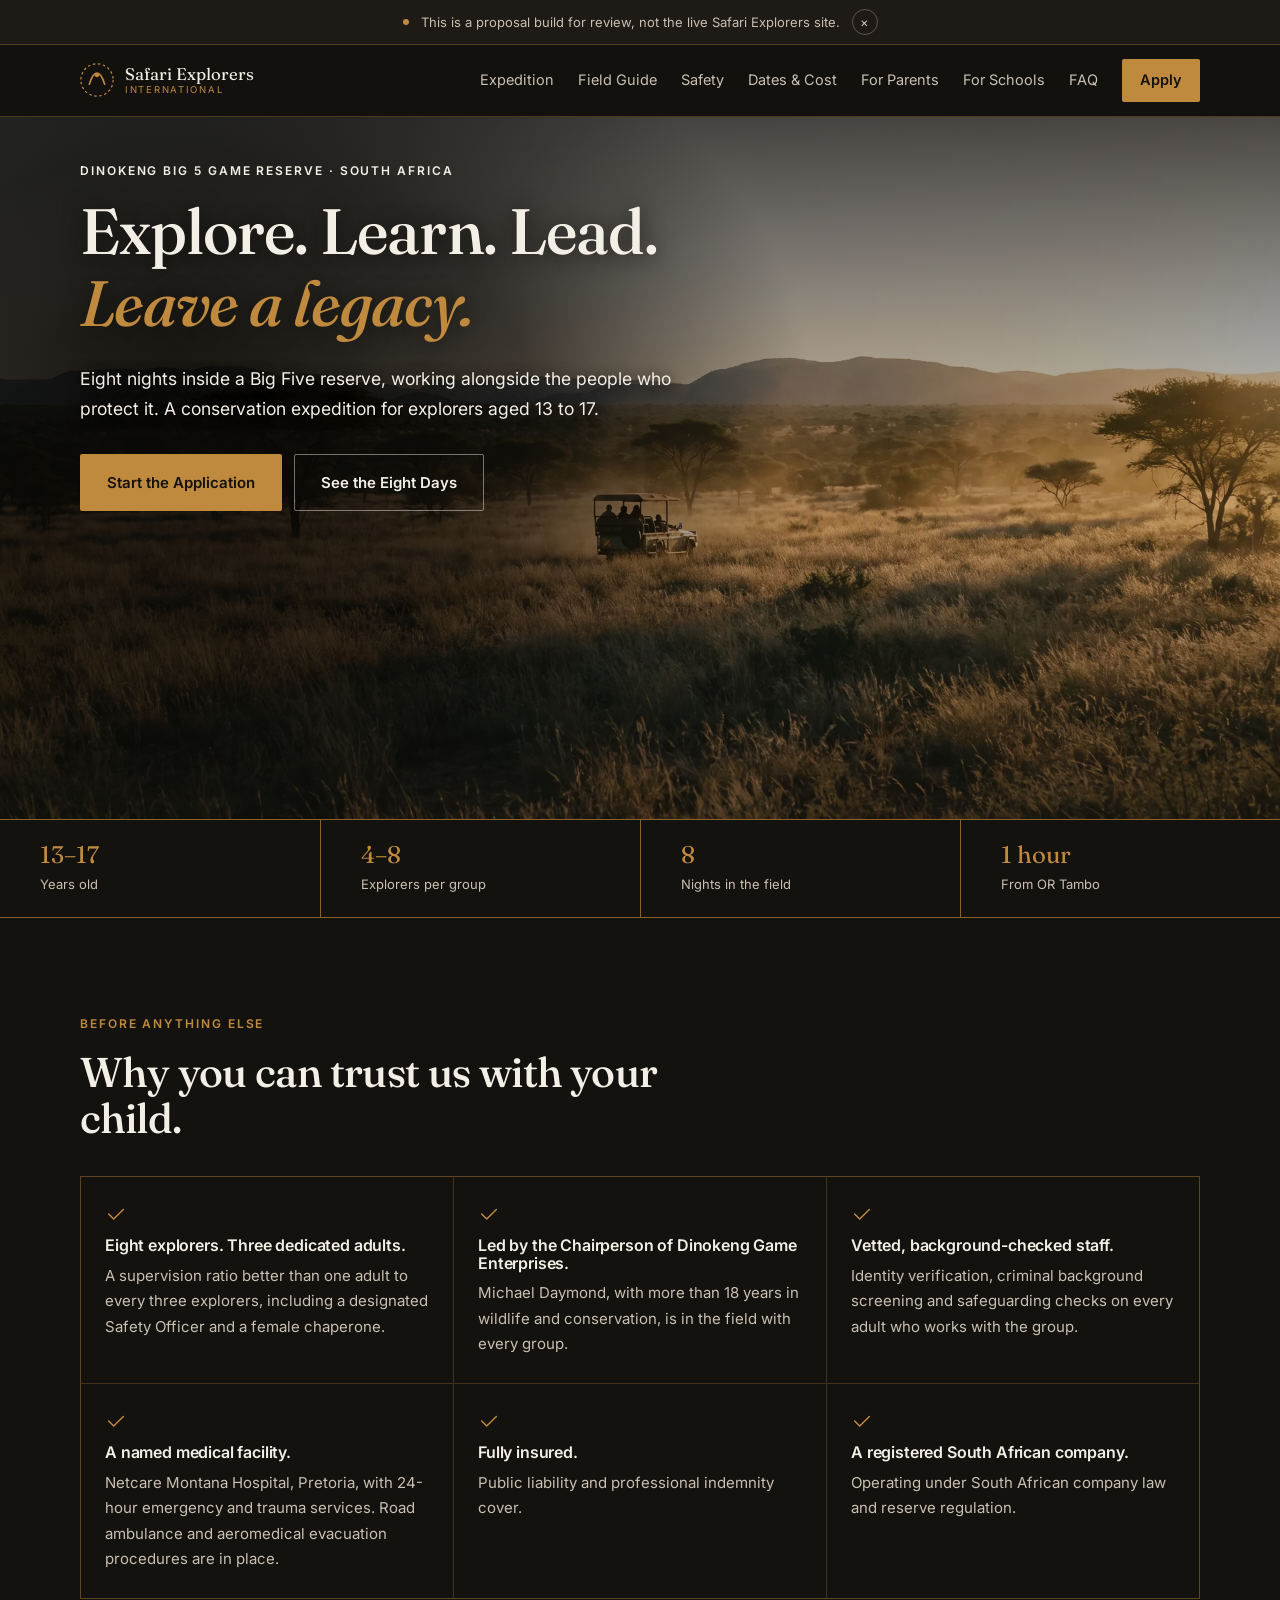
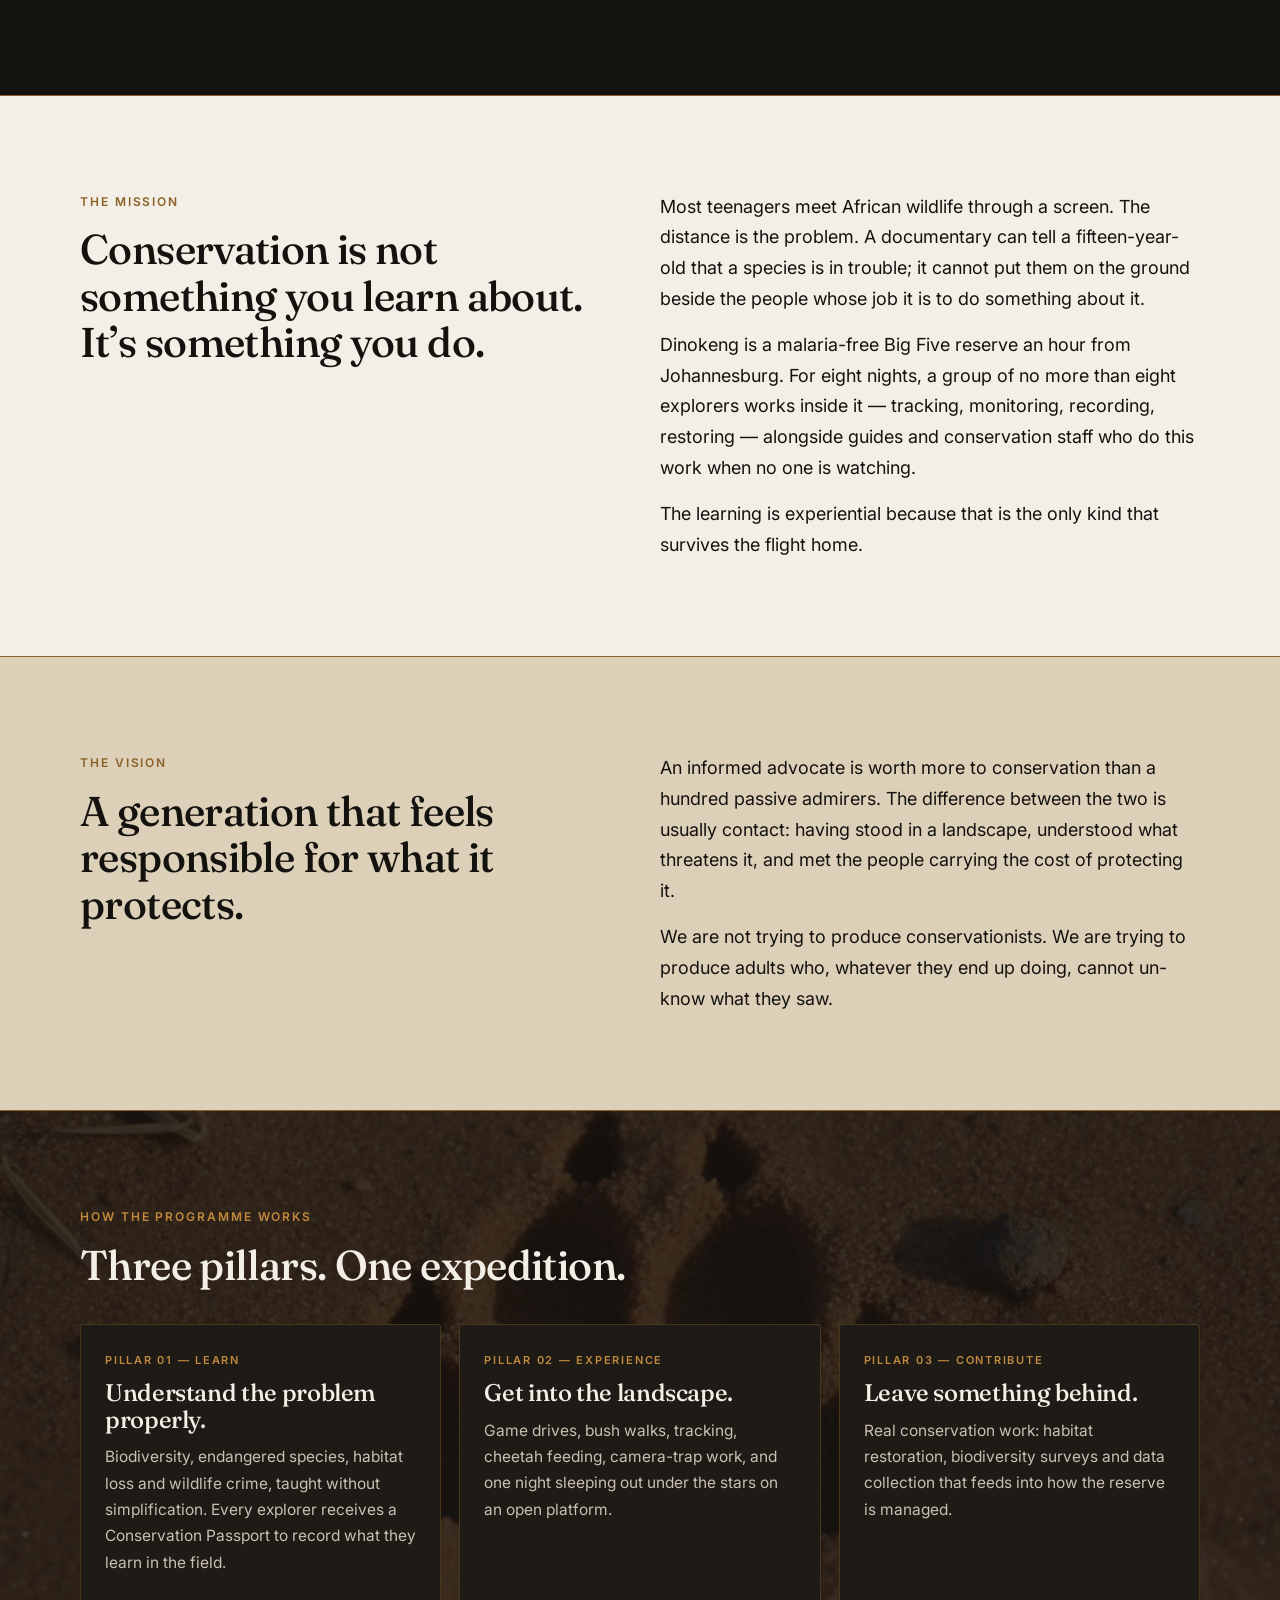
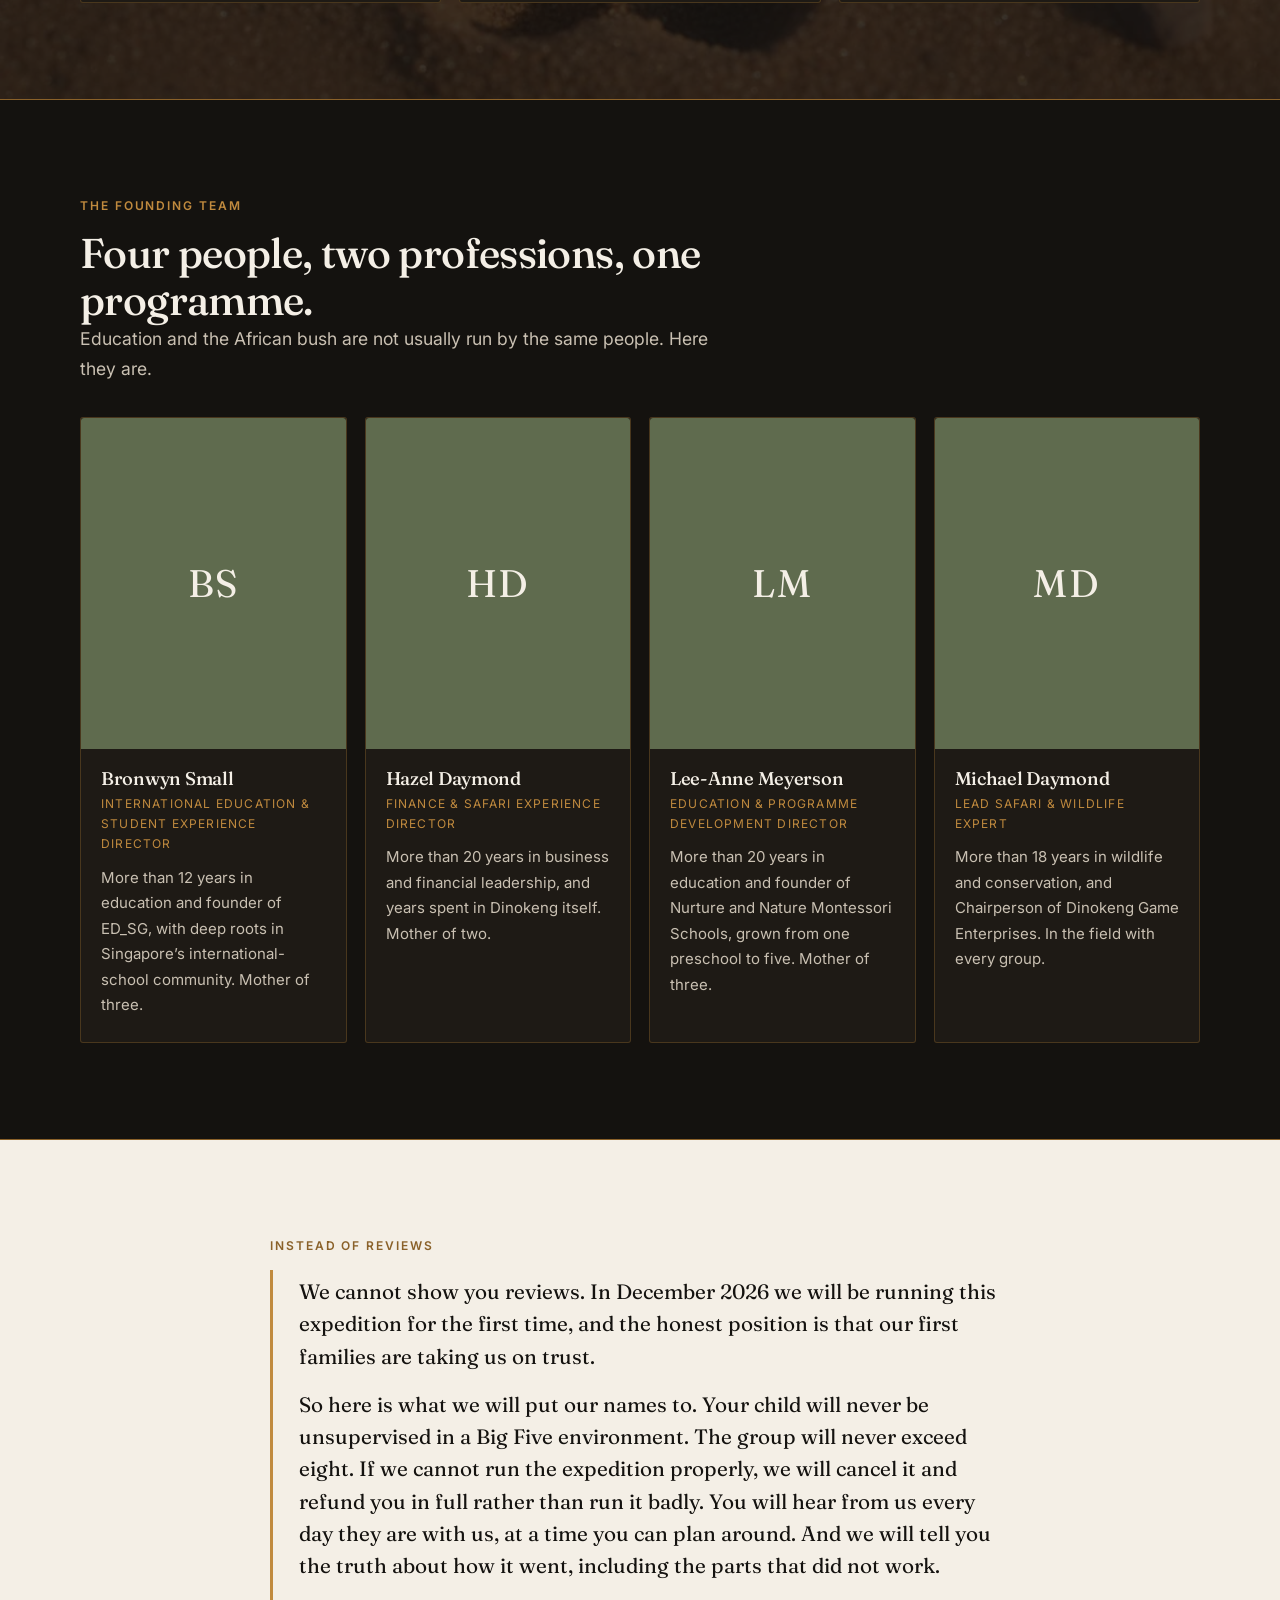
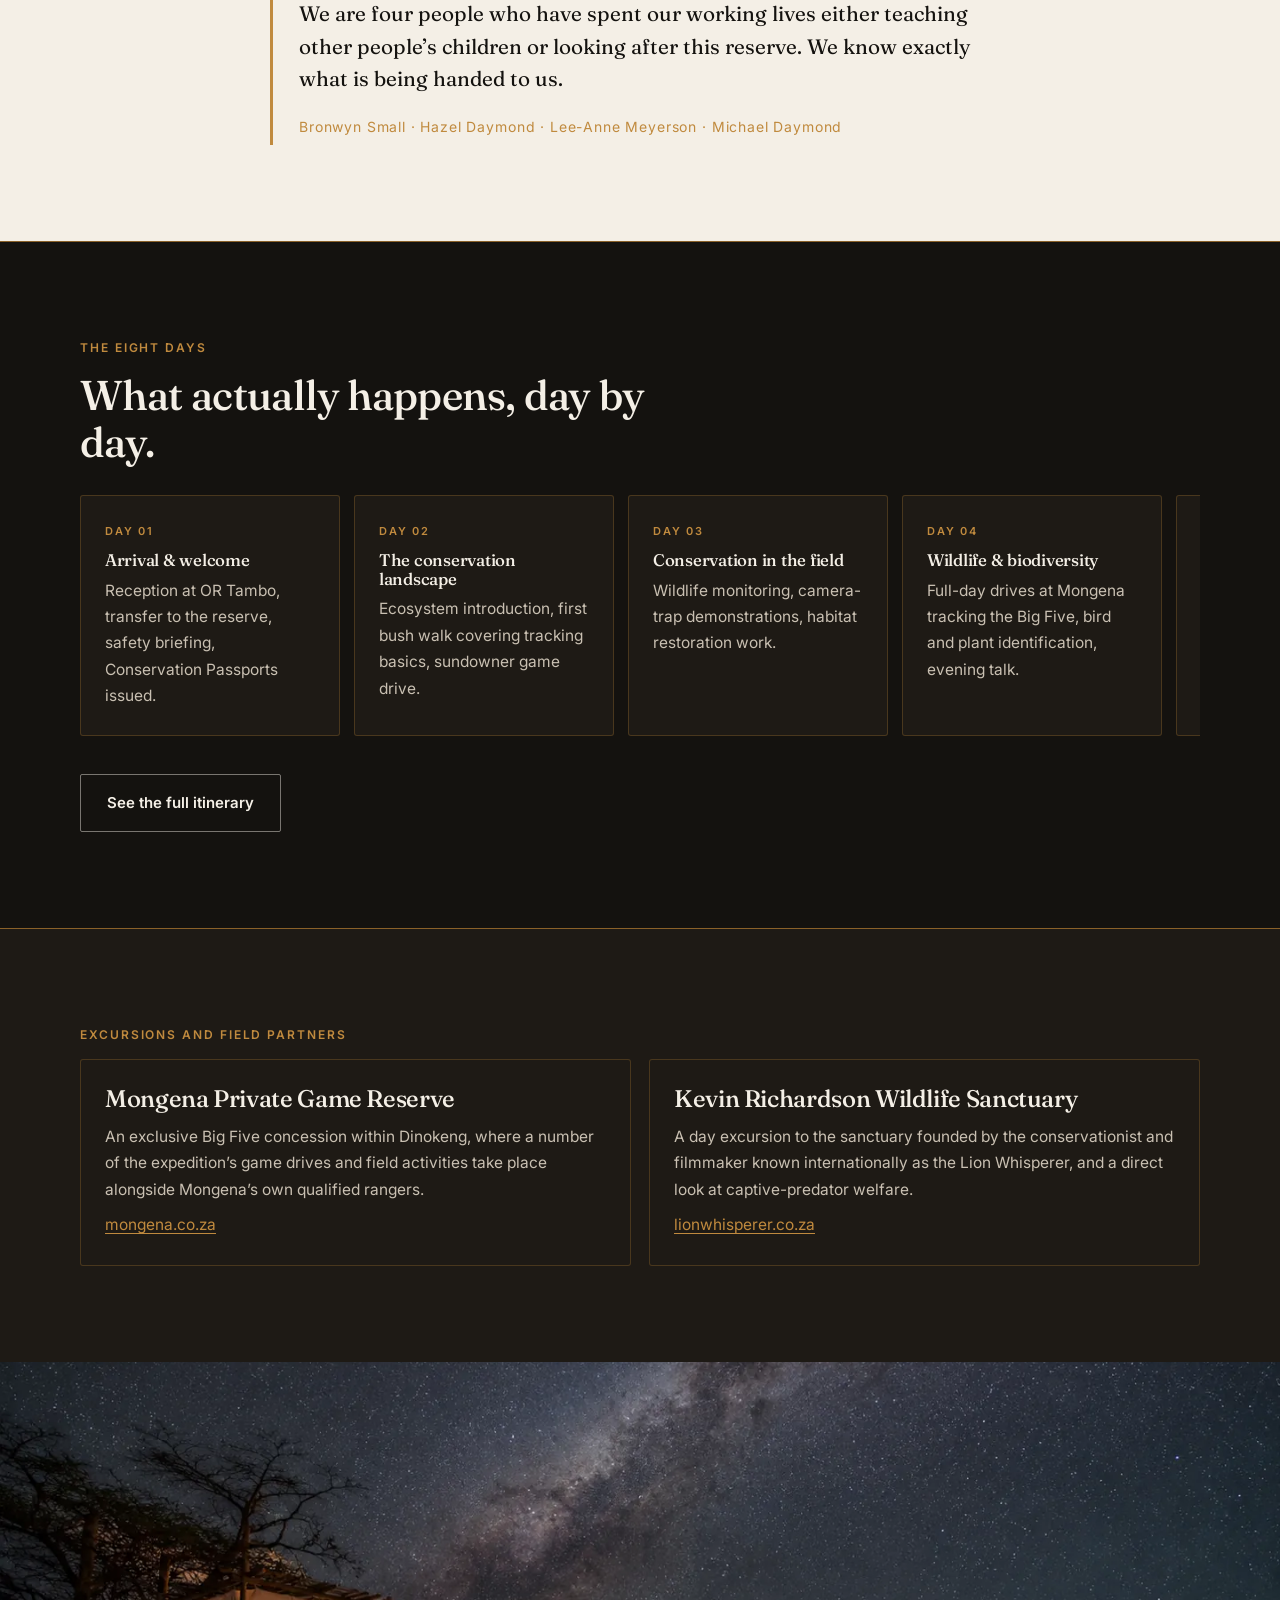
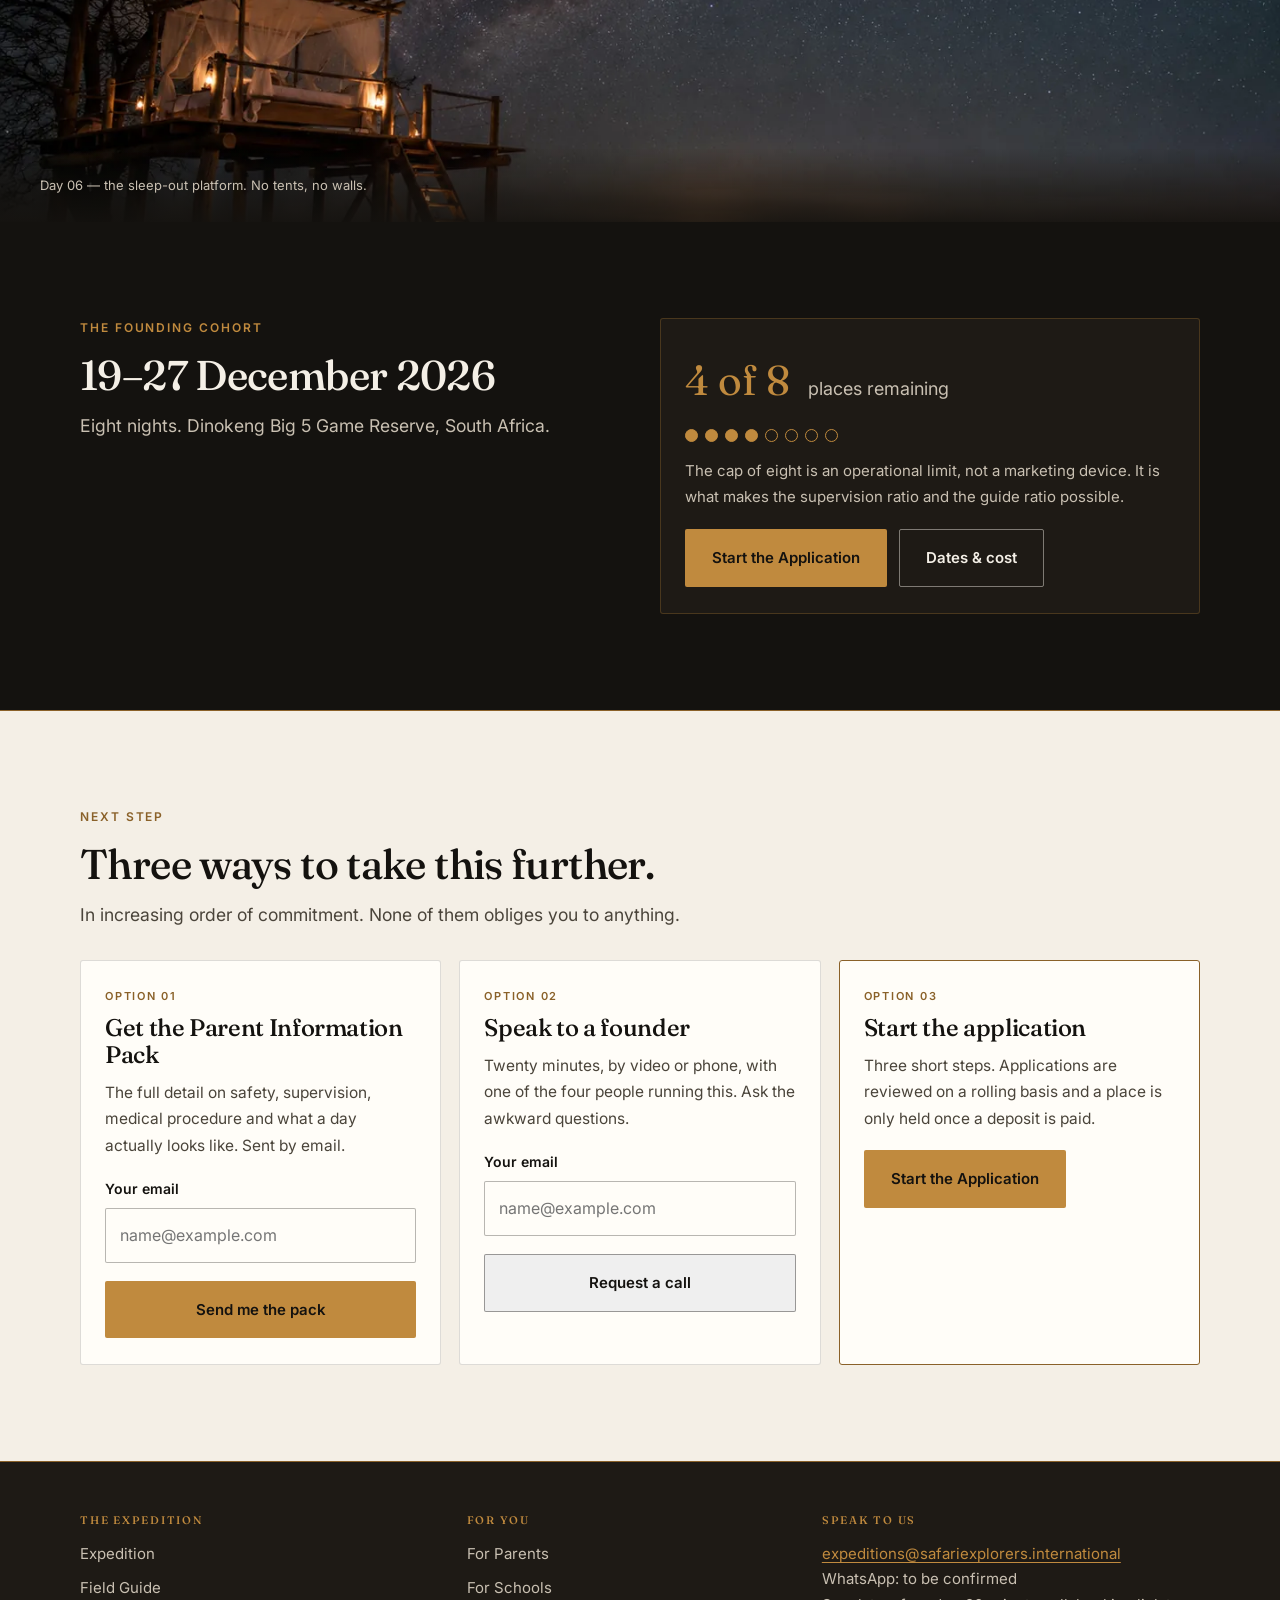
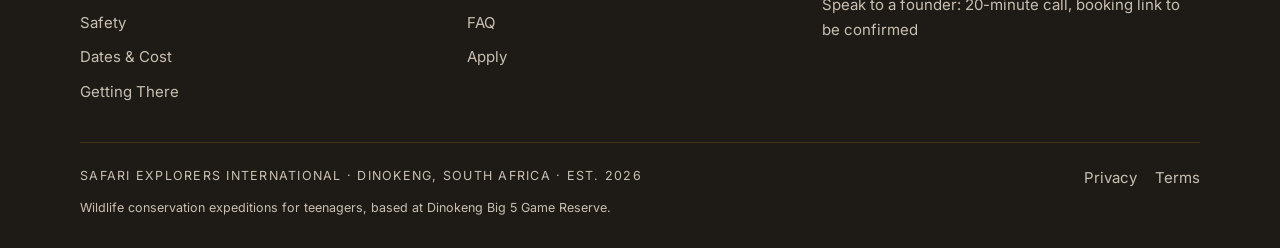
<file: index.html>
<!DOCTYPE html>
<html lang="en" class="no-js">
<head>
<meta charset="utf-8">
<meta name="viewport" content="width=device-width, initial-scale=1">
<title>Safari Explorers International — Conservation Expeditions for Teenagers</title>
<meta name="description" content="An eight-night wildlife conservation expedition for explorers aged 13 to 17 at Dinokeng Big 5 Game Reserve, South Africa. Eight explorers, three dedicated adults, one hour from OR Tambo.">
<link rel="canonical" href="https://devonhasenbroek-cmyk.github.io/safari-explorers-international/">
<meta name="theme-color" content="#14120F">
<meta name="robots" content="index,follow">

<meta property="og:type" content="website">
<meta property="og:site_name" content="Safari Explorers International">
<meta property="og:title" content="Safari Explorers International — Conservation Expeditions for Teenagers">
<meta property="og:description" content="An eight-night wildlife conservation expedition for explorers aged 13 to 17 at Dinokeng Big 5 Game Reserve, South Africa. Eight explorers, three dedicated adults, one hour from OR Tambo.">
<meta property="og:url" content="https://devonhasenbroek-cmyk.github.io/safari-explorers-international/">
<meta property="og:image" content="https://devonhasenbroek-cmyk.github.io/safari-explorers-international/assets/img/og-share.jpg">
<meta property="og:image:width" content="1200">
<meta property="og:image:height" content="630">
<meta property="og:image:alt" content="Open bushveld at sunrise in Dinokeng Big 5 Game Reserve, South Africa.">
<meta name="twitter:card" content="summary_large_image">
<meta name="twitter:title" content="Safari Explorers International — Conservation Expeditions for Teenagers">
<meta name="twitter:description" content="An eight-night wildlife conservation expedition for explorers aged 13 to 17 at Dinokeng Big 5 Game Reserve, South Africa. Eight explorers, three dedicated adults, one hour from OR Tambo.">
<meta name="twitter:image" content="https://devonhasenbroek-cmyk.github.io/safari-explorers-international/assets/img/og-share.jpg">

<link rel="icon" href="data:image/svg+xml,%3Csvg xmlns='http://www.w3.org/2000/svg' viewBox='0 0 40 40'%3E%3Crect width='40' height='40' fill='%2314120F'/%3E%3Cpath d='M11 26c2.6-8.4 6-13 9-13s6.4 4.6 9 13' fill='none' stroke='%23C08A3E' stroke-width='2.4' stroke-linecap='round'/%3E%3Ccircle cx='20' cy='15' r='2.6' fill='%23C08A3E'/%3E%3C/svg%3E">

<link rel="preconnect" href="https://fonts.googleapis.com">
<link rel="preconnect" href="https://fonts.gstatic.com" crossorigin>
<link href="https://fonts.googleapis.com/css2?family=Fraunces:opsz,wght@9..144,400;9..144,500;9..144,600&family=Inter:wght@400;500;600&display=swap" rel="stylesheet">
<link rel="stylesheet" href="assets/css/site.css">

<!-- Analytics is deliberately absent from this proposal build.
     When the founders are ready, uncomment and set the real domain.
<script defer data-domain="safariexplorers.international" src="https://plausible.io/js/script.js"></script>
-->
</head>
<body data-base="">
<a class="skip-link" href="#main">Skip to content</a>

<!-- SHARED RIBBON — keep identical across all pages -->
<div class="ribbon">
  <div class="ribbon__inner">
    <span class="ribbon__dot" aria-hidden="true"></span>
    <span>This is a proposal build for review, not the live Safari Explorers site.</span>
    <button class="ribbon__close" type="button" aria-label="Dismiss this notice">&times;</button>
  </div>
</div>
<!-- /SHARED RIBBON -->

<!-- SHARED HEADER — keep identical across all pages -->
<header class="site-header">
  <div class="wrap site-header__inner">
    <a class="brand" href="index.html">
      <svg class="brand__mark" viewBox="0 0 40 40" aria-hidden="true" focusable="false"><circle cx="20" cy="20" r="19" fill="none" stroke="#C08A3E" stroke-width="1.4" stroke-dasharray="3 3"/><path d="M11 25c2.6-8.4 6-13 9-13s6.4 4.6 9 13" fill="none" stroke="#C08A3E" stroke-width="2" stroke-linecap="round"/><circle cx="20" cy="14.5" r="2.4" fill="#C08A3E"/></svg>
      <span class="brand__text">Safari Explorers<span>International</span></span>
    </a>
    <nav class="nav" aria-label="Primary">
        <a href="expedition/">Expedition</a>
        <a href="field-guide/">Field Guide</a>
        <a href="safety/">Safety</a>
        <a href="dates-and-cost/">Dates &amp; Cost</a>
        <a href="for-parents/">For Parents</a>
        <a href="for-schools/">For Schools</a>
        <a href="faq/">FAQ</a>
      <a class="nav__cta" href="apply/">Apply</a>
    </nav>
    <button class="nav-toggle" type="button" aria-expanded="false" aria-controls="menu">
      <svg width="18" height="18" viewBox="0 0 24 24" fill="none" stroke="currentColor" stroke-width="2" aria-hidden="true"><path d="M3 6h18M3 12h18M3 18h18" stroke-linecap="round"/></svg>
      Menu
    </button>
  </div>
</header>

<div class="menu" id="menu" hidden>
  <div class="menu__top">
    <button class="menu__close" type="button" aria-label="Close menu">&times;</button>
  </div>
  <nav class="menu__list" aria-label="Mobile">
      <a href="expedition/">Expedition</a>
      <a href="field-guide/">Field Guide</a>
      <a href="safety/">Safety</a>
      <a href="dates-and-cost/">Dates &amp; Cost</a>
      <a href="for-parents/">For Parents</a>
      <a href="for-schools/">For Schools</a>
      <a href="faq/">FAQ</a>
  </nav>
  <a class="btn btn--primary menu__cta" href="apply/">Start the Application</a>
</div>
<!-- /SHARED HEADER -->

<main id="main">

<section class="hero" id="hero">
  <div class="hero__media">
    <!-- The still is the poster and the permanent fallback: it is what shows on
         reduced-motion, on a failed video load, and for the first moment of every
         visit. The film is layered over it once it can actually play. -->
    <picture><source srcset="assets/img/hero-bushveld.webp" type="image/webp"><img alt="Open bushveld at sunrise in Dinokeng, an open game-drive vehicle small in the distance beneath flat-topped acacias and a low ridge line." width="2752" height="1536" fetchpriority="high" decoding="async" src="assets/img/hero-bushveld.jpg"></picture>
    <video id="heroVideo" class="hero__video" muted loop playsinline preload="none"
           aria-hidden="true" tabindex="-1"></video>
  </div>
  <div class="hero__veil" aria-hidden="true"></div>
  <div class="wrap hero__inner">
    <p class="label">Dinokeng Big 5 Game Reserve · South Africa</p>
    <h1>Explore. Learn. Lead.<br><em class="accent">Leave a legacy.</em></h1>
    <p class="lede">Eight nights inside a Big Five reserve, working alongside the people who protect it. A conservation expedition for explorers aged 13 to 17.</p>
    <div class="btn-row">
      <a class="btn btn--primary" href="apply/">Start the Application</a>
      <a class="btn btn--outline" href="expedition/">See the Eight Days</a>
    </div>
  </div>
</section>

<div class="statbar">
  <div class="statbar__item"><div class="statbar__n">13&ndash;17</div><div class="statbar__l">Years old</div></div>
  <div class="statbar__item"><div class="statbar__n">4&ndash;8</div><div class="statbar__l">Explorers per group</div></div>
  <div class="statbar__item"><div class="statbar__n">8</div><div class="statbar__l">Nights in the field</div></div>
  <div class="statbar__item"><div class="statbar__n">1 hour</div><div class="statbar__l">From OR Tambo</div></div>
</div>

<!-- ============ TRUST ============ -->
<section class="section">
  <div class="wrap">
    <div class="reveal" style="max-width:60ch;margin-bottom:34px">
      <p class="label">Before anything else</p>
      <h2>Why you can trust us with your child.</h2>
    </div>
    <div class="trust reveal">
      <div class="trust__item">
        <svg class="trust__tick" viewBox="0 0 24 24" fill="none" stroke="currentColor" stroke-width="1.6" aria-hidden="true"><path d="M20 7L9.5 17.5 4 12" stroke-linecap="round" stroke-linejoin="round"/></svg>
        <h3>Eight explorers. Three dedicated adults.</h3>
        <p>A supervision ratio better than one adult to every three explorers, including a designated Safety Officer and a female chaperone.</p>
      </div>
      <div class="trust__item">
        <svg class="trust__tick" viewBox="0 0 24 24" fill="none" stroke="currentColor" stroke-width="1.6" aria-hidden="true"><path d="M20 7L9.5 17.5 4 12" stroke-linecap="round" stroke-linejoin="round"/></svg>
        <h3>Led by the Chairperson of Dinokeng Game Enterprises.</h3>
        <p>Michael Daymond, with more than 18 years in wildlife and conservation, is in the field with every group.</p>
      </div>
      <div class="trust__item">
        <svg class="trust__tick" viewBox="0 0 24 24" fill="none" stroke="currentColor" stroke-width="1.6" aria-hidden="true"><path d="M20 7L9.5 17.5 4 12" stroke-linecap="round" stroke-linejoin="round"/></svg>
        <h3>Vetted, background-checked staff.</h3>
        <p>Identity verification, criminal background screening and safeguarding checks on every adult who works with the group.</p>
      </div>
      <div class="trust__item">
        <svg class="trust__tick" viewBox="0 0 24 24" fill="none" stroke="currentColor" stroke-width="1.6" aria-hidden="true"><path d="M20 7L9.5 17.5 4 12" stroke-linecap="round" stroke-linejoin="round"/></svg>
        <h3>A named medical facility.</h3>
        <p>Netcare Montana Hospital, Pretoria, with 24-hour emergency and trauma services. Road ambulance and aeromedical evacuation procedures are in place.</p>
      </div>
      <div class="trust__item">
        <svg class="trust__tick" viewBox="0 0 24 24" fill="none" stroke="currentColor" stroke-width="1.6" aria-hidden="true"><path d="M20 7L9.5 17.5 4 12" stroke-linecap="round" stroke-linejoin="round"/></svg>
        <h3>Fully insured.</h3>
        <p>Public liability and professional indemnity cover.
          <!-- CLIENT TO SUPPLY: insurer name and policy numbers. Until supplied this claim is unevidenced. -->
        </p>
      </div>
      <div class="trust__item">
        <svg class="trust__tick" viewBox="0 0 24 24" fill="none" stroke="currentColor" stroke-width="1.6" aria-hidden="true"><path d="M20 7L9.5 17.5 4 12" stroke-linecap="round" stroke-linejoin="round"/></svg>
        <h3>A registered South African company.</h3>
        <p>Operating under South African company law and reserve regulation.
          <!-- CLIENT TO SUPPLY: registered company name and registration number. -->
        </p>
      </div>

      <!-- SATSA MEMBERSHIP — COMMENTED OUT DELIBERATELY.
           CLIENT TO VERIFY: is the company a member of SATSA (Southern Africa Tourism
           Services Association)? SATSA membership is the single most valuable trust
           credential available to a South African operator and does the same job that
           ABTA does for a UK competitor. It is bonded, independently verifiable, and it
           is the first thing an informed parent will look for.
           This block stays commented out until membership is confirmed. Do not display
           an accreditation the venture does not hold.
           LAUNCH PRIORITY: apply for SATSA membership.
      <div class="trust__item">
        <svg class="trust__tick" viewBox="0 0 24 24" fill="none" stroke="currentColor" stroke-width="1.6" aria-hidden="true"><path d="M20 7L9.5 17.5 4 12" stroke-linecap="round" stroke-linejoin="round"/></svg>
        <h3>SATSA member.</h3>
        <p>Bonded membership of the Southern Africa Tourism Services Association.</p>
      </div>
      -->
    </div>
  </div>
</section>

<!-- ============ MISSION ============ -->
<section class="section on-light">
  <div class="wrap">
    <div class="grid grid--2" style="gap:40px">
      <div class="reveal">
        <p class="label">The mission</p>
        <h2>Conservation is not something you learn about. It&rsquo;s something you do.</h2>
      </div>
      <div class="reveal stack measure">
        <p>Most teenagers meet African wildlife through a screen. The distance is the problem. A documentary can tell a fifteen-year-old that a species is in trouble; it cannot put them on the ground beside the people whose job it is to do something about it.</p>
        <p>Dinokeng is a malaria-free Big Five reserve an hour from Johannesburg. For eight nights, a group of no more than eight explorers works inside it &mdash; tracking, monitoring, recording, restoring &mdash; alongside guides and conservation staff who do this work when no one is watching.</p>
        <p>The learning is experiential because that is the only kind that survives the flight home.</p>
      </div>
    </div>
  </div>
</section>

<!-- ============ VISION ============ -->
<section class="section on-sand">
  <div class="wrap">
    <div class="grid grid--2" style="gap:40px">
      <div class="reveal">
        <p class="label">The vision</p>
        <h2>A generation that feels responsible for what it protects.</h2>
      </div>
      <div class="reveal stack measure">
        <p>An informed advocate is worth more to conservation than a hundred passive admirers. The difference between the two is usually contact: having stood in a landscape, understood what threatens it, and met the people carrying the cost of protecting it.</p>
        <p>We are not trying to produce conservationists. We are trying to produce adults who, whatever they end up doing, cannot un-know what they saw.</p>
      </div>
    </div>
  </div>
</section>

<!-- ============ PILLARS ============ -->
<section class="section band">
  <div class="band__media">
    <picture><source srcset="assets/img/spoor-sand.webp" type="image/webp"><img alt="" width="1184" height="864" loading="lazy" decoding="async" aria-hidden="true" src="assets/img/spoor-sand.jpg"></picture>
  </div>
  <div class="band__veil" aria-hidden="true"></div>
  <div class="wrap">
    <div class="reveal" style="max-width:56ch;margin-bottom:36px">
      <p class="label">How the programme works</p>
      <h2>Three pillars. One expedition.</h2>
    </div>
    <div class="grid grid--3">
      <div class="card reveal">
        <div class="card__n">Pillar 01 &mdash; Learn</div>
        <h3>Understand the problem properly.</h3>
        <p>Biodiversity, endangered species, habitat loss and wildlife crime, taught without simplification. Every explorer receives a Conservation Passport to record what they learn in the field.</p>
      </div>
      <div class="card reveal">
        <div class="card__n">Pillar 02 &mdash; Experience</div>
        <h3>Get into the landscape.</h3>
        <p>Game drives, bush walks, tracking, cheetah feeding, camera-trap work, and one night sleeping out under the stars on an open platform.</p>
      </div>
      <div class="card reveal">
        <div class="card__n">Pillar 03 &mdash; Contribute</div>
        <h3>Leave something behind.</h3>
        <p>Real conservation work: habitat restoration, biodiversity surveys and data collection that feeds into how the reserve is managed.</p>
      </div>
    </div>
  </div>
</section>

<!-- ============ TEAM ============ -->
<section class="section">
  <div class="wrap">
    <div class="reveal" style="max-width:58ch;margin-bottom:34px">
      <p class="label">The founding team</p>
      <h2>Four people, two professions, one programme.</h2>
      <p class="lede">Education and the African bush are not usually run by the same people. Here they are.</p>
    </div>
    <div class="grid grid--4">
      <article class="person reveal">
        <!-- CLIENT TO SUPPLY: team photograph (portrait, 4:5, min 800px wide) -->
        <div class="person__mono" aria-hidden="true">BS</div>
        <div class="person__body">
          <h3>Bronwyn Small</h3>
          <div class="person__role">International Education &amp; Student Experience Director</div>
          <p>More than 12 years in education and founder of ED_SG, with deep roots in Singapore&rsquo;s international-school community. Mother of three.</p>
        </div>
      </article>
      <article class="person reveal">
        <!-- CLIENT TO SUPPLY: team photograph (portrait, 4:5, min 800px wide) -->
        <div class="person__mono" aria-hidden="true">HD</div>
        <div class="person__body">
          <h3>Hazel Daymond</h3>
          <div class="person__role">Finance &amp; Safari Experience Director</div>
          <p>More than 20 years in business and financial leadership, and years spent in Dinokeng itself. Mother of two.</p>
        </div>
      </article>
      <article class="person reveal">
        <!-- CLIENT TO SUPPLY: team photograph (portrait, 4:5, min 800px wide) -->
        <div class="person__mono" aria-hidden="true">LM</div>
        <div class="person__body">
          <h3>Lee-Anne Meyerson</h3>
          <div class="person__role">Education &amp; Programme Development Director</div>
          <p>More than 20 years in education and founder of Nurture and Nature Montessori Schools, grown from one preschool to five. Mother of three.</p>
        </div>
      </article>
      <article class="person reveal">
        <!-- CLIENT TO SUPPLY: team photograph (portrait, 4:5, min 800px wide) -->
        <div class="person__mono" aria-hidden="true">MD</div>
        <div class="person__body">
          <h3>Michael Daymond</h3>
          <div class="person__role">Lead Safari &amp; Wildlife Expert</div>
          <p>More than 18 years in wildlife and conservation, and Chairperson of Dinokeng Game Enterprises. In the field with every group.</p>
        </div>
      </article>
    </div>
  </div>
</section>

<!-- ============ FOUNDERS' STATEMENT (in place of testimonials) ============ -->
<section class="section on-light">
  <div class="wrap-narrow">
    <p class="label">Instead of reviews</p>

    <!-- TESTIMONIALS: component is built below and ready to use.
         Do NOT populate with invented or placeholder quotes.
         Uncomment and fill only with real, written-consent quotes
         from the December 2026 cohort. -->

    <div class="statement reveal">
      <p>We cannot show you reviews. In December 2026 we will be running this expedition for the first time, and the honest position is that our first families are taking us on trust.</p>
      <p style="margin-top:1rem">So here is what we will put our names to. Your child will never be unsupervised in a Big Five environment. The group will never exceed eight. If we cannot run the expedition properly, we will cancel it and refund you in full rather than run it badly. You will hear from us every day they are with us, at a time you can plan around. And we will tell you the truth about how it went, including the parts that did not work.</p>
      <p style="margin-top:1rem">We are four people who have spent our working lives either teaching other people&rsquo;s children or looking after this reserve. We know exactly what is being handed to us.</p>
      <div class="statement__sign">Bronwyn Small · Hazel Daymond · Lee-Anne Meyerson · Michael Daymond</div>
    </div>

    <!-- ============================================================
         TESTIMONIAL CAROUSEL — BUILT AND READY, DELIBERATELY DISABLED.
         Populate ONLY with real quotes for which written consent is held.
         Never use a placeholder name or an invented quote here.

    <div class="grid grid--3" style="margin-top:40px">
      <figure class="card">
        <blockquote><p>REAL QUOTE GOES HERE.</p></blockquote>
        <figcaption class="card__n" style="margin-top:14px">PARENT NAME · CITY · DEC 2026 COHORT</figcaption>
      </figure>
      <figure class="card">
        <blockquote><p>REAL QUOTE GOES HERE.</p></blockquote>
        <figcaption class="card__n" style="margin-top:14px">PARENT NAME · CITY · DEC 2026 COHORT</figcaption>
      </figure>
      <figure class="card">
        <blockquote><p>REAL QUOTE GOES HERE.</p></blockquote>
        <figcaption class="card__n" style="margin-top:14px">PARENT NAME · CITY · DEC 2026 COHORT</figcaption>
      </figure>
    </div>
    ============================================================ -->
  </div>
</section>

<!-- ============ EXPEDITION TEASER ============ -->
<section class="section">
  <div class="wrap">
    <div class="reveal" style="max-width:56ch;margin-bottom:30px">
      <p class="label">The eight days</p>
      <h2>What actually happens, day by day.</h2>
    </div>
    <div class="scroller reveal">
      <article class="card">
        <div class="card__n">Day 01</div>
        <h3 style="font-size:1.05rem">Arrival &amp; welcome</h3>
        <p style="margin-top:.5em">Reception at OR Tambo, transfer to the reserve, safety briefing, Conservation Passports issued.</p>
      </article>
      <article class="card">
        <div class="card__n">Day 02</div>
        <h3 style="font-size:1.05rem">The conservation landscape</h3>
        <p style="margin-top:.5em">Ecosystem introduction, first bush walk covering tracking basics, sundowner game drive.</p>
      </article>
      <article class="card">
        <div class="card__n">Day 03</div>
        <h3 style="font-size:1.05rem">Conservation in the field</h3>
        <p style="margin-top:.5em">Wildlife monitoring, camera-trap demonstrations, habitat restoration work.</p>
      </article>
      <article class="card">
        <div class="card__n">Day 04</div>
        <h3 style="font-size:1.05rem">Wildlife &amp; biodiversity</h3>
        <p style="margin-top:.5em">Full-day drives at Mongena tracking the Big Five, bird and plant identification, evening talk.</p>
      </article>
      <article class="card">
        <div class="card__n">Day 05</div>
        <h3 style="font-size:1.05rem">Predators &amp; awareness</h3>
        <p style="margin-top:.5em">Kevin Richardson Wildlife Sanctuary, bush-skills session, night drive for nocturnal species.</p>
      </article>
      <article class="card">
        <div class="card__n">Day 06</div>
        <h3 style="font-size:1.05rem">Sleeping under the stars</h3>
        <p style="margin-top:.5em">Radio-telemetry demonstration, then a night on an open sleep-out platform. No tents, no walls.</p>
      </article>
      <article class="card">
        <div class="card__n">Day 07</div>
        <h3 style="font-size:1.05rem">People, culture &amp; conservation</h3>
        <p style="margin-top:.5em">Human-wildlife coexistence, community cultural exchange, leadership workshop.</p>
      </article>
      <article class="card">
        <div class="card__n">Days 08&ndash;09</div>
        <h3 style="font-size:1.05rem">Legacy day &amp; departure</h3>
        <p style="margin-top:.5em">Passport reflections, explorer presentations, certificate ceremony, transfer to OR Tambo.</p>
      </article>
    </div>
    <div class="btn-row" style="margin-top:26px">
      <a class="btn btn--outline" href="expedition/">See the full itinerary</a>
    </div>
  </div>
</section>

<!-- ============ PARTNERS ============ -->
<section class="section on-soft">
  <div class="wrap">
    <p class="label">Excursions and field partners</p>
    <!-- CLIENT TO OBTAIN written permission before displaying either partner's logo or trade mark.
         Text lockups only until that permission is held in writing. -->
    <div class="grid grid--2 reveal" style="margin-top:8px">
      <div class="card">
        <h3>Mongena Private Game Reserve</h3>
        <p>An exclusive Big Five concession within Dinokeng, where a number of the expedition&rsquo;s game drives and field activities take place alongside Mongena&rsquo;s own qualified rangers.</p>
        <p style="margin-top:.6em"><a href="https://www.mongena.co.za/" rel="noopener noreferrer" target="_blank">mongena.co.za</a></p>
      </div>
      <div class="card">
        <h3>Kevin Richardson Wildlife Sanctuary</h3>
        <p>A day excursion to the sanctuary founded by the conservationist and filmmaker known internationally as the Lion Whisperer, and a direct look at captive-predator welfare.</p>
        <p style="margin-top:.6em"><a href="https://www.lionwhisperer.co.za/" rel="noopener noreferrer" target="_blank">lionwhisperer.co.za</a></p>
      </div>
    </div>
  </div>
</section>

<!-- ============ DATES / PLACES ============ -->
<div class="bleed">
  <picture><source srcset="assets/img/sleepout-night.webp" type="image/webp"><img alt="A raised wooden sleep-out platform lit by lanterns beneath the full arc of the Milky Way, with a herd moving across the plain on the horizon." width="1448" height="1086" loading="lazy" decoding="async" style="object-position:center 42%" src="assets/img/sleepout-night.jpg"></picture>
  <div class="bleed__cap">Day 06 &mdash; the sleep-out platform. No tents, no walls.</div>
</div>

<section class="section">
  <div class="wrap">
    <div class="grid grid--2" style="gap:40px;align-items:start">
      <div class="reveal">
        <p class="label">The founding cohort</p>
        <h2>19&ndash;27 December 2026</h2>
        <p class="lede" style="margin-top:12px">Eight nights. Dinokeng Big 5 Game Reserve, South Africa.</p>
      </div>
      <div class="reveal card">
        <div class="places">
          <span class="places__n"><span data-places="remaining">4</span> of <span data-places="total">8</span></span>
          <span style="color:var(--bone-dim)">places remaining</span>
        </div>
        <div class="places__dots" data-places="dots"></div>
        <p style="margin-top:16px;font-size:15px">The cap of eight is an operational limit, not a marketing device. It is what makes the supervision ratio and the guide ratio possible.</p>
        <div class="btn-row" style="margin-top:20px">
          <a class="btn btn--primary" href="apply/">Start the Application</a>
          <a class="btn btn--outline" href="dates-and-cost/">Dates &amp; cost</a>
        </div>
      </div>
    </div>
  </div>
</section>

<!-- ============ FINAL CTA ============ -->
<section class="section on-light">
  <div class="wrap">
    <div class="reveal" style="max-width:56ch;margin-bottom:30px">
      <p class="label">Next step</p>
      <h2>Three ways to take this further.</h2>
      <p class="lede" style="margin-top:12px">In increasing order of commitment. None of them obliges you to anything.</p>
    </div>
    <div class="grid grid--3">
      <div class="card reveal">
        <div class="card__n">Option 01</div>
        <h3>Get the Parent Information Pack</h3>
        <p>The full detail on safety, supervision, medical procedure and what a day actually looks like. Sent by email.</p>
        <form class="form" style="margin-top:18px" name="parent-pack" method="POST"
              data-netlify="true" netlify-honeypot="bot-field" data-demo-form="pack"
              action="thank-you/index.html">
          <!-- On Netlify, remove the JS intercept in site.js (see DEMO_MODE flag) and this posts natively to Netlify Forms. -->
          <input type="hidden" name="form-name" value="parent-pack">
          <p class="hp"><label>Do not fill this in <input class="hp-input" name="bot-field" tabindex="-1" autocomplete="off"></label></p>
          <div class="field">
            <label for="pack-email">Your email</label>
            <input id="pack-email" name="email" type="email" required data-label="Email" autocomplete="email" placeholder="name@example.com">
            <p class="field__err" hidden></p>
          </div>
          <button class="btn btn--primary" type="submit">Send me the pack</button>
        </form>
      </div>
      <div class="card reveal">
        <div class="card__n">Option 02</div>
        <h3>Speak to a founder</h3>
        <p>Twenty minutes, by video or phone, with one of the four people running this. Ask the awkward questions.</p>
        <form class="form" style="margin-top:18px" name="founder-call" method="POST"
              data-netlify="true" netlify-honeypot="bot-field" data-demo-form="call"
              action="thank-you/index.html">
          <!-- On Netlify, remove the JS intercept in site.js (see DEMO_MODE flag) and this posts natively to Netlify Forms. -->
          <input type="hidden" name="form-name" value="founder-call">
          <p class="hp"><label>Do not fill this in <input class="hp-input" name="bot-field" tabindex="-1" autocomplete="off"></label></p>
          <div class="field">
            <label for="call-email">Your email</label>
            <input id="call-email" name="email" type="email" required data-label="Email" autocomplete="email" placeholder="name@example.com">
            <p class="field__err" hidden></p>
          </div>
          <button class="btn btn--outline" type="submit">Request a call</button>
        </form>
        <!-- CLIENT TO SUPPLY: replace with a real scheduling link (Calendly or similar) at launch. -->
      </div>
      <div class="card reveal" style="border-color:var(--brass-lo)">
        <div class="card__n">Option 03</div>
        <h3>Start the application</h3>
        <p>Three short steps. Applications are reviewed on a rolling basis and a place is only held once a deposit is paid.</p>
        <div class="btn-row" style="margin-top:18px">
          <a class="btn btn--primary" href="apply/">Start the Application</a>
        </div>
      </div>
    </div>
  </div>
</section>

</main>

<!-- SHARED FOOTER — keep identical across all pages -->
<footer class="site-footer">
  <div class="wrap">
    <div class="footer-grid">
      <div>
        <h2>The expedition</h2>
        <div class="footer-links">
          <a href="expedition/">Expedition</a>
          <a href="field-guide/">Field Guide</a>
          <a href="safety/">Safety</a>
          <a href="dates-and-cost/">Dates &amp; Cost</a>
          <a href="getting-there/">Getting There</a>
        </div>
      </div>
      <div>
        <h2>For you</h2>
        <div class="footer-links">
          <a href="for-parents/">For Parents</a>
          <a href="for-schools/">For Schools</a>
          <a href="faq/">FAQ</a>
          <a href="apply/">Apply</a>
        </div>
      </div>
      <div class="footer-contact">
        <h2>Speak to us</h2>
        <p>
          <a href="mailto:expeditions@safariexplorers.international">expeditions@safariexplorers.international</a><br>
          <!-- CLIENT TO SUPPLY: WhatsApp business number -->
          WhatsApp: to be confirmed<br>
          <!-- CLIENT TO SUPPLY: scheduling link for founder calls (Calendly or similar) -->
          Speak to a founder: 20-minute call, booking link to be confirmed
        </p>
      </div>
    </div>
    <div class="legal">
      <span class="legal__mark">SAFARI EXPLORERS INTERNATIONAL · DINOKENG, SOUTH AFRICA · EST. 2026</span>
      <span class="footer-links" style="flex-direction:row;gap:18px">
        <a href="privacy/">Privacy</a>
        <a href="terms/">Terms</a>
      </span>
    </div>
    <p class="legal" style="border:0;margin-top:6px;padding-top:0">
      Wildlife conservation expeditions for teenagers, based at Dinokeng Big 5 Game Reserve.
    </p>
  </div>
</footer>
<!-- /SHARED FOOTER -->

<script src="assets/js/site.js"></script>
<script type="application/ld+json">
{
  "@context": "https://schema.org",
  "@graph": [
    {
      "@type": "Organization",
      "@id": "https://devonhasenbroek-cmyk.github.io/safari-explorers-international/#organization",
      "name": "Safari Explorers International",
      "url": "https://devonhasenbroek-cmyk.github.io/safari-explorers-international/",
      "email": "expeditions@safariexplorers.international",
      "foundingDate": "2026",
      "description": "Eight-night wildlife conservation expeditions for 13 to 17 year olds at Dinokeng Big 5 Game Reserve, South Africa.",
      "areaServed": ["Singapore", "United Arab Emirates", "Australia"],
      "address": { "@type": "PostalAddress", "addressRegion": "Gauteng", "addressCountry": "ZA" }
    },
    {
      "@type": "TouristTrip",
      "@id": "https://devonhasenbroek-cmyk.github.io/safari-explorers-international/#trip",
      "name": "Safari Explorers International — Founding Cohort",
      "description": "An eight-night wildlife conservation expedition for explorers aged 13 to 17 in Dinokeng Big 5 Game Reserve, South Africa. Maximum eight explorers with three dedicated adults.",
      "url": "https://devonhasenbroek-cmyk.github.io/safari-explorers-international/expedition/",
      "provider": { "@id": "https://devonhasenbroek-cmyk.github.io/safari-explorers-international/#organization" },
      "touristType": "Students aged 13 to 17",
      "itinerary": {
        "@type": "ItemList",
        "numberOfItems": 8,
        "itemListElement": [
          { "@type": "ListItem", "position": 1, "name": "Arrival and welcome to Dinokeng" },
          { "@type": "ListItem", "position": 2, "name": "Understanding South Africa's conservation landscape" },
          { "@type": "ListItem", "position": 3, "name": "Conservation in the field" },
          { "@type": "ListItem", "position": 4, "name": "Wildlife and biodiversity day" },
          { "@type": "ListItem", "position": 5, "name": "Predators and nature awareness" },
          { "@type": "ListItem", "position": 6, "name": "Sleeping under the stars" },
          { "@type": "ListItem", "position": 7, "name": "People, culture and conservation" },
          { "@type": "ListItem", "position": 8, "name": "Legacy day and departure" }
        ]
      }
    }
  ]
}
</script>
</body>
</html>
</file>
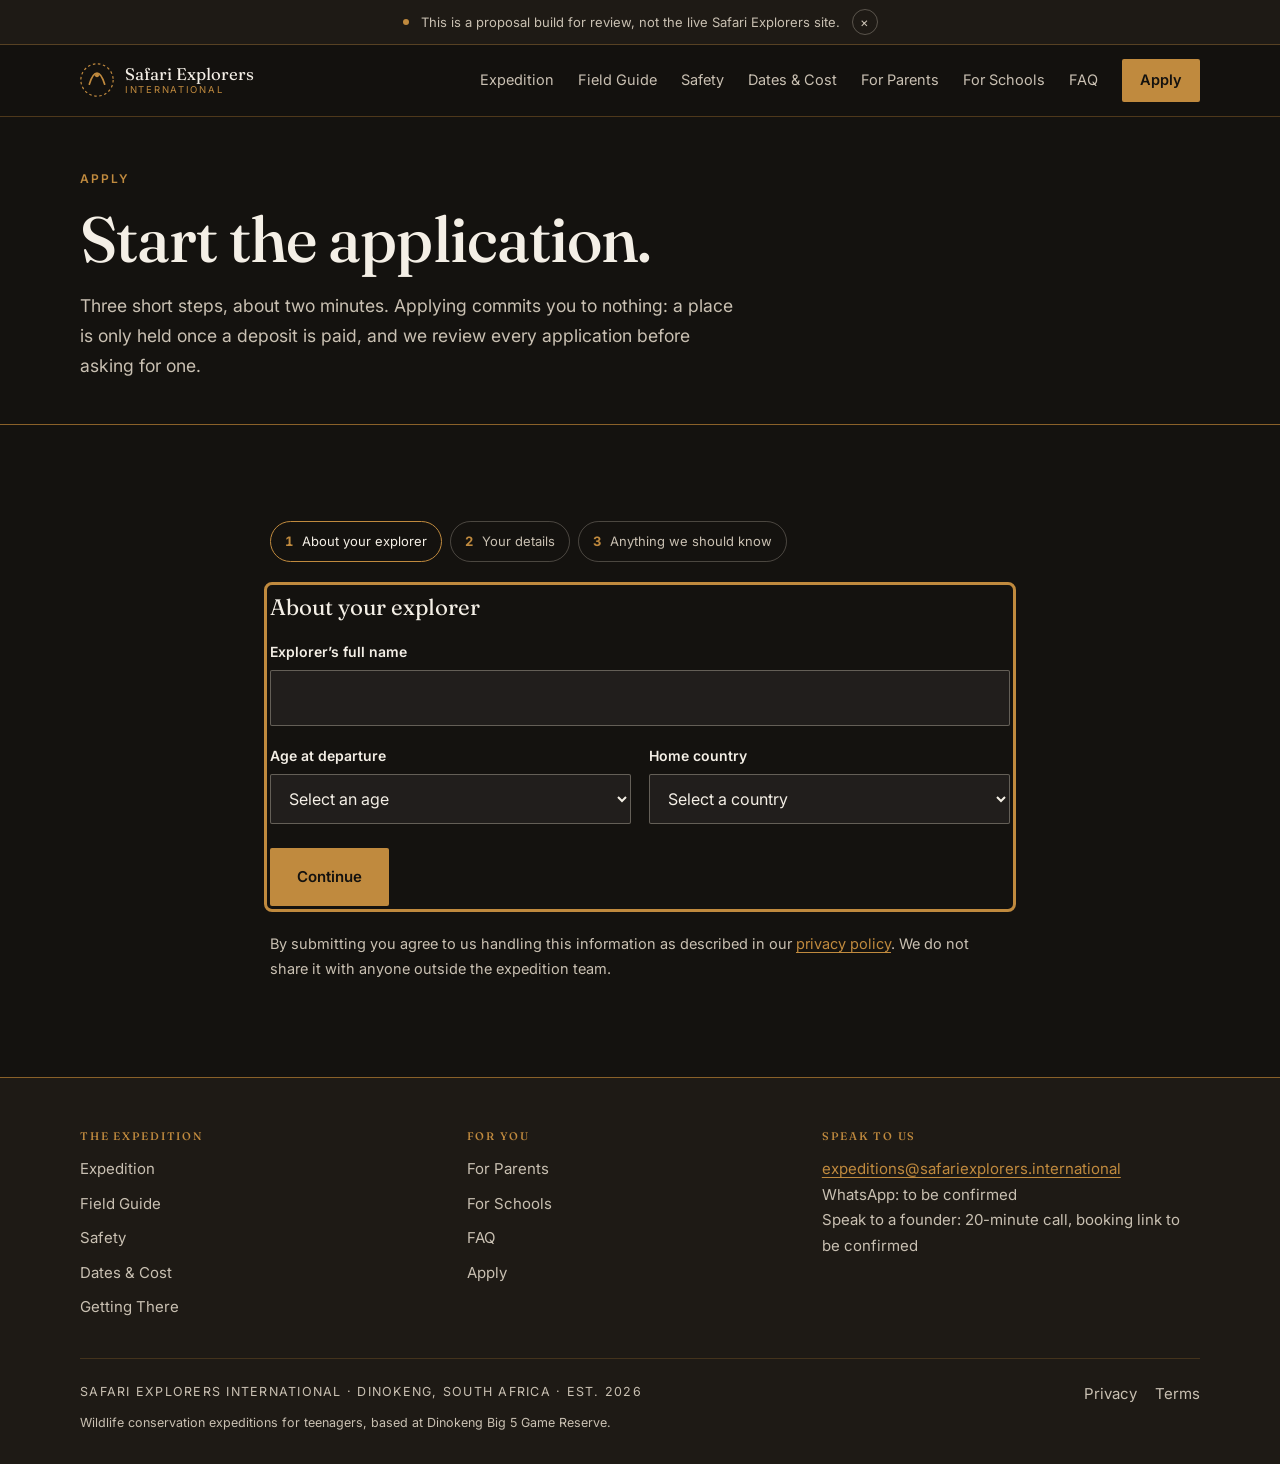
<file: apply/index.html>
<!DOCTYPE html>
<html lang="en" class="no-js">
<head>
<meta charset="utf-8">
<meta name="viewport" content="width=device-width, initial-scale=1">
<title>Apply | Safari Explorers International</title>
<meta name="description" content="Three short steps. Applications are reviewed on a rolling basis and applying commits you to nothing.">
<link rel="canonical" href="https://devonhasenbroek-cmyk.github.io/safari-explorers-international/apply/">
<meta name="theme-color" content="#14120F">
<meta name="robots" content="index,follow">

<meta property="og:type" content="website">
<meta property="og:site_name" content="Safari Explorers International">
<meta property="og:title" content="Apply | Safari Explorers International">
<meta property="og:description" content="Three short steps. Applications are reviewed on a rolling basis and applying commits you to nothing.">
<meta property="og:url" content="https://devonhasenbroek-cmyk.github.io/safari-explorers-international/apply/">
<meta property="og:image" content="https://devonhasenbroek-cmyk.github.io/safari-explorers-international/assets/img/og-share.jpg">
<meta property="og:image:width" content="1200">
<meta property="og:image:height" content="630">
<meta property="og:image:alt" content="Open bushveld at sunrise in Dinokeng Big 5 Game Reserve, South Africa.">
<meta name="twitter:card" content="summary_large_image">
<meta name="twitter:title" content="Apply | Safari Explorers International">
<meta name="twitter:description" content="Three short steps. Applications are reviewed on a rolling basis and applying commits you to nothing.">
<meta name="twitter:image" content="https://devonhasenbroek-cmyk.github.io/safari-explorers-international/assets/img/og-share.jpg">

<link rel="icon" href="data:image/svg+xml,%3Csvg xmlns='http://www.w3.org/2000/svg' viewBox='0 0 40 40'%3E%3Crect width='40' height='40' fill='%2314120F'/%3E%3Cpath d='M11 26c2.6-8.4 6-13 9-13s6.4 4.6 9 13' fill='none' stroke='%23C08A3E' stroke-width='2.4' stroke-linecap='round'/%3E%3Ccircle cx='20' cy='15' r='2.6' fill='%23C08A3E'/%3E%3C/svg%3E">

<link rel="preconnect" href="https://fonts.googleapis.com">
<link rel="preconnect" href="https://fonts.gstatic.com" crossorigin>
<link href="https://fonts.googleapis.com/css2?family=Fraunces:opsz,wght@9..144,400;9..144,500;9..144,600&family=Inter:wght@400;500;600&display=swap" rel="stylesheet">
<link rel="stylesheet" href="../assets/css/site.css">

<!-- Analytics is deliberately absent from this proposal build.
     When the founders are ready, uncomment and set the real domain.
<script defer data-domain="safariexplorers.international" src="https://plausible.io/js/script.js"></script>
-->
</head>
<body data-base="../">
<a class="skip-link" href="#main">Skip to content</a>

<!-- SHARED RIBBON — keep identical across all pages -->
<div class="ribbon">
  <div class="ribbon__inner">
    <span class="ribbon__dot" aria-hidden="true"></span>
    <span>This is a proposal build for review, not the live Safari Explorers site.</span>
    <button class="ribbon__close" type="button" aria-label="Dismiss this notice">&times;</button>
  </div>
</div>
<!-- /SHARED RIBBON -->

<!-- SHARED HEADER — keep identical across all pages -->
<header class="site-header">
  <div class="wrap site-header__inner">
    <a class="brand" href="../index.html">
      <svg class="brand__mark" viewBox="0 0 40 40" aria-hidden="true" focusable="false"><circle cx="20" cy="20" r="19" fill="none" stroke="#C08A3E" stroke-width="1.4" stroke-dasharray="3 3"/><path d="M11 25c2.6-8.4 6-13 9-13s6.4 4.6 9 13" fill="none" stroke="#C08A3E" stroke-width="2" stroke-linecap="round"/><circle cx="20" cy="14.5" r="2.4" fill="#C08A3E"/></svg>
      <span class="brand__text">Safari Explorers<span>International</span></span>
    </a>
    <nav class="nav" aria-label="Primary">
        <a href="../expedition/">Expedition</a>
        <a href="../field-guide/">Field Guide</a>
        <a href="../safety/">Safety</a>
        <a href="../dates-and-cost/">Dates &amp; Cost</a>
        <a href="../for-parents/">For Parents</a>
        <a href="../for-schools/">For Schools</a>
        <a href="../faq/">FAQ</a>
      <a class="nav__cta" href="../apply/">Apply</a>
    </nav>
    <button class="nav-toggle" type="button" aria-expanded="false" aria-controls="menu">
      <svg width="18" height="18" viewBox="0 0 24 24" fill="none" stroke="currentColor" stroke-width="2" aria-hidden="true"><path d="M3 6h18M3 12h18M3 18h18" stroke-linecap="round"/></svg>
      Menu
    </button>
  </div>
</header>

<div class="menu" id="menu" hidden>
  <div class="menu__top">
    <button class="menu__close" type="button" aria-label="Close menu">&times;</button>
  </div>
  <nav class="menu__list" aria-label="Mobile">
      <a href="../expedition/">Expedition</a>
      <a href="../field-guide/">Field Guide</a>
      <a href="../safety/">Safety</a>
      <a href="../dates-and-cost/">Dates &amp; Cost</a>
      <a href="../for-parents/">For Parents</a>
      <a href="../for-schools/">For Schools</a>
      <a href="../faq/">FAQ</a>
  </nav>
  <a class="btn btn--primary menu__cta" href="../apply/">Start the Application</a>
</div>
<!-- /SHARED HEADER -->

<main id="main">

<section class="page-head">
  <div class="wrap">
    <p class="label">Apply</p>
    <h1>Start the application.</h1>
    <p class="lede">Three short steps, about two minutes. Applying commits you to nothing: a place is only held once a deposit is paid, and we review every application before asking for one.</p>
  </div>
</section>

<section class="section">
  <div class="wrap-narrow">
    <div class="steps reveal" aria-label="Application progress">
      <span class="steps__i" data-step-marker><b>1</b> About your explorer</span>
      <span class="steps__i" data-step-marker><b>2</b> Your details</span>
      <span class="steps__i" data-step-marker><b>3</b> Anything we should know</span>
    </div>

    <!-- On Netlify, remove the JS intercept in site.js (see DEMO_MODE flag) and this posts natively to Netlify Forms. -->
    <form class="form reveal" name="application" method="POST"
          data-netlify="true" netlify-honeypot="bot-field" data-demo-form="application"
          data-steps action="../thank-you/index.html">
      <input type="hidden" name="form-name" value="application">
      <p class="hp"><label>Do not fill this in <input class="hp-input" name="bot-field" tabindex="-1" autocomplete="off"></label></p>

      <fieldset data-step-panel>
        <legend>About your explorer</legend>
        <div class="field">
          <label for="a-name">Explorer&rsquo;s full name</label>
          <input id="a-name" name="explorer_name" type="text" required data-label="Explorer&rsquo;s full name" autocomplete="name">
          <p class="field__err" hidden></p>
        </div>
        <div class="row-2" style="margin-top:18px">
          <div class="field">
            <label for="a-age">Age at departure</label>
            <select id="a-age" name="age" required data-label="Age">
              <option value="">Select an age</option>
              <option>13</option><option>14</option><option>15</option><option>16</option><option>17</option>
            </select>
            <p class="field__err" hidden></p>
          </div>
          <div class="field">
            <label for="a-country">Home country</label>
            <select id="a-country" name="country" required data-label="Home country">
              <option value="">Select a country</option>
              <option>Singapore</option>
              <option>United Arab Emirates</option>
              <option>Australia</option>
              <option>Other</option>
            </select>
            <p class="field__err" hidden></p>
          </div>
        </div>
        <div class="btn-row" style="margin-top:24px">
          <button class="btn btn--primary" type="button" data-step-next>Continue</button>
        </div>
      </fieldset>

      <fieldset data-step-panel hidden>
        <legend>Your details</legend>
        <div class="field">
          <label for="a-parent">Parent or guardian name</label>
          <input id="a-parent" name="parent_name" type="text" required data-label="Parent or guardian name" autocomplete="name">
          <p class="field__err" hidden></p>
        </div>
        <div class="row-2" style="margin-top:18px">
          <div class="field">
            <label for="a-email">Email</label>
            <input id="a-email" name="email" type="email" required data-label="Email" autocomplete="email" placeholder="name@example.com">
            <p class="field__err" hidden></p>
          </div>
          <div class="field">
            <label for="a-phone">Phone, including country code</label>
            <input id="a-phone" name="phone" type="tel" required data-label="Phone" autocomplete="tel" placeholder="+65 8123 4567">
            <p class="field__err" hidden></p>
          </div>
        </div>
        <div class="field" style="margin-top:18px">
          <label for="a-contact">Preferred contact method</label>
          <select id="a-contact" name="preferred_contact" required data-label="Preferred contact method">
            <option value="">Select one</option>
            <option>Email</option>
            <option>Phone call</option>
            <option>WhatsApp</option>
          </select>
          <p class="field__err" hidden></p>
        </div>
        <div class="btn-row" style="margin-top:24px">
          <button class="btn btn--outline" type="button" data-step-prev>Back</button>
          <button class="btn btn--primary" type="button" data-step-next>Continue</button>
        </div>
      </fieldset>

      <fieldset data-step-panel hidden>
        <legend>Anything we should know?</legend>
        <div class="field">
          <label for="a-window">Preferred expedition window</label>
          <select id="a-window" name="window" required data-label="Preferred expedition window">
            <option value="">Select one</option>
            <option>December 2026</option>
            <option>July 2027</option>
            <option>Either</option>
          </select>
          <p class="field__err" hidden></p>
        </div>
        <div class="field" style="margin-top:18px">
          <label for="a-notes">Anything we should know</label>
          <p class="hint">Medical conditions, allergies, dietary requirements, previous travel, or anything you would rather tell us now than later. Nothing here rules a child out by itself.</p>
          <textarea id="a-notes" name="notes" rows="6"></textarea>
          <p class="field__err" hidden></p>
        </div>
        <div class="btn-row" style="margin-top:24px">
          <button class="btn btn--outline" type="button" data-step-prev>Back</button>
          <button class="btn btn--primary" type="submit">Submit application</button>
        </div>
      </fieldset>
    </form>

    <p class="lede reveal" style="margin-top:26px;font-size:14.5px">By submitting you agree to us handling this information as described in our <a href="../privacy/">privacy policy</a>. We do not share it with anyone outside the expedition team.</p>
  </div>
</section>

</main>

<!-- SHARED FOOTER — keep identical across all pages -->
<footer class="site-footer">
  <div class="wrap">
    <div class="footer-grid">
      <div>
        <h2>The expedition</h2>
        <div class="footer-links">
          <a href="../expedition/">Expedition</a>
          <a href="../field-guide/">Field Guide</a>
          <a href="../safety/">Safety</a>
          <a href="../dates-and-cost/">Dates &amp; Cost</a>
          <a href="../getting-there/">Getting There</a>
        </div>
      </div>
      <div>
        <h2>For you</h2>
        <div class="footer-links">
          <a href="../for-parents/">For Parents</a>
          <a href="../for-schools/">For Schools</a>
          <a href="../faq/">FAQ</a>
          <a href="../apply/">Apply</a>
        </div>
      </div>
      <div class="footer-contact">
        <h2>Speak to us</h2>
        <p>
          <a href="mailto:expeditions@safariexplorers.international">expeditions@safariexplorers.international</a><br>
          <!-- CLIENT TO SUPPLY: WhatsApp business number -->
          WhatsApp: to be confirmed<br>
          <!-- CLIENT TO SUPPLY: scheduling link for founder calls (Calendly or similar) -->
          Speak to a founder: 20-minute call, booking link to be confirmed
        </p>
      </div>
    </div>
    <div class="legal">
      <span class="legal__mark">SAFARI EXPLORERS INTERNATIONAL · DINOKENG, SOUTH AFRICA · EST. 2026</span>
      <span class="footer-links" style="flex-direction:row;gap:18px">
        <a href="../privacy/">Privacy</a>
        <a href="../terms/">Terms</a>
      </span>
    </div>
    <p class="legal" style="border:0;margin-top:6px;padding-top:0">
      Wildlife conservation expeditions for teenagers, based at Dinokeng Big 5 Game Reserve.
    </p>
  </div>
</footer>
<!-- /SHARED FOOTER -->

<script src="../assets/js/site.js"></script>
<script type="application/ld+json">
{
  "@context": "https://schema.org",
  "@type": "BreadcrumbList",
  "itemListElement": [
    { "@type": "ListItem", "position": 1, "name": "Home", "item": "https://devonhasenbroek-cmyk.github.io/safari-explorers-international/" },
    { "@type": "ListItem", "position": 2, "name": "Apply", "item": "https://devonhasenbroek-cmyk.github.io/safari-explorers-international/apply/" }
  ]
}
</script>
</body>
</html>
</file>
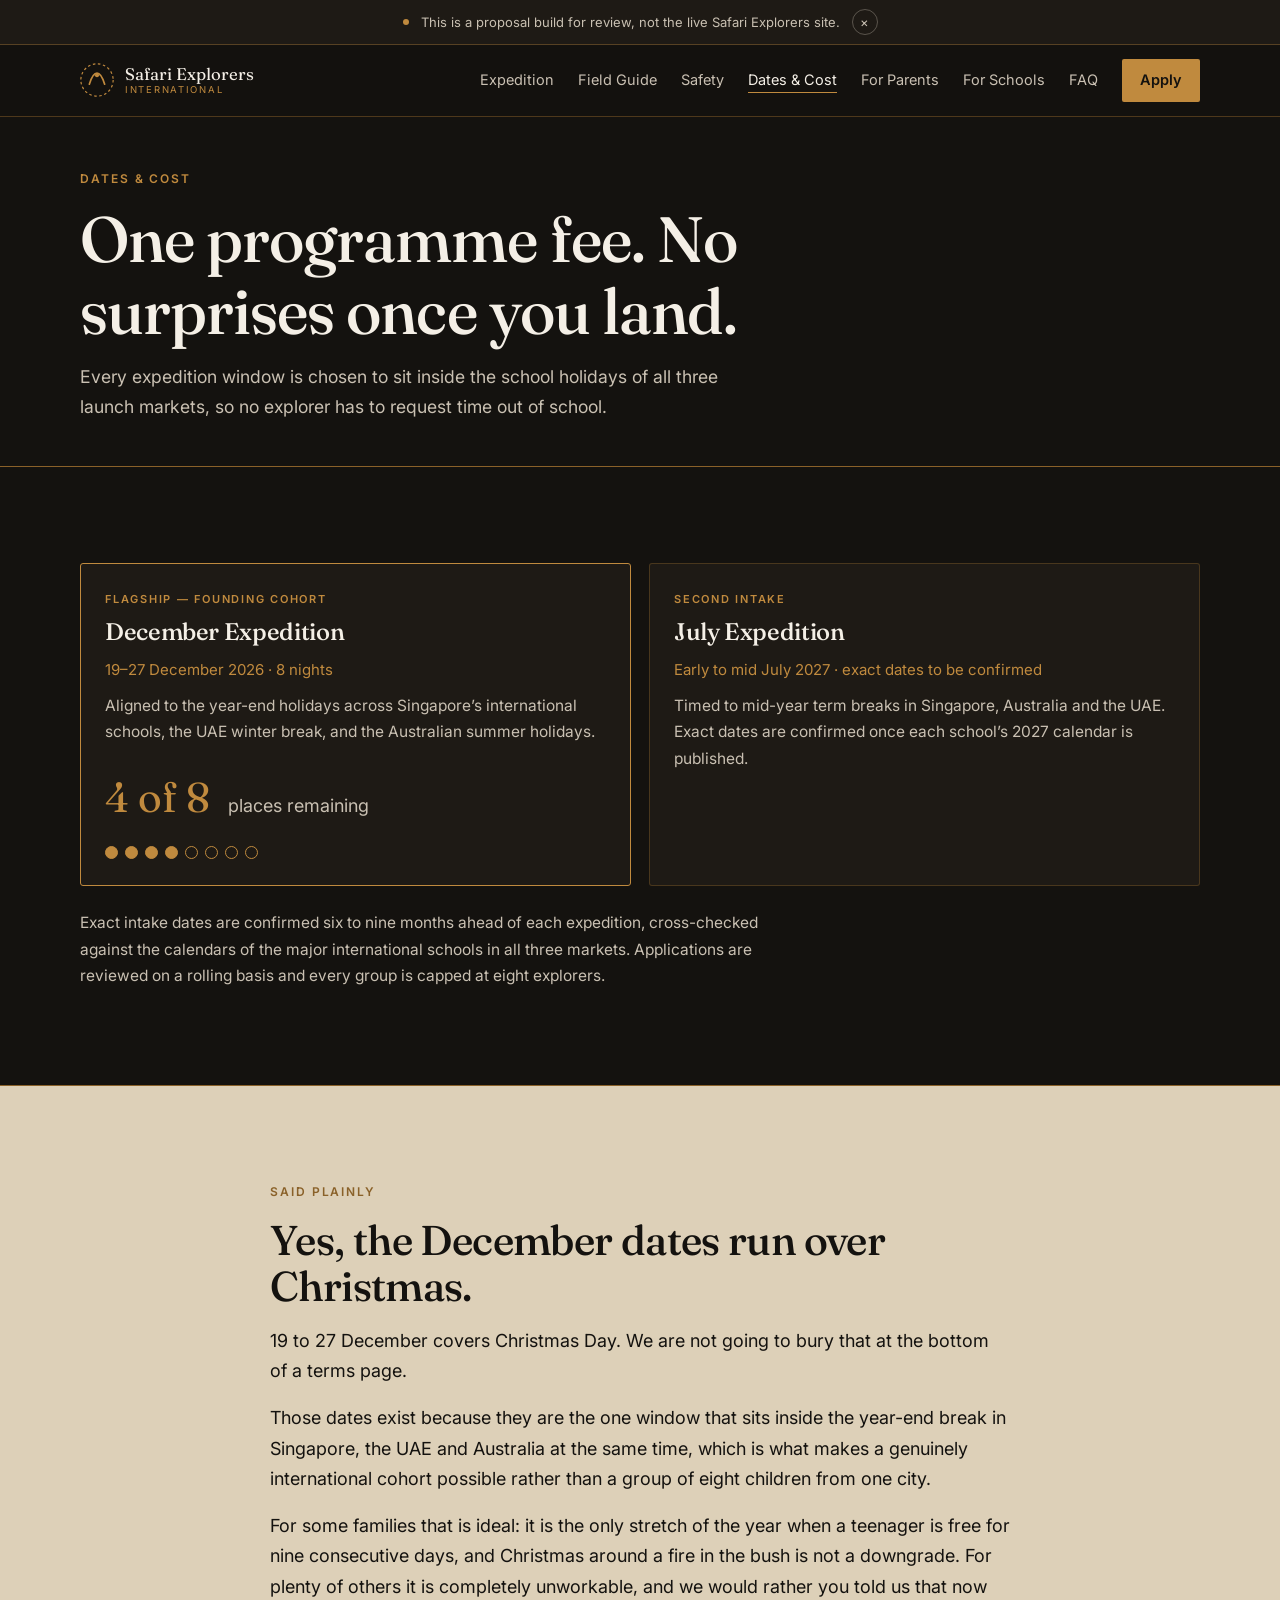
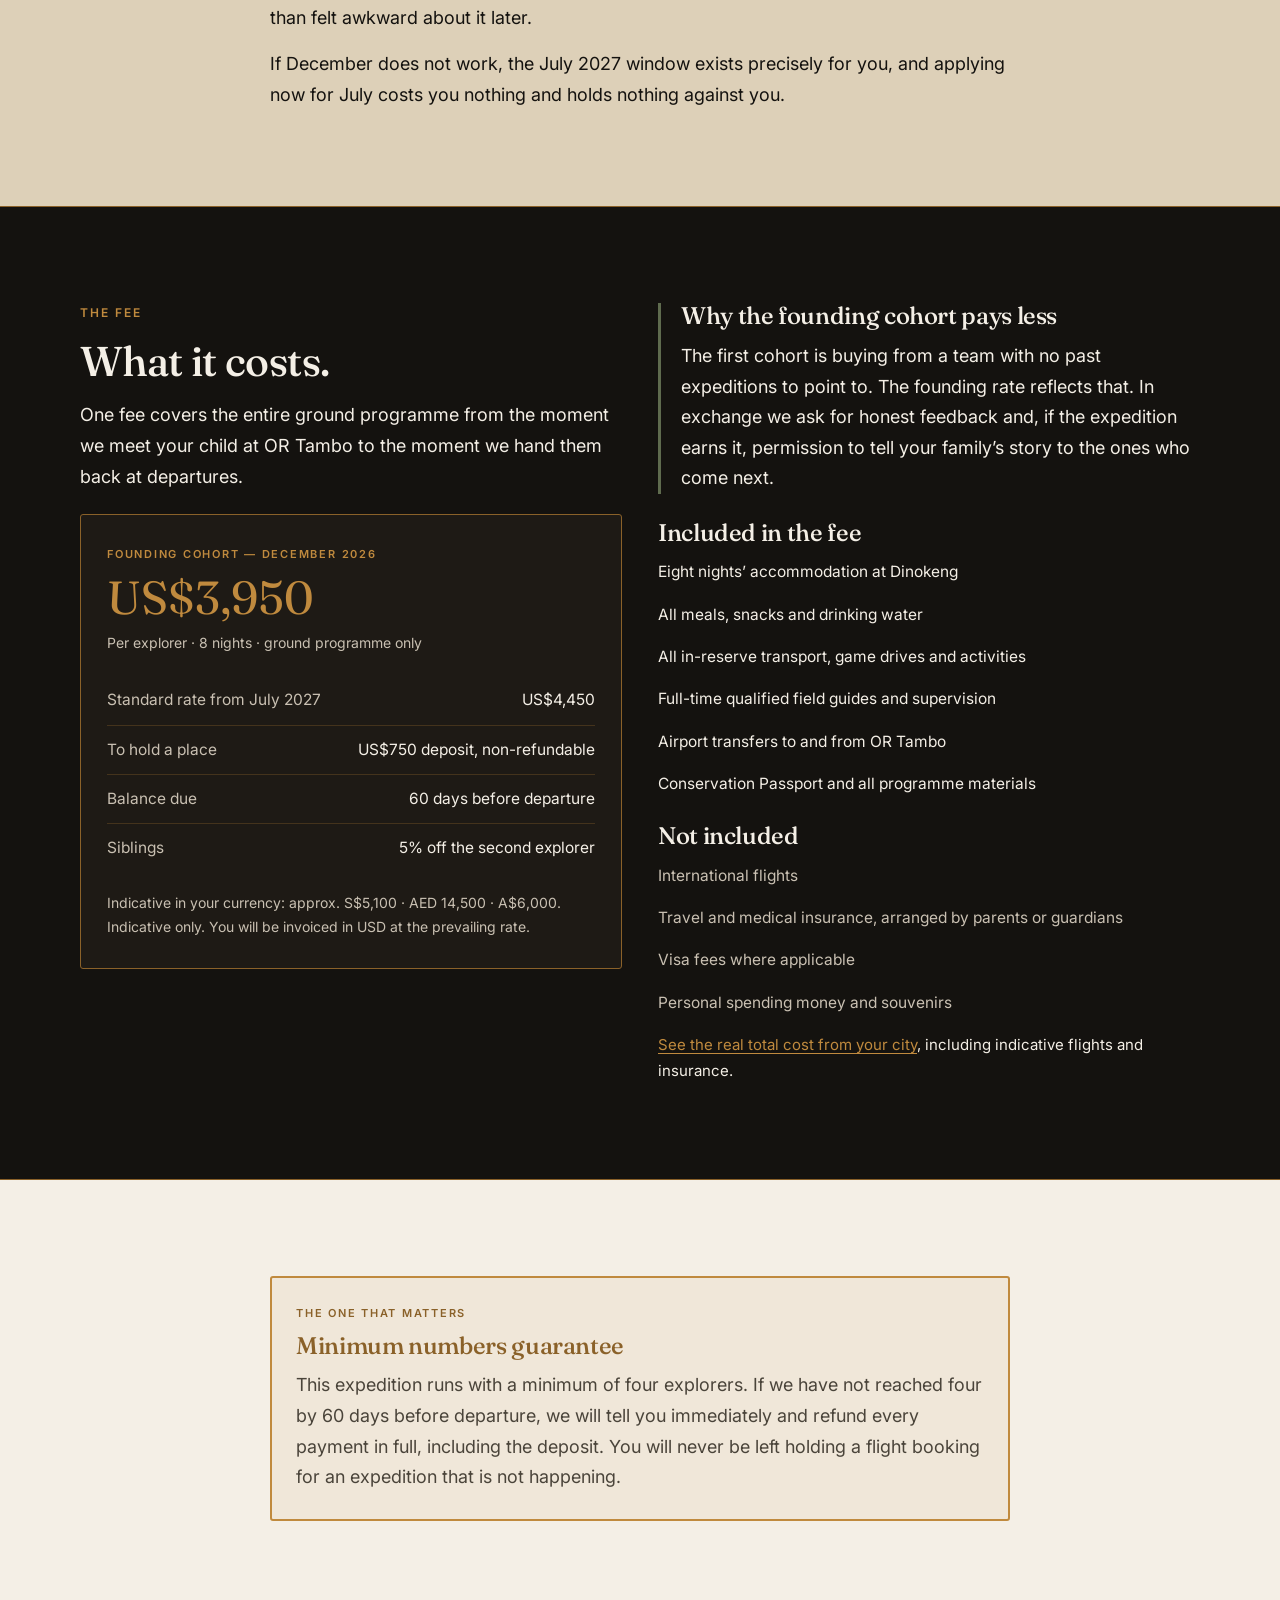
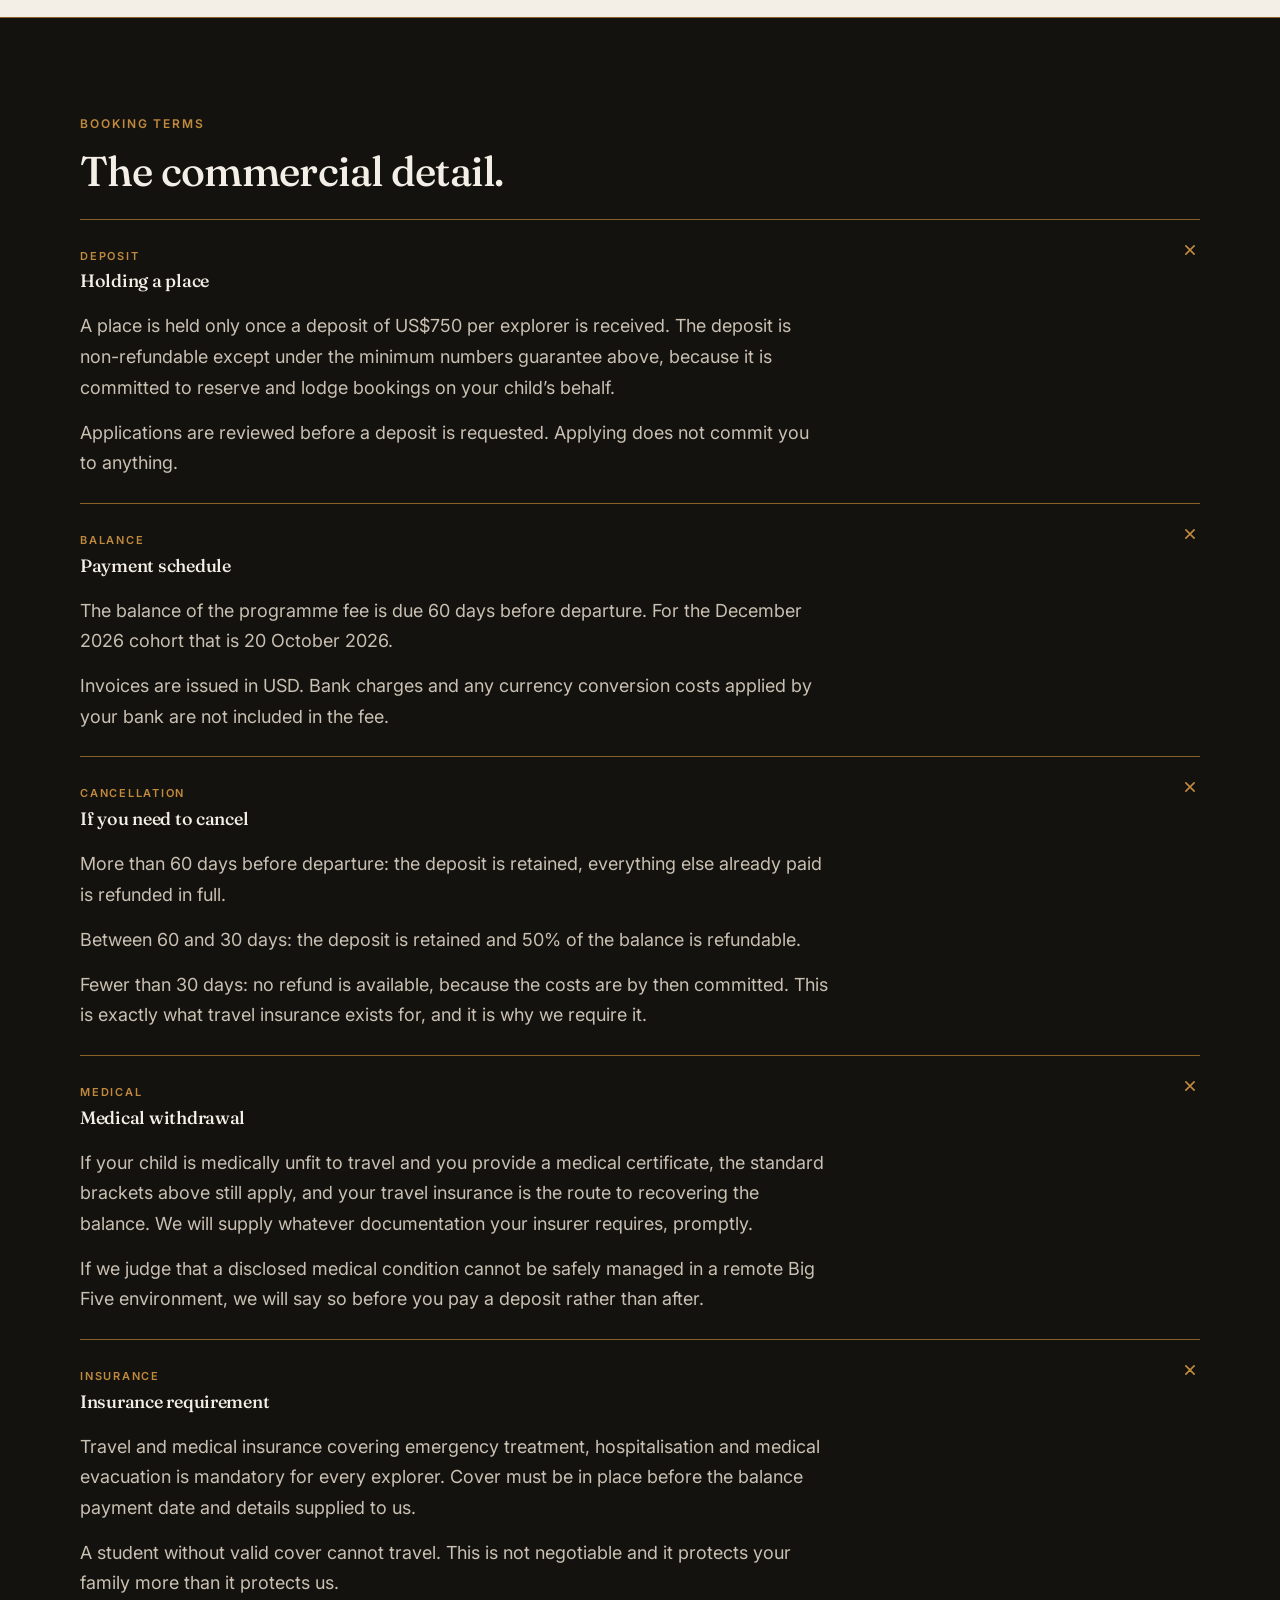
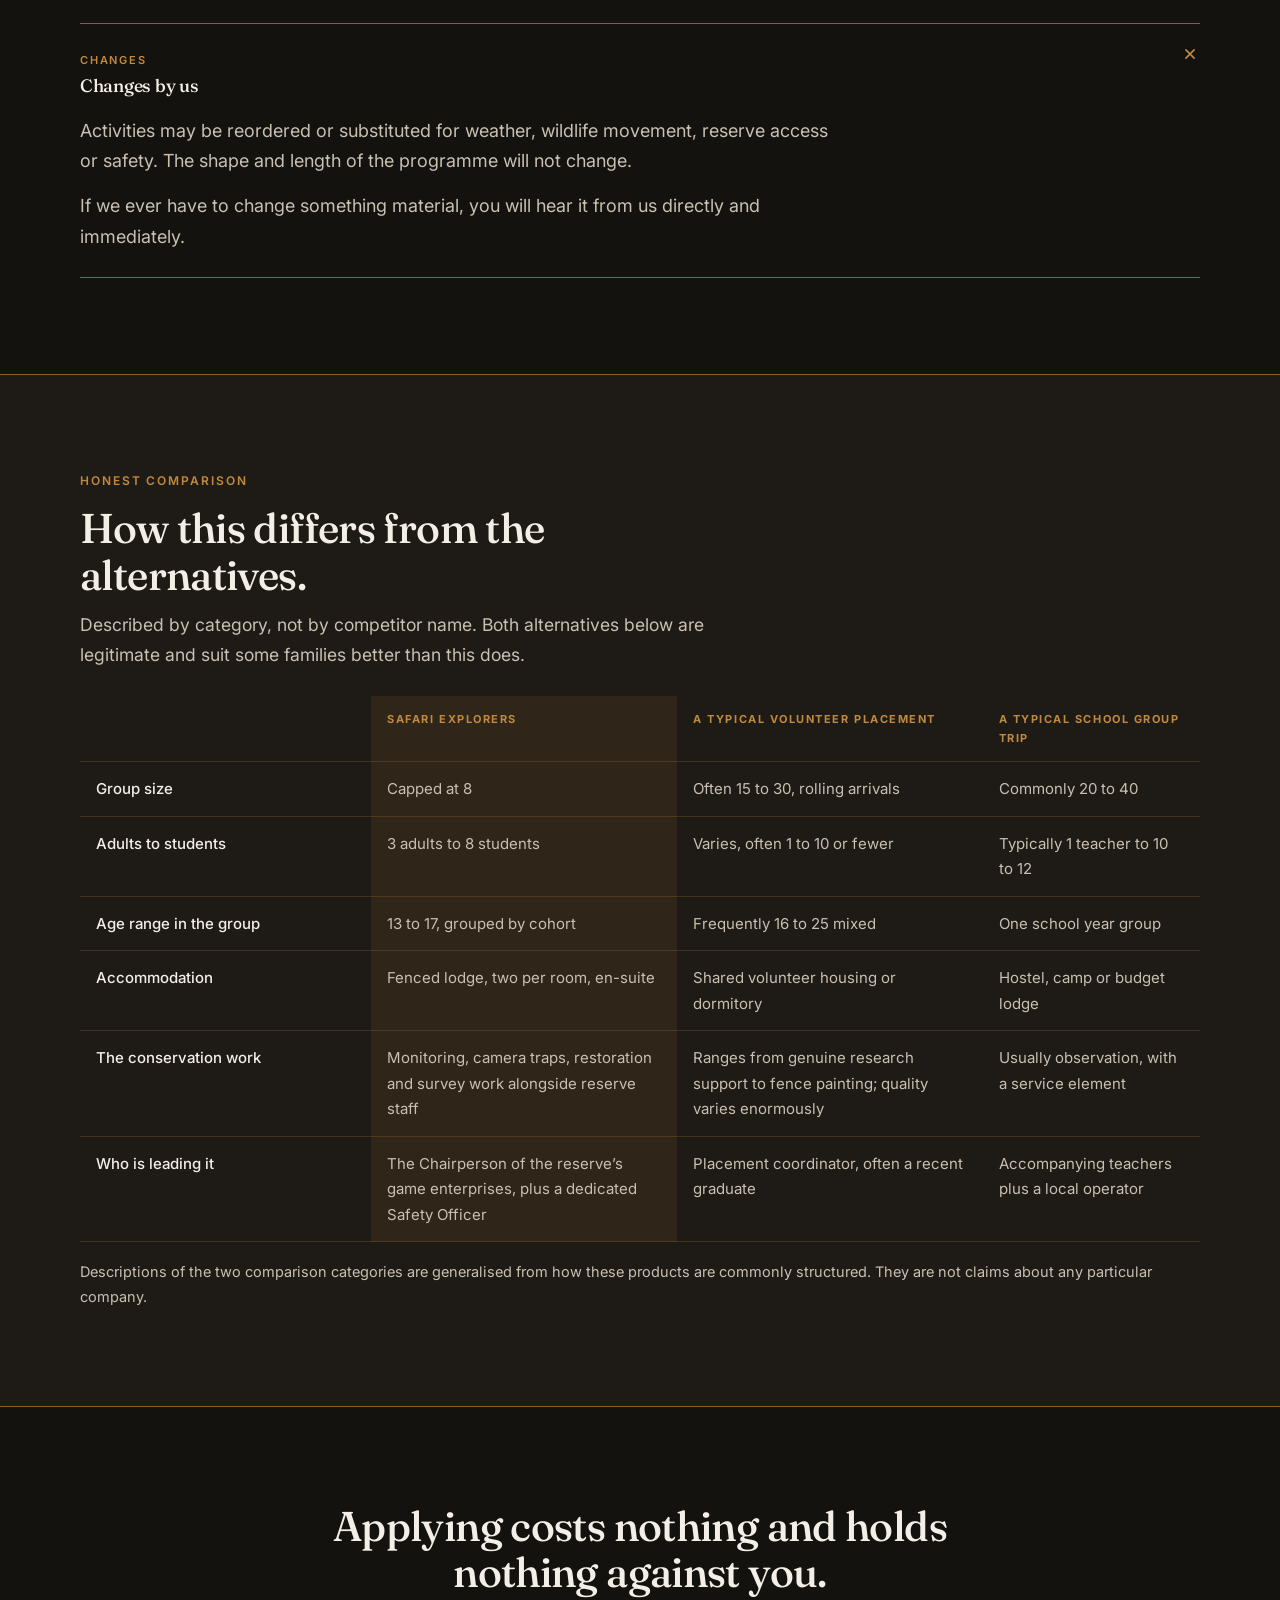
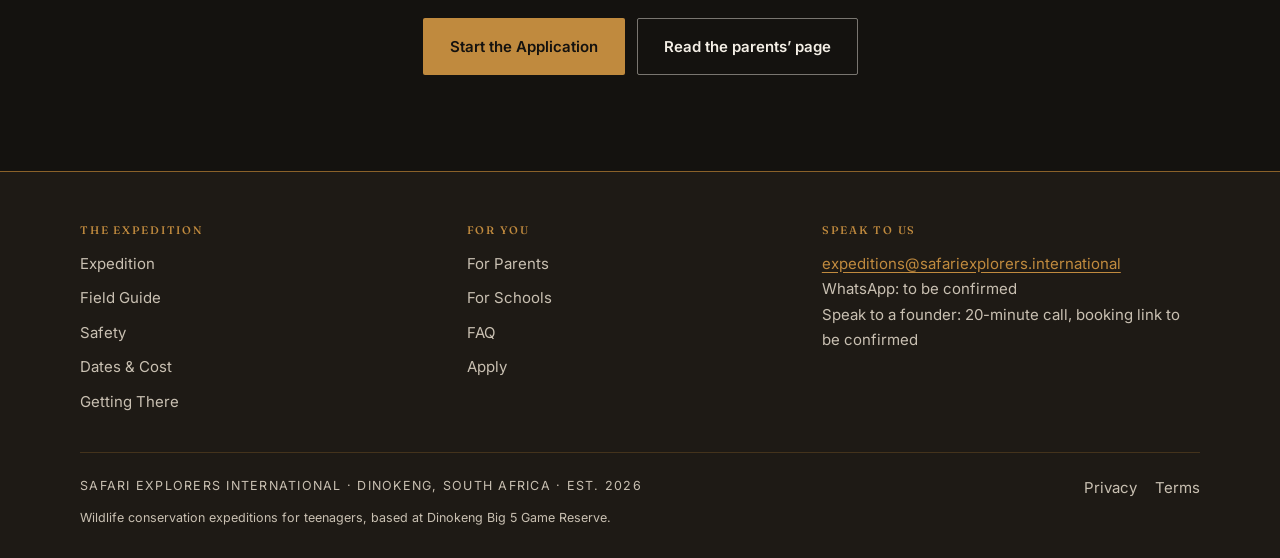
<file: dates-and-cost/index.html>
<!DOCTYPE html>
<html lang="en" class="no-js">
<head>
<meta charset="utf-8">
<meta name="viewport" content="width=device-width, initial-scale=1">
<title>Dates & Cost | Safari Explorers International</title>
<meta name="description" content="Expedition dates for December 2026 and July 2027, the founding cohort rate, what is included and excluded, booking terms and the minimum numbers guarantee.">
<link rel="canonical" href="https://devonhasenbroek-cmyk.github.io/safari-explorers-international/dates-and-cost/">
<meta name="theme-color" content="#14120F">
<meta name="robots" content="index,follow">

<meta property="og:type" content="website">
<meta property="og:site_name" content="Safari Explorers International">
<meta property="og:title" content="Dates & Cost | Safari Explorers International">
<meta property="og:description" content="Expedition dates for December 2026 and July 2027, the founding cohort rate, what is included and excluded, booking terms and the minimum numbers guarantee.">
<meta property="og:url" content="https://devonhasenbroek-cmyk.github.io/safari-explorers-international/dates-and-cost/">
<meta property="og:image" content="https://devonhasenbroek-cmyk.github.io/safari-explorers-international/assets/img/og-share.jpg">
<meta property="og:image:width" content="1200">
<meta property="og:image:height" content="630">
<meta property="og:image:alt" content="Open bushveld at sunrise in Dinokeng Big 5 Game Reserve, South Africa.">
<meta name="twitter:card" content="summary_large_image">
<meta name="twitter:title" content="Dates & Cost | Safari Explorers International">
<meta name="twitter:description" content="Expedition dates for December 2026 and July 2027, the founding cohort rate, what is included and excluded, booking terms and the minimum numbers guarantee.">
<meta name="twitter:image" content="https://devonhasenbroek-cmyk.github.io/safari-explorers-international/assets/img/og-share.jpg">

<link rel="icon" href="data:image/svg+xml,%3Csvg xmlns='http://www.w3.org/2000/svg' viewBox='0 0 40 40'%3E%3Crect width='40' height='40' fill='%2314120F'/%3E%3Cpath d='M11 26c2.6-8.4 6-13 9-13s6.4 4.6 9 13' fill='none' stroke='%23C08A3E' stroke-width='2.4' stroke-linecap='round'/%3E%3Ccircle cx='20' cy='15' r='2.6' fill='%23C08A3E'/%3E%3C/svg%3E">

<link rel="preconnect" href="https://fonts.googleapis.com">
<link rel="preconnect" href="https://fonts.gstatic.com" crossorigin>
<link href="https://fonts.googleapis.com/css2?family=Fraunces:opsz,wght@9..144,400;9..144,500;9..144,600&family=Inter:wght@400;500;600&display=swap" rel="stylesheet">
<link rel="stylesheet" href="../assets/css/site.css">

<!-- Analytics is deliberately absent from this proposal build.
     When the founders are ready, uncomment and set the real domain.
<script defer data-domain="safariexplorers.international" src="https://plausible.io/js/script.js"></script>
-->
</head>
<body data-base="../">
<a class="skip-link" href="#main">Skip to content</a>

<!-- SHARED RIBBON — keep identical across all pages -->
<div class="ribbon">
  <div class="ribbon__inner">
    <span class="ribbon__dot" aria-hidden="true"></span>
    <span>This is a proposal build for review, not the live Safari Explorers site.</span>
    <button class="ribbon__close" type="button" aria-label="Dismiss this notice">&times;</button>
  </div>
</div>
<!-- /SHARED RIBBON -->

<!-- SHARED HEADER — keep identical across all pages -->
<header class="site-header">
  <div class="wrap site-header__inner">
    <a class="brand" href="../index.html">
      <svg class="brand__mark" viewBox="0 0 40 40" aria-hidden="true" focusable="false"><circle cx="20" cy="20" r="19" fill="none" stroke="#C08A3E" stroke-width="1.4" stroke-dasharray="3 3"/><path d="M11 25c2.6-8.4 6-13 9-13s6.4 4.6 9 13" fill="none" stroke="#C08A3E" stroke-width="2" stroke-linecap="round"/><circle cx="20" cy="14.5" r="2.4" fill="#C08A3E"/></svg>
      <span class="brand__text">Safari Explorers<span>International</span></span>
    </a>
    <nav class="nav" aria-label="Primary">
        <a href="../expedition/">Expedition</a>
        <a href="../field-guide/">Field Guide</a>
        <a href="../safety/">Safety</a>
        <a href="../dates-and-cost/" aria-current="page">Dates &amp; Cost</a>
        <a href="../for-parents/">For Parents</a>
        <a href="../for-schools/">For Schools</a>
        <a href="../faq/">FAQ</a>
      <a class="nav__cta" href="../apply/">Apply</a>
    </nav>
    <button class="nav-toggle" type="button" aria-expanded="false" aria-controls="menu">
      <svg width="18" height="18" viewBox="0 0 24 24" fill="none" stroke="currentColor" stroke-width="2" aria-hidden="true"><path d="M3 6h18M3 12h18M3 18h18" stroke-linecap="round"/></svg>
      Menu
    </button>
  </div>
</header>

<div class="menu" id="menu" hidden>
  <div class="menu__top">
    <button class="menu__close" type="button" aria-label="Close menu">&times;</button>
  </div>
  <nav class="menu__list" aria-label="Mobile">
      <a href="../expedition/">Expedition</a>
      <a href="../field-guide/">Field Guide</a>
      <a href="../safety/">Safety</a>
      <a href="../dates-and-cost/">Dates &amp; Cost</a>
      <a href="../for-parents/">For Parents</a>
      <a href="../for-schools/">For Schools</a>
      <a href="../faq/">FAQ</a>
  </nav>
  <a class="btn btn--primary menu__cta" href="../apply/">Start the Application</a>
</div>
<!-- /SHARED HEADER -->

<main id="main">

<section class="page-head">
  <div class="wrap">
    <p class="label">Dates & cost</p>
    <h1>One programme fee. No surprises once you land.</h1>
    <p class="lede">Every expedition window is chosen to sit inside the school holidays of all three launch markets, so no explorer has to request time out of school.</p>
  </div>
</section>

<!-- ============ DATES ============ -->
<section class="section">
  <div class="wrap">
    <div class="grid grid--2">
      <div class="card reveal" style="border-color:var(--brass)">
        <div class="card__n">Flagship &mdash; founding cohort</div>
        <h3>December Expedition</h3>
        <p style="margin-top:.3em;color:var(--brass);font-family:Inter,sans-serif;font-size:15px">19&ndash;27 December 2026 &middot; 8 nights</p>
        <p style="margin-top:.7em">Aligned to the year-end holidays across Singapore&rsquo;s international schools, the UAE winter break, and the Australian summer holidays.</p>
        <div class="places" style="margin-top:16px">
          <span class="places__n"><span data-places="remaining">4</span> of <span data-places="total">8</span></span>
          <span style="color:var(--bone-dim)">places remaining</span>
        </div>
        <div class="places__dots" data-places="dots"></div>
      </div>
      <div class="card reveal">
        <div class="card__n">Second intake</div>
        <h3>July Expedition</h3>
        <p style="margin-top:.3em;color:var(--brass);font-family:Inter,sans-serif;font-size:15px">Early to mid July 2027 &middot; exact dates to be confirmed</p>
        <p style="margin-top:.7em">Timed to mid-year term breaks in Singapore, Australia and the UAE. Exact dates are confirmed once each school&rsquo;s 2027 calendar is published.</p>
      </div>
    </div>
    <p class="lede" style="margin-top:24px;font-size:15.5px;max-width:70ch">Exact intake dates are confirmed six to nine months ahead of each expedition, cross-checked against the calendars of the major international schools in all three markets. Applications are reviewed on a rolling basis and every group is capped at eight explorers.</p>
  </div>
</section>

<!-- ============ THE CHRISTMAS COLLISION ============ -->
<section class="section on-sand">
  <div class="wrap-narrow">
    <div class="reveal">
      <p class="label">Said plainly</p>
      <h2>Yes, the December dates run over Christmas.</h2>
      <div class="stack" style="margin-top:16px">
        <p>19 to 27 December covers Christmas Day. We are not going to bury that at the bottom of a terms page.</p>
        <p>Those dates exist because they are the one window that sits inside the year-end break in Singapore, the UAE and Australia at the same time, which is what makes a genuinely international cohort possible rather than a group of eight children from one city.</p>
        <p>For some families that is ideal: it is the only stretch of the year when a teenager is free for nine consecutive days, and Christmas around a fire in the bush is not a downgrade. For plenty of others it is completely unworkable, and we would rather you told us that now than felt awkward about it later.</p>
        <p>If December does not work, the July 2027 window exists precisely for you, and applying now for July costs you nothing and holds nothing against you.</p>
      </div>
    </div>
  </div>
</section>

<!-- ============ COST ============ -->
<section class="section">
  <div class="wrap">
    <div class="grid grid--2" style="gap:36px;align-items:start">
      <div class="reveal">
        <p class="label">The fee</p>
        <h2>What it costs.</h2>
        <div class="stack" style="margin-top:16px;max-width:52ch">
          <p>One fee covers the entire ground programme from the moment we meet your child at OR Tambo to the moment we hand them back at departures.</p>
        </div>

        <!-- PRICING PRESENTATION NOTE (build decision, please read):
             The brief asked for US$4,450 shown STRUCK THROUGH beside US$3,950.
             That has not been implemented, deliberately.

             A struck-through figure is a reference price, and it represents a price
             at which the product was previously offered. US$4,450 has never been
             charged, because no expedition has run yet. Presenting it that way is a
             fake was-price. It is specifically actionable under the Australian
             Consumer Law (s18 and s29(1)(i)), the UK CPRs / DMCCA, and Singapore's
             CPFTA, and Australia and Singapore are two of the three launch markets.
             It also directly contradicts this brand's own voice.

             The commercial job of the anchor is preserved honestly below: the
             standard rate that WILL apply from July 2027 is stated as a forward
             price, which is true, verifiable and does the same work.

             If the founders want the strikethrough anyway, that is their call to
             make with their own legal advice, and it is a two-line CSS change.
        -->
        <div class="price" style="margin-top:22px">
          <div class="card__n">Founding cohort &mdash; December 2026</div>
          <div class="price__now">US$3,950</div>
          <div class="price__unit">Per explorer &middot; 8 nights &middot; ground programme only</div>
          <dl style="margin-top:22px">
            <div class="price__row"><dt>Standard rate from July 2027</dt><dd>US$4,450</dd></div>
            <div class="price__row"><dt>To hold a place</dt><dd>US$750 deposit, non-refundable</dd></div>
            <div class="price__row"><dt>Balance due</dt><dd>60 days before departure</dd></div>
            <div class="price__row"><dt>Siblings</dt><dd>5% off the second explorer</dd></div>
          </dl>
          <p class="fx" style="margin-top:18px">Indicative in your currency: approx. S$5,100 &middot; AED 14,500 &middot; A$6,000.<br>
          Indicative only. You will be invoiced in USD at the prevailing rate.</p>
          <!-- CLIENT TO VERIFY: final pricing approved by founders. These figures are a
               market-benchmarked recommendation, not a margin calculation.
               CLIENT TO VERIFY: indicative FX conversions should be refreshed at launch
               and dated on the page, or removed. -->
        </div>
      </div>

      <div class="reveal">
        <div class="note" style="margin-bottom:26px">
          <h3>Why the founding cohort pays less</h3>
          <p style="margin-top:.6em">The first cohort is buying from a team with no past expeditions to point to. The founding rate reflects that. In exchange we ask for honest feedback and, if the expedition earns it, permission to tell your family&rsquo;s story to the ones who come next.</p>
        </div>

        <h3>Included in the fee</h3>
        <ul class="stack" style="margin-top:.8em;font-size:15.5px">
          <li>Eight nights&rsquo; accommodation at Dinokeng</li>
          <li>All meals, snacks and drinking water</li>
          <li>All in-reserve transport, game drives and activities</li>
          <li>Full-time qualified field guides and supervision</li>
          <li>Airport transfers to and from OR Tambo</li>
          <li>Conservation Passport and all programme materials</li>
        </ul>

        <h3 style="margin-top:26px">Not included</h3>
        <ul class="stack" style="margin-top:.8em;font-size:15.5px;color:var(--bone-dim)">
          <li>International flights</li>
          <li>Travel and medical insurance, arranged by parents or guardians</li>
          <li>Visa fees where applicable</li>
          <li>Personal spending money and souvenirs</li>
        </ul>
        <p style="margin-top:16px;font-size:15px"><a href="../for-parents/">See the real total cost from your city</a>, including indicative flights and insurance.</p>
      </div>
    </div>
  </div>
</section>

<!-- ============ GUARANTEE ============ -->
<section class="section on-light">
  <div class="wrap-narrow">
    <div class="guarantee reveal">
      <div class="card__n" style="color:var(--brass-lo)">The one that matters</div>
      <h3 style="color:var(--brass-lo)">Minimum numbers guarantee</h3>
      <p style="margin-top:.6em;color:#4A443A">This expedition runs with a minimum of four explorers. If we have not reached four by 60 days before departure, we will tell you immediately and refund every payment in full, including the deposit. You will never be left holding a flight booking for an expedition that is not happening.</p>
      <!-- CLIENT TO CONFIRM the minimum viable group size and that this guarantee is
           commercially acceptable. This is the single strongest objection-killer on the
           site for a first-year operator, and it only works if it is real. -->
    </div>
  </div>
</section>

<!-- ============ BOOKING TERMS ============ -->
<section class="section">
  <div class="wrap">
    <div class="reveal" style="max-width:56ch;margin-bottom:24px">
      <p class="label">Booking terms</p>
      <h2>The commercial detail.</h2>
    </div>
    <div class="reveal">
      <div class="acc" data-acc-responsive>
  <details>
    <summary>
      <span>
        <span class="acc__n">Deposit</span>
        <h3>Holding a place</h3>
      </span>
      <svg class="acc__ico" viewBox="0 0 24 24" fill="none" stroke="currentColor" stroke-width="2" aria-hidden="true"><path d="M12 5v14M5 12h14" stroke-linecap="round"/></svg>
    </summary>
    <div class="acc__body"><p>A place is held only once a deposit of US$750 per explorer is received. The deposit is non-refundable except under the minimum numbers guarantee above, because it is committed to reserve and lodge bookings on your child&rsquo;s behalf.</p><p>Applications are reviewed before a deposit is requested. Applying does not commit you to anything.</p></div>
  </details>
  <details>
    <summary>
      <span>
        <span class="acc__n">Balance</span>
        <h3>Payment schedule</h3>
      </span>
      <svg class="acc__ico" viewBox="0 0 24 24" fill="none" stroke="currentColor" stroke-width="2" aria-hidden="true"><path d="M12 5v14M5 12h14" stroke-linecap="round"/></svg>
    </summary>
    <div class="acc__body"><p>The balance of the programme fee is due 60 days before departure. For the December 2026 cohort that is 20 October 2026.</p><p>Invoices are issued in USD. Bank charges and any currency conversion costs applied by your bank are not included in the fee.</p></div>
  </details>
  <details>
    <summary>
      <span>
        <span class="acc__n">Cancellation</span>
        <h3>If you need to cancel</h3>
      </span>
      <svg class="acc__ico" viewBox="0 0 24 24" fill="none" stroke="currentColor" stroke-width="2" aria-hidden="true"><path d="M12 5v14M5 12h14" stroke-linecap="round"/></svg>
    </summary>
    <div class="acc__body"><p>More than 60 days before departure: the deposit is retained, everything else already paid is refunded in full.</p><p>Between 60 and 30 days: the deposit is retained and 50% of the balance is refundable.</p><p>Fewer than 30 days: no refund is available, because the costs are by then committed. This is exactly what travel insurance exists for, and it is why we require it.</p><!-- CLIENT TO CONFIRM these cancellation brackets with the lodge and reserve contracts before publishing. --></div>
  </details>
  <details>
    <summary>
      <span>
        <span class="acc__n">Medical</span>
        <h3>Medical withdrawal</h3>
      </span>
      <svg class="acc__ico" viewBox="0 0 24 24" fill="none" stroke="currentColor" stroke-width="2" aria-hidden="true"><path d="M12 5v14M5 12h14" stroke-linecap="round"/></svg>
    </summary>
    <div class="acc__body"><p>If your child is medically unfit to travel and you provide a medical certificate, the standard brackets above still apply, and your travel insurance is the route to recovering the balance. We will supply whatever documentation your insurer requires, promptly.</p><p>If we judge that a disclosed medical condition cannot be safely managed in a remote Big Five environment, we will say so before you pay a deposit rather than after.</p></div>
  </details>
  <details>
    <summary>
      <span>
        <span class="acc__n">Insurance</span>
        <h3>Insurance requirement</h3>
      </span>
      <svg class="acc__ico" viewBox="0 0 24 24" fill="none" stroke="currentColor" stroke-width="2" aria-hidden="true"><path d="M12 5v14M5 12h14" stroke-linecap="round"/></svg>
    </summary>
    <div class="acc__body"><p>Travel and medical insurance covering emergency treatment, hospitalisation and medical evacuation is mandatory for every explorer. Cover must be in place before the balance payment date and details supplied to us.</p><p>A student without valid cover cannot travel. This is not negotiable and it protects your family more than it protects us.</p></div>
  </details>
  <details>
    <summary>
      <span>
        <span class="acc__n">Changes</span>
        <h3>Changes by us</h3>
      </span>
      <svg class="acc__ico" viewBox="0 0 24 24" fill="none" stroke="currentColor" stroke-width="2" aria-hidden="true"><path d="M12 5v14M5 12h14" stroke-linecap="round"/></svg>
    </summary>
    <div class="acc__body"><p>Activities may be reordered or substituted for weather, wildlife movement, reserve access or safety. The shape and length of the programme will not change.</p><p>If we ever have to change something material, you will hear it from us directly and immediately.</p></div>
  </details>
</div>
    </div>
  </div>
</section>

<!-- ============ COMPARISON ============ -->
<section class="section on-soft">
  <div class="wrap">
    <div class="reveal" style="max-width:60ch;margin-bottom:26px">
      <p class="label">Honest comparison</p>
      <h2>How this differs from the alternatives.</h2>
      <p class="lede" style="margin-top:12px">Described by category, not by competitor name. Both alternatives below are legitimate and suit some families better than this does.</p>
    </div>
    <div class="table-scroll reveal">
      <table class="cmp">
        <caption class="sr-only">Comparison of Safari Explorers with a typical volunteer placement and a typical school group trip</caption>
        <thead>
          <tr>
            <th scope="col">&nbsp;</th>
            <th scope="col" class="is-us">Safari Explorers</th>
            <th scope="col">A typical volunteer placement</th>
            <th scope="col">A typical school group trip</th>
          </tr>
        </thead>
        <tbody>
          <tr><th scope="row">Group size</th><td class="is-us">Capped at 8</td><td>Often 15 to 30, rolling arrivals</td><td>Commonly 20 to 40</td></tr>
          <tr><th scope="row">Adults to students</th><td class="is-us">3 adults to 8 students</td><td>Varies, often 1 to 10 or fewer</td><td>Typically 1 teacher to 10 to 12</td></tr>
          <tr><th scope="row">Age range in the group</th><td class="is-us">13 to 17, grouped by cohort</td><td>Frequently 16 to 25 mixed</td><td>One school year group</td></tr>
          <tr><th scope="row">Accommodation</th><td class="is-us">Fenced lodge, two per room, en-suite</td><td>Shared volunteer housing or dormitory</td><td>Hostel, camp or budget lodge</td></tr>
          <tr><th scope="row">The conservation work</th><td class="is-us">Monitoring, camera traps, restoration and survey work alongside reserve staff</td><td>Ranges from genuine research support to fence painting; quality varies enormously</td><td>Usually observation, with a service element</td></tr>
          <tr><th scope="row">Who is leading it</th><td class="is-us">The Chairperson of the reserve&rsquo;s game enterprises, plus a dedicated Safety Officer</td><td>Placement coordinator, often a recent graduate</td><td>Accompanying teachers plus a local operator</td></tr>
        </tbody>
      </table>
    </div>
    <p class="lede" style="font-size:14.5px;margin-top:18px">Descriptions of the two comparison categories are generalised from how these products are commonly structured. They are not claims about any particular company.</p>
  </div>
</section>

<section class="section">
  <div class="wrap-narrow" style="text-align:center">
    <h2 class="reveal">Applying costs nothing and holds nothing against you.</h2>
    <div class="btn-row reveal" style="justify-content:center;margin-top:22px">
      <a class="btn btn--primary" href="../apply/">Start the Application</a>
      <a class="btn btn--outline" href="../for-parents/">Read the parents&rsquo; page</a>
    </div>
  </div>
</section>

</main>

<!-- SHARED FOOTER — keep identical across all pages -->
<footer class="site-footer">
  <div class="wrap">
    <div class="footer-grid">
      <div>
        <h2>The expedition</h2>
        <div class="footer-links">
          <a href="../expedition/">Expedition</a>
          <a href="../field-guide/">Field Guide</a>
          <a href="../safety/">Safety</a>
          <a href="../dates-and-cost/">Dates &amp; Cost</a>
          <a href="../getting-there/">Getting There</a>
        </div>
      </div>
      <div>
        <h2>For you</h2>
        <div class="footer-links">
          <a href="../for-parents/">For Parents</a>
          <a href="../for-schools/">For Schools</a>
          <a href="../faq/">FAQ</a>
          <a href="../apply/">Apply</a>
        </div>
      </div>
      <div class="footer-contact">
        <h2>Speak to us</h2>
        <p>
          <a href="mailto:expeditions@safariexplorers.international">expeditions@safariexplorers.international</a><br>
          <!-- CLIENT TO SUPPLY: WhatsApp business number -->
          WhatsApp: to be confirmed<br>
          <!-- CLIENT TO SUPPLY: scheduling link for founder calls (Calendly or similar) -->
          Speak to a founder: 20-minute call, booking link to be confirmed
        </p>
      </div>
    </div>
    <div class="legal">
      <span class="legal__mark">SAFARI EXPLORERS INTERNATIONAL · DINOKENG, SOUTH AFRICA · EST. 2026</span>
      <span class="footer-links" style="flex-direction:row;gap:18px">
        <a href="../privacy/">Privacy</a>
        <a href="../terms/">Terms</a>
      </span>
    </div>
    <p class="legal" style="border:0;margin-top:6px;padding-top:0">
      Wildlife conservation expeditions for teenagers, based at Dinokeng Big 5 Game Reserve.
    </p>
  </div>
</footer>
<!-- /SHARED FOOTER -->

<script src="../assets/js/site.js"></script>
<script type="application/ld+json">
{
  "@context": "https://schema.org",
  "@type": "BreadcrumbList",
  "itemListElement": [
    { "@type": "ListItem", "position": 1, "name": "Home", "item": "https://devonhasenbroek-cmyk.github.io/safari-explorers-international/" },
    { "@type": "ListItem", "position": 2, "name": "Dates &amp; Cost", "item": "https://devonhasenbroek-cmyk.github.io/safari-explorers-international/dates-and-cost/" }
  ]
}
</script>
</body>
</html>
</file>
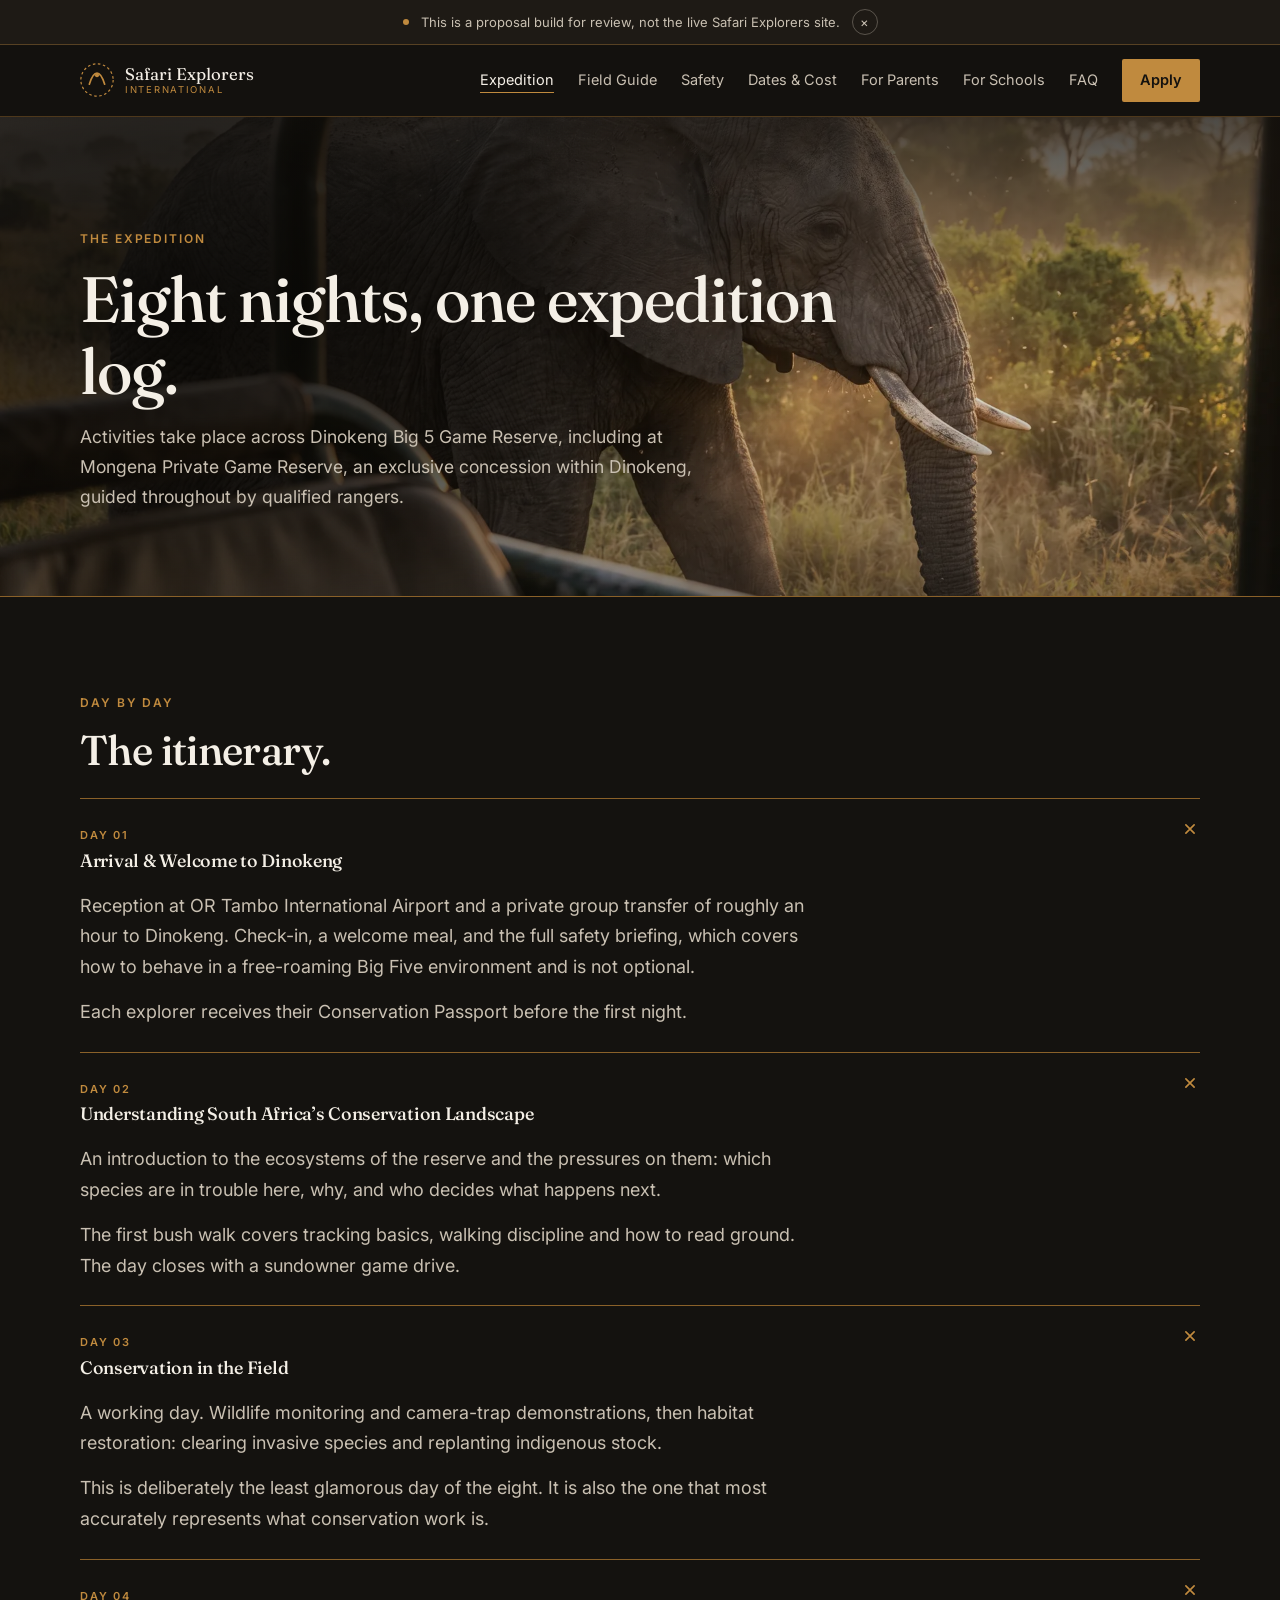
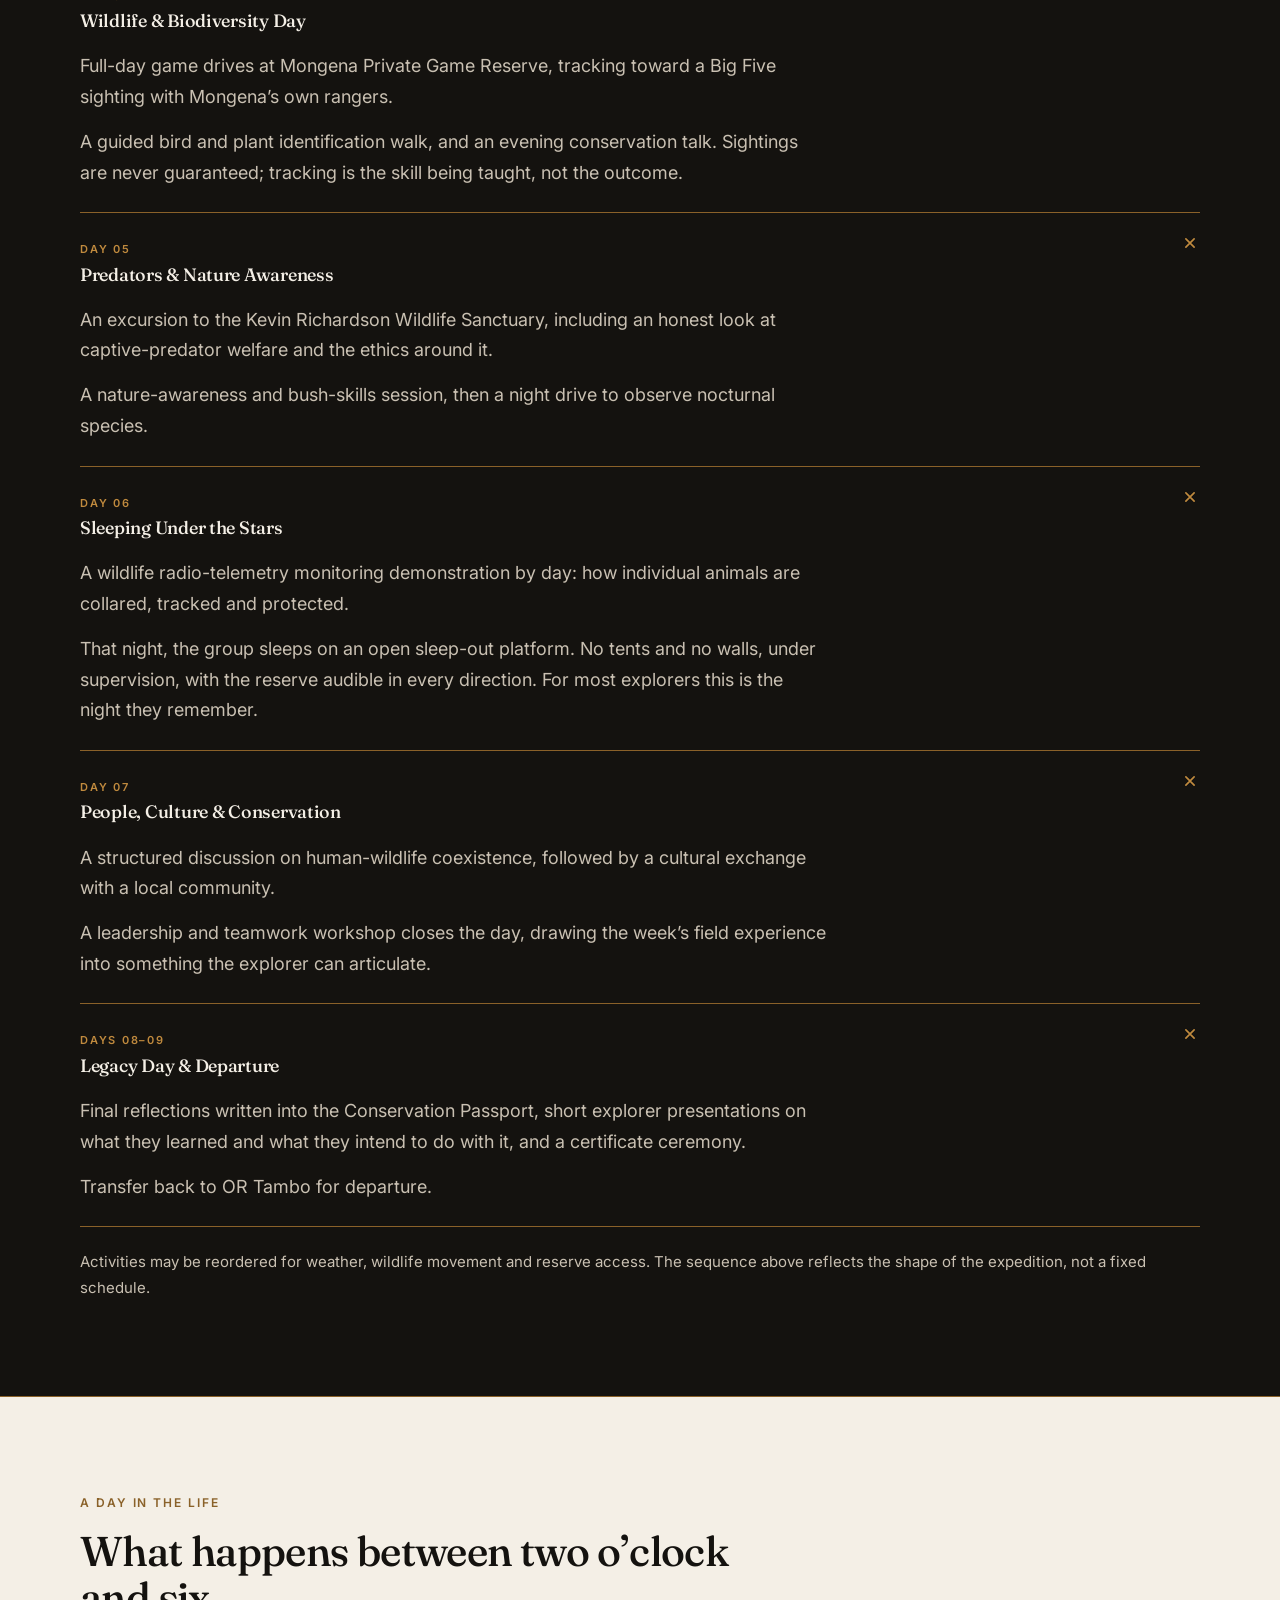
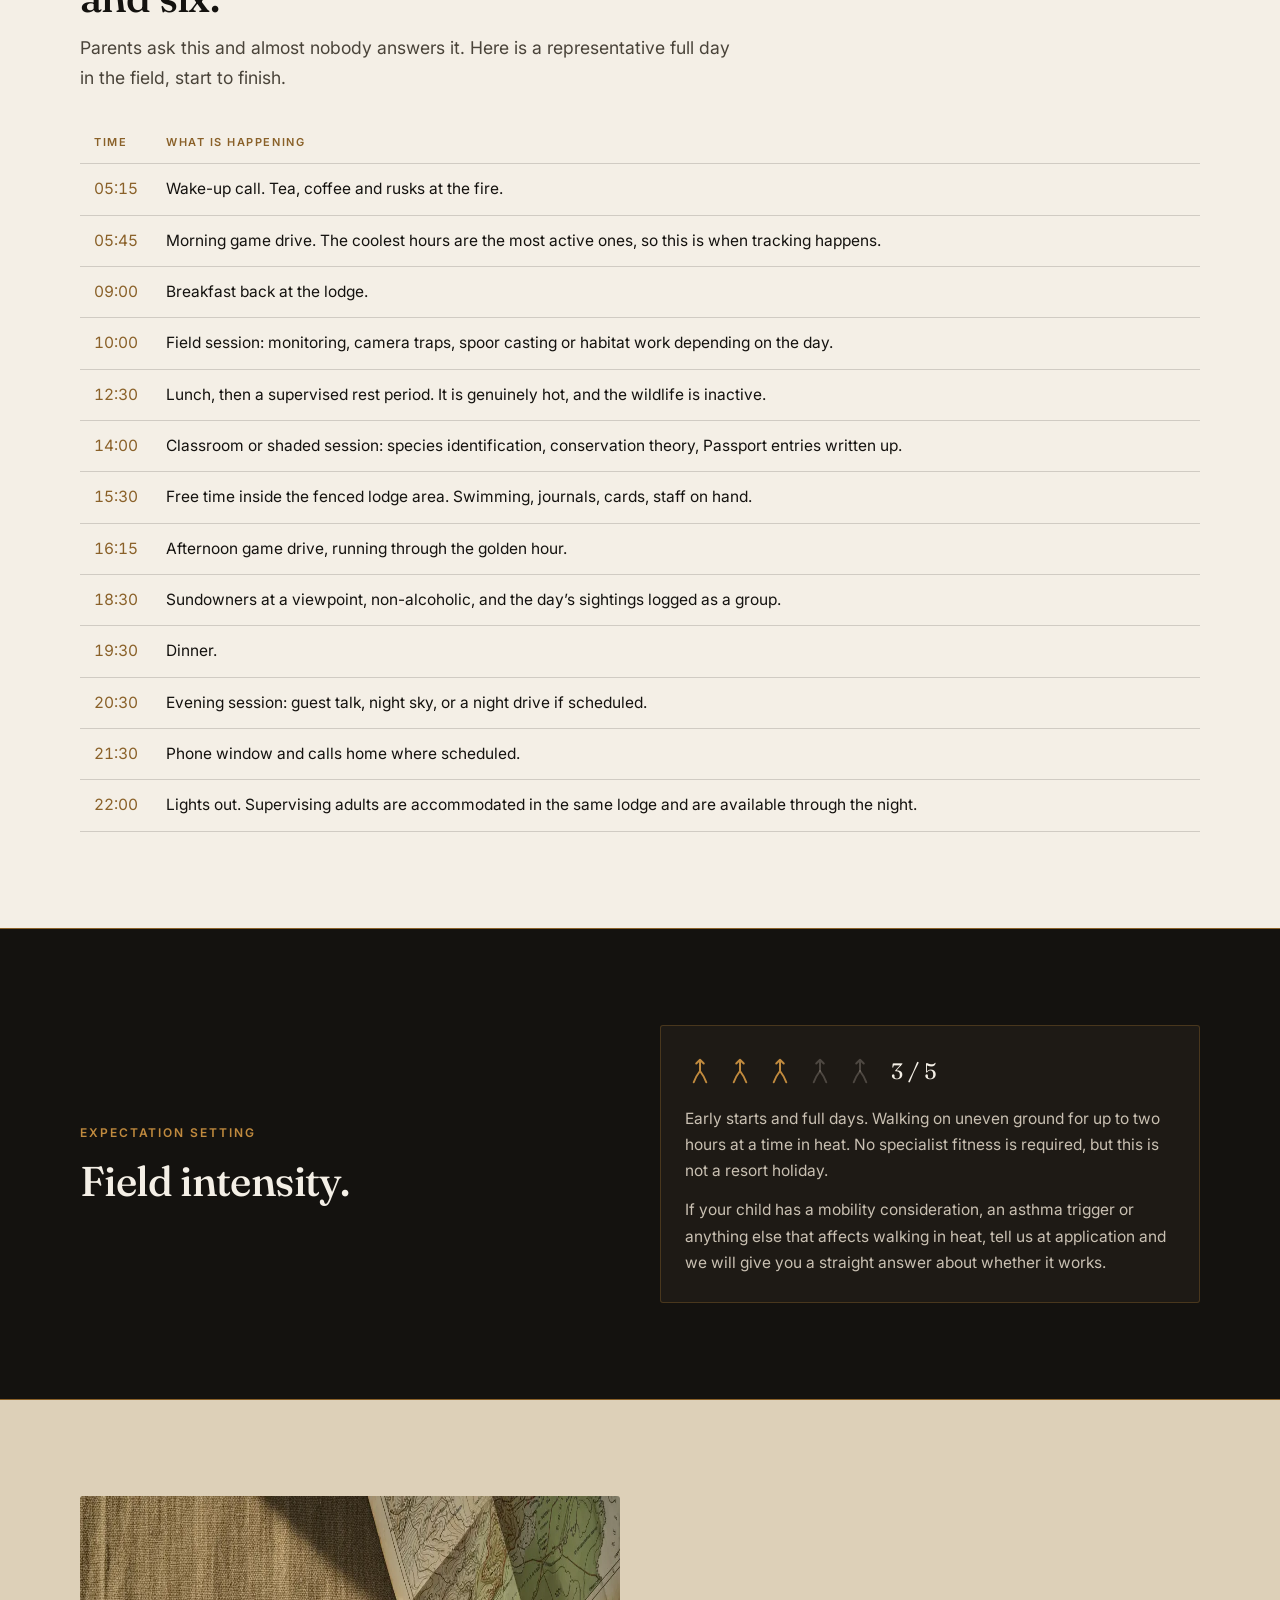
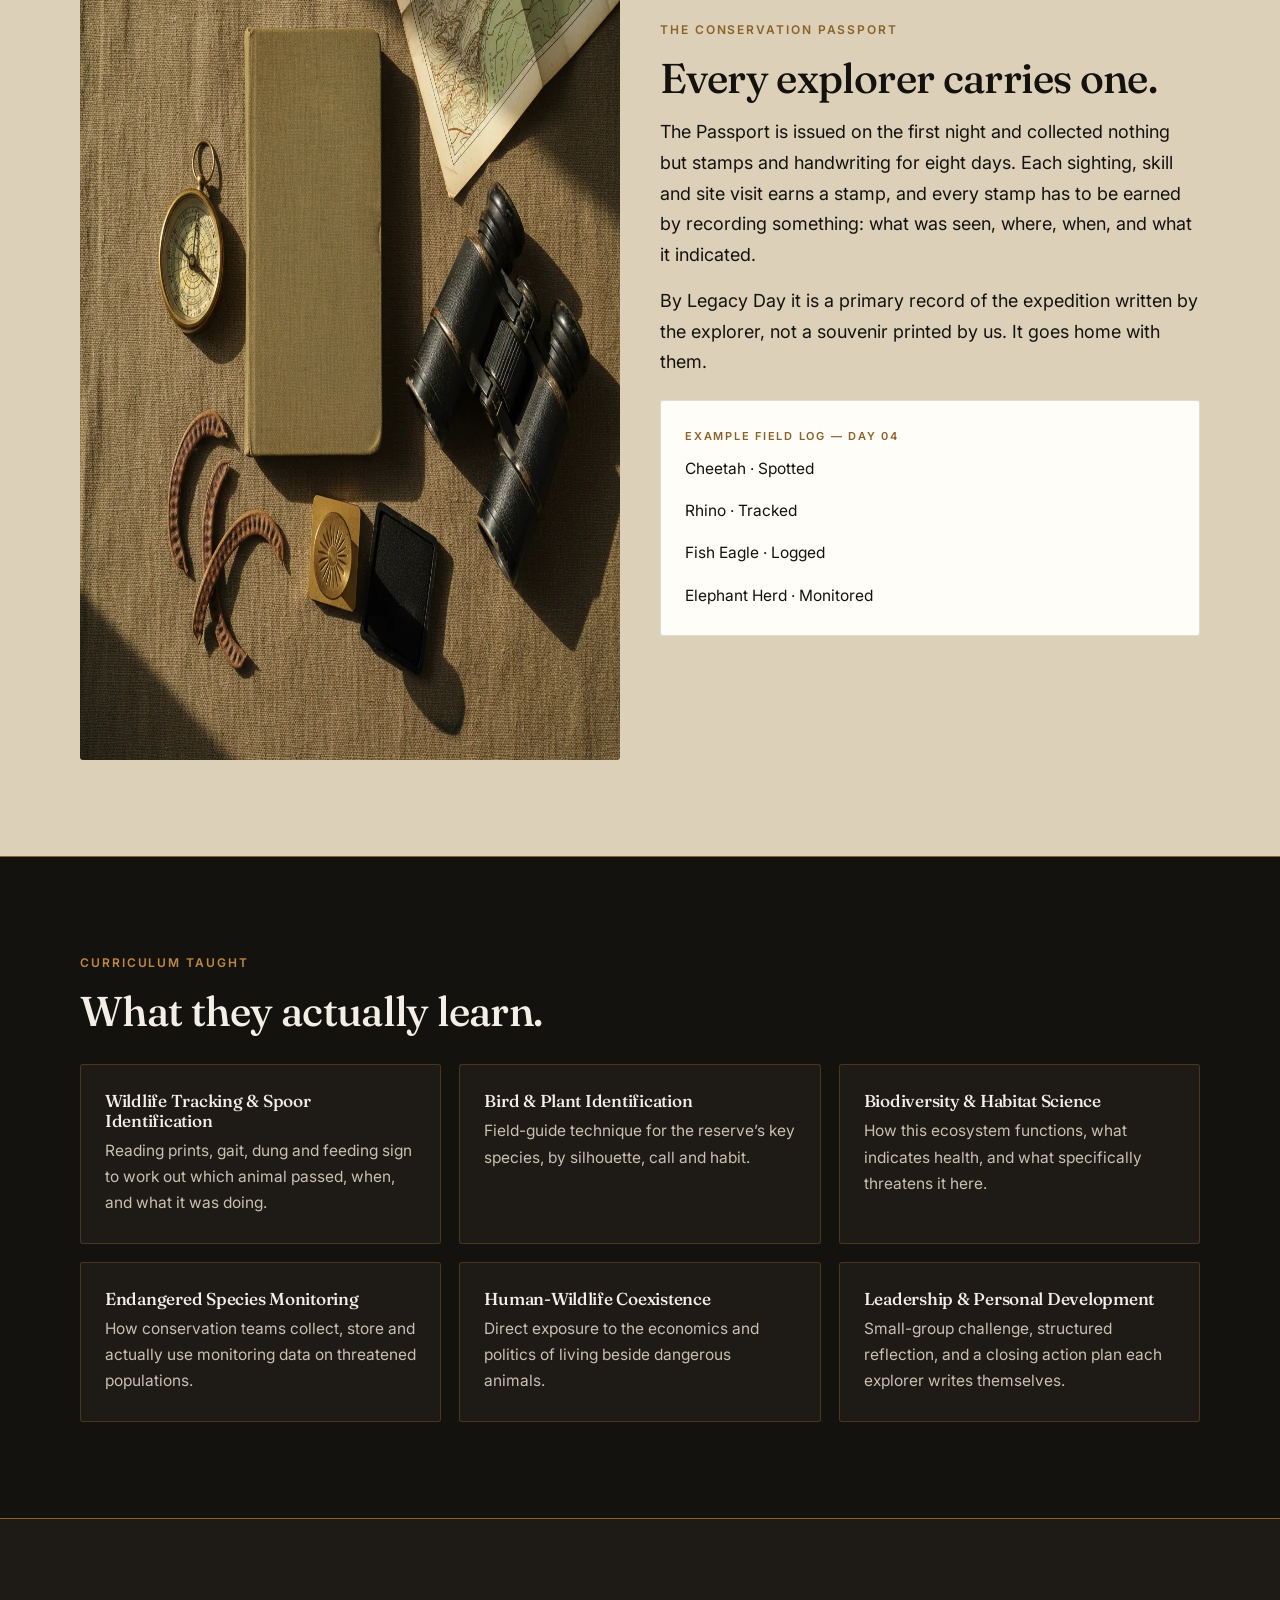
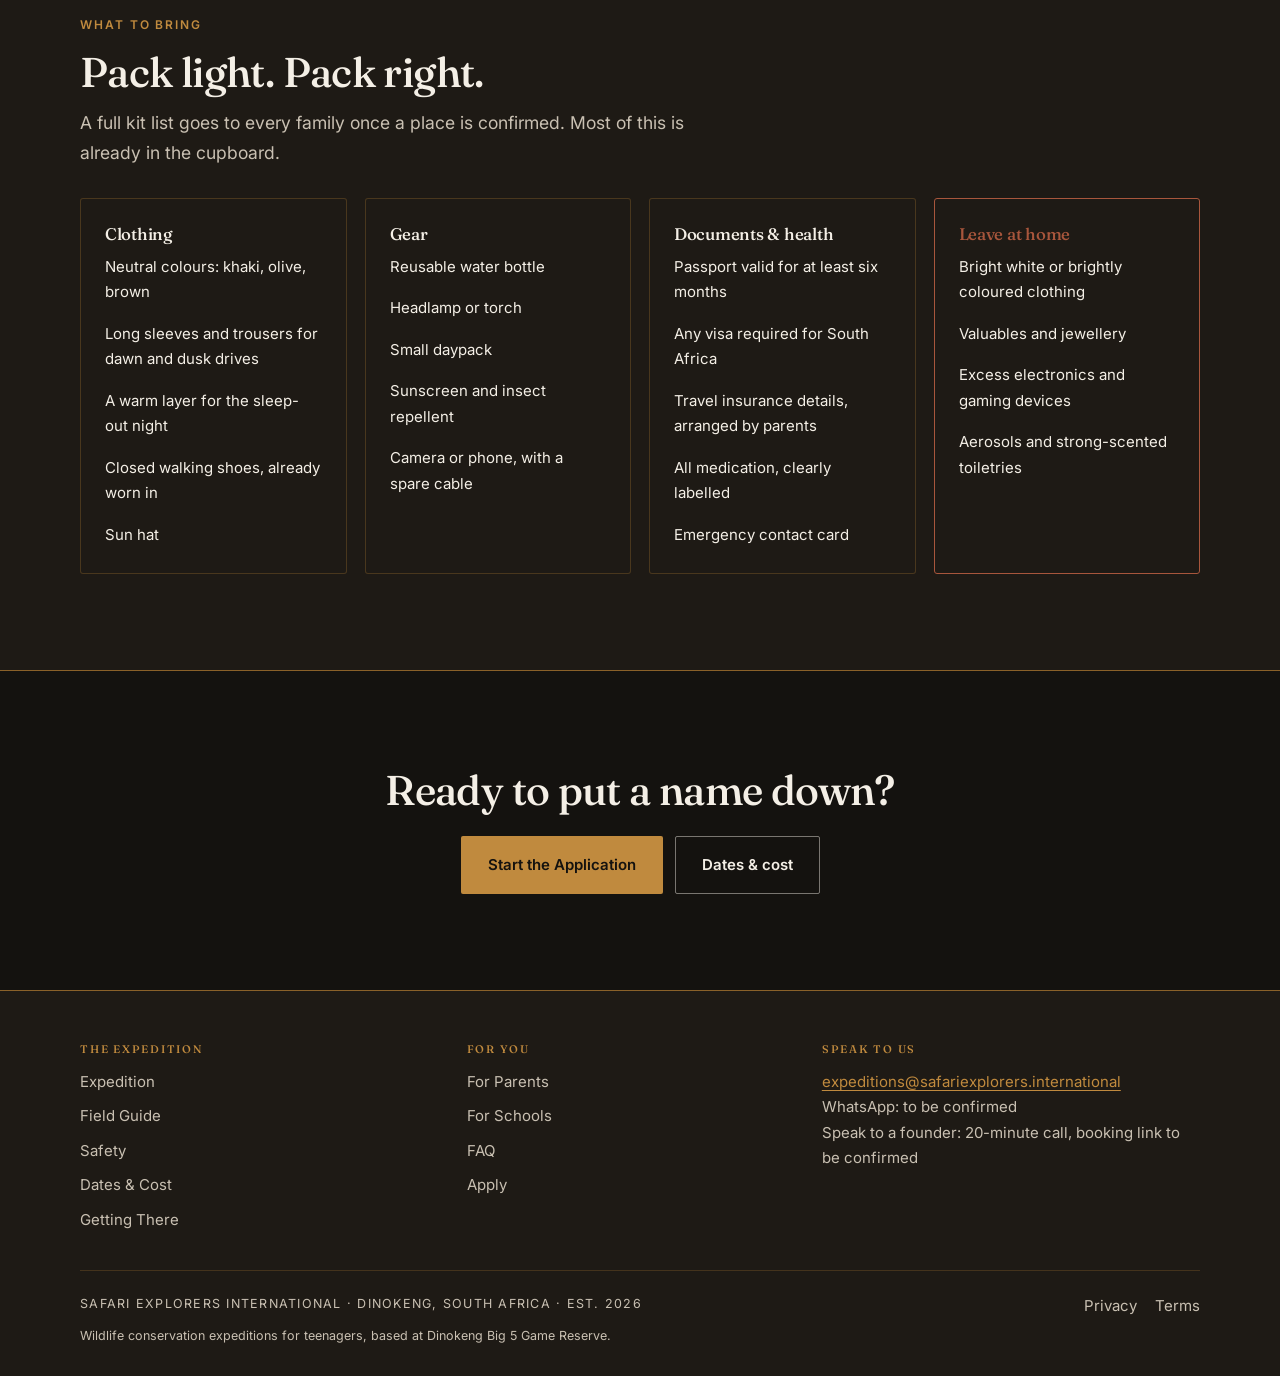
<file: expedition/index.html>
<!DOCTYPE html>
<html lang="en" class="no-js">
<head>
<meta charset="utf-8">
<meta name="viewport" content="width=device-width, initial-scale=1">
<title>The Expedition — Eight Days in Dinokeng | Safari Explorers International</title>
<meta name="description" content="The full eight-night itinerary, an hour-by-hour day in the life, field intensity rating, the Conservation Passport, the curriculum taught and what to bring.">
<link rel="canonical" href="https://devonhasenbroek-cmyk.github.io/safari-explorers-international/expedition/">
<meta name="theme-color" content="#14120F">
<meta name="robots" content="index,follow">

<meta property="og:type" content="website">
<meta property="og:site_name" content="Safari Explorers International">
<meta property="og:title" content="The Expedition — Eight Days in Dinokeng | Safari Explorers International">
<meta property="og:description" content="The full eight-night itinerary, an hour-by-hour day in the life, field intensity rating, the Conservation Passport, the curriculum taught and what to bring.">
<meta property="og:url" content="https://devonhasenbroek-cmyk.github.io/safari-explorers-international/expedition/">
<meta property="og:image" content="https://devonhasenbroek-cmyk.github.io/safari-explorers-international/assets/img/og-share.jpg">
<meta property="og:image:width" content="1200">
<meta property="og:image:height" content="630">
<meta property="og:image:alt" content="Open bushveld at sunrise in Dinokeng Big 5 Game Reserve, South Africa.">
<meta name="twitter:card" content="summary_large_image">
<meta name="twitter:title" content="The Expedition — Eight Days in Dinokeng | Safari Explorers International">
<meta name="twitter:description" content="The full eight-night itinerary, an hour-by-hour day in the life, field intensity rating, the Conservation Passport, the curriculum taught and what to bring.">
<meta name="twitter:image" content="https://devonhasenbroek-cmyk.github.io/safari-explorers-international/assets/img/og-share.jpg">

<link rel="icon" href="data:image/svg+xml,%3Csvg xmlns='http://www.w3.org/2000/svg' viewBox='0 0 40 40'%3E%3Crect width='40' height='40' fill='%2314120F'/%3E%3Cpath d='M11 26c2.6-8.4 6-13 9-13s6.4 4.6 9 13' fill='none' stroke='%23C08A3E' stroke-width='2.4' stroke-linecap='round'/%3E%3Ccircle cx='20' cy='15' r='2.6' fill='%23C08A3E'/%3E%3C/svg%3E">

<link rel="preconnect" href="https://fonts.googleapis.com">
<link rel="preconnect" href="https://fonts.gstatic.com" crossorigin>
<link href="https://fonts.googleapis.com/css2?family=Fraunces:opsz,wght@9..144,400;9..144,500;9..144,600&family=Inter:wght@400;500;600&display=swap" rel="stylesheet">
<link rel="stylesheet" href="../assets/css/site.css">

<!-- Analytics is deliberately absent from this proposal build.
     When the founders are ready, uncomment and set the real domain.
<script defer data-domain="safariexplorers.international" src="https://plausible.io/js/script.js"></script>
-->
</head>
<body data-base="../">
<a class="skip-link" href="#main">Skip to content</a>

<!-- SHARED RIBBON — keep identical across all pages -->
<div class="ribbon">
  <div class="ribbon__inner">
    <span class="ribbon__dot" aria-hidden="true"></span>
    <span>This is a proposal build for review, not the live Safari Explorers site.</span>
    <button class="ribbon__close" type="button" aria-label="Dismiss this notice">&times;</button>
  </div>
</div>
<!-- /SHARED RIBBON -->

<!-- SHARED HEADER — keep identical across all pages -->
<header class="site-header">
  <div class="wrap site-header__inner">
    <a class="brand" href="../index.html">
      <svg class="brand__mark" viewBox="0 0 40 40" aria-hidden="true" focusable="false"><circle cx="20" cy="20" r="19" fill="none" stroke="#C08A3E" stroke-width="1.4" stroke-dasharray="3 3"/><path d="M11 25c2.6-8.4 6-13 9-13s6.4 4.6 9 13" fill="none" stroke="#C08A3E" stroke-width="2" stroke-linecap="round"/><circle cx="20" cy="14.5" r="2.4" fill="#C08A3E"/></svg>
      <span class="brand__text">Safari Explorers<span>International</span></span>
    </a>
    <nav class="nav" aria-label="Primary">
        <a href="../expedition/" aria-current="page">Expedition</a>
        <a href="../field-guide/">Field Guide</a>
        <a href="../safety/">Safety</a>
        <a href="../dates-and-cost/">Dates &amp; Cost</a>
        <a href="../for-parents/">For Parents</a>
        <a href="../for-schools/">For Schools</a>
        <a href="../faq/">FAQ</a>
      <a class="nav__cta" href="../apply/">Apply</a>
    </nav>
    <button class="nav-toggle" type="button" aria-expanded="false" aria-controls="menu">
      <svg width="18" height="18" viewBox="0 0 24 24" fill="none" stroke="currentColor" stroke-width="2" aria-hidden="true"><path d="M3 6h18M3 12h18M3 18h18" stroke-linecap="round"/></svg>
      Menu
    </button>
  </div>
</header>

<div class="menu" id="menu" hidden>
  <div class="menu__top">
    <button class="menu__close" type="button" aria-label="Close menu">&times;</button>
  </div>
  <nav class="menu__list" aria-label="Mobile">
      <a href="../expedition/">Expedition</a>
      <a href="../field-guide/">Field Guide</a>
      <a href="../safety/">Safety</a>
      <a href="../dates-and-cost/">Dates &amp; Cost</a>
      <a href="../for-parents/">For Parents</a>
      <a href="../for-schools/">For Schools</a>
      <a href="../faq/">FAQ</a>
  </nav>
  <a class="btn btn--primary menu__cta" href="../apply/">Start the Application</a>
</div>
<!-- /SHARED HEADER -->

<main id="main">

<section class="page-head page-head--img">
  <div class="hero__media">
    <picture><source srcset="../assets/img/encounter-elephant.webp" type="image/webp"><img alt="An adult elephant walking past at close range at sunrise, seen at eye level from the open side of a game-drive vehicle." width="2752" height="1536" fetchpriority="high" decoding="async" src="../assets/img/encounter-elephant.jpg"></picture>
  </div>
  <div class="hero__veil" aria-hidden="true"></div>
  <div class="wrap" style="padding-bottom:40px;padding-top:60px">
    <p class="label">The expedition</p>
    <h1>Eight nights, one expedition log.</h1>
    <p class="lede">Activities take place across Dinokeng Big 5 Game Reserve, including at Mongena Private Game Reserve, an exclusive concession within Dinokeng, guided throughout by qualified rangers.</p>
  </div>
</section>

<section class="section">
  <div class="wrap">
    <div class="reveal" style="max-width:56ch;margin-bottom:24px">
      <p class="label">Day by day</p>
      <h2>The itinerary.</h2>
    </div>
    <div class="reveal">
      <div class="acc" data-acc-responsive>
  <details>
    <summary>
      <span>
        <span class="acc__n">Day 01</span>
        <h3>Arrival &amp; Welcome to Dinokeng</h3>
      </span>
      <svg class="acc__ico" viewBox="0 0 24 24" fill="none" stroke="currentColor" stroke-width="2" aria-hidden="true"><path d="M12 5v14M5 12h14" stroke-linecap="round"/></svg>
    </summary>
    <div class="acc__body"><p>Reception at OR Tambo International Airport and a private group transfer of roughly an hour to Dinokeng. Check-in, a welcome meal, and the full safety briefing, which covers how to behave in a free-roaming Big Five environment and is not optional.</p>
    <p>Each explorer receives their Conservation Passport before the first night.</p></div>
  </details>
  <details>
    <summary>
      <span>
        <span class="acc__n">Day 02</span>
        <h3>Understanding South Africa&rsquo;s Conservation Landscape</h3>
      </span>
      <svg class="acc__ico" viewBox="0 0 24 24" fill="none" stroke="currentColor" stroke-width="2" aria-hidden="true"><path d="M12 5v14M5 12h14" stroke-linecap="round"/></svg>
    </summary>
    <div class="acc__body"><p>An introduction to the ecosystems of the reserve and the pressures on them: which species are in trouble here, why, and who decides what happens next.</p>
    <p>The first bush walk covers tracking basics, walking discipline and how to read ground. The day closes with a sundowner game drive.</p></div>
  </details>
  <details>
    <summary>
      <span>
        <span class="acc__n">Day 03</span>
        <h3>Conservation in the Field</h3>
      </span>
      <svg class="acc__ico" viewBox="0 0 24 24" fill="none" stroke="currentColor" stroke-width="2" aria-hidden="true"><path d="M12 5v14M5 12h14" stroke-linecap="round"/></svg>
    </summary>
    <div class="acc__body"><p>A working day. Wildlife monitoring and camera-trap demonstrations, then habitat restoration: clearing invasive species and replanting indigenous stock.</p>
    <p>This is deliberately the least glamorous day of the eight. It is also the one that most accurately represents what conservation work is.</p></div>
  </details>
  <details>
    <summary>
      <span>
        <span class="acc__n">Day 04</span>
        <h3>Wildlife &amp; Biodiversity Day</h3>
      </span>
      <svg class="acc__ico" viewBox="0 0 24 24" fill="none" stroke="currentColor" stroke-width="2" aria-hidden="true"><path d="M12 5v14M5 12h14" stroke-linecap="round"/></svg>
    </summary>
    <div class="acc__body"><p>Full-day game drives at Mongena Private Game Reserve, tracking toward a Big Five sighting with Mongena&rsquo;s own rangers.</p>
    <p>A guided bird and plant identification walk, and an evening conservation talk. Sightings are never guaranteed; tracking is the skill being taught, not the outcome.</p></div>
  </details>
  <details>
    <summary>
      <span>
        <span class="acc__n">Day 05</span>
        <h3>Predators &amp; Nature Awareness</h3>
      </span>
      <svg class="acc__ico" viewBox="0 0 24 24" fill="none" stroke="currentColor" stroke-width="2" aria-hidden="true"><path d="M12 5v14M5 12h14" stroke-linecap="round"/></svg>
    </summary>
    <div class="acc__body"><p>An excursion to the Kevin Richardson Wildlife Sanctuary, including an honest look at captive-predator welfare and the ethics around it.</p>
    <p>A nature-awareness and bush-skills session, then a night drive to observe nocturnal species.</p></div>
  </details>
  <details>
    <summary>
      <span>
        <span class="acc__n">Day 06</span>
        <h3>Sleeping Under the Stars</h3>
      </span>
      <svg class="acc__ico" viewBox="0 0 24 24" fill="none" stroke="currentColor" stroke-width="2" aria-hidden="true"><path d="M12 5v14M5 12h14" stroke-linecap="round"/></svg>
    </summary>
    <div class="acc__body"><p>A wildlife radio-telemetry monitoring demonstration by day: how individual animals are collared, tracked and protected.</p>
    <p>That night, the group sleeps on an open sleep-out platform. No tents and no walls, under supervision, with the reserve audible in every direction. For most explorers this is the night they remember.</p></div>
  </details>
  <details>
    <summary>
      <span>
        <span class="acc__n">Day 07</span>
        <h3>People, Culture &amp; Conservation</h3>
      </span>
      <svg class="acc__ico" viewBox="0 0 24 24" fill="none" stroke="currentColor" stroke-width="2" aria-hidden="true"><path d="M12 5v14M5 12h14" stroke-linecap="round"/></svg>
    </summary>
    <div class="acc__body"><p>A structured discussion on human-wildlife coexistence, followed by a cultural exchange with a local community.</p>
    <p>A leadership and teamwork workshop closes the day, drawing the week&rsquo;s field experience into something the explorer can articulate.</p></div>
  </details>
  <details>
    <summary>
      <span>
        <span class="acc__n">Days 08&ndash;09</span>
        <h3>Legacy Day &amp; Departure</h3>
      </span>
      <svg class="acc__ico" viewBox="0 0 24 24" fill="none" stroke="currentColor" stroke-width="2" aria-hidden="true"><path d="M12 5v14M5 12h14" stroke-linecap="round"/></svg>
    </summary>
    <div class="acc__body"><p>Final reflections written into the Conservation Passport, short explorer presentations on what they learned and what they intend to do with it, and a certificate ceremony.</p>
    <p>Transfer back to OR Tambo for departure.</p></div>
  </details>
</div>
    </div>
    <p class="lede" style="margin-top:22px;font-size:15px">Activities may be reordered for weather, wildlife movement and reserve access. The sequence above reflects the shape of the expedition, not a fixed schedule.</p>
  </div>
</section>

<!-- ============ A DAY IN THE LIFE ============ -->
<section class="section on-light">
  <div class="wrap">
    <div class="reveal" style="max-width:60ch;margin-bottom:28px">
      <p class="label">A day in the life</p>
      <h2>What happens between two o&rsquo;clock and six.</h2>
      <p class="lede" style="margin-top:12px">Parents ask this and almost nobody answers it. Here is a representative full day in the field, start to finish.</p>
    </div>
    <!-- CLIENT TO CONFIRM actual daily timings. These are a realistic working draft
         based on standard reserve practice, not a schedule the founders have signed off. -->
    <div class="table-scroll reveal">
      <table class="timetable">
        <caption class="sr-only">A representative daily timetable on the expedition</caption>
        <thead>
          <tr><th scope="col">Time</th><th scope="col">What is happening</th></tr>
        </thead>
        <tbody>
          <tr><td>05:15</td><td>Wake-up call. Tea, coffee and rusks at the fire.</td></tr>
          <tr><td>05:45</td><td>Morning game drive. The coolest hours are the most active ones, so this is when tracking happens.</td></tr>
          <tr><td>09:00</td><td>Breakfast back at the lodge.</td></tr>
          <tr><td>10:00</td><td>Field session: monitoring, camera traps, spoor casting or habitat work depending on the day.</td></tr>
          <tr><td>12:30</td><td>Lunch, then a supervised rest period. It is genuinely hot, and the wildlife is inactive.</td></tr>
          <tr><td>14:00</td><td>Classroom or shaded session: species identification, conservation theory, Passport entries written up.</td></tr>
          <tr><td>15:30</td><td>Free time inside the fenced lodge area. Swimming, journals, cards, staff on hand.</td></tr>
          <tr><td>16:15</td><td>Afternoon game drive, running through the golden hour.</td></tr>
          <tr><td>18:30</td><td>Sundowners at a viewpoint, non-alcoholic, and the day&rsquo;s sightings logged as a group.</td></tr>
          <tr><td>19:30</td><td>Dinner.</td></tr>
          <tr><td>20:30</td><td>Evening session: guest talk, night sky, or a night drive if scheduled.</td></tr>
          <tr><td>21:30</td><td>Phone window and calls home where scheduled.</td></tr>
          <tr><td>22:00</td><td>Lights out. Supervising adults are accommodated in the same lodge and are available through the night.</td></tr>
        </tbody>
      </table>
    </div>
  </div>
</section>

<!-- ============ FIELD INTENSITY ============ -->
<section class="section">
  <div class="wrap">
    <div class="grid grid--2" style="gap:40px;align-items:center">
      <div class="reveal">
        <p class="label">Expectation setting</p>
        <h2>Field intensity.</h2>
      </div>
      <div class="reveal card">
        <div class="intensity" role="img" aria-label="Field intensity rating: three out of five">
          <svg class="intensity__ico intensity__ico--on" viewBox="0 0 24 24" fill="none" stroke="currentColor" stroke-width="1.6" aria-hidden="true"><path d="M7 21c1.6-4.2 3.4-7 5-9 1.6 2 3.4 4.8 5 9" stroke-linecap="round" stroke-linejoin="round"/><path d="M12 12V4M9 6l3-3 3 3" stroke-linecap="round" stroke-linejoin="round"/></svg>
          <svg class="intensity__ico intensity__ico--on" viewBox="0 0 24 24" fill="none" stroke="currentColor" stroke-width="1.6" aria-hidden="true"><path d="M7 21c1.6-4.2 3.4-7 5-9 1.6 2 3.4 4.8 5 9" stroke-linecap="round" stroke-linejoin="round"/><path d="M12 12V4M9 6l3-3 3 3" stroke-linecap="round" stroke-linejoin="round"/></svg>
          <svg class="intensity__ico intensity__ico--on" viewBox="0 0 24 24" fill="none" stroke="currentColor" stroke-width="1.6" aria-hidden="true"><path d="M7 21c1.6-4.2 3.4-7 5-9 1.6 2 3.4 4.8 5 9" stroke-linecap="round" stroke-linejoin="round"/><path d="M12 12V4M9 6l3-3 3 3" stroke-linecap="round" stroke-linejoin="round"/></svg>
          <svg class="intensity__ico" viewBox="0 0 24 24" fill="none" stroke="currentColor" stroke-width="1.6" aria-hidden="true"><path d="M7 21c1.6-4.2 3.4-7 5-9 1.6 2 3.4 4.8 5 9" stroke-linecap="round" stroke-linejoin="round"/><path d="M12 12V4M9 6l3-3 3 3" stroke-linecap="round" stroke-linejoin="round"/></svg>
          <svg class="intensity__ico" viewBox="0 0 24 24" fill="none" stroke="currentColor" stroke-width="1.6" aria-hidden="true"><path d="M7 21c1.6-4.2 3.4-7 5-9 1.6 2 3.4 4.8 5 9" stroke-linecap="round" stroke-linejoin="round"/><path d="M12 12V4M9 6l3-3 3 3" stroke-linecap="round" stroke-linejoin="round"/></svg>
          <span class="intensity__score">3 / 5</span>
        </div>
        <p>Early starts and full days. Walking on uneven ground for up to two hours at a time in heat. No specialist fitness is required, but this is not a resort holiday.</p>
        <p style="margin-top:.8em">If your child has a mobility consideration, an asthma trigger or anything else that affects walking in heat, tell us at application and we will give you a straight answer about whether it works.</p>
      </div>
    </div>
  </div>
</section>

<!-- ============ CONSERVATION PASSPORT ============ -->
<section class="section on-sand">
  <div class="wrap">
    <div class="grid grid--2" style="gap:40px;align-items:center">
      <div class="reveal">
        <picture><source srcset="../assets/img/passport-flatlay.webp" type="image/webp"><img alt="A field-journal flatlay on canvas: a blank cloth-bound notebook, brass compass, vintage binoculars, a brass stamp with an ink pad, seed pods and a folded topographic map." width="1184" height="864" loading="lazy" decoding="async" style="border-radius:3px" src="../assets/img/passport-flatlay.jpg"></picture>
      </div>
      <div class="reveal">
        <p class="label">The Conservation Passport</p>
        <h2>Every explorer carries one.</h2>
        <div class="stack" style="margin-top:16px">
          <p>The Passport is issued on the first night and collected nothing but stamps and handwriting for eight days. Each sighting, skill and site visit earns a stamp, and every stamp has to be earned by recording something: what was seen, where, when, and what it indicated.</p>
          <p>By Legacy Day it is a primary record of the expedition written by the explorer, not a souvenir printed by us. It goes home with them.</p>
        </div>
        <div class="card" style="margin-top:22px;background:#FFFDF8;border-color:rgba(20,18,15,.14)">
          <div class="card__n" style="color:var(--brass-lo)">Example field log &mdash; Day 04</div>
          <ul class="stack" style="font-size:15.5px;margin-top:10px">
            <li>Cheetah &middot; Spotted</li>
            <li>Rhino &middot; Tracked</li>
            <li>Fish Eagle &middot; Logged</li>
            <li>Elephant Herd &middot; Monitored</li>
          </ul>
        </div>
      </div>
    </div>
  </div>
</section>

<!-- ============ CURRICULUM ============ -->
<section class="section">
  <div class="wrap">
    <div class="reveal" style="max-width:56ch;margin-bottom:30px">
      <p class="label">Curriculum taught</p>
      <h2>What they actually learn.</h2>
    </div>
    <div class="grid grid--3">
      <div class="card reveal"><h3 style="font-size:1.08rem">Wildlife Tracking &amp; Spoor Identification</h3><p style="margin-top:.5em">Reading prints, gait, dung and feeding sign to work out which animal passed, when, and what it was doing.</p></div>
      <div class="card reveal"><h3 style="font-size:1.08rem">Bird &amp; Plant Identification</h3><p style="margin-top:.5em">Field-guide technique for the reserve&rsquo;s key species, by silhouette, call and habit.</p></div>
      <div class="card reveal"><h3 style="font-size:1.08rem">Biodiversity &amp; Habitat Science</h3><p style="margin-top:.5em">How this ecosystem functions, what indicates health, and what specifically threatens it here.</p></div>
      <div class="card reveal"><h3 style="font-size:1.08rem">Endangered Species Monitoring</h3><p style="margin-top:.5em">How conservation teams collect, store and actually use monitoring data on threatened populations.</p></div>
      <div class="card reveal"><h3 style="font-size:1.08rem">Human-Wildlife Coexistence</h3><p style="margin-top:.5em">Direct exposure to the economics and politics of living beside dangerous animals.</p></div>
      <div class="card reveal"><h3 style="font-size:1.08rem">Leadership &amp; Personal Development</h3><p style="margin-top:.5em">Small-group challenge, structured reflection, and a closing action plan each explorer writes themselves.</p></div>
    </div>
  </div>
</section>

<!-- ============ WHAT TO BRING ============ -->
<section class="section on-soft">
  <div class="wrap">
    <div class="reveal" style="max-width:56ch;margin-bottom:30px">
      <p class="label">What to bring</p>
      <h2>Pack light. Pack right.</h2>
      <p class="lede" style="margin-top:12px">A full kit list goes to every family once a place is confirmed. Most of this is already in the cupboard.</p>
    </div>
    <div class="grid grid--4">
      <div class="card reveal">
        <h3 style="font-size:1.05rem">Clothing</h3>
        <ul class="stack" style="margin-top:.7em;font-size:15px">
          <li>Neutral colours: khaki, olive, brown</li>
          <li>Long sleeves and trousers for dawn and dusk drives</li>
          <li>A warm layer for the sleep-out night</li>
          <li>Closed walking shoes, already worn in</li>
          <li>Sun hat</li>
        </ul>
      </div>
      <div class="card reveal">
        <h3 style="font-size:1.05rem">Gear</h3>
        <ul class="stack" style="margin-top:.7em;font-size:15px">
          <li>Reusable water bottle</li>
          <li>Headlamp or torch</li>
          <li>Small daypack</li>
          <li>Sunscreen and insect repellent</li>
          <li>Camera or phone, with a spare cable</li>
        </ul>
      </div>
      <div class="card reveal">
        <h3 style="font-size:1.05rem">Documents &amp; health</h3>
        <ul class="stack" style="margin-top:.7em;font-size:15px">
          <li>Passport valid for at least six months</li>
          <li>Any visa required for South Africa</li>
          <li>Travel insurance details, arranged by parents</li>
          <li>All medication, clearly labelled</li>
          <li>Emergency contact card</li>
        </ul>
      </div>
      <div class="card reveal" style="border-color:var(--clay)">
        <h3 style="font-size:1.05rem;color:var(--clay)">Leave at home</h3>
        <ul class="stack" style="margin-top:.7em;font-size:15px">
          <li>Bright white or brightly coloured clothing</li>
          <li>Valuables and jewellery</li>
          <li>Excess electronics and gaming devices</li>
          <li>Aerosols and strong-scented toiletries</li>
        </ul>
      </div>
    </div>
  </div>
</section>

<section class="section">
  <div class="wrap-narrow" style="text-align:center">
    <h2 class="reveal">Ready to put a name down?</h2>
    <div class="btn-row reveal" style="justify-content:center;margin-top:22px">
      <a class="btn btn--primary" href="../apply/">Start the Application</a>
      <a class="btn btn--outline" href="../dates-and-cost/">Dates &amp; cost</a>
    </div>
  </div>
</section>

</main>

<!-- SHARED FOOTER — keep identical across all pages -->
<footer class="site-footer">
  <div class="wrap">
    <div class="footer-grid">
      <div>
        <h2>The expedition</h2>
        <div class="footer-links">
          <a href="../expedition/">Expedition</a>
          <a href="../field-guide/">Field Guide</a>
          <a href="../safety/">Safety</a>
          <a href="../dates-and-cost/">Dates &amp; Cost</a>
          <a href="../getting-there/">Getting There</a>
        </div>
      </div>
      <div>
        <h2>For you</h2>
        <div class="footer-links">
          <a href="../for-parents/">For Parents</a>
          <a href="../for-schools/">For Schools</a>
          <a href="../faq/">FAQ</a>
          <a href="../apply/">Apply</a>
        </div>
      </div>
      <div class="footer-contact">
        <h2>Speak to us</h2>
        <p>
          <a href="mailto:expeditions@safariexplorers.international">expeditions@safariexplorers.international</a><br>
          <!-- CLIENT TO SUPPLY: WhatsApp business number -->
          WhatsApp: to be confirmed<br>
          <!-- CLIENT TO SUPPLY: scheduling link for founder calls (Calendly or similar) -->
          Speak to a founder: 20-minute call, booking link to be confirmed
        </p>
      </div>
    </div>
    <div class="legal">
      <span class="legal__mark">SAFARI EXPLORERS INTERNATIONAL · DINOKENG, SOUTH AFRICA · EST. 2026</span>
      <span class="footer-links" style="flex-direction:row;gap:18px">
        <a href="../privacy/">Privacy</a>
        <a href="../terms/">Terms</a>
      </span>
    </div>
    <p class="legal" style="border:0;margin-top:6px;padding-top:0">
      Wildlife conservation expeditions for teenagers, based at Dinokeng Big 5 Game Reserve.
    </p>
  </div>
</footer>
<!-- /SHARED FOOTER -->

<script src="../assets/js/site.js"></script>
<script type="application/ld+json">
{
  "@context": "https://schema.org",
  "@type": "BreadcrumbList",
  "itemListElement": [
    { "@type": "ListItem", "position": 1, "name": "Home", "item": "https://devonhasenbroek-cmyk.github.io/safari-explorers-international/" },
    { "@type": "ListItem", "position": 2, "name": "Expedition", "item": "https://devonhasenbroek-cmyk.github.io/safari-explorers-international/expedition/" }
  ]
}
</script>
</body>
</html>
</file>
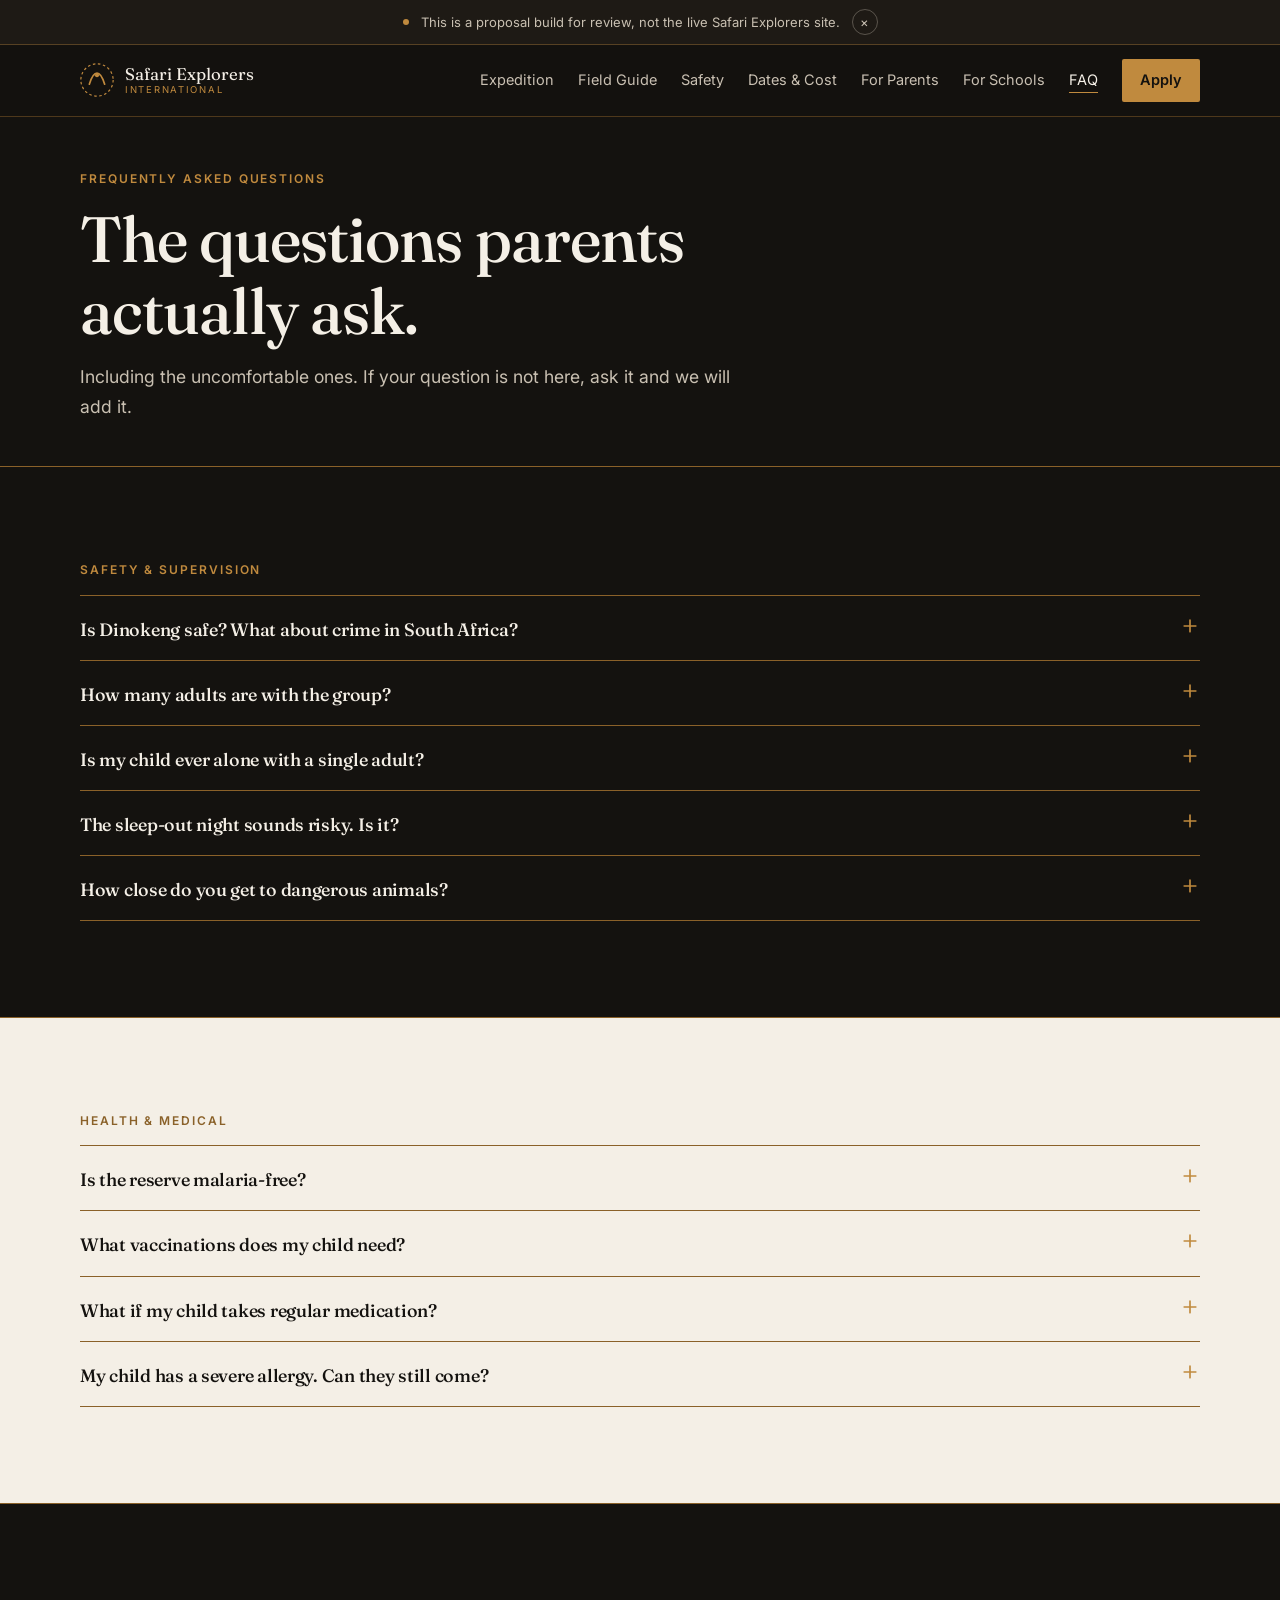
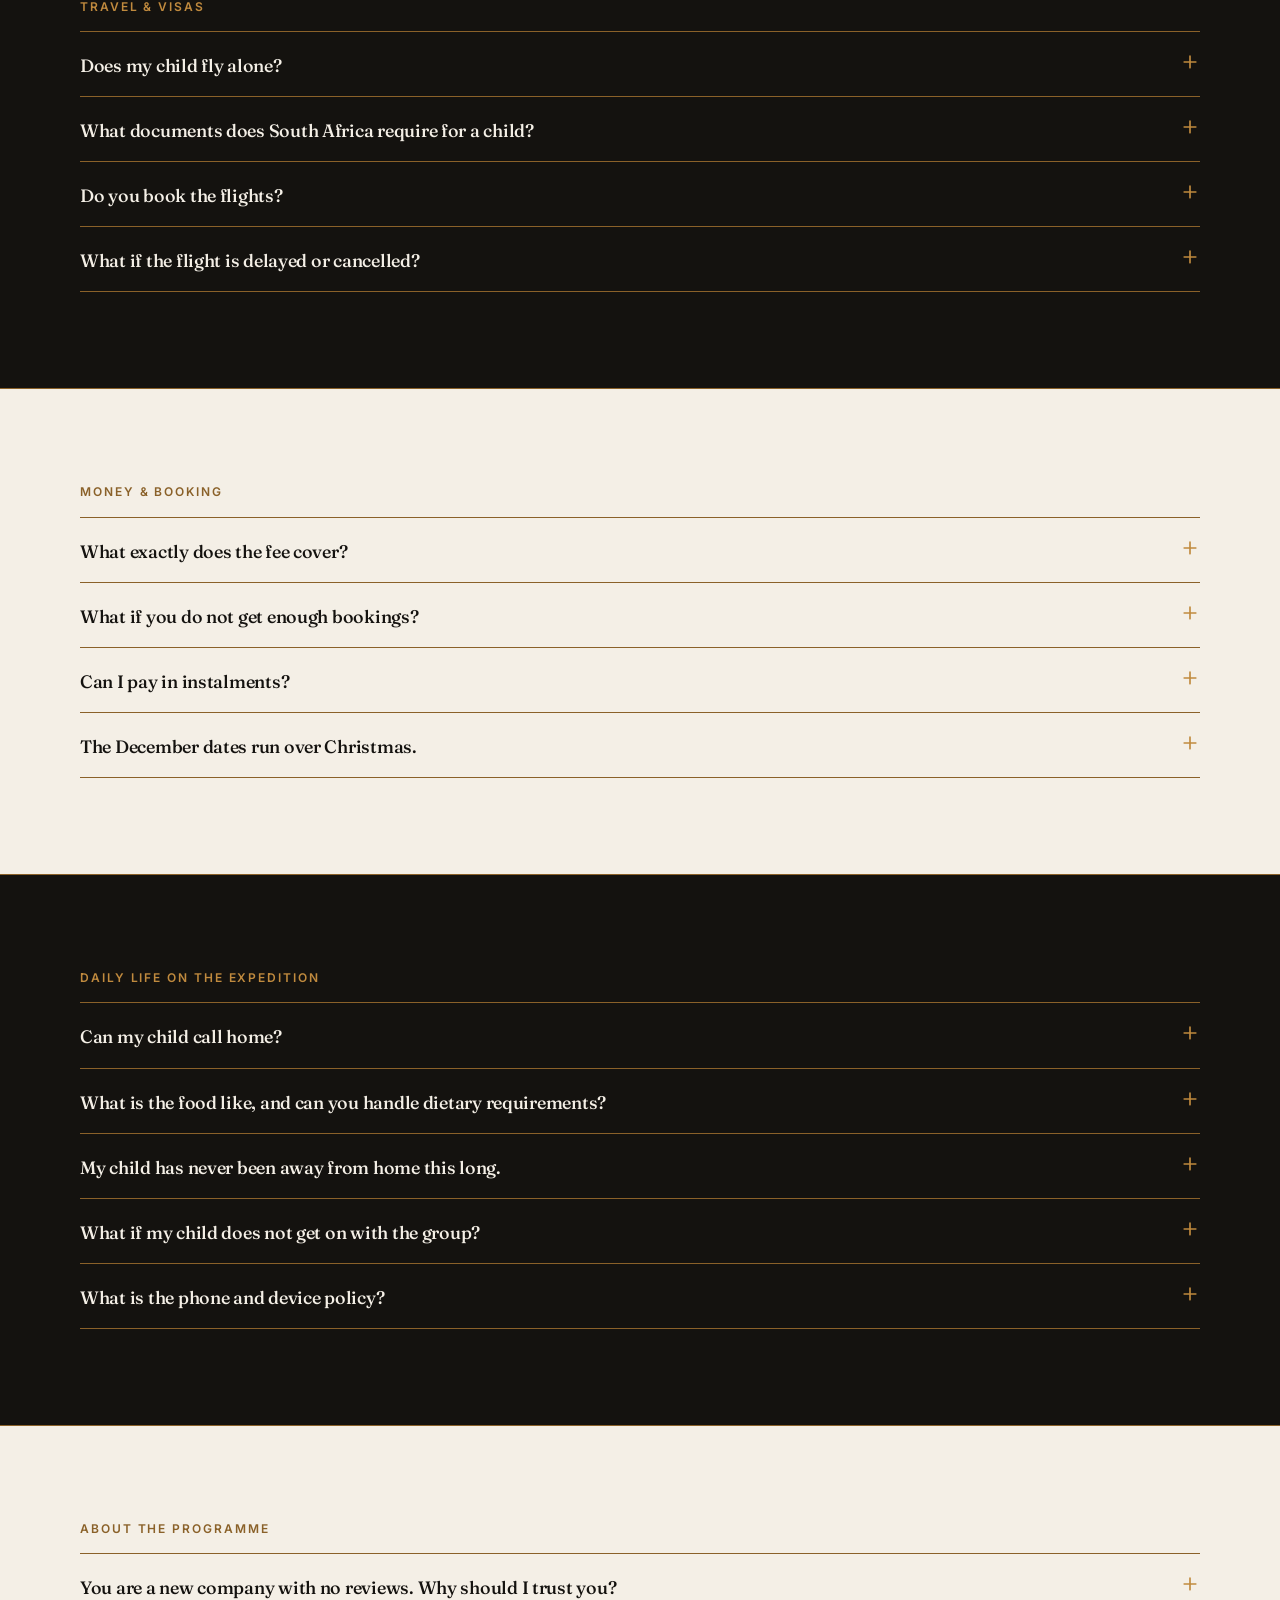
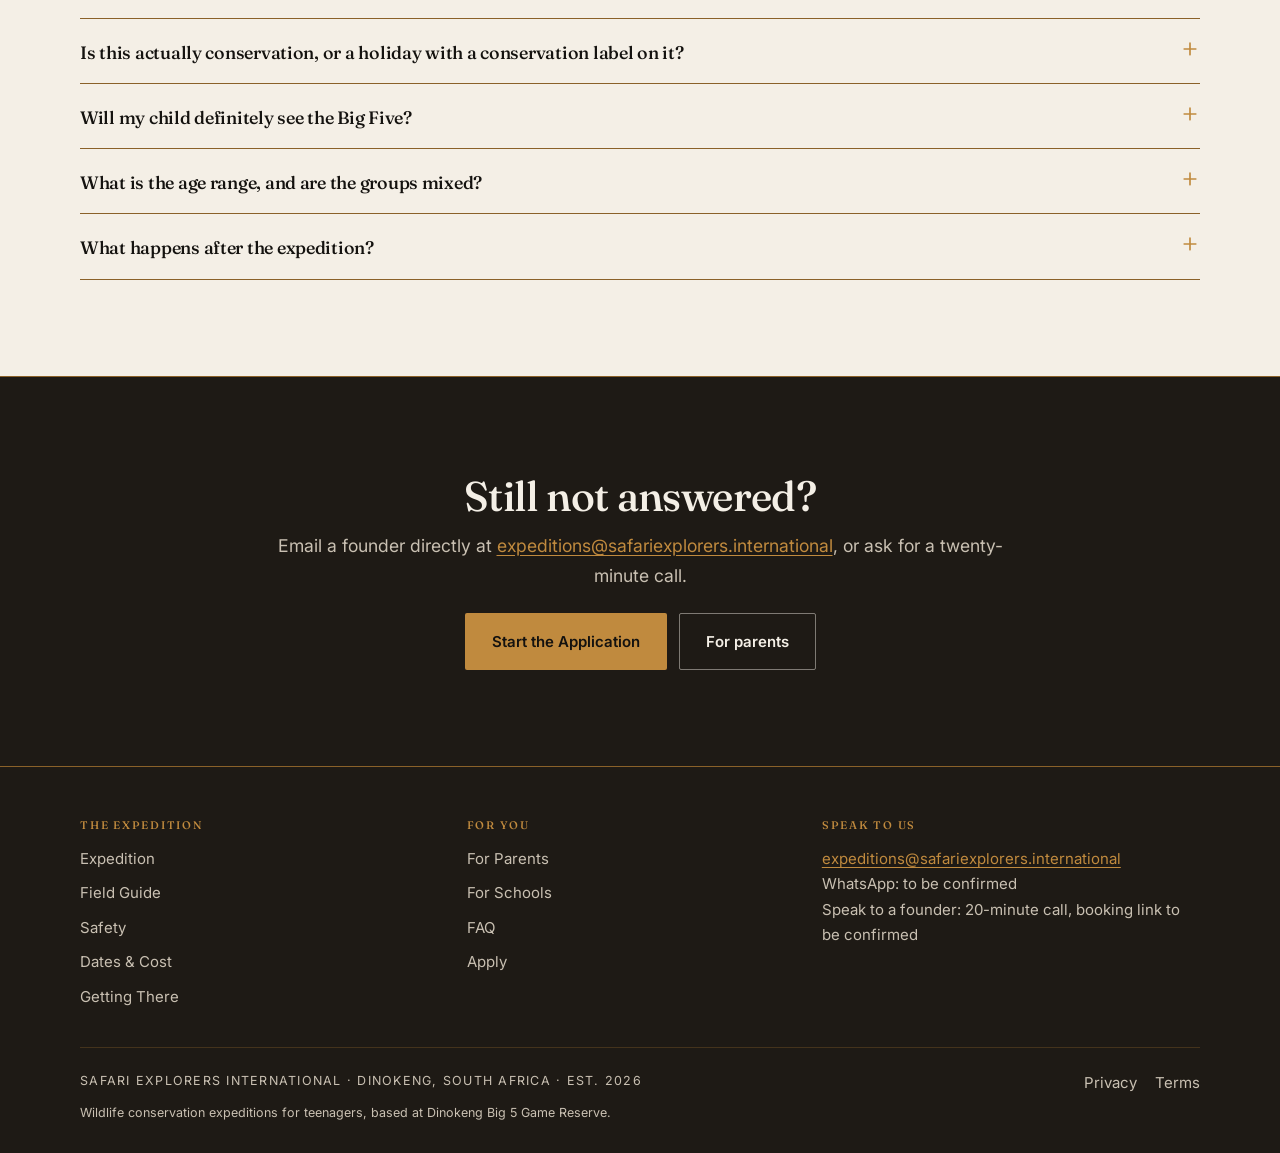
<file: faq/index.html>
<!DOCTYPE html>
<html lang="en" class="no-js">
<head>
<meta charset="utf-8">
<meta name="viewport" content="width=device-width, initial-scale=1">
<title>Frequently Asked Questions | Safari Explorers International</title>
<meta name="description" content="Straight answers on safety, supervision, health, visas, money, daily life and whether this is genuinely conservation, including the awkward questions.">
<link rel="canonical" href="https://devonhasenbroek-cmyk.github.io/safari-explorers-international/faq/">
<meta name="theme-color" content="#14120F">
<meta name="robots" content="index,follow">

<meta property="og:type" content="website">
<meta property="og:site_name" content="Safari Explorers International">
<meta property="og:title" content="Frequently Asked Questions | Safari Explorers International">
<meta property="og:description" content="Straight answers on safety, supervision, health, visas, money, daily life and whether this is genuinely conservation, including the awkward questions.">
<meta property="og:url" content="https://devonhasenbroek-cmyk.github.io/safari-explorers-international/faq/">
<meta property="og:image" content="https://devonhasenbroek-cmyk.github.io/safari-explorers-international/assets/img/og-share.jpg">
<meta property="og:image:width" content="1200">
<meta property="og:image:height" content="630">
<meta property="og:image:alt" content="Open bushveld at sunrise in Dinokeng Big 5 Game Reserve, South Africa.">
<meta name="twitter:card" content="summary_large_image">
<meta name="twitter:title" content="Frequently Asked Questions | Safari Explorers International">
<meta name="twitter:description" content="Straight answers on safety, supervision, health, visas, money, daily life and whether this is genuinely conservation, including the awkward questions.">
<meta name="twitter:image" content="https://devonhasenbroek-cmyk.github.io/safari-explorers-international/assets/img/og-share.jpg">

<link rel="icon" href="data:image/svg+xml,%3Csvg xmlns='http://www.w3.org/2000/svg' viewBox='0 0 40 40'%3E%3Crect width='40' height='40' fill='%2314120F'/%3E%3Cpath d='M11 26c2.6-8.4 6-13 9-13s6.4 4.6 9 13' fill='none' stroke='%23C08A3E' stroke-width='2.4' stroke-linecap='round'/%3E%3Ccircle cx='20' cy='15' r='2.6' fill='%23C08A3E'/%3E%3C/svg%3E">

<link rel="preconnect" href="https://fonts.googleapis.com">
<link rel="preconnect" href="https://fonts.gstatic.com" crossorigin>
<link href="https://fonts.googleapis.com/css2?family=Fraunces:opsz,wght@9..144,400;9..144,500;9..144,600&family=Inter:wght@400;500;600&display=swap" rel="stylesheet">
<link rel="stylesheet" href="../assets/css/site.css">

<!-- Analytics is deliberately absent from this proposal build.
     When the founders are ready, uncomment and set the real domain.
<script defer data-domain="safariexplorers.international" src="https://plausible.io/js/script.js"></script>
-->
</head>
<body data-base="../">
<a class="skip-link" href="#main">Skip to content</a>

<!-- SHARED RIBBON — keep identical across all pages -->
<div class="ribbon">
  <div class="ribbon__inner">
    <span class="ribbon__dot" aria-hidden="true"></span>
    <span>This is a proposal build for review, not the live Safari Explorers site.</span>
    <button class="ribbon__close" type="button" aria-label="Dismiss this notice">&times;</button>
  </div>
</div>
<!-- /SHARED RIBBON -->

<!-- SHARED HEADER — keep identical across all pages -->
<header class="site-header">
  <div class="wrap site-header__inner">
    <a class="brand" href="../index.html">
      <svg class="brand__mark" viewBox="0 0 40 40" aria-hidden="true" focusable="false"><circle cx="20" cy="20" r="19" fill="none" stroke="#C08A3E" stroke-width="1.4" stroke-dasharray="3 3"/><path d="M11 25c2.6-8.4 6-13 9-13s6.4 4.6 9 13" fill="none" stroke="#C08A3E" stroke-width="2" stroke-linecap="round"/><circle cx="20" cy="14.5" r="2.4" fill="#C08A3E"/></svg>
      <span class="brand__text">Safari Explorers<span>International</span></span>
    </a>
    <nav class="nav" aria-label="Primary">
        <a href="../expedition/">Expedition</a>
        <a href="../field-guide/">Field Guide</a>
        <a href="../safety/">Safety</a>
        <a href="../dates-and-cost/">Dates &amp; Cost</a>
        <a href="../for-parents/">For Parents</a>
        <a href="../for-schools/">For Schools</a>
        <a href="../faq/" aria-current="page">FAQ</a>
      <a class="nav__cta" href="../apply/">Apply</a>
    </nav>
    <button class="nav-toggle" type="button" aria-expanded="false" aria-controls="menu">
      <svg width="18" height="18" viewBox="0 0 24 24" fill="none" stroke="currentColor" stroke-width="2" aria-hidden="true"><path d="M3 6h18M3 12h18M3 18h18" stroke-linecap="round"/></svg>
      Menu
    </button>
  </div>
</header>

<div class="menu" id="menu" hidden>
  <div class="menu__top">
    <button class="menu__close" type="button" aria-label="Close menu">&times;</button>
  </div>
  <nav class="menu__list" aria-label="Mobile">
      <a href="../expedition/">Expedition</a>
      <a href="../field-guide/">Field Guide</a>
      <a href="../safety/">Safety</a>
      <a href="../dates-and-cost/">Dates &amp; Cost</a>
      <a href="../for-parents/">For Parents</a>
      <a href="../for-schools/">For Schools</a>
      <a href="../faq/">FAQ</a>
  </nav>
  <a class="btn btn--primary menu__cta" href="../apply/">Start the Application</a>
</div>
<!-- /SHARED HEADER -->

<main id="main">

<section class="page-head">
  <div class="wrap">
    <p class="label">Frequently asked questions</p>
    <h1>The questions parents actually ask.</h1>
    <p class="lede">Including the uncomfortable ones. If your question is not here, ask it and we will add it.</p>
  </div>
</section>


<section class="section">
  <div class="wrap">
    <div class="reveal" style="margin-bottom:18px">
      <h2 class="label">Safety &amp; supervision</h2>
    </div>
    <div class="acc reveal">
      <details>
        <summary>
          <span><h3>Is Dinokeng safe? What about crime in South Africa?</h3></span>
          <svg class="acc__ico" viewBox="0 0 24 24" fill="none" stroke="currentColor" stroke-width="2" aria-hidden="true"><path d="M12 5v14M5 12h14" stroke-linecap="round"/></svg>
        </summary>
        <div class="acc__body">
          <p>South Africa has a serious crime problem and pretending otherwise would insult your intelligence. It is also a country the size of Western Europe, and the risk profile of a fenced private game reserve an hour from Johannesburg is not the risk profile of a city centre at night.</p>
          <p>Explorers are inside a controlled reserve environment for essentially the whole expedition. The transfer from OR Tambo is private, direct and accompanied. Nobody is on public transport, nobody is walking through a town, and nobody is unsupervised outside the lodge.</p>
          <p>The genuine hazards here are wildlife, heat and vehicles, in that order, and those are what our procedures are actually built around.</p>
        </div>
      </details>
      <details>
        <summary>
          <span><h3>How many adults are with the group?</h3></span>
          <svg class="acc__ico" viewBox="0 0 24 24" fill="none" stroke="currentColor" stroke-width="2" aria-hidden="true"><path d="M12 5v14M5 12h14" stroke-linecap="round"/></svg>
        </summary>
        <div class="acc__body">
          <p>Three, for a maximum of eight explorers: Michael Daymond as Lead Safari and Wildlife Expert, a designated Safety Officer, and a female chaperone. That is a ratio better than one adult to every three children.</p>
          <p>There is male and female supervision at every point, including overnight, and supervising adults sleep in the same lodge.</p>
        </div>
      </details>
      <details>
        <summary>
          <span><h3>Is my child ever alone with a single adult?</h3></span>
          <svg class="acc__ico" viewBox="0 0 24 24" fill="none" stroke="currentColor" stroke-width="2" aria-hidden="true"><path d="M12 5v14M5 12h14" stroke-linecap="round"/></svg>
        </summary>
        <div class="acc__body">
          <p>Activities are run in groups, and the structure is designed so that one-to-one situations do not arise as a matter of routine.</p>
          <p>Every adult working with students has been through identity verification, criminal background screening and safeguarding checks before the programme starts.</p>
        </div>
      </details>
      <details>
        <summary>
          <span><h3>The sleep-out night sounds risky. Is it?</h3></span>
          <svg class="acc__ico" viewBox="0 0 24 24" fill="none" stroke="currentColor" stroke-width="2" aria-hidden="true"><path d="M12 5v14M5 12h14" stroke-linecap="round"/></svg>
        </summary>
        <div class="acc__body">
          <p>It is a managed platform inside the reserve with continuous adult supervision through the night, not a group of teenagers left in the open.</p>
          <p>It is also completely optional. If you would rather your child slept at the lodge that night, they can, and no fuss will be made about it in front of the group.</p>
        </div>
      </details>
      <details>
        <summary>
          <span><h3>How close do you get to dangerous animals?</h3></span>
          <svg class="acc__ico" viewBox="0 0 24 24" fill="none" stroke="currentColor" stroke-width="2" aria-hidden="true"><path d="M12 5v14M5 12h14" stroke-linecap="round"/></svg>
        </summary>
        <div class="acc__body">
          <p>Close enough to see properly, from a vehicle, under the direction of a guide with 18 years of experience in this reserve and a Safety Officer whose entire job is that judgement call.</p>
          <p>Bush walks happen in open terrain chosen for visibility, in single file, with strict discipline about noise and movement. Explorers are briefed on day one and the briefing is not a formality.</p>
        </div>
      </details>
    </div>
  </div>
</section>

<section class="section on-light">
  <div class="wrap">
    <div class="reveal" style="margin-bottom:18px">
      <h2 class="label">Health &amp; medical</h2>
    </div>
    <div class="acc reveal">
      <details>
        <summary>
          <span><h3>Is the reserve malaria-free?</h3></span>
          <svg class="acc__ico" viewBox="0 0 24 24" fill="none" stroke="currentColor" stroke-width="2" aria-hidden="true"><path d="M12 5v14M5 12h14" stroke-linecap="round"/></svg>
        </summary>
        <div class="acc__body">
          <p>Dinokeng is in a malaria-free area, which is one of the main reasons the programme is based here rather than further north. No antimalarial prophylaxis is required.</p>
          <p>You should still confirm current health advice for South Africa with your own doctor or travel clinic before departure.</p>
        </div>
      </details>
      <details>
        <summary>
          <span><h3>What vaccinations does my child need?</h3></span>
          <svg class="acc__ico" viewBox="0 0 24 24" fill="none" stroke="currentColor" stroke-width="2" aria-hidden="true"><path d="M12 5v14M5 12h14" stroke-linecap="round"/></svg>
        </summary>
        <div class="acc__body">
          <p>That is a question for your doctor or a travel clinic, not for us, and any operator who gives you a definitive list on a web page is overstepping.</p>
          <p>Requirements depend on your child&rsquo;s medical history, existing vaccination record and the country they are travelling from. Start that conversation early, because some schedules need weeks.</p>
        </div>
      </details>
      <details>
        <summary>
          <span><h3>What if my child takes regular medication?</h3></span>
          <svg class="acc__ico" viewBox="0 0 24 24" fill="none" stroke="currentColor" stroke-width="2" aria-hidden="true"><path d="M12 5v14M5 12h14" stroke-linecap="round"/></svg>
        </summary>
        <div class="acc__body">
          <p>Tell us at application. All medication travels clearly labelled and with written administration instructions, and requirements are reviewed and communicated to supervising adults before the programme starts.</p>
          <p>Emergency medication such as inhalers or adrenaline auto-injectors stays immediately accessible at all times, including on drives and walks.</p>
        </div>
      </details>
      <details>
        <summary>
          <span><h3>My child has a severe allergy. Can they still come?</h3></span>
          <svg class="acc__ico" viewBox="0 0 24 24" fill="none" stroke="currentColor" stroke-width="2" aria-hidden="true"><path d="M12 5v14M5 12h14" stroke-linecap="round"/></svg>
        </summary>
        <div class="acc__body">
          <p>In most cases yes, with an individual management plan agreed in writing before travel.</p>
          <p>Tell us the full picture at application. If we judge that a condition cannot be safely managed in a remote environment an hour from a hospital, we will say so before you pay a deposit rather than after. That is a small number of cases, but we would rather disappoint you early than take a risk with your child.</p>
        </div>
      </details>
    </div>
  </div>
</section>

<section class="section">
  <div class="wrap">
    <div class="reveal" style="margin-bottom:18px">
      <h2 class="label">Travel &amp; visas</h2>
    </div>
    <div class="acc reveal">
      <details>
        <summary>
          <span><h3>Does my child fly alone?</h3></span>
          <svg class="acc__ico" viewBox="0 0 24 24" fill="none" stroke="currentColor" stroke-width="2" aria-hidden="true"><path d="M12 5v14M5 12h14" stroke-linecap="round"/></svg>
        </summary>
        <div class="acc__body">
          <p>Flights are booked by families, and most explorers will fly on the direct service from their home city. All three launch markets have one.</p>
          <p>Airlines operate Unaccompanied Minor services with their own age bands, fees and rules, which must be confirmed with the carrier directly. Where enough explorers depart from the same city we will try to coordinate a group flight or a flight-buddy pairing, though neither is confirmed until the cohort is full.</p>
        </div>
      </details>
      <details>
        <summary>
          <span><h3>What documents does South Africa require for a child?</h3></span>
          <svg class="acc__ico" viewBox="0 0 24 24" fill="none" stroke="currentColor" stroke-width="2" aria-hidden="true"><path d="M12 5v14M5 12h14" stroke-linecap="round"/></svg>
        </summary>
        <div class="acc__body">
          <p>South Africa applies additional documentation requirements to travellers under 18, and they are stricter than most countries. Requirements have historically involved additional proof of parental relationship and documented consent where a child is not travelling with both parents.</p>
          <p>Verify the current requirements directly with your nearest South African mission and the Department of Home Affairs, then confirm with your airline, because the airline decides whether your child boards. Do not rely on any operator&rsquo;s website, including this one.</p>
          <p>Once your place is confirmed we will help you assemble the documentation and check it before you travel.</p>
        </div>
      </details>
      <details>
        <summary>
          <span><h3>Do you book the flights?</h3></span>
          <svg class="acc__ico" viewBox="0 0 24 24" fill="none" stroke="currentColor" stroke-width="2" aria-hidden="true"><path d="M12 5v14M5 12h14" stroke-linecap="round"/></svg>
        </summary>
        <div class="acc__body">
          <p>No. Flights and travel insurance are arranged by parents or guardians, and are not included in the programme fee.</p>
          <p>We will advise on routing and timing so your child arrives inside the transfer window, and we will tell you what your insurance needs to cover.</p>
        </div>
      </details>
      <details>
        <summary>
          <span><h3>What if the flight is delayed or cancelled?</h3></span>
          <svg class="acc__ico" viewBox="0 0 24 24" fill="none" stroke="currentColor" stroke-width="2" aria-hidden="true"><path d="M12 5v14M5 12h14" stroke-linecap="round"/></svg>
        </summary>
        <div class="acc__body">
          <p>Tell us as soon as you know and we will adjust the airport collection. Someone will be there whenever your child actually lands.</p>
          <p>If a delay costs your child part of the programme, that is a travel insurance matter rather than a refund matter, which is one of several reasons cover is mandatory.</p>
        </div>
      </details>
    </div>
  </div>
</section>

<section class="section on-light">
  <div class="wrap">
    <div class="reveal" style="margin-bottom:18px">
      <h2 class="label">Money &amp; booking</h2>
    </div>
    <div class="acc reveal">
      <details>
        <summary>
          <span><h3>What exactly does the fee cover?</h3></span>
          <svg class="acc__ico" viewBox="0 0 24 24" fill="none" stroke="currentColor" stroke-width="2" aria-hidden="true"><path d="M12 5v14M5 12h14" stroke-linecap="round"/></svg>
        </summary>
        <div class="acc__body">
          <p>Everything on the ground: eight nights&rsquo; accommodation, all meals and drinking water, all in-reserve transport, every game drive and activity, full-time qualified guides and supervision, airport transfers both ways, and the Conservation Passport and programme materials.</p>
          <p>It does not cover international flights, travel and medical insurance, visa fees, or personal spending money.</p>
        </div>
      </details>
      <details>
        <summary>
          <span><h3>What if you do not get enough bookings?</h3></span>
          <svg class="acc__ico" viewBox="0 0 24 24" fill="none" stroke="currentColor" stroke-width="2" aria-hidden="true"><path d="M12 5v14M5 12h14" stroke-linecap="round"/></svg>
        </summary>
        <div class="acc__body">
          <p>Then we cancel and refund you in full, including the non-refundable deposit. The expedition runs with a minimum of four explorers, and if we have not reached four by 60 days before departure you will be told immediately.</p>
          <p>You will never be left holding a flight booking for an expedition that is not happening.</p>
        </div>
      </details>
      <details>
        <summary>
          <span><h3>Can I pay in instalments?</h3></span>
          <svg class="acc__ico" viewBox="0 0 24 24" fill="none" stroke="currentColor" stroke-width="2" aria-hidden="true"><path d="M12 5v14M5 12h14" stroke-linecap="round"/></svg>
        </summary>
        <div class="acc__body">
          <p>The standard structure is a US$750 deposit to hold the place and the balance 60 days before departure.</p>
          <p>If a different schedule would make this possible for your family, ask. We would rather have the conversation than lose a good candidate over cash flow.</p>
        </div>
      </details>
      <details>
        <summary>
          <span><h3>The December dates run over Christmas.</h3></span>
          <svg class="acc__ico" viewBox="0 0 24 24" fill="none" stroke="currentColor" stroke-width="2" aria-hidden="true"><path d="M12 5v14M5 12h14" stroke-linecap="round"/></svg>
        </summary>
        <div class="acc__body">
          <p>They do, and we say so plainly on the dates page rather than hiding it.</p>
          <p>Those dates are the only window that falls inside the year-end break in Singapore, the UAE and Australia simultaneously, which is what makes a genuinely international group possible. If it does not work for your family, the July 2027 window exists for exactly that reason.</p>
        </div>
      </details>
    </div>
  </div>
</section>

<section class="section">
  <div class="wrap">
    <div class="reveal" style="margin-bottom:18px">
      <h2 class="label">Daily life on the expedition</h2>
    </div>
    <div class="acc reveal">
      <details>
        <summary>
          <span><h3>Can my child call home?</h3></span>
          <svg class="acc__ico" viewBox="0 0 24 24" fill="none" stroke="currentColor" stroke-width="2" aria-hidden="true"><path d="M12 5v14M5 12h14" stroke-linecap="round"/></svg>
        </summary>
        <div class="acc__body">
          <p>Yes. There is a scheduled phone window built into the evening routine, and times are published to families before departure so nobody is waiting up.</p>
          <p>Phones are put away during drives, walks, field sessions and meals. Reserve connectivity is genuinely patchy in places, which is geography rather than policy.</p>
        </div>
      </details>
      <details>
        <summary>
          <span><h3>What is the food like, and can you handle dietary requirements?</h3></span>
          <svg class="acc__ico" viewBox="0 0 24 24" fill="none" stroke="currentColor" stroke-width="2" aria-hidden="true"><path d="M12 5v14M5 12h14" stroke-linecap="round"/></svg>
        </summary>
        <div class="acc__body">
          <p>Three cooked meals a day plus snacks and drinking water, catered at the lodge.</p>
          <p>Vegetarian, halal, allergy-related and other requirements are handled routinely when they are declared at application. Tell us early and it is a non-issue; tell us on arrival and it is harder.</p>
        </div>
      </details>
      <details>
        <summary>
          <span><h3>My child has never been away from home this long.</h3></span>
          <svg class="acc__ico" viewBox="0 0 24 24" fill="none" stroke="currentColor" stroke-width="2" aria-hidden="true"><path d="M12 5v14M5 12h14" stroke-linecap="round"/></svg>
        </summary>
        <div class="acc__body">
          <p>That is one of the more common reasons parents hesitate, and honestly it is one of the better reasons to come.</p>
          <p>Homesickness usually peaks on nights two and three and usually passes. The chaperone will normally spot it before your child raises it, and the response is practical: an early call home, a job to do, and being paired up within the group. You will be told it is happening rather than finding out afterwards.</p>
          <p>Eight nights is deliberately long enough to matter and short enough to be manageable.</p>
        </div>
      </details>
      <details>
        <summary>
          <span><h3>What if my child does not get on with the group?</h3></span>
          <svg class="acc__ico" viewBox="0 0 24 24" fill="none" stroke="currentColor" stroke-width="2" aria-hidden="true"><path d="M12 5v14M5 12h14" stroke-linecap="round"/></svg>
        </summary>
        <div class="acc__body">
          <p>Eight people over eight nights, so it occasionally happens.</p>
          <p>The group is small and the staff ratio high precisely so an adult notices on day two rather than day six. Room pairings can be changed and activity pairings rotate by design. We will not claim every group becomes lifelong friends, but nobody spends the week on the edge of it.</p>
        </div>
      </details>
      <details>
        <summary>
          <span><h3>What is the phone and device policy?</h3></span>
          <svg class="acc__ico" viewBox="0 0 24 24" fill="none" stroke="currentColor" stroke-width="2" aria-hidden="true"><path d="M12 5v14M5 12h14" stroke-linecap="round"/></svg>
        </summary>
        <div class="acc__body">
          <p>Phones come, and they are neither confiscated nor banned. They are put away during drives, walks, field sessions and meals, with a scheduled window in the evening for calls and messages.</p>
          <p>If your family wants a stricter arrangement for your own child, tell us at application and we will hold to it.</p>
        </div>
      </details>
    </div>
  </div>
</section>

<section class="section on-light">
  <div class="wrap">
    <div class="reveal" style="margin-bottom:18px">
      <h2 class="label">About the programme</h2>
    </div>
    <div class="acc reveal">
      <details>
        <summary>
          <span><h3>You are a new company with no reviews. Why should I trust you?</h3></span>
          <svg class="acc__ico" viewBox="0 0 24 24" fill="none" stroke="currentColor" stroke-width="2" aria-hidden="true"><path d="M12 5v14M5 12h14" stroke-linecap="round"/></svg>
        </summary>
        <div class="acc__body">
          <p>You should be asking this, and we would think less of a parent who did not.</p>
          <p>What we cannot offer is a review history, and we will not manufacture one. What we can offer is verifiable: the man leading the field programme is the Chairperson of Dinokeng Game Enterprises with 18 years in this reserve. Three of the four founders have spent two decades in education. Every adult is background-screened. The medical facility is named. The insurance is real. And the minimum numbers guarantee means that if this does not come together, you get every cent back.</p>
          <p>The founding cohort price reflects the fact that you are taking us on trust. That is the honest trade, and it is stated on the pricing page rather than buried.</p>
        </div>
      </details>
      <details>
        <summary>
          <span><h3>Is this actually conservation, or a holiday with a conservation label on it?</h3></span>
          <svg class="acc__ico" viewBox="0 0 24 24" fill="none" stroke="currentColor" stroke-width="2" aria-hidden="true"><path d="M12 5v14M5 12h14" stroke-linecap="round"/></svg>
        </summary>
        <div class="acc__body">
          <p>Eight teenagers will not save a species in eight nights, and anyone who tells you otherwise is selling something.</p>
          <p>What eight nights genuinely does is contribute a small amount of real work &mdash; monitoring data, camera-trap captures, habitat restoration &mdash; that feeds into how this reserve is managed, and does it alongside the people who do it year-round. The data is real, the restoration is real, and neither is staged for visitors.</p>
          <p>The larger honest claim is about the explorer rather than the reserve. Eight nights can permanently change what a person notices for the rest of their life, and a generation that notices is worth considerably more to conservation than eight days of labour.</p>
        </div>
      </details>
      <details>
        <summary>
          <span><h3>Will my child definitely see the Big Five?</h3></span>
          <svg class="acc__ico" viewBox="0 0 24 24" fill="none" stroke="currentColor" stroke-width="2" aria-hidden="true"><path d="M12 5v14M5 12h14" stroke-linecap="round"/></svg>
        </summary>
        <div class="acc__body">
          <p>No, and we will not pretend otherwise. Dinokeng is a free-roaming Big Five reserve and sightings are genuinely likely across eight days, particularly with the full day at Mongena. They are not guaranteed by anybody honest.</p>
          <p>Tracking is the skill being taught. Finding nothing, and understanding why you found nothing, is a real part of the education.</p>
        </div>
      </details>
      <details>
        <summary>
          <span><h3>What is the age range, and are the groups mixed?</h3></span>
          <svg class="acc__ico" viewBox="0 0 24 24" fill="none" stroke="currentColor" stroke-width="2" aria-hidden="true"><path d="M12 5v14M5 12h14" stroke-linecap="round"/></svg>
        </summary>
        <div class="acc__body">
          <p>Thirteen to seventeen, grouped by cohort so the age spread within a single group stays sensible rather than putting a thirteen-year-old with a group of seventeen-year-olds.</p>
          <p>Groups are mixed by gender and by nationality, with accommodation arranged separately for male and female students. The international mix is a deliberate part of the design.</p>
        </div>
      </details>
      <details>
        <summary>
          <span><h3>What happens after the expedition?</h3></span>
          <svg class="acc__ico" viewBox="0 0 24 24" fill="none" stroke="currentColor" stroke-width="2" aria-hidden="true"><path d="M12 5v14M5 12h14" stroke-linecap="round"/></svg>
        </summary>
        <div class="acc__body">
          <p>Each explorer leaves with their completed Conservation Passport, a certificate, and the action plan they wrote themselves on Legacy Day.</p>
          <p>We will also ask your family, some weeks later, for an honest account of how it went. If it earned it, we will ask permission to quote you. If it did not, we would rather know that than not.</p>
        </div>
      </details>
    </div>
  </div>
</section>

<section class="section on-soft">
  <div class="wrap-narrow" style="text-align:center">
    <h2 class="reveal">Still not answered?</h2>
    <p class="lede reveal" style="margin-top:12px">Email a founder directly at <a href="mailto:expeditions@safariexplorers.international">expeditions@safariexplorers.international</a>, or ask for a twenty-minute call.</p>
    <div class="btn-row reveal" style="justify-content:center;margin-top:22px">
      <a class="btn btn--primary" href="../apply/">Start the Application</a>
      <a class="btn btn--outline" href="../for-parents/">For parents</a>
    </div>
  </div>
</section>

</main>

<!-- SHARED FOOTER — keep identical across all pages -->
<footer class="site-footer">
  <div class="wrap">
    <div class="footer-grid">
      <div>
        <h2>The expedition</h2>
        <div class="footer-links">
          <a href="../expedition/">Expedition</a>
          <a href="../field-guide/">Field Guide</a>
          <a href="../safety/">Safety</a>
          <a href="../dates-and-cost/">Dates &amp; Cost</a>
          <a href="../getting-there/">Getting There</a>
        </div>
      </div>
      <div>
        <h2>For you</h2>
        <div class="footer-links">
          <a href="../for-parents/">For Parents</a>
          <a href="../for-schools/">For Schools</a>
          <a href="../faq/">FAQ</a>
          <a href="../apply/">Apply</a>
        </div>
      </div>
      <div class="footer-contact">
        <h2>Speak to us</h2>
        <p>
          <a href="mailto:expeditions@safariexplorers.international">expeditions@safariexplorers.international</a><br>
          <!-- CLIENT TO SUPPLY: WhatsApp business number -->
          WhatsApp: to be confirmed<br>
          <!-- CLIENT TO SUPPLY: scheduling link for founder calls (Calendly or similar) -->
          Speak to a founder: 20-minute call, booking link to be confirmed
        </p>
      </div>
    </div>
    <div class="legal">
      <span class="legal__mark">SAFARI EXPLORERS INTERNATIONAL · DINOKENG, SOUTH AFRICA · EST. 2026</span>
      <span class="footer-links" style="flex-direction:row;gap:18px">
        <a href="../privacy/">Privacy</a>
        <a href="../terms/">Terms</a>
      </span>
    </div>
    <p class="legal" style="border:0;margin-top:6px;padding-top:0">
      Wildlife conservation expeditions for teenagers, based at Dinokeng Big 5 Game Reserve.
    </p>
  </div>
</footer>
<!-- /SHARED FOOTER -->

<script src="../assets/js/site.js"></script>
<script type="application/ld+json">
{
  "@context": "https://schema.org",
  "@type": "BreadcrumbList",
  "itemListElement": [
    { "@type": "ListItem", "position": 1, "name": "Home", "item": "https://devonhasenbroek-cmyk.github.io/safari-explorers-international/" },
    { "@type": "ListItem", "position": 2, "name": "FAQ", "item": "https://devonhasenbroek-cmyk.github.io/safari-explorers-international/faq/" }
  ]
}
</script>
<script type="application/ld+json">
{
  "@context": "https://schema.org",
  "@type": "FAQPage",
  "mainEntity": [
      {
        "@type": "Question",
        "name": "Is Dinokeng safe? What about crime in South Africa?",
        "acceptedAnswer": { "@type": "Answer", "text": "South Africa has a serious crime problem and pretending otherwise would insult your intelligence. It is also a country the size of Western Europe, and the risk profile of a fenced private game reserve an hour from Johannesburg is not the risk profile of a city centre at night. Explorers are inside a controlled reserve environment for essentially the whole expedition. The transfer from OR Tambo is private, direct and accompanied. Nobody is on public transport, nobody is walking through a town, and nobody is unsupervised outside the lodge. The genuine hazards here are wildlife, heat and vehicles, in that order, and those are what our procedures are actually built around." }
      },
      {
        "@type": "Question",
        "name": "How many adults are with the group?",
        "acceptedAnswer": { "@type": "Answer", "text": "Three, for a maximum of eight explorers: Michael Daymond as Lead Safari and Wildlife Expert, a designated Safety Officer, and a female chaperone. That is a ratio better than one adult to every three children. There is male and female supervision at every point, including overnight, and supervising adults sleep in the same lodge." }
      },
      {
        "@type": "Question",
        "name": "Is my child ever alone with a single adult?",
        "acceptedAnswer": { "@type": "Answer", "text": "Activities are run in groups, and the structure is designed so that one-to-one situations do not arise as a matter of routine. Every adult working with students has been through identity verification, criminal background screening and safeguarding checks before the programme starts." }
      },
      {
        "@type": "Question",
        "name": "The sleep-out night sounds risky. Is it?",
        "acceptedAnswer": { "@type": "Answer", "text": "It is a managed platform inside the reserve with continuous adult supervision through the night, not a group of teenagers left in the open. It is also completely optional. If you would rather your child slept at the lodge that night, they can, and no fuss will be made about it in front of the group." }
      },
      {
        "@type": "Question",
        "name": "How close do you get to dangerous animals?",
        "acceptedAnswer": { "@type": "Answer", "text": "Close enough to see properly, from a vehicle, under the direction of a guide with 18 years of experience in this reserve and a Safety Officer whose entire job is that judgement call. Bush walks happen in open terrain chosen for visibility, in single file, with strict discipline about noise and movement. Explorers are briefed on day one and the briefing is not a formality." }
      },
      {
        "@type": "Question",
        "name": "Is the reserve malaria-free?",
        "acceptedAnswer": { "@type": "Answer", "text": "Dinokeng is in a malaria-free area, which is one of the main reasons the programme is based here rather than further north. No antimalarial prophylaxis is required. You should still confirm current health advice for South Africa with your own doctor or travel clinic before departure." }
      },
      {
        "@type": "Question",
        "name": "What vaccinations does my child need?",
        "acceptedAnswer": { "@type": "Answer", "text": "That is a question for your doctor or a travel clinic, not for us, and any operator who gives you a definitive list on a web page is overstepping. Requirements depend on your child’s medical history, existing vaccination record and the country they are travelling from. Start that conversation early, because some schedules need weeks." }
      },
      {
        "@type": "Question",
        "name": "What if my child takes regular medication?",
        "acceptedAnswer": { "@type": "Answer", "text": "Tell us at application. All medication travels clearly labelled and with written administration instructions, and requirements are reviewed and communicated to supervising adults before the programme starts. Emergency medication such as inhalers or adrenaline auto-injectors stays immediately accessible at all times, including on drives and walks." }
      },
      {
        "@type": "Question",
        "name": "My child has a severe allergy. Can they still come?",
        "acceptedAnswer": { "@type": "Answer", "text": "In most cases yes, with an individual management plan agreed in writing before travel. Tell us the full picture at application. If we judge that a condition cannot be safely managed in a remote environment an hour from a hospital, we will say so before you pay a deposit rather than after. That is a small number of cases, but we would rather disappoint you early than take a risk with your child." }
      },
      {
        "@type": "Question",
        "name": "Does my child fly alone?",
        "acceptedAnswer": { "@type": "Answer", "text": "Flights are booked by families, and most explorers will fly on the direct service from their home city. All three launch markets have one. Airlines operate Unaccompanied Minor services with their own age bands, fees and rules, which must be confirmed with the carrier directly. Where enough explorers depart from the same city we will try to coordinate a group flight or a flight-buddy pairing, though neither is confirmed until the cohort is full." }
      },
      {
        "@type": "Question",
        "name": "What documents does South Africa require for a child?",
        "acceptedAnswer": { "@type": "Answer", "text": "South Africa applies additional documentation requirements to travellers under 18, and they are stricter than most countries. Requirements have historically involved additional proof of parental relationship and documented consent where a child is not travelling with both parents. Verify the current requirements directly with your nearest South African mission and the Department of Home Affairs, then confirm with your airline, because the airline decides whether your child boards. Do not rely on any operator’s website, including this one. Once your place is confirmed we will help you assemble the documentation and check it before you travel." }
      },
      {
        "@type": "Question",
        "name": "Do you book the flights?",
        "acceptedAnswer": { "@type": "Answer", "text": "No. Flights and travel insurance are arranged by parents or guardians, and are not included in the programme fee. We will advise on routing and timing so your child arrives inside the transfer window, and we will tell you what your insurance needs to cover." }
      },
      {
        "@type": "Question",
        "name": "What if the flight is delayed or cancelled?",
        "acceptedAnswer": { "@type": "Answer", "text": "Tell us as soon as you know and we will adjust the airport collection. Someone will be there whenever your child actually lands. If a delay costs your child part of the programme, that is a travel insurance matter rather than a refund matter, which is one of several reasons cover is mandatory." }
      },
      {
        "@type": "Question",
        "name": "What exactly does the fee cover?",
        "acceptedAnswer": { "@type": "Answer", "text": "Everything on the ground: eight nights’ accommodation, all meals and drinking water, all in-reserve transport, every game drive and activity, full-time qualified guides and supervision, airport transfers both ways, and the Conservation Passport and programme materials. It does not cover international flights, travel and medical insurance, visa fees, or personal spending money." }
      },
      {
        "@type": "Question",
        "name": "What if you do not get enough bookings?",
        "acceptedAnswer": { "@type": "Answer", "text": "Then we cancel and refund you in full, including the non-refundable deposit. The expedition runs with a minimum of four explorers, and if we have not reached four by 60 days before departure you will be told immediately. You will never be left holding a flight booking for an expedition that is not happening." }
      },
      {
        "@type": "Question",
        "name": "Can I pay in instalments?",
        "acceptedAnswer": { "@type": "Answer", "text": "The standard structure is a US$750 deposit to hold the place and the balance 60 days before departure. If a different schedule would make this possible for your family, ask. We would rather have the conversation than lose a good candidate over cash flow." }
      },
      {
        "@type": "Question",
        "name": "The December dates run over Christmas.",
        "acceptedAnswer": { "@type": "Answer", "text": "They do, and we say so plainly on the dates page rather than hiding it. Those dates are the only window that falls inside the year-end break in Singapore, the UAE and Australia simultaneously, which is what makes a genuinely international group possible. If it does not work for your family, the July 2027 window exists for exactly that reason." }
      },
      {
        "@type": "Question",
        "name": "Can my child call home?",
        "acceptedAnswer": { "@type": "Answer", "text": "Yes. There is a scheduled phone window built into the evening routine, and times are published to families before departure so nobody is waiting up. Phones are put away during drives, walks, field sessions and meals. Reserve connectivity is genuinely patchy in places, which is geography rather than policy." }
      },
      {
        "@type": "Question",
        "name": "What is the food like, and can you handle dietary requirements?",
        "acceptedAnswer": { "@type": "Answer", "text": "Three cooked meals a day plus snacks and drinking water, catered at the lodge. Vegetarian, halal, allergy-related and other requirements are handled routinely when they are declared at application. Tell us early and it is a non-issue; tell us on arrival and it is harder." }
      },
      {
        "@type": "Question",
        "name": "My child has never been away from home this long.",
        "acceptedAnswer": { "@type": "Answer", "text": "That is one of the more common reasons parents hesitate, and honestly it is one of the better reasons to come. Homesickness usually peaks on nights two and three and usually passes. The chaperone will normally spot it before your child raises it, and the response is practical: an early call home, a job to do, and being paired up within the group. You will be told it is happening rather than finding out afterwards. Eight nights is deliberately long enough to matter and short enough to be manageable." }
      },
      {
        "@type": "Question",
        "name": "What if my child does not get on with the group?",
        "acceptedAnswer": { "@type": "Answer", "text": "Eight people over eight nights, so it occasionally happens. The group is small and the staff ratio high precisely so an adult notices on day two rather than day six. Room pairings can be changed and activity pairings rotate by design. We will not claim every group becomes lifelong friends, but nobody spends the week on the edge of it." }
      },
      {
        "@type": "Question",
        "name": "What is the phone and device policy?",
        "acceptedAnswer": { "@type": "Answer", "text": "Phones come, and they are neither confiscated nor banned. They are put away during drives, walks, field sessions and meals, with a scheduled window in the evening for calls and messages. If your family wants a stricter arrangement for your own child, tell us at application and we will hold to it." }
      },
      {
        "@type": "Question",
        "name": "You are a new company with no reviews. Why should I trust you?",
        "acceptedAnswer": { "@type": "Answer", "text": "You should be asking this, and we would think less of a parent who did not. What we cannot offer is a review history, and we will not manufacture one. What we can offer is verifiable: the man leading the field programme is the Chairperson of Dinokeng Game Enterprises with 18 years in this reserve. Three of the four founders have spent two decades in education. Every adult is background-screened. The medical facility is named. The insurance is real. And the minimum numbers guarantee means that if this does not come together, you get every cent back. The founding cohort price reflects the fact that you are taking us on trust. That is the honest trade, and it is stated on the pricing page rather than buried." }
      },
      {
        "@type": "Question",
        "name": "Is this actually conservation, or a holiday with a conservation label on it?",
        "acceptedAnswer": { "@type": "Answer", "text": "Eight teenagers will not save a species in eight nights, and anyone who tells you otherwise is selling something. What eight nights genuinely does is contribute a small amount of real work — monitoring data, camera-trap captures, habitat restoration — that feeds into how this reserve is managed, and does it alongside the people who do it year-round. The data is real, the restoration is real, and neither is staged for visitors. The larger honest claim is about the explorer rather than the reserve. Eight nights can permanently change what a person notices for the rest of their life, and a generation that notices is worth considerably more to conservation than eight days of labour." }
      },
      {
        "@type": "Question",
        "name": "Will my child definitely see the Big Five?",
        "acceptedAnswer": { "@type": "Answer", "text": "No, and we will not pretend otherwise. Dinokeng is a free-roaming Big Five reserve and sightings are genuinely likely across eight days, particularly with the full day at Mongena. They are not guaranteed by anybody honest. Tracking is the skill being taught. Finding nothing, and understanding why you found nothing, is a real part of the education." }
      },
      {
        "@type": "Question",
        "name": "What is the age range, and are the groups mixed?",
        "acceptedAnswer": { "@type": "Answer", "text": "Thirteen to seventeen, grouped by cohort so the age spread within a single group stays sensible rather than putting a thirteen-year-old with a group of seventeen-year-olds. Groups are mixed by gender and by nationality, with accommodation arranged separately for male and female students. The international mix is a deliberate part of the design." }
      },
      {
        "@type": "Question",
        "name": "What happens after the expedition?",
        "acceptedAnswer": { "@type": "Answer", "text": "Each explorer leaves with their completed Conservation Passport, a certificate, and the action plan they wrote themselves on Legacy Day. We will also ask your family, some weeks later, for an honest account of how it went. If it earned it, we will ask permission to quote you. If it did not, we would rather know that than not." }
      }
  ]
}
</script>
</body>
</html>
</file>
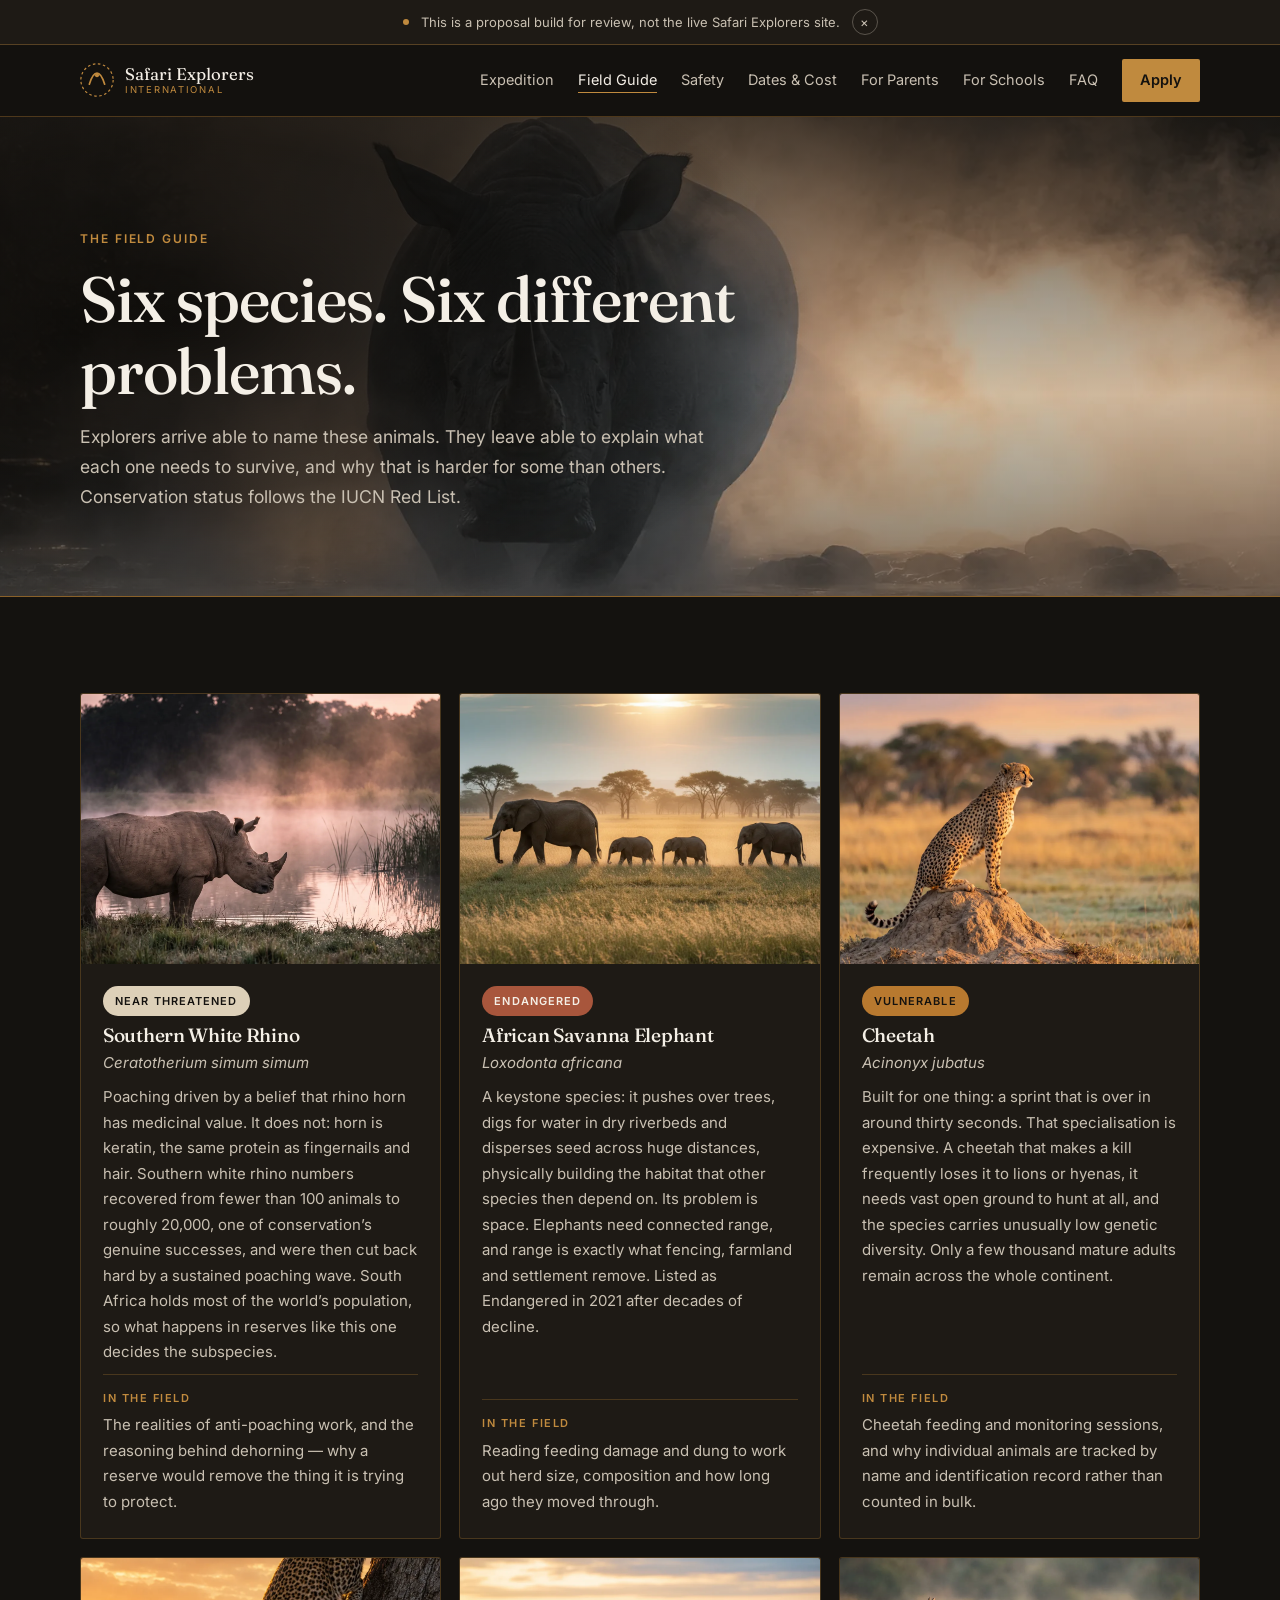
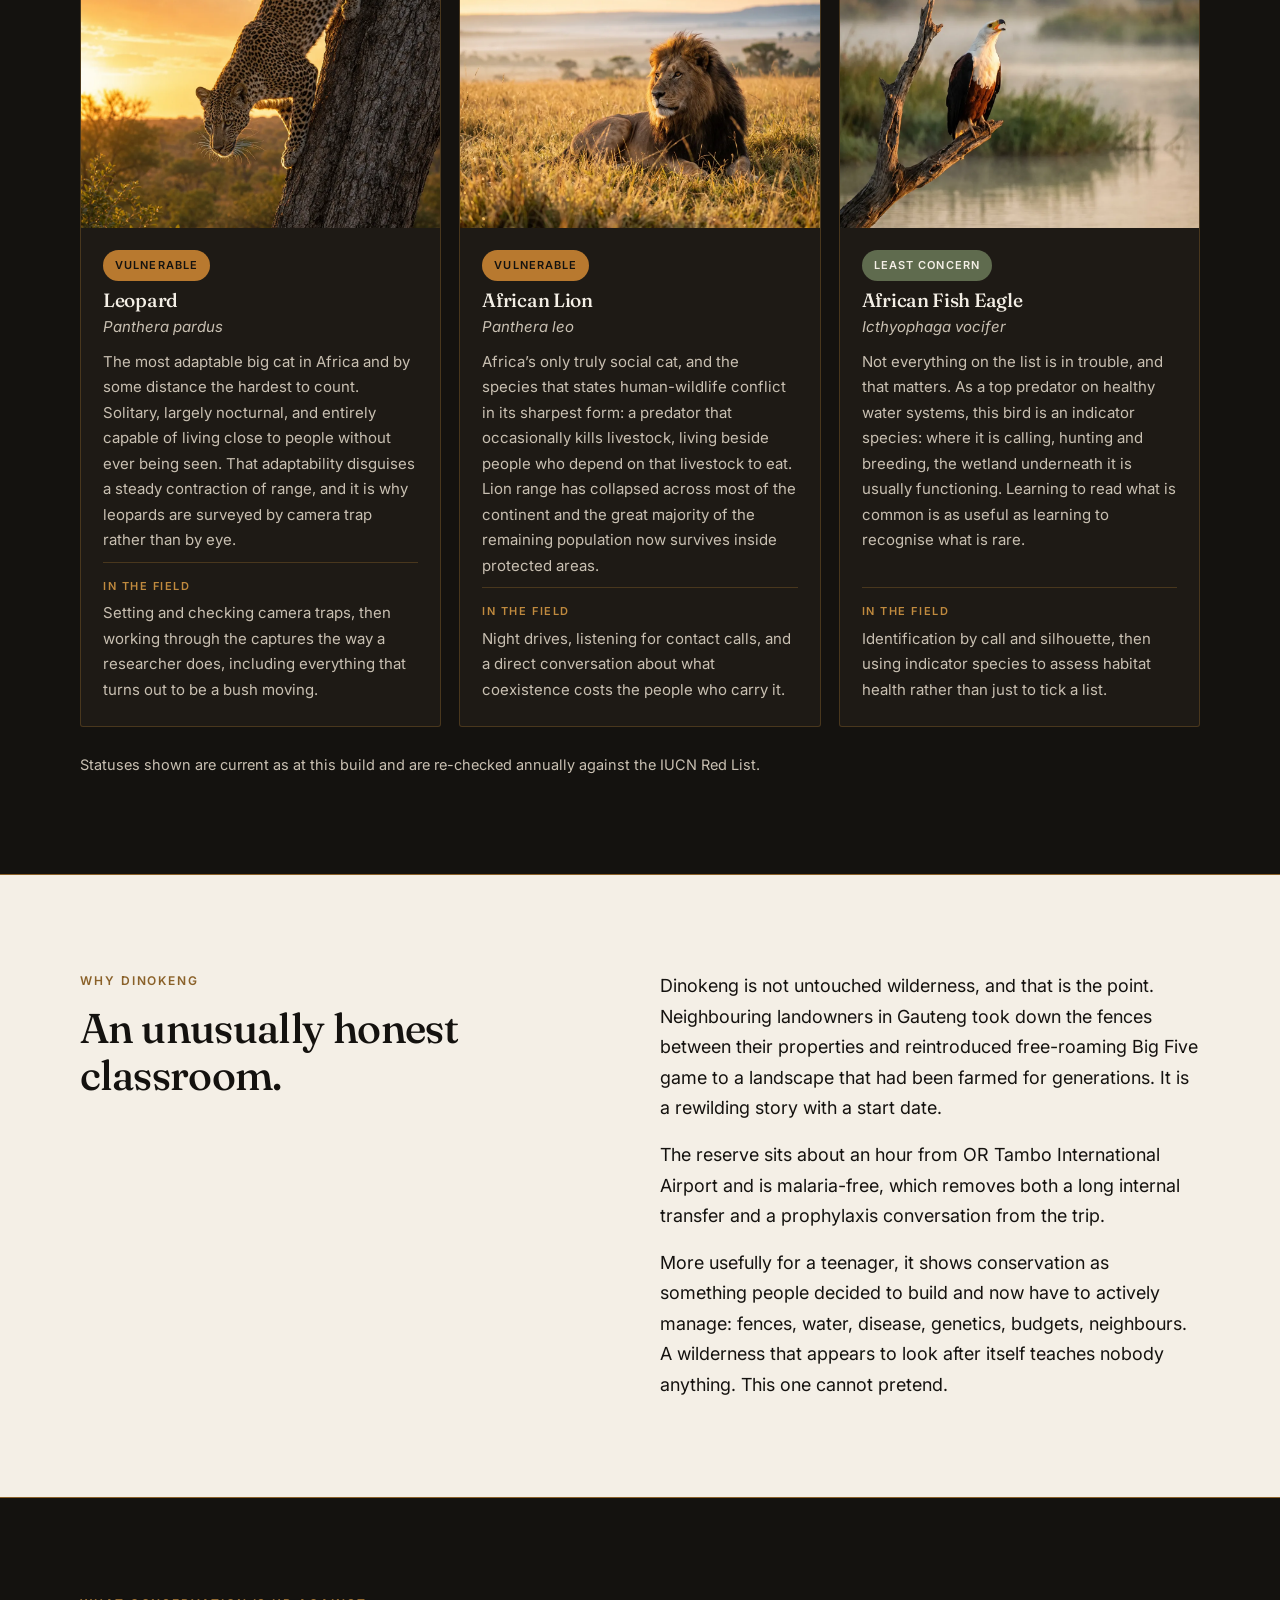
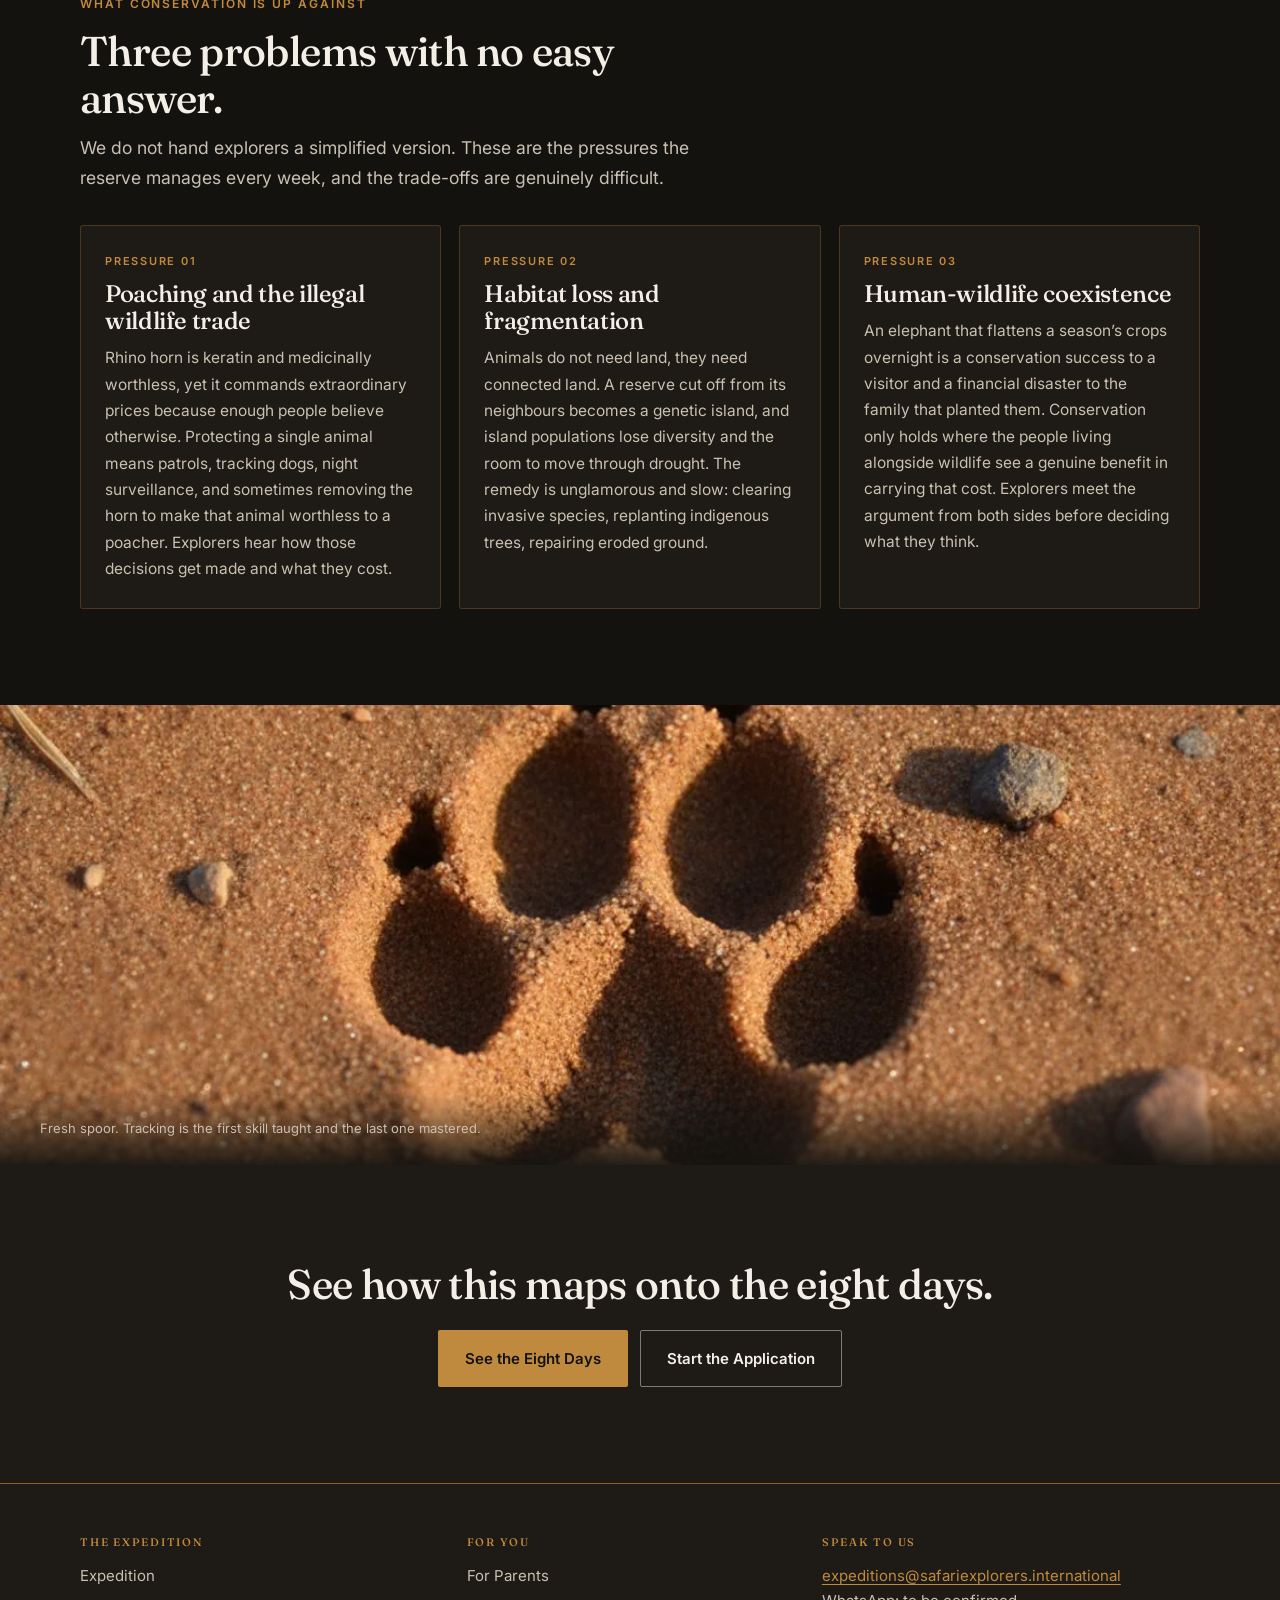
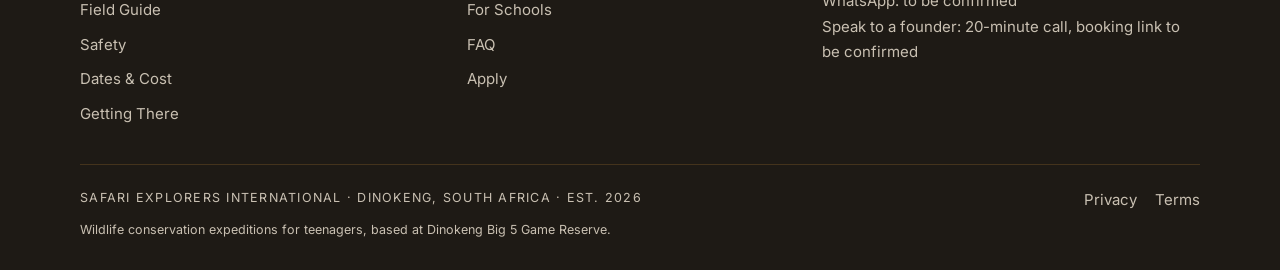
<file: field-guide/index.html>
<!DOCTYPE html>
<html lang="en" class="no-js">
<head>
<meta charset="utf-8">
<meta name="viewport" content="width=device-width, initial-scale=1">
<title>Field Guide — Six Species, Three Pressures | Safari Explorers International</title>
<meta name="description" content="The six species explorers work with at Dinokeng, their IUCN Red List status and the conservation challenge each one faces, plus the three pressures conservation is up against.">
<link rel="canonical" href="https://devonhasenbroek-cmyk.github.io/safari-explorers-international/field-guide/">
<meta name="theme-color" content="#14120F">
<meta name="robots" content="index,follow">

<meta property="og:type" content="website">
<meta property="og:site_name" content="Safari Explorers International">
<meta property="og:title" content="Field Guide — Six Species, Three Pressures | Safari Explorers International">
<meta property="og:description" content="The six species explorers work with at Dinokeng, their IUCN Red List status and the conservation challenge each one faces, plus the three pressures conservation is up against.">
<meta property="og:url" content="https://devonhasenbroek-cmyk.github.io/safari-explorers-international/field-guide/">
<meta property="og:image" content="https://devonhasenbroek-cmyk.github.io/safari-explorers-international/assets/img/og-share.jpg">
<meta property="og:image:width" content="1200">
<meta property="og:image:height" content="630">
<meta property="og:image:alt" content="Open bushveld at sunrise in Dinokeng Big 5 Game Reserve, South Africa.">
<meta name="twitter:card" content="summary_large_image">
<meta name="twitter:title" content="Field Guide — Six Species, Three Pressures | Safari Explorers International">
<meta name="twitter:description" content="The six species explorers work with at Dinokeng, their IUCN Red List status and the conservation challenge each one faces, plus the three pressures conservation is up against.">
<meta name="twitter:image" content="https://devonhasenbroek-cmyk.github.io/safari-explorers-international/assets/img/og-share.jpg">

<link rel="icon" href="data:image/svg+xml,%3Csvg xmlns='http://www.w3.org/2000/svg' viewBox='0 0 40 40'%3E%3Crect width='40' height='40' fill='%2314120F'/%3E%3Cpath d='M11 26c2.6-8.4 6-13 9-13s6.4 4.6 9 13' fill='none' stroke='%23C08A3E' stroke-width='2.4' stroke-linecap='round'/%3E%3Ccircle cx='20' cy='15' r='2.6' fill='%23C08A3E'/%3E%3C/svg%3E">

<link rel="preconnect" href="https://fonts.googleapis.com">
<link rel="preconnect" href="https://fonts.gstatic.com" crossorigin>
<link href="https://fonts.googleapis.com/css2?family=Fraunces:opsz,wght@9..144,400;9..144,500;9..144,600&family=Inter:wght@400;500;600&display=swap" rel="stylesheet">
<link rel="stylesheet" href="../assets/css/site.css">

<!-- Analytics is deliberately absent from this proposal build.
     When the founders are ready, uncomment and set the real domain.
<script defer data-domain="safariexplorers.international" src="https://plausible.io/js/script.js"></script>
-->
</head>
<body data-base="../">
<a class="skip-link" href="#main">Skip to content</a>

<!-- SHARED RIBBON — keep identical across all pages -->
<div class="ribbon">
  <div class="ribbon__inner">
    <span class="ribbon__dot" aria-hidden="true"></span>
    <span>This is a proposal build for review, not the live Safari Explorers site.</span>
    <button class="ribbon__close" type="button" aria-label="Dismiss this notice">&times;</button>
  </div>
</div>
<!-- /SHARED RIBBON -->

<!-- SHARED HEADER — keep identical across all pages -->
<header class="site-header">
  <div class="wrap site-header__inner">
    <a class="brand" href="../index.html">
      <svg class="brand__mark" viewBox="0 0 40 40" aria-hidden="true" focusable="false"><circle cx="20" cy="20" r="19" fill="none" stroke="#C08A3E" stroke-width="1.4" stroke-dasharray="3 3"/><path d="M11 25c2.6-8.4 6-13 9-13s6.4 4.6 9 13" fill="none" stroke="#C08A3E" stroke-width="2" stroke-linecap="round"/><circle cx="20" cy="14.5" r="2.4" fill="#C08A3E"/></svg>
      <span class="brand__text">Safari Explorers<span>International</span></span>
    </a>
    <nav class="nav" aria-label="Primary">
        <a href="../expedition/">Expedition</a>
        <a href="../field-guide/" aria-current="page">Field Guide</a>
        <a href="../safety/">Safety</a>
        <a href="../dates-and-cost/">Dates &amp; Cost</a>
        <a href="../for-parents/">For Parents</a>
        <a href="../for-schools/">For Schools</a>
        <a href="../faq/">FAQ</a>
      <a class="nav__cta" href="../apply/">Apply</a>
    </nav>
    <button class="nav-toggle" type="button" aria-expanded="false" aria-controls="menu">
      <svg width="18" height="18" viewBox="0 0 24 24" fill="none" stroke="currentColor" stroke-width="2" aria-hidden="true"><path d="M3 6h18M3 12h18M3 18h18" stroke-linecap="round"/></svg>
      Menu
    </button>
  </div>
</header>

<div class="menu" id="menu" hidden>
  <div class="menu__top">
    <button class="menu__close" type="button" aria-label="Close menu">&times;</button>
  </div>
  <nav class="menu__list" aria-label="Mobile">
      <a href="../expedition/">Expedition</a>
      <a href="../field-guide/">Field Guide</a>
      <a href="../safety/">Safety</a>
      <a href="../dates-and-cost/">Dates &amp; Cost</a>
      <a href="../for-parents/">For Parents</a>
      <a href="../for-schools/">For Schools</a>
      <a href="../faq/">FAQ</a>
  </nav>
  <a class="btn btn--primary menu__cta" href="../apply/">Start the Application</a>
</div>
<!-- /SHARED HEADER -->

<main id="main">

<section class="page-head page-head--img">
  <div class="hero__media">
    <picture><source srcset="../assets/img/rhino-mist.webp" type="image/webp"><img alt="A rhinoceros walking head-on out of thick river mist at sunrise, backlit, standing in shallow water." width="2752" height="1536" fetchpriority="high" decoding="async" src="../assets/img/rhino-mist.jpg"></picture>
  </div>
  <div class="hero__veil" aria-hidden="true"></div>
  <div class="wrap" style="padding-bottom:40px;padding-top:60px">
    <p class="label">The field guide</p>
    <h1>Six species. Six different problems.</h1>
    <p class="lede">Explorers arrive able to name these animals. They leave able to explain what each one needs to survive, and why that is harder for some than others. Conservation status follows the IUCN Red List.</p>
  </div>
</section>

<section class="section">
  <div class="wrap">
    <div class="grid grid--3">
      <article class="species reveal">
      <div class="species__fig"><picture><source srcset="../assets/img/rhino-waterhole.webp" type="image/webp"><img alt="A white rhinoceros standing at the edge of a misty waterhole at sunrise, reflected in still water." width="1400" height="1050" loading="lazy" decoding="async" src="../assets/img/rhino-waterhole.jpg"></picture></div>
      <div class="species__body">
        <span class="iucn iucn--nt">Near Threatened</span>
        <h3>Southern White Rhino</h3>
        <p class="species__sci">Ceratotherium simum simum</p>
        <p>Poaching driven by a belief that rhino horn has medicinal value. It does not: horn is keratin, the same protein as fingernails and hair. Southern white rhino numbers recovered from fewer than 100 animals to roughly 20,000, one of conservation&rsquo;s genuine successes, and were then cut back hard by a sustained poaching wave. South Africa holds most of the world&rsquo;s population, so what happens in reserves like this one decides the subspecies.</p>
        <p class="species__field"><b>In the field</b>The realities of anti-poaching work, and the reasoning behind dehorning &mdash; why a reserve would remove the thing it is trying to protect.</p>
      </div>
    </article>
      <article class="species reveal">
      <div class="species__fig"><picture><source srcset="../assets/img/elephant-herd.webp" type="image/webp"><img alt="A small herd of elephants, adults and a calf, walking through golden grassland in dawn light." width="1400" height="1050" loading="lazy" decoding="async" src="../assets/img/elephant-herd.jpg"></picture></div>
      <div class="species__body">
        <span class="iucn iucn--en">Endangered</span>
        <h3>African Savanna Elephant</h3>
        <p class="species__sci">Loxodonta africana</p>
        <p>A keystone species: it pushes over trees, digs for water in dry riverbeds and disperses seed across huge distances, physically building the habitat that other species then depend on. Its problem is space. Elephants need connected range, and range is exactly what fencing, farmland and settlement remove. Listed as Endangered in 2021 after decades of decline.</p>
        <p class="species__field"><b>In the field</b>Reading feeding damage and dung to work out herd size, composition and how long ago they moved through.</p>
      </div>
    </article>
      <article class="species reveal">
      <div class="species__fig"><picture><source srcset="../assets/img/cheetah-mound.webp" type="image/webp"><img alt="A cheetah sitting upright and alert on a termite mound at sunrise, scanning open grassland, its black tear-lines and spotted coat clearly visible." width="1400" height="1050" loading="lazy" decoding="async" src="../assets/img/cheetah-mound.jpg"></picture></div>
      <div class="species__body">
        <span class="iucn iucn--vu">Vulnerable</span>
        <h3>Cheetah</h3>
        <p class="species__sci">Acinonyx jubatus</p>
        <p>Built for one thing: a sprint that is over in around thirty seconds. That specialisation is expensive. A cheetah that makes a kill frequently loses it to lions or hyenas, it needs vast open ground to hunt at all, and the species carries unusually low genetic diversity. Only a few thousand mature adults remain across the whole continent.</p>
        <p class="species__field"><b>In the field</b>Cheetah feeding and monitoring sessions, and why individual animals are tracked by name and identification record rather than counted in bulk.</p>
      </div>
    </article>
      <article class="species reveal">
      <div class="species__fig"><picture><source srcset="../assets/img/leopard-descending.webp" type="image/webp"><img alt="A leopard climbing head-first down a thick tree trunk at sunset, gripping the bark, looking directly toward the camera." width="1400" height="1050" loading="lazy" decoding="async" src="../assets/img/leopard-descending.jpg"></picture></div>
      <div class="species__body">
        <span class="iucn iucn--vu">Vulnerable</span>
        <h3>Leopard</h3>
        <p class="species__sci">Panthera pardus</p>
        <p>The most adaptable big cat in Africa and by some distance the hardest to count. Solitary, largely nocturnal, and entirely capable of living close to people without ever being seen. That adaptability disguises a steady contraction of range, and it is why leopards are surveyed by camera trap rather than by eye.</p>
        <p class="species__field"><b>In the field</b>Setting and checking camera traps, then working through the captures the way a researcher does, including everything that turns out to be a bush moving.</p>
      </div>
    </article>
      <article class="species reveal">
      <div class="species__fig"><picture><source srcset="../assets/img/lion-dawn.webp" type="image/webp"><img alt="A male lion with a full dark mane resting in long golden grass at sunrise, head raised, looking across the plain." width="1400" height="1050" loading="lazy" decoding="async" src="../assets/img/lion-dawn.jpg"></picture></div>
      <div class="species__body">
        <span class="iucn iucn--vu">Vulnerable</span>
        <h3>African Lion</h3>
        <p class="species__sci">Panthera leo</p>
        <p>Africa&rsquo;s only truly social cat, and the species that states human-wildlife conflict in its sharpest form: a predator that occasionally kills livestock, living beside people who depend on that livestock to eat. Lion range has collapsed across most of the continent and the great majority of the remaining population now survives inside protected areas.</p>
        <p class="species__field"><b>In the field</b>Night drives, listening for contact calls, and a direct conversation about what coexistence costs the people who carry it.</p>
      </div>
    </article>
      <article class="species reveal">
      <div class="species__fig"><picture><source srcset="../assets/img/fish-eagle.webp" type="image/webp"><img alt="An African fish eagle perched on a bare branch above still water at sunrise, its white head and chest catching the light, head tilted back mid-call." width="1400" height="1050" loading="lazy" decoding="async" src="../assets/img/fish-eagle.jpg"></picture></div>
      <div class="species__body">
        <span class="iucn iucn--lc">Least Concern</span>
        <h3>African Fish Eagle</h3>
        <p class="species__sci">Icthyophaga vocifer</p>
        <p>Not everything on the list is in trouble, and that matters. As a top predator on healthy water systems, this bird is an indicator species: where it is calling, hunting and breeding, the wetland underneath it is usually functioning. Learning to read what is common is as useful as learning to recognise what is rare.</p>
        <p class="species__field"><b>In the field</b>Identification by call and silhouette, then using indicator species to assess habitat health rather than just to tick a list.</p>
      </div>
    </article>
    </div>
    <p class="lede" style="font-size:14.5px;margin-top:26px">
      <!-- CLIENT TO VERIFY: IUCN Red List statuses should be re-checked against
           iucnredlist.org before launch and re-checked annually. Statuses change. -->
      Statuses shown are current as at this build and are re-checked annually against the IUCN Red List.
    </p>
  </div>
</section>

<!-- ============ WHY DINOKENG ============ -->
<section class="section on-light">
  <div class="wrap">
    <div class="grid grid--2" style="gap:40px">
      <div class="reveal">
        <p class="label">Why Dinokeng</p>
        <h2>An unusually honest classroom.</h2>
      </div>
      <div class="reveal stack measure">
        <p>Dinokeng is not untouched wilderness, and that is the point. Neighbouring landowners in Gauteng took down the fences between their properties and reintroduced free-roaming Big Five game to a landscape that had been farmed for generations. It is a rewilding story with a start date.</p>
        <p>The reserve sits about an hour from OR Tambo International Airport and is malaria-free, which removes both a long internal transfer and a prophylaxis conversation from the trip.</p>
        <p>More usefully for a teenager, it shows conservation as something people decided to build and now have to actively manage: fences, water, disease, genetics, budgets, neighbours. A wilderness that appears to look after itself teaches nobody anything. This one cannot pretend.</p>
      </div>
    </div>
  </div>
</section>

<!-- ============ PRESSURES ============ -->
<section class="section">
  <div class="wrap">
    <div class="reveal" style="max-width:58ch;margin-bottom:32px">
      <p class="label">What conservation is up against</p>
      <h2>Three problems with no easy answer.</h2>
      <p class="lede" style="margin-top:12px">We do not hand explorers a simplified version. These are the pressures the reserve manages every week, and the trade-offs are genuinely difficult.</p>
    </div>
    <div class="grid grid--3">
      <div class="card reveal">
        <div class="card__n">Pressure 01</div>
        <h3>Poaching and the illegal wildlife trade</h3>
        <p style="margin-top:.6em">Rhino horn is keratin and medicinally worthless, yet it commands extraordinary prices because enough people believe otherwise. Protecting a single animal means patrols, tracking dogs, night surveillance, and sometimes removing the horn to make that animal worthless to a poacher. Explorers hear how those decisions get made and what they cost.</p>
      </div>
      <div class="card reveal">
        <div class="card__n">Pressure 02</div>
        <h3>Habitat loss and fragmentation</h3>
        <p style="margin-top:.6em">Animals do not need land, they need connected land. A reserve cut off from its neighbours becomes a genetic island, and island populations lose diversity and the room to move through drought. The remedy is unglamorous and slow: clearing invasive species, replanting indigenous trees, repairing eroded ground.</p>
      </div>
      <div class="card reveal">
        <div class="card__n">Pressure 03</div>
        <h3>Human-wildlife coexistence</h3>
        <p style="margin-top:.6em">An elephant that flattens a season&rsquo;s crops overnight is a conservation success to a visitor and a financial disaster to the family that planted them. Conservation only holds where the people living alongside wildlife see a genuine benefit in carrying that cost. Explorers meet the argument from both sides before deciding what they think.</p>
      </div>
    </div>
  </div>
</section>

<div class="bleed">
  <picture><source srcset="../assets/img/spoor-sand.webp" type="image/webp"><img alt="A large cat paw print pressed into fine reddish sand, lit from the side by low sun." width="1184" height="864" loading="lazy" decoding="async" src="../assets/img/spoor-sand.jpg"></picture>
  <div class="bleed__cap">Fresh spoor. Tracking is the first skill taught and the last one mastered.</div>
</div>

<section class="section on-soft">
  <div class="wrap-narrow" style="text-align:center">
    <h2 class="reveal">See how this maps onto the eight days.</h2>
    <div class="btn-row reveal" style="justify-content:center;margin-top:22px">
      <a class="btn btn--primary" href="../expedition/">See the Eight Days</a>
      <a class="btn btn--outline" href="../apply/">Start the Application</a>
    </div>
  </div>
</section>

</main>

<!-- SHARED FOOTER — keep identical across all pages -->
<footer class="site-footer">
  <div class="wrap">
    <div class="footer-grid">
      <div>
        <h2>The expedition</h2>
        <div class="footer-links">
          <a href="../expedition/">Expedition</a>
          <a href="../field-guide/">Field Guide</a>
          <a href="../safety/">Safety</a>
          <a href="../dates-and-cost/">Dates &amp; Cost</a>
          <a href="../getting-there/">Getting There</a>
        </div>
      </div>
      <div>
        <h2>For you</h2>
        <div class="footer-links">
          <a href="../for-parents/">For Parents</a>
          <a href="../for-schools/">For Schools</a>
          <a href="../faq/">FAQ</a>
          <a href="../apply/">Apply</a>
        </div>
      </div>
      <div class="footer-contact">
        <h2>Speak to us</h2>
        <p>
          <a href="mailto:expeditions@safariexplorers.international">expeditions@safariexplorers.international</a><br>
          <!-- CLIENT TO SUPPLY: WhatsApp business number -->
          WhatsApp: to be confirmed<br>
          <!-- CLIENT TO SUPPLY: scheduling link for founder calls (Calendly or similar) -->
          Speak to a founder: 20-minute call, booking link to be confirmed
        </p>
      </div>
    </div>
    <div class="legal">
      <span class="legal__mark">SAFARI EXPLORERS INTERNATIONAL · DINOKENG, SOUTH AFRICA · EST. 2026</span>
      <span class="footer-links" style="flex-direction:row;gap:18px">
        <a href="../privacy/">Privacy</a>
        <a href="../terms/">Terms</a>
      </span>
    </div>
    <p class="legal" style="border:0;margin-top:6px;padding-top:0">
      Wildlife conservation expeditions for teenagers, based at Dinokeng Big 5 Game Reserve.
    </p>
  </div>
</footer>
<!-- /SHARED FOOTER -->

<script src="../assets/js/site.js"></script>
<script type="application/ld+json">
{
  "@context": "https://schema.org",
  "@type": "BreadcrumbList",
  "itemListElement": [
    { "@type": "ListItem", "position": 1, "name": "Home", "item": "https://devonhasenbroek-cmyk.github.io/safari-explorers-international/" },
    { "@type": "ListItem", "position": 2, "name": "Field Guide", "item": "https://devonhasenbroek-cmyk.github.io/safari-explorers-international/field-guide/" }
  ]
}
</script>
</body>
</html>
</file>
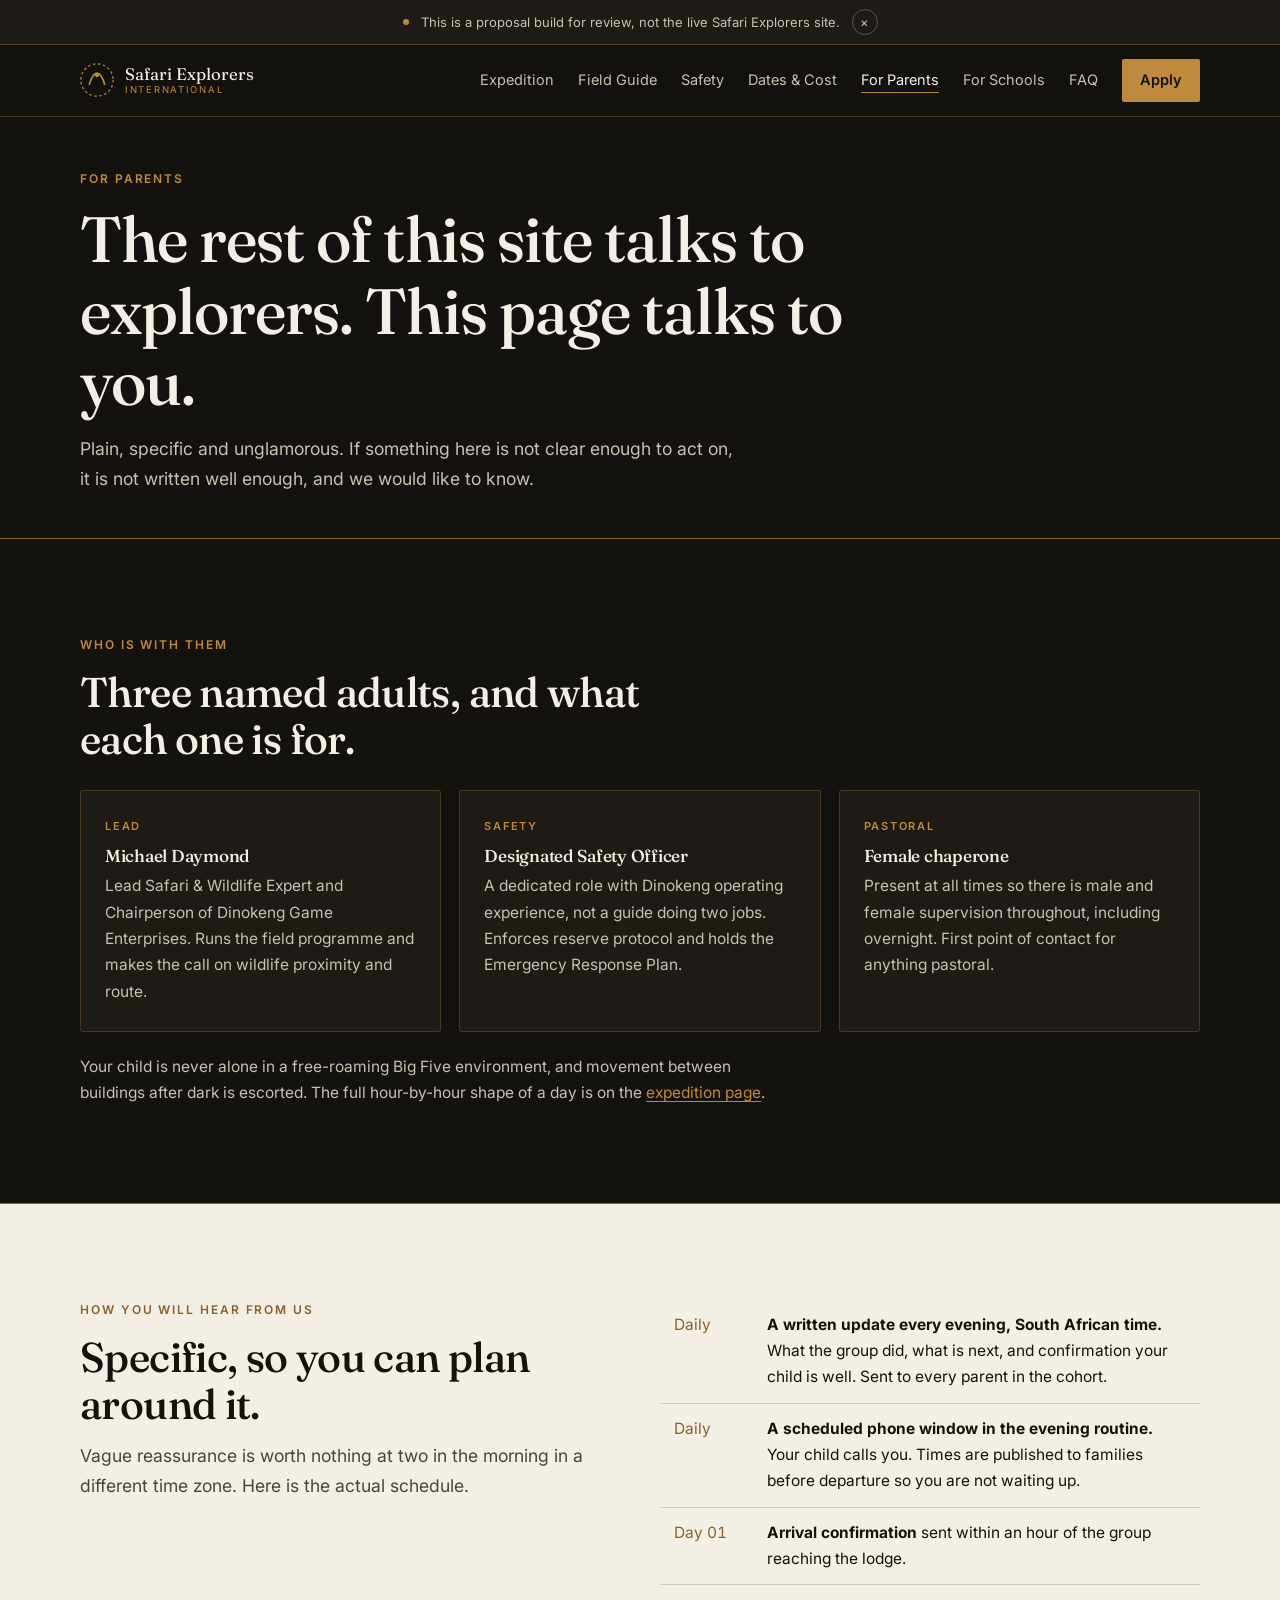
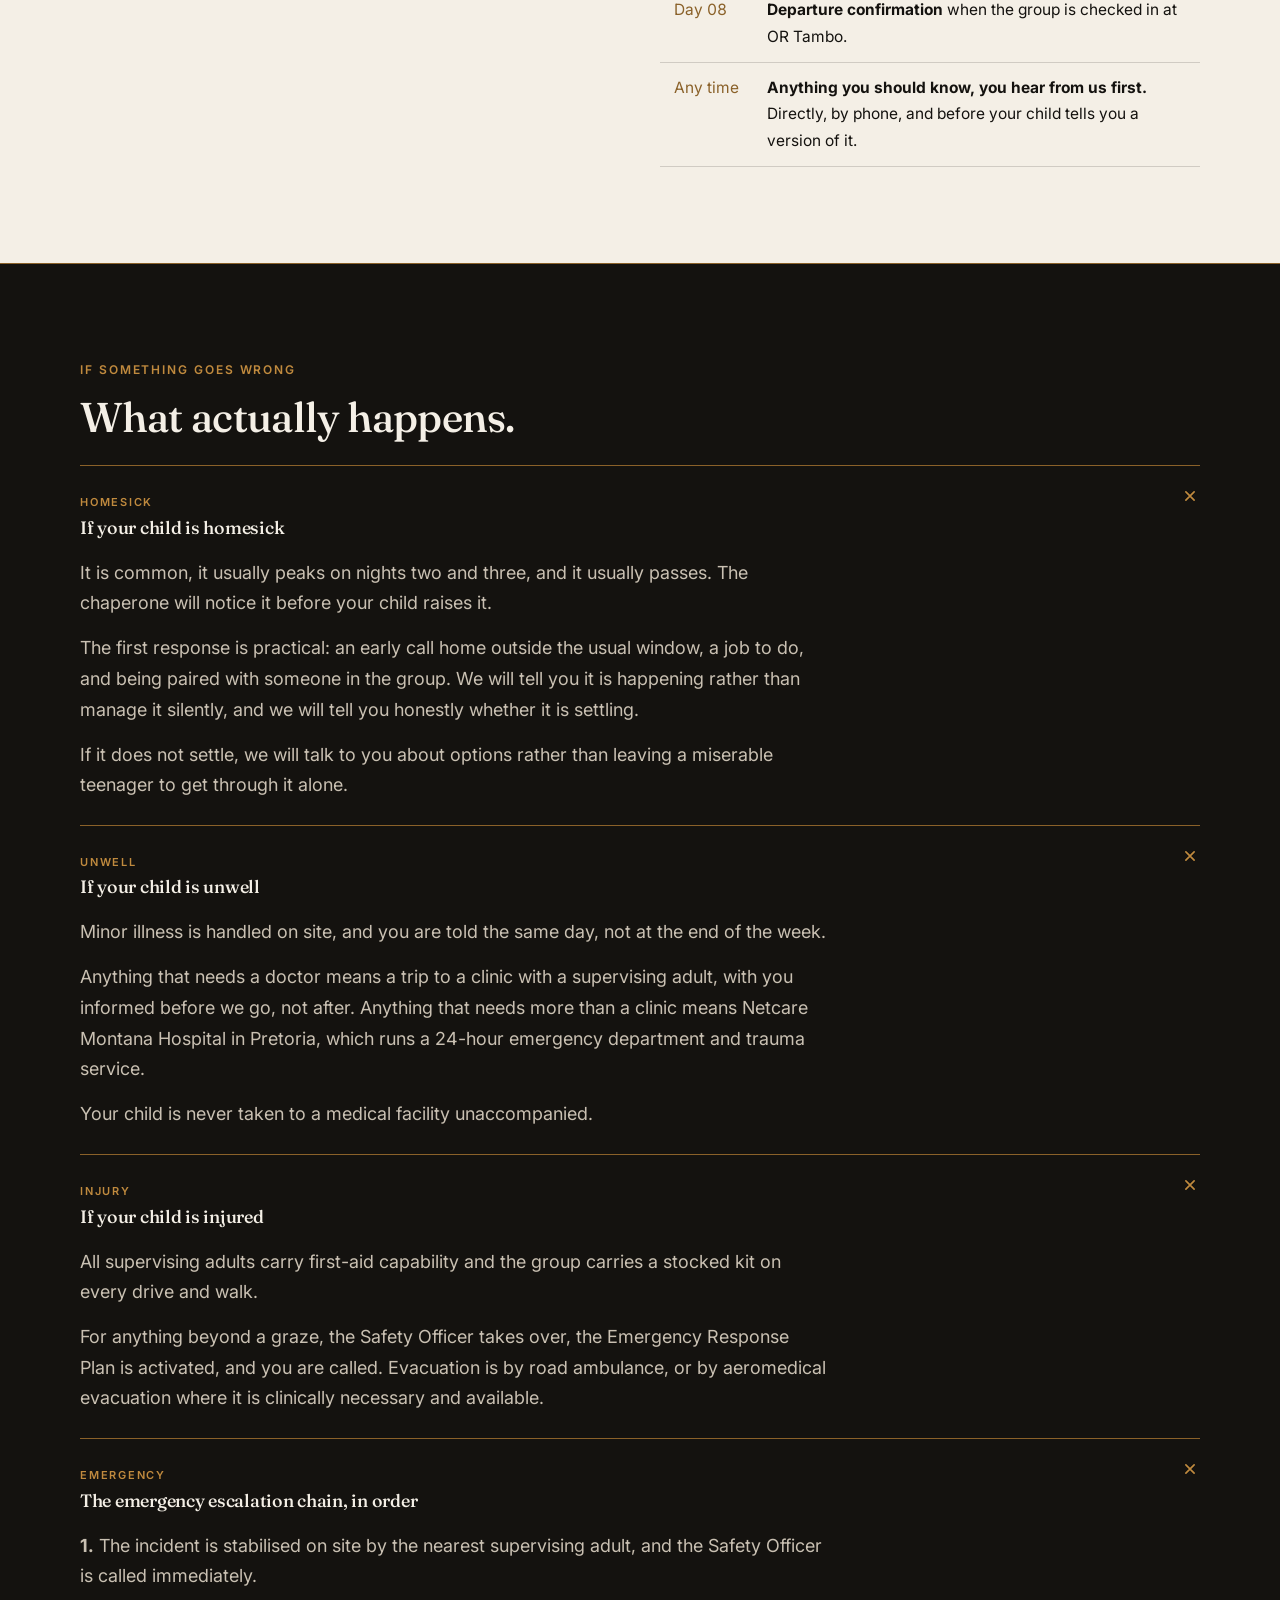
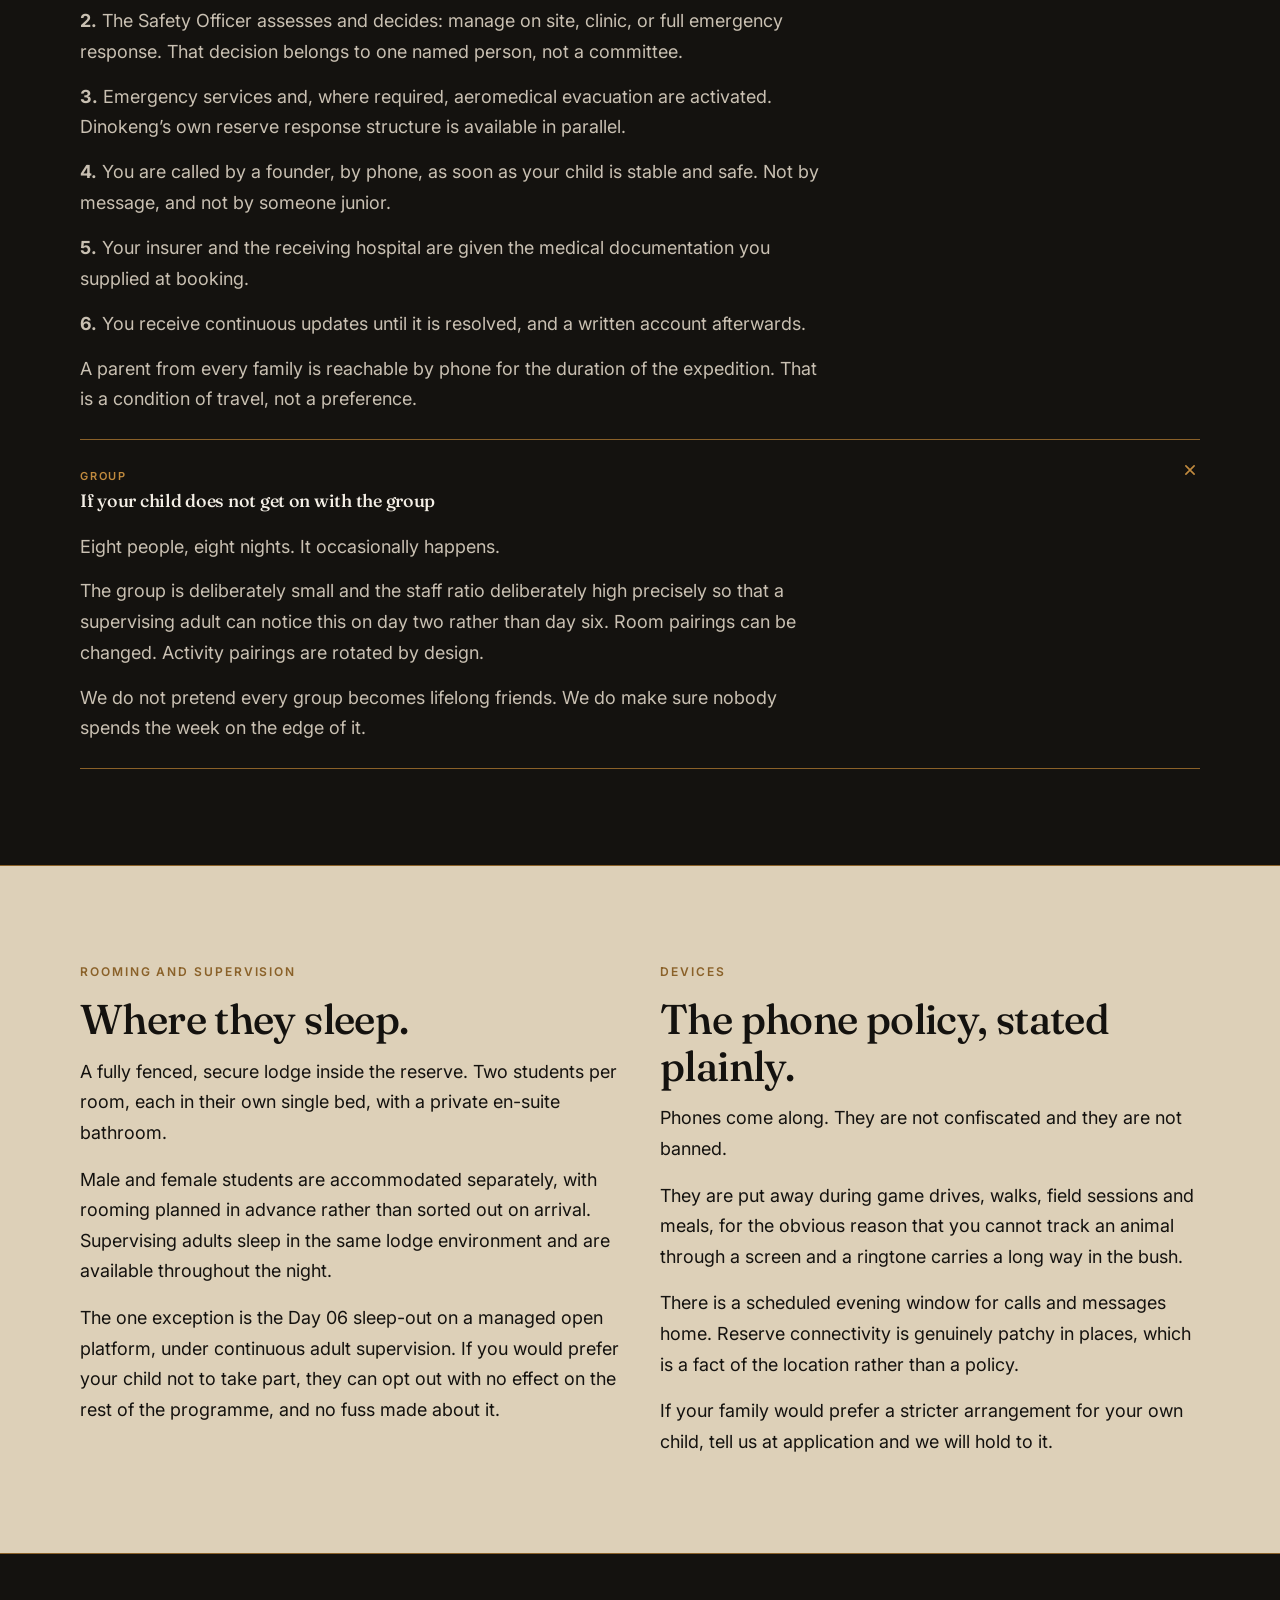
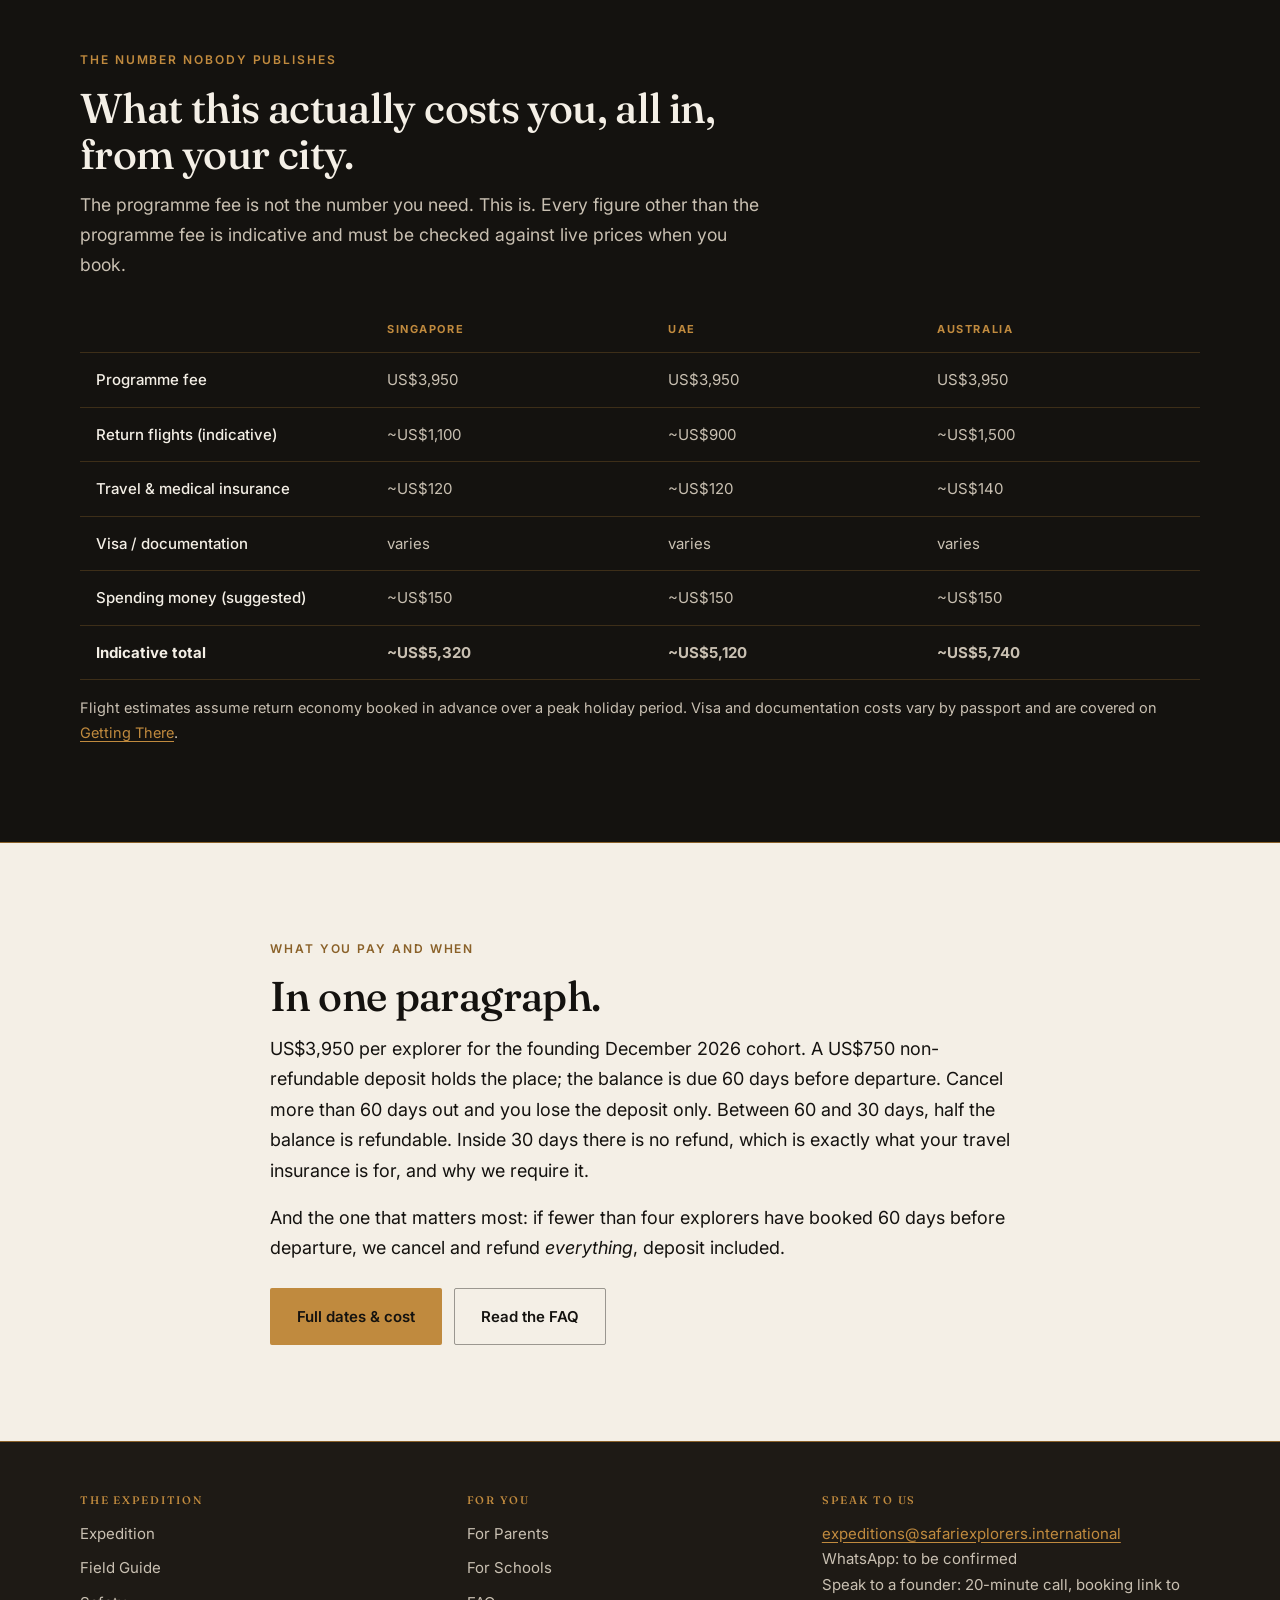
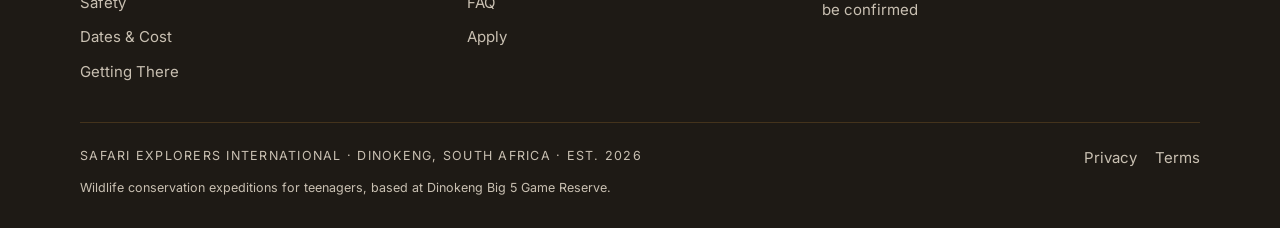
<file: for-parents/index.html>
<!DOCTYPE html>
<html lang="en" class="no-js">
<head>
<meta charset="utf-8">
<meta name="viewport" content="width=device-width, initial-scale=1">
<title>For Parents | Safari Explorers International</title>
<meta name="description" content="Who is with your child, how and when you will hear from us, what happens if they are unwell or homesick, the emergency escalation chain, the device policy, and the real total cost from your city.">
<link rel="canonical" href="https://devonhasenbroek-cmyk.github.io/safari-explorers-international/for-parents/">
<meta name="theme-color" content="#14120F">
<meta name="robots" content="index,follow">

<meta property="og:type" content="website">
<meta property="og:site_name" content="Safari Explorers International">
<meta property="og:title" content="For Parents | Safari Explorers International">
<meta property="og:description" content="Who is with your child, how and when you will hear from us, what happens if they are unwell or homesick, the emergency escalation chain, the device policy, and the real total cost from your city.">
<meta property="og:url" content="https://devonhasenbroek-cmyk.github.io/safari-explorers-international/for-parents/">
<meta property="og:image" content="https://devonhasenbroek-cmyk.github.io/safari-explorers-international/assets/img/og-share.jpg">
<meta property="og:image:width" content="1200">
<meta property="og:image:height" content="630">
<meta property="og:image:alt" content="Open bushveld at sunrise in Dinokeng Big 5 Game Reserve, South Africa.">
<meta name="twitter:card" content="summary_large_image">
<meta name="twitter:title" content="For Parents | Safari Explorers International">
<meta name="twitter:description" content="Who is with your child, how and when you will hear from us, what happens if they are unwell or homesick, the emergency escalation chain, the device policy, and the real total cost from your city.">
<meta name="twitter:image" content="https://devonhasenbroek-cmyk.github.io/safari-explorers-international/assets/img/og-share.jpg">

<link rel="icon" href="data:image/svg+xml,%3Csvg xmlns='http://www.w3.org/2000/svg' viewBox='0 0 40 40'%3E%3Crect width='40' height='40' fill='%2314120F'/%3E%3Cpath d='M11 26c2.6-8.4 6-13 9-13s6.4 4.6 9 13' fill='none' stroke='%23C08A3E' stroke-width='2.4' stroke-linecap='round'/%3E%3Ccircle cx='20' cy='15' r='2.6' fill='%23C08A3E'/%3E%3C/svg%3E">

<link rel="preconnect" href="https://fonts.googleapis.com">
<link rel="preconnect" href="https://fonts.gstatic.com" crossorigin>
<link href="https://fonts.googleapis.com/css2?family=Fraunces:opsz,wght@9..144,400;9..144,500;9..144,600&family=Inter:wght@400;500;600&display=swap" rel="stylesheet">
<link rel="stylesheet" href="../assets/css/site.css">

<!-- Analytics is deliberately absent from this proposal build.
     When the founders are ready, uncomment and set the real domain.
<script defer data-domain="safariexplorers.international" src="https://plausible.io/js/script.js"></script>
-->
</head>
<body data-base="../">
<a class="skip-link" href="#main">Skip to content</a>

<!-- SHARED RIBBON — keep identical across all pages -->
<div class="ribbon">
  <div class="ribbon__inner">
    <span class="ribbon__dot" aria-hidden="true"></span>
    <span>This is a proposal build for review, not the live Safari Explorers site.</span>
    <button class="ribbon__close" type="button" aria-label="Dismiss this notice">&times;</button>
  </div>
</div>
<!-- /SHARED RIBBON -->

<!-- SHARED HEADER — keep identical across all pages -->
<header class="site-header">
  <div class="wrap site-header__inner">
    <a class="brand" href="../index.html">
      <svg class="brand__mark" viewBox="0 0 40 40" aria-hidden="true" focusable="false"><circle cx="20" cy="20" r="19" fill="none" stroke="#C08A3E" stroke-width="1.4" stroke-dasharray="3 3"/><path d="M11 25c2.6-8.4 6-13 9-13s6.4 4.6 9 13" fill="none" stroke="#C08A3E" stroke-width="2" stroke-linecap="round"/><circle cx="20" cy="14.5" r="2.4" fill="#C08A3E"/></svg>
      <span class="brand__text">Safari Explorers<span>International</span></span>
    </a>
    <nav class="nav" aria-label="Primary">
        <a href="../expedition/">Expedition</a>
        <a href="../field-guide/">Field Guide</a>
        <a href="../safety/">Safety</a>
        <a href="../dates-and-cost/">Dates &amp; Cost</a>
        <a href="../for-parents/" aria-current="page">For Parents</a>
        <a href="../for-schools/">For Schools</a>
        <a href="../faq/">FAQ</a>
      <a class="nav__cta" href="../apply/">Apply</a>
    </nav>
    <button class="nav-toggle" type="button" aria-expanded="false" aria-controls="menu">
      <svg width="18" height="18" viewBox="0 0 24 24" fill="none" stroke="currentColor" stroke-width="2" aria-hidden="true"><path d="M3 6h18M3 12h18M3 18h18" stroke-linecap="round"/></svg>
      Menu
    </button>
  </div>
</header>

<div class="menu" id="menu" hidden>
  <div class="menu__top">
    <button class="menu__close" type="button" aria-label="Close menu">&times;</button>
  </div>
  <nav class="menu__list" aria-label="Mobile">
      <a href="../expedition/">Expedition</a>
      <a href="../field-guide/">Field Guide</a>
      <a href="../safety/">Safety</a>
      <a href="../dates-and-cost/">Dates &amp; Cost</a>
      <a href="../for-parents/">For Parents</a>
      <a href="../for-schools/">For Schools</a>
      <a href="../faq/">FAQ</a>
  </nav>
  <a class="btn btn--primary menu__cta" href="../apply/">Start the Application</a>
</div>
<!-- /SHARED HEADER -->

<main id="main">

<section class="page-head">
  <div class="wrap">
    <p class="label">For parents</p>
    <h1>The rest of this site talks to explorers. This page talks to you.</h1>
    <p class="lede">Plain, specific and unglamorous. If something here is not clear enough to act on, it is not written well enough, and we would like to know.</p>
  </div>
</section>

<!-- ============ WHO IS WITH THEM ============ -->
<section class="section">
  <div class="wrap">
    <div class="reveal" style="max-width:58ch;margin-bottom:28px">
      <p class="label">Who is with them</p>
      <h2>Three named adults, and what each one is for.</h2>
    </div>
    <div class="grid grid--3">
      <div class="card reveal">
        <div class="card__n">Lead</div>
        <h3 style="font-size:1.08rem">Michael Daymond</h3>
        <p style="margin-top:.5em">Lead Safari &amp; Wildlife Expert and Chairperson of Dinokeng Game Enterprises. Runs the field programme and makes the call on wildlife proximity and route.</p>
      </div>
      <div class="card reveal">
        <div class="card__n">Safety</div>
        <h3 style="font-size:1.08rem">Designated Safety Officer</h3>
        <p style="margin-top:.5em">A dedicated role with Dinokeng operating experience, not a guide doing two jobs. Enforces reserve protocol and holds the Emergency Response Plan.
        <!-- CLIENT TO SUPPLY: name and qualifications of the appointed Safety Officer. --></p>
      </div>
      <div class="card reveal">
        <div class="card__n">Pastoral</div>
        <h3 style="font-size:1.08rem">Female chaperone</h3>
        <p style="margin-top:.5em">Present at all times so there is male and female supervision throughout, including overnight. First point of contact for anything pastoral.
        <!-- CLIENT TO SUPPLY: name and qualifications of the appointed chaperone. --></p>
      </div>
    </div>
    <p class="lede" style="margin-top:22px;font-size:15.5px;max-width:70ch">Your child is never alone in a free-roaming Big Five environment, and movement between buildings after dark is escorted. The full hour-by-hour shape of a day is on the <a href="../expedition/">expedition page</a>.</p>
  </div>
</section>

<!-- ============ COMMUNICATION ============ -->
<section class="section on-light">
  <div class="wrap">
    <div class="grid grid--2" style="gap:40px;align-items:start">
      <div class="reveal">
        <p class="label">How you will hear from us</p>
        <h2>Specific, so you can plan around it.</h2>
        <p class="lede" style="margin-top:14px">Vague reassurance is worth nothing at two in the morning in a different time zone. Here is the actual schedule.</p>
      </div>
      <div class="reveal">
        <!-- CLIENT TO CONFIRM: exact update time, channel and sender before publishing. -->
        <div class="table-scroll">
          <table class="timetable">
            <caption class="sr-only">Communication schedule during the expedition</caption>
            <tbody>
              <tr><td>Daily</td><td><strong>A written update every evening, South African time.</strong> What the group did, what is next, and confirmation your child is well. Sent to every parent in the cohort.</td></tr>
              <tr><td>Daily</td><td><strong>A scheduled phone window in the evening routine.</strong> Your child calls you. Times are published to families before departure so you are not waiting up.</td></tr>
              <tr><td>Day 01</td><td><strong>Arrival confirmation</strong> sent within an hour of the group reaching the lodge.</td></tr>
              <tr><td>Day 08</td><td><strong>Departure confirmation</strong> when the group is checked in at OR Tambo.</td></tr>
              <tr><td>Any time</td><td><strong>Anything you should know, you hear from us first.</strong> Directly, by phone, and before your child tells you a version of it.</td></tr>
            </tbody>
          </table>
        </div>
      </div>
    </div>
  </div>
</section>

<!-- ============ IF SOMETHING GOES WRONG ============ -->
<section class="section">
  <div class="wrap">
    <div class="reveal" style="max-width:56ch;margin-bottom:24px">
      <p class="label">If something goes wrong</p>
      <h2>What actually happens.</h2>
    </div>
    <div class="reveal">
      <div class="acc" data-acc-responsive>
  <details>
    <summary>
      <span>
        <span class="acc__n">Homesick</span>
        <h3>If your child is homesick</h3>
      </span>
      <svg class="acc__ico" viewBox="0 0 24 24" fill="none" stroke="currentColor" stroke-width="2" aria-hidden="true"><path d="M12 5v14M5 12h14" stroke-linecap="round"/></svg>
    </summary>
    <div class="acc__body"><p>It is common, it usually peaks on nights two and three, and it usually passes. The chaperone will notice it before your child raises it.</p><p>The first response is practical: an early call home outside the usual window, a job to do, and being paired with someone in the group. We will tell you it is happening rather than manage it silently, and we will tell you honestly whether it is settling.</p><p>If it does not settle, we will talk to you about options rather than leaving a miserable teenager to get through it alone.</p></div>
  </details>
  <details>
    <summary>
      <span>
        <span class="acc__n">Unwell</span>
        <h3>If your child is unwell</h3>
      </span>
      <svg class="acc__ico" viewBox="0 0 24 24" fill="none" stroke="currentColor" stroke-width="2" aria-hidden="true"><path d="M12 5v14M5 12h14" stroke-linecap="round"/></svg>
    </summary>
    <div class="acc__body"><p>Minor illness is handled on site, and you are told the same day, not at the end of the week.</p><p>Anything that needs a doctor means a trip to a clinic with a supervising adult, with you informed before we go, not after. Anything that needs more than a clinic means Netcare Montana Hospital in Pretoria, which runs a 24-hour emergency department and trauma service.</p><p>Your child is never taken to a medical facility unaccompanied.</p></div>
  </details>
  <details>
    <summary>
      <span>
        <span class="acc__n">Injury</span>
        <h3>If your child is injured</h3>
      </span>
      <svg class="acc__ico" viewBox="0 0 24 24" fill="none" stroke="currentColor" stroke-width="2" aria-hidden="true"><path d="M12 5v14M5 12h14" stroke-linecap="round"/></svg>
    </summary>
    <div class="acc__body"><p>All supervising adults carry first-aid capability and the group carries a stocked kit on every drive and walk.</p><p>For anything beyond a graze, the Safety Officer takes over, the Emergency Response Plan is activated, and you are called. Evacuation is by road ambulance, or by aeromedical evacuation where it is clinically necessary and available.</p></div>
  </details>
  <details>
    <summary>
      <span>
        <span class="acc__n">Emergency</span>
        <h3>The emergency escalation chain, in order</h3>
      </span>
      <svg class="acc__ico" viewBox="0 0 24 24" fill="none" stroke="currentColor" stroke-width="2" aria-hidden="true"><path d="M12 5v14M5 12h14" stroke-linecap="round"/></svg>
    </summary>
    <div class="acc__body"><p><strong>1.</strong> The incident is stabilised on site by the nearest supervising adult, and the Safety Officer is called immediately.</p><p><strong>2.</strong> The Safety Officer assesses and decides: manage on site, clinic, or full emergency response. That decision belongs to one named person, not a committee.</p><p><strong>3.</strong> Emergency services and, where required, aeromedical evacuation are activated. Dinokeng&rsquo;s own reserve response structure is available in parallel.</p><p><strong>4.</strong> You are called by a founder, by phone, as soon as your child is stable and safe. Not by message, and not by someone junior.</p><p><strong>5.</strong> Your insurer and the receiving hospital are given the medical documentation you supplied at booking.</p><p><strong>6.</strong> You receive continuous updates until it is resolved, and a written account afterwards.</p><p>A parent from every family is reachable by phone for the duration of the expedition. That is a condition of travel, not a preference.</p></div>
  </details>
  <details>
    <summary>
      <span>
        <span class="acc__n">Group</span>
        <h3>If your child does not get on with the group</h3>
      </span>
      <svg class="acc__ico" viewBox="0 0 24 24" fill="none" stroke="currentColor" stroke-width="2" aria-hidden="true"><path d="M12 5v14M5 12h14" stroke-linecap="round"/></svg>
    </summary>
    <div class="acc__body"><p>Eight people, eight nights. It occasionally happens.</p><p>The group is deliberately small and the staff ratio deliberately high precisely so that a supervising adult can notice this on day two rather than day six. Room pairings can be changed. Activity pairings are rotated by design.</p><p>We do not pretend every group becomes lifelong friends. We do make sure nobody spends the week on the edge of it.</p></div>
  </details>
</div>
    </div>
  </div>
</section>

<!-- ============ ROOMING AND DEVICES ============ -->
<section class="section on-sand">
  <div class="wrap">
    <div class="grid grid--2" style="gap:40px;align-items:start">
      <div class="reveal">
        <p class="label">Rooming and supervision</p>
        <h2>Where they sleep.</h2>
        <div class="stack" style="margin-top:14px;max-width:52ch">
          <p>A fully fenced, secure lodge inside the reserve. Two students per room, each in their own single bed, with a private en-suite bathroom.</p>
          <p>Male and female students are accommodated separately, with rooming planned in advance rather than sorted out on arrival. Supervising adults sleep in the same lodge environment and are available throughout the night.</p>
          <p>The one exception is the Day 06 sleep-out on a managed open platform, under continuous adult supervision. If you would prefer your child not to take part, they can opt out with no effect on the rest of the programme, and no fuss made about it.</p>
        </div>
      </div>
      <div class="reveal">
        <p class="label">Devices</p>
        <h2>The phone policy, stated plainly.</h2>
        <div class="stack" style="margin-top:14px;max-width:52ch">
          <p>Phones come along. They are not confiscated and they are not banned.</p>
          <p>They are put away during game drives, walks, field sessions and meals, for the obvious reason that you cannot track an animal through a screen and a ringtone carries a long way in the bush.</p>
          <p>There is a scheduled evening window for calls and messages home. Reserve connectivity is genuinely patchy in places, which is a fact of the location rather than a policy.</p>
          <p>If your family would prefer a stricter arrangement for your own child, tell us at application and we will hold to it.</p>
          <!-- CLIENT TO CONFIRM final device policy and lodge connectivity reality. -->
        </div>
      </div>
    </div>
  </div>
</section>

<!-- ============ REAL TOTAL COST ============ -->
<section class="section">
  <div class="wrap">
    <div class="reveal" style="max-width:62ch;margin-bottom:26px">
      <p class="label">The number nobody publishes</p>
      <h2>What this actually costs you, all in, from your city.</h2>
      <p class="lede" style="margin-top:12px">The programme fee is not the number you need. This is. Every figure other than the programme fee is indicative and must be checked against live prices when you book.</p>
    </div>
    <!-- CLIENT TO VERIFY all flight and insurance figures against live quotes before
         publishing, and add a "prices checked on [date]" line. Indicative figures that
         go stale are worse than no figures at all. -->
    <div class="table-scroll reveal">
      <table class="cmp">
        <caption class="sr-only">Indicative total cost by launch market</caption>
        <thead>
          <tr>
            <th scope="col">&nbsp;</th>
            <th scope="col">Singapore</th>
            <th scope="col">UAE</th>
            <th scope="col">Australia</th>
          </tr>
        </thead>
        <tbody>
          <tr><th scope="row">Programme fee</th><td>US$3,950</td><td>US$3,950</td><td>US$3,950</td></tr>
          <tr><th scope="row">Return flights (indicative)</th><td>~US$1,100</td><td>~US$900</td><td>~US$1,500</td></tr>
          <tr><th scope="row">Travel &amp; medical insurance</th><td>~US$120</td><td>~US$120</td><td>~US$140</td></tr>
          <tr><th scope="row">Visa / documentation</th><td>varies</td><td>varies</td><td>varies</td></tr>
          <tr><th scope="row">Spending money (suggested)</th><td>~US$150</td><td>~US$150</td><td>~US$150</td></tr>
          <tr><th scope="row"><strong>Indicative total</strong></th><td><strong>~US$5,320</strong></td><td><strong>~US$5,120</strong></td><td><strong>~US$5,740</strong></td></tr>
        </tbody>
      </table>
    </div>
    <p class="lede" style="font-size:14.5px;margin-top:16px">Flight estimates assume return economy booked in advance over a peak holiday period. Visa and documentation costs vary by passport and are covered on <a href="../getting-there/">Getting There</a>.</p>
  </div>
</section>

<!-- ============ MONEY ============ -->
<section class="section on-light">
  <div class="wrap-narrow">
    <div class="reveal">
      <p class="label">What you pay and when</p>
      <h2>In one paragraph.</h2>
      <p style="margin-top:14px">US$3,950 per explorer for the founding December 2026 cohort. A US$750 non-refundable deposit holds the place; the balance is due 60 days before departure. Cancel more than 60 days out and you lose the deposit only. Between 60 and 30 days, half the balance is refundable. Inside 30 days there is no refund, which is exactly what your travel insurance is for, and why we require it.</p>
      <p style="margin-top:1rem">And the one that matters most: if fewer than four explorers have booked 60 days before departure, we cancel and refund <em>everything</em>, deposit included.</p>
      <div class="btn-row" style="margin-top:24px">
        <a class="btn btn--primary" href="../dates-and-cost/">Full dates &amp; cost</a>
        <a class="btn btn--outline" href="../faq/">Read the FAQ</a>
      </div>
    </div>
  </div>
</section>

</main>

<!-- SHARED FOOTER — keep identical across all pages -->
<footer class="site-footer">
  <div class="wrap">
    <div class="footer-grid">
      <div>
        <h2>The expedition</h2>
        <div class="footer-links">
          <a href="../expedition/">Expedition</a>
          <a href="../field-guide/">Field Guide</a>
          <a href="../safety/">Safety</a>
          <a href="../dates-and-cost/">Dates &amp; Cost</a>
          <a href="../getting-there/">Getting There</a>
        </div>
      </div>
      <div>
        <h2>For you</h2>
        <div class="footer-links">
          <a href="../for-parents/">For Parents</a>
          <a href="../for-schools/">For Schools</a>
          <a href="../faq/">FAQ</a>
          <a href="../apply/">Apply</a>
        </div>
      </div>
      <div class="footer-contact">
        <h2>Speak to us</h2>
        <p>
          <a href="mailto:expeditions@safariexplorers.international">expeditions@safariexplorers.international</a><br>
          <!-- CLIENT TO SUPPLY: WhatsApp business number -->
          WhatsApp: to be confirmed<br>
          <!-- CLIENT TO SUPPLY: scheduling link for founder calls (Calendly or similar) -->
          Speak to a founder: 20-minute call, booking link to be confirmed
        </p>
      </div>
    </div>
    <div class="legal">
      <span class="legal__mark">SAFARI EXPLORERS INTERNATIONAL · DINOKENG, SOUTH AFRICA · EST. 2026</span>
      <span class="footer-links" style="flex-direction:row;gap:18px">
        <a href="../privacy/">Privacy</a>
        <a href="../terms/">Terms</a>
      </span>
    </div>
    <p class="legal" style="border:0;margin-top:6px;padding-top:0">
      Wildlife conservation expeditions for teenagers, based at Dinokeng Big 5 Game Reserve.
    </p>
  </div>
</footer>
<!-- /SHARED FOOTER -->

<script src="../assets/js/site.js"></script>
<script type="application/ld+json">
{
  "@context": "https://schema.org",
  "@type": "BreadcrumbList",
  "itemListElement": [
    { "@type": "ListItem", "position": 1, "name": "Home", "item": "https://devonhasenbroek-cmyk.github.io/safari-explorers-international/" },
    { "@type": "ListItem", "position": 2, "name": "For Parents", "item": "https://devonhasenbroek-cmyk.github.io/safari-explorers-international/for-parents/" }
  ]
}
</script>
</body>
</html>
</file>
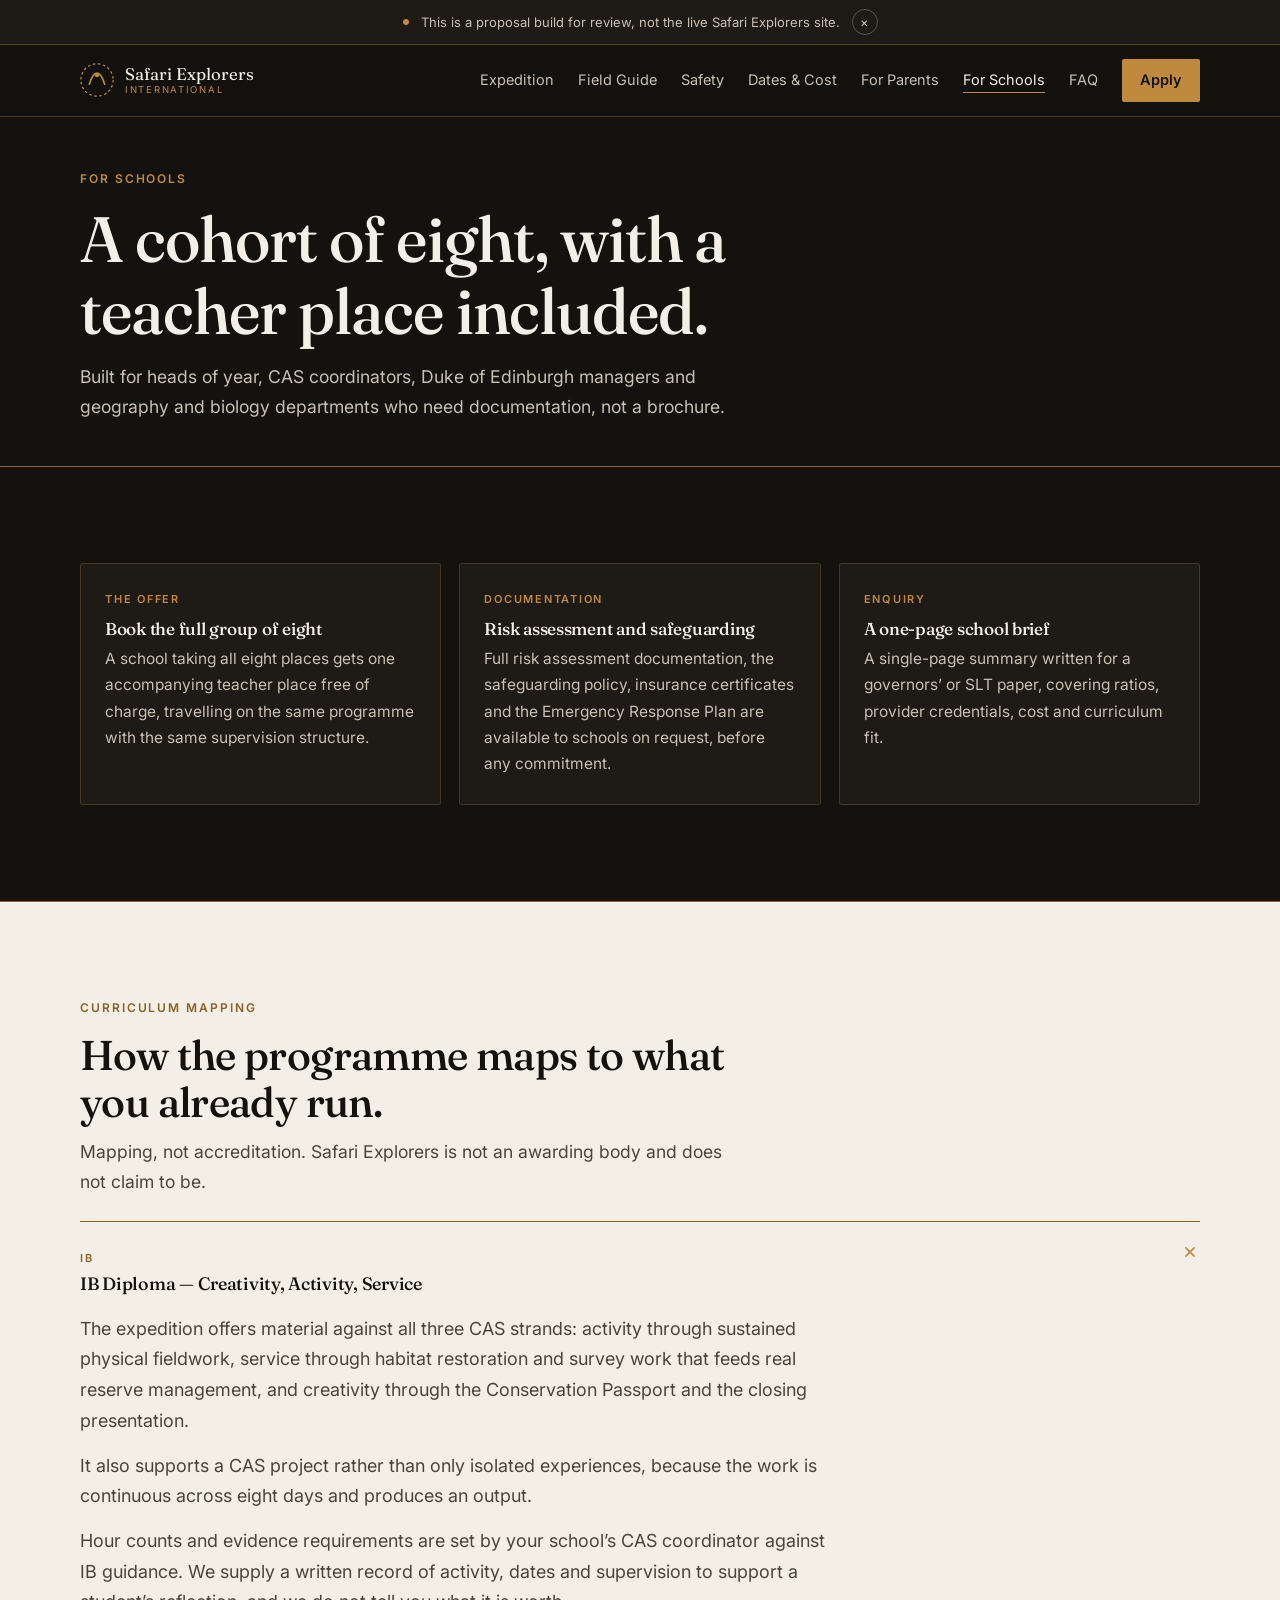
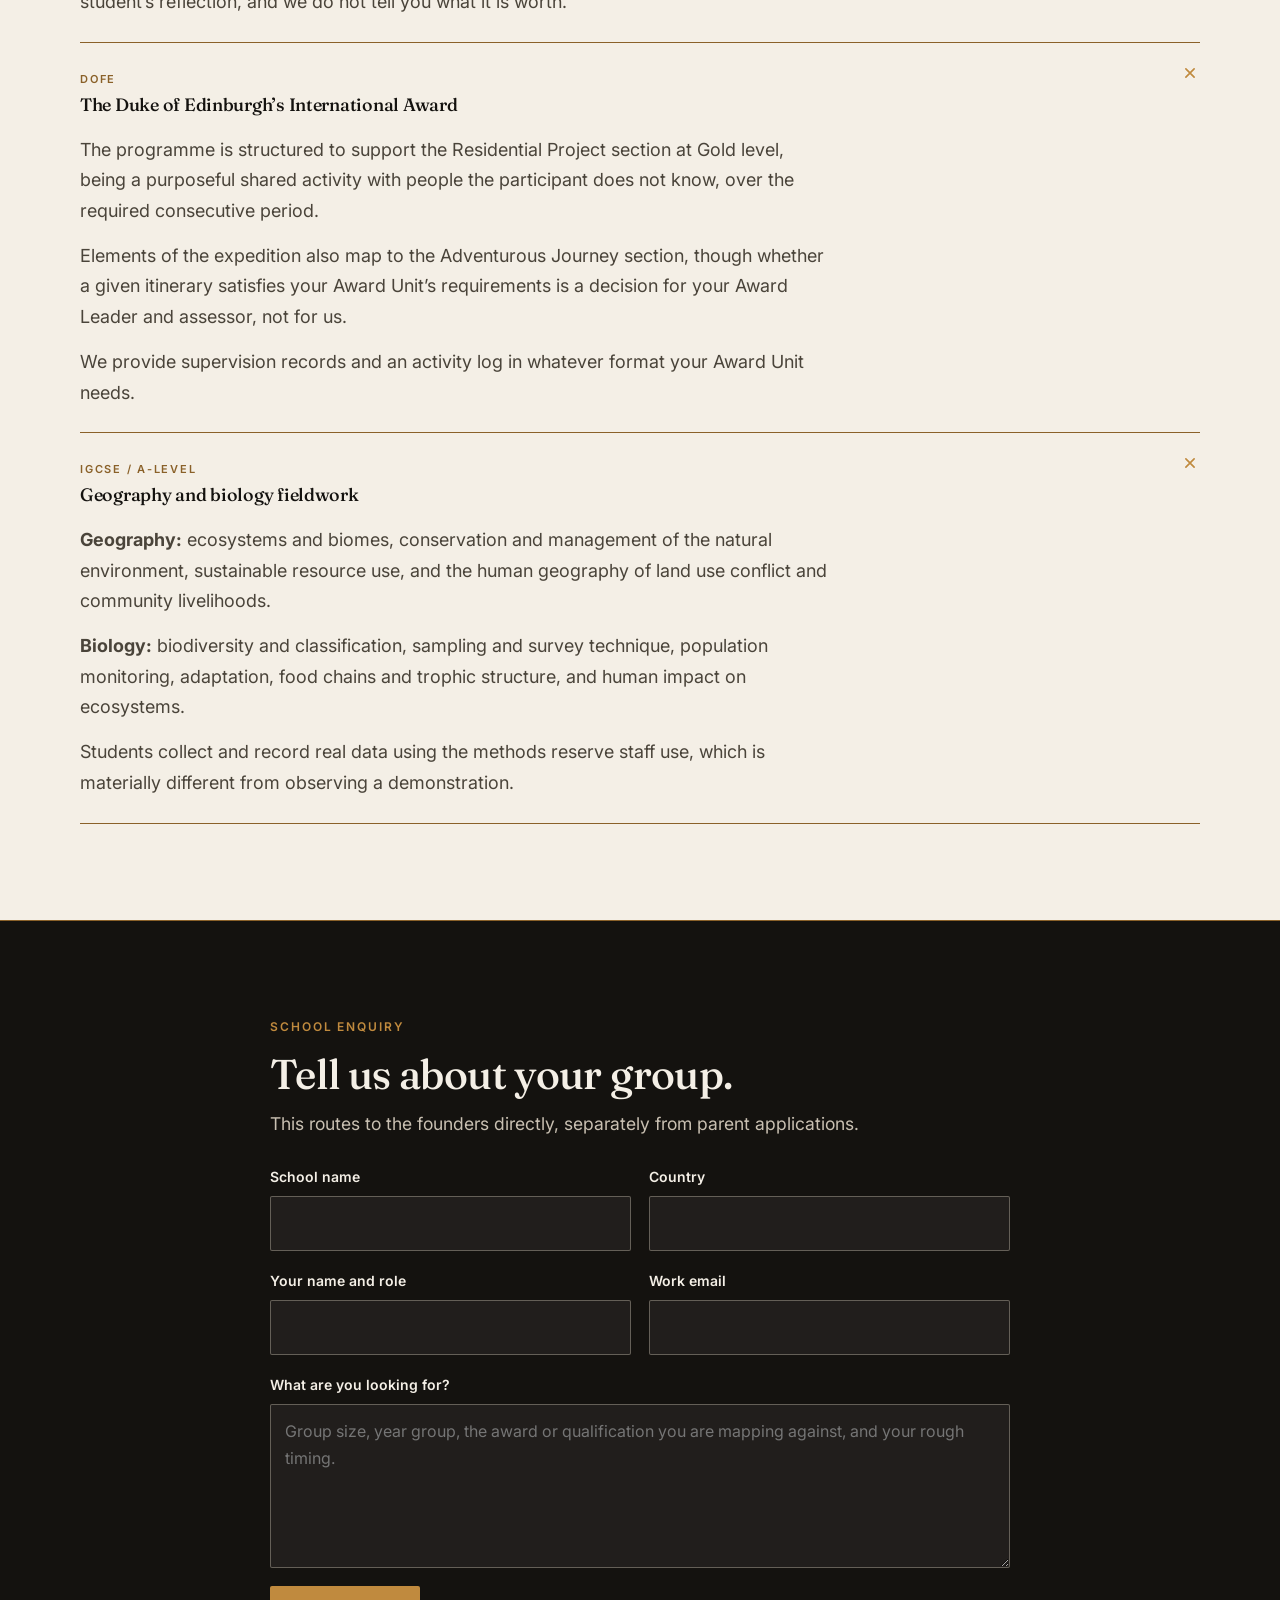
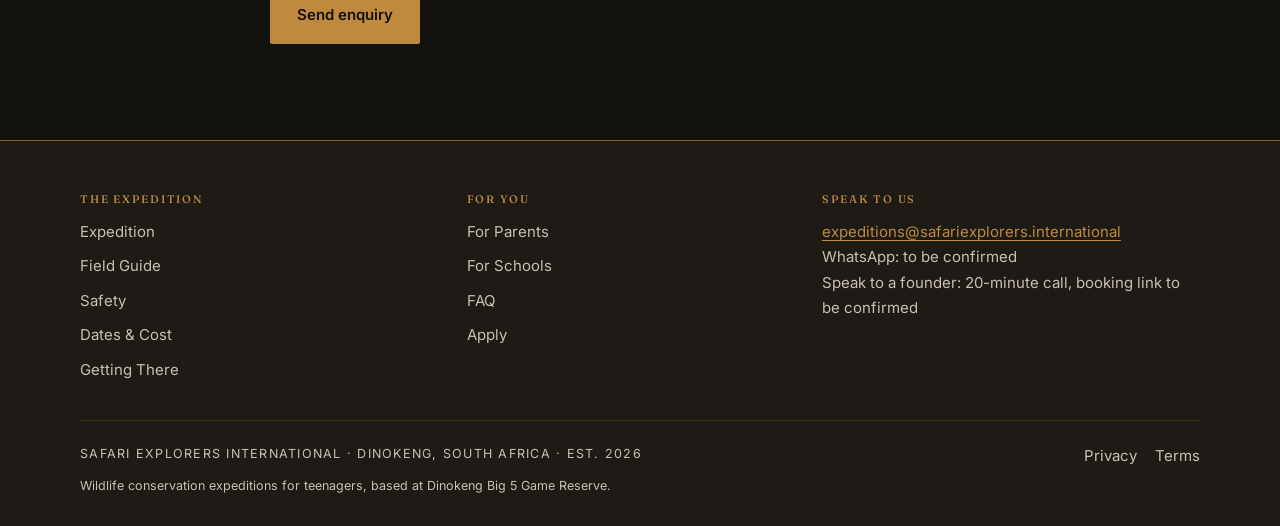
<file: for-schools/index.html>
<!DOCTYPE html>
<html lang="en" class="no-js">
<head>
<meta charset="utf-8">
<meta name="viewport" content="width=device-width, initial-scale=1">
<title>For Schools & Educators | Safari Explorers International</title>
<meta name="description" content="Group bookings for eight students with an accompanying teacher place, curriculum mapping to IB CAS, the Duke of Edinburgh International Award and IGCSE and A-level geography and biology.">
<link rel="canonical" href="https://devonhasenbroek-cmyk.github.io/safari-explorers-international/for-schools/">
<meta name="theme-color" content="#14120F">
<meta name="robots" content="index,follow">

<meta property="og:type" content="website">
<meta property="og:site_name" content="Safari Explorers International">
<meta property="og:title" content="For Schools & Educators | Safari Explorers International">
<meta property="og:description" content="Group bookings for eight students with an accompanying teacher place, curriculum mapping to IB CAS, the Duke of Edinburgh International Award and IGCSE and A-level geography and biology.">
<meta property="og:url" content="https://devonhasenbroek-cmyk.github.io/safari-explorers-international/for-schools/">
<meta property="og:image" content="https://devonhasenbroek-cmyk.github.io/safari-explorers-international/assets/img/og-share.jpg">
<meta property="og:image:width" content="1200">
<meta property="og:image:height" content="630">
<meta property="og:image:alt" content="Open bushveld at sunrise in Dinokeng Big 5 Game Reserve, South Africa.">
<meta name="twitter:card" content="summary_large_image">
<meta name="twitter:title" content="For Schools & Educators | Safari Explorers International">
<meta name="twitter:description" content="Group bookings for eight students with an accompanying teacher place, curriculum mapping to IB CAS, the Duke of Edinburgh International Award and IGCSE and A-level geography and biology.">
<meta name="twitter:image" content="https://devonhasenbroek-cmyk.github.io/safari-explorers-international/assets/img/og-share.jpg">

<link rel="icon" href="data:image/svg+xml,%3Csvg xmlns='http://www.w3.org/2000/svg' viewBox='0 0 40 40'%3E%3Crect width='40' height='40' fill='%2314120F'/%3E%3Cpath d='M11 26c2.6-8.4 6-13 9-13s6.4 4.6 9 13' fill='none' stroke='%23C08A3E' stroke-width='2.4' stroke-linecap='round'/%3E%3Ccircle cx='20' cy='15' r='2.6' fill='%23C08A3E'/%3E%3C/svg%3E">

<link rel="preconnect" href="https://fonts.googleapis.com">
<link rel="preconnect" href="https://fonts.gstatic.com" crossorigin>
<link href="https://fonts.googleapis.com/css2?family=Fraunces:opsz,wght@9..144,400;9..144,500;9..144,600&family=Inter:wght@400;500;600&display=swap" rel="stylesheet">
<link rel="stylesheet" href="../assets/css/site.css">

<!-- Analytics is deliberately absent from this proposal build.
     When the founders are ready, uncomment and set the real domain.
<script defer data-domain="safariexplorers.international" src="https://plausible.io/js/script.js"></script>
-->
</head>
<body data-base="../">
<a class="skip-link" href="#main">Skip to content</a>

<!-- SHARED RIBBON — keep identical across all pages -->
<div class="ribbon">
  <div class="ribbon__inner">
    <span class="ribbon__dot" aria-hidden="true"></span>
    <span>This is a proposal build for review, not the live Safari Explorers site.</span>
    <button class="ribbon__close" type="button" aria-label="Dismiss this notice">&times;</button>
  </div>
</div>
<!-- /SHARED RIBBON -->

<!-- SHARED HEADER — keep identical across all pages -->
<header class="site-header">
  <div class="wrap site-header__inner">
    <a class="brand" href="../index.html">
      <svg class="brand__mark" viewBox="0 0 40 40" aria-hidden="true" focusable="false"><circle cx="20" cy="20" r="19" fill="none" stroke="#C08A3E" stroke-width="1.4" stroke-dasharray="3 3"/><path d="M11 25c2.6-8.4 6-13 9-13s6.4 4.6 9 13" fill="none" stroke="#C08A3E" stroke-width="2" stroke-linecap="round"/><circle cx="20" cy="14.5" r="2.4" fill="#C08A3E"/></svg>
      <span class="brand__text">Safari Explorers<span>International</span></span>
    </a>
    <nav class="nav" aria-label="Primary">
        <a href="../expedition/">Expedition</a>
        <a href="../field-guide/">Field Guide</a>
        <a href="../safety/">Safety</a>
        <a href="../dates-and-cost/">Dates &amp; Cost</a>
        <a href="../for-parents/">For Parents</a>
        <a href="../for-schools/" aria-current="page">For Schools</a>
        <a href="../faq/">FAQ</a>
      <a class="nav__cta" href="../apply/">Apply</a>
    </nav>
    <button class="nav-toggle" type="button" aria-expanded="false" aria-controls="menu">
      <svg width="18" height="18" viewBox="0 0 24 24" fill="none" stroke="currentColor" stroke-width="2" aria-hidden="true"><path d="M3 6h18M3 12h18M3 18h18" stroke-linecap="round"/></svg>
      Menu
    </button>
  </div>
</header>

<div class="menu" id="menu" hidden>
  <div class="menu__top">
    <button class="menu__close" type="button" aria-label="Close menu">&times;</button>
  </div>
  <nav class="menu__list" aria-label="Mobile">
      <a href="../expedition/">Expedition</a>
      <a href="../field-guide/">Field Guide</a>
      <a href="../safety/">Safety</a>
      <a href="../dates-and-cost/">Dates &amp; Cost</a>
      <a href="../for-parents/">For Parents</a>
      <a href="../for-schools/">For Schools</a>
      <a href="../faq/">FAQ</a>
  </nav>
  <a class="btn btn--primary menu__cta" href="../apply/">Start the Application</a>
</div>
<!-- /SHARED HEADER -->

<main id="main">

<section class="page-head">
  <div class="wrap">
    <p class="label">For schools</p>
    <h1>A cohort of eight, with a teacher place included.</h1>
    <p class="lede">Built for heads of year, CAS coordinators, Duke of Edinburgh managers and geography and biology departments who need documentation, not a brochure.</p>
  </div>
</section>

<section class="section">
  <div class="wrap">
    <div class="grid grid--3">
      <div class="card reveal">
        <div class="card__n">The offer</div>
        <h3 style="font-size:1.08rem">Book the full group of eight</h3>
        <p style="margin-top:.5em">A school taking all eight places gets one accompanying teacher place free of charge, travelling on the same programme with the same supervision structure.
        <!-- CLIENT TO CONFIRM: is the teacher place free, or heavily reduced? Confirm the
             commercial position before publishing. Free is stated here as the stronger offer. --></p>
      </div>
      <div class="card reveal">
        <div class="card__n">Documentation</div>
        <h3 style="font-size:1.08rem">Risk assessment and safeguarding</h3>
        <p style="margin-top:.5em">Full risk assessment documentation, the safeguarding policy, insurance certificates and the Emergency Response Plan are available to schools on request, before any commitment.</p>
      </div>
      <div class="card reveal">
        <div class="card__n">Enquiry</div>
        <h3 style="font-size:1.08rem">A one-page school brief</h3>
        <p style="margin-top:.5em">A single-page summary written for a governors&rsquo; or SLT paper, covering ratios, provider credentials, cost and curriculum fit.
        <!-- CLIENT TO SUPPLY: the one-page PDF school brief. Button below currently routes
             to the enquiry form rather than a download, deliberately: no fake asset. --></p>
      </div>
    </div>
  </div>
</section>

<section class="section on-light">
  <div class="wrap">
    <div class="reveal" style="max-width:60ch;margin-bottom:24px">
      <p class="label">Curriculum mapping</p>
      <h2>How the programme maps to what you already run.</h2>
      <p class="lede" style="margin-top:12px">Mapping, not accreditation. Safari Explorers is not an awarding body and does not claim to be.</p>
    </div>
    <!-- CLIENT TO VERIFY all curriculum-alignment claims with the relevant awarding bodies.
         Describe how the programme MAPS to requirements. Do not assert accreditation the
         venture does not hold, and do not use awarding-body logos without written licence. -->
    <div class="reveal">
      <div class="acc" data-acc-responsive>
  <details>
    <summary>
      <span>
        <span class="acc__n">IB</span>
        <h3>IB Diploma &mdash; Creativity, Activity, Service</h3>
      </span>
      <svg class="acc__ico" viewBox="0 0 24 24" fill="none" stroke="currentColor" stroke-width="2" aria-hidden="true"><path d="M12 5v14M5 12h14" stroke-linecap="round"/></svg>
    </summary>
    <div class="acc__body"><p>The expedition offers material against all three CAS strands: activity through sustained physical fieldwork, service through habitat restoration and survey work that feeds real reserve management, and creativity through the Conservation Passport and the closing presentation.</p><p>It also supports a CAS project rather than only isolated experiences, because the work is continuous across eight days and produces an output.</p><p>Hour counts and evidence requirements are set by your school&rsquo;s CAS coordinator against IB guidance. We supply a written record of activity, dates and supervision to support a student&rsquo;s reflection, and we do not tell you what it is worth.</p></div>
  </details>
  <details>
    <summary>
      <span>
        <span class="acc__n">DofE</span>
        <h3>The Duke of Edinburgh&rsquo;s International Award</h3>
      </span>
      <svg class="acc__ico" viewBox="0 0 24 24" fill="none" stroke="currentColor" stroke-width="2" aria-hidden="true"><path d="M12 5v14M5 12h14" stroke-linecap="round"/></svg>
    </summary>
    <div class="acc__body"><p>The programme is structured to support the Residential Project section at Gold level, being a purposeful shared activity with people the participant does not know, over the required consecutive period.</p><p>Elements of the expedition also map to the Adventurous Journey section, though whether a given itinerary satisfies your Award Unit&rsquo;s requirements is a decision for your Award Leader and assessor, not for us.</p><p>We provide supervision records and an activity log in whatever format your Award Unit needs.</p></div>
  </details>
  <details>
    <summary>
      <span>
        <span class="acc__n">IGCSE / A-level</span>
        <h3>Geography and biology fieldwork</h3>
      </span>
      <svg class="acc__ico" viewBox="0 0 24 24" fill="none" stroke="currentColor" stroke-width="2" aria-hidden="true"><path d="M12 5v14M5 12h14" stroke-linecap="round"/></svg>
    </summary>
    <div class="acc__body"><p><strong>Geography:</strong> ecosystems and biomes, conservation and management of the natural environment, sustainable resource use, and the human geography of land use conflict and community livelihoods.</p><p><strong>Biology:</strong> biodiversity and classification, sampling and survey technique, population monitoring, adaptation, food chains and trophic structure, and human impact on ecosystems.</p><p>Students collect and record real data using the methods reserve staff use, which is materially different from observing a demonstration.</p></div>
  </details>
</div>
    </div>
  </div>
</section>

<section class="section">
  <div class="wrap-narrow">
    <div class="reveal">
      <p class="label">School enquiry</p>
      <h2>Tell us about your group.</h2>
      <p class="lede" style="margin-top:12px">This routes to the founders directly, separately from parent applications.</p>
    </div>
    <form class="form reveal" style="margin-top:26px" name="school-enquiry" method="POST"
          data-netlify="true" netlify-honeypot="bot-field" data-demo-form="school"
          action="../thank-you/index.html">
      <!-- On Netlify, remove the JS intercept in site.js (see DEMO_MODE flag) and this posts natively to Netlify Forms. -->
      <input type="hidden" name="form-name" value="school-enquiry">
      <p class="hp"><label>Do not fill this in <input class="hp-input" name="bot-field" tabindex="-1" autocomplete="off"></label></p>
      <div class="row-2">
        <div class="field">
          <label for="s-school">School name</label>
          <input id="s-school" name="school" type="text" required data-label="School name" autocomplete="organization">
          <p class="field__err" hidden></p>
        </div>
        <div class="field">
          <label for="s-country">Country</label>
          <input id="s-country" name="country" type="text" required data-label="Country" autocomplete="country-name">
          <p class="field__err" hidden></p>
        </div>
      </div>
      <div class="row-2">
        <div class="field">
          <label for="s-name">Your name and role</label>
          <input id="s-name" name="name" type="text" required data-label="Your name and role" autocomplete="name">
          <p class="field__err" hidden></p>
        </div>
        <div class="field">
          <label for="s-email">Work email</label>
          <input id="s-email" name="email" type="email" required data-label="Work email" autocomplete="email">
          <p class="field__err" hidden></p>
        </div>
      </div>
      <div class="field">
        <label for="s-msg">What are you looking for?</label>
        <textarea id="s-msg" name="message" rows="5" placeholder="Group size, year group, the award or qualification you are mapping against, and your rough timing."></textarea>
        <p class="field__err" hidden></p>
      </div>
      <div class="btn-row">
        <button class="btn btn--primary" type="submit">Send enquiry</button>
      </div>
    </form>
  </div>
</section>

</main>

<!-- SHARED FOOTER — keep identical across all pages -->
<footer class="site-footer">
  <div class="wrap">
    <div class="footer-grid">
      <div>
        <h2>The expedition</h2>
        <div class="footer-links">
          <a href="../expedition/">Expedition</a>
          <a href="../field-guide/">Field Guide</a>
          <a href="../safety/">Safety</a>
          <a href="../dates-and-cost/">Dates &amp; Cost</a>
          <a href="../getting-there/">Getting There</a>
        </div>
      </div>
      <div>
        <h2>For you</h2>
        <div class="footer-links">
          <a href="../for-parents/">For Parents</a>
          <a href="../for-schools/">For Schools</a>
          <a href="../faq/">FAQ</a>
          <a href="../apply/">Apply</a>
        </div>
      </div>
      <div class="footer-contact">
        <h2>Speak to us</h2>
        <p>
          <a href="mailto:expeditions@safariexplorers.international">expeditions@safariexplorers.international</a><br>
          <!-- CLIENT TO SUPPLY: WhatsApp business number -->
          WhatsApp: to be confirmed<br>
          <!-- CLIENT TO SUPPLY: scheduling link for founder calls (Calendly or similar) -->
          Speak to a founder: 20-minute call, booking link to be confirmed
        </p>
      </div>
    </div>
    <div class="legal">
      <span class="legal__mark">SAFARI EXPLORERS INTERNATIONAL · DINOKENG, SOUTH AFRICA · EST. 2026</span>
      <span class="footer-links" style="flex-direction:row;gap:18px">
        <a href="../privacy/">Privacy</a>
        <a href="../terms/">Terms</a>
      </span>
    </div>
    <p class="legal" style="border:0;margin-top:6px;padding-top:0">
      Wildlife conservation expeditions for teenagers, based at Dinokeng Big 5 Game Reserve.
    </p>
  </div>
</footer>
<!-- /SHARED FOOTER -->

<script src="../assets/js/site.js"></script>
<script type="application/ld+json">
{
  "@context": "https://schema.org",
  "@type": "BreadcrumbList",
  "itemListElement": [
    { "@type": "ListItem", "position": 1, "name": "Home", "item": "https://devonhasenbroek-cmyk.github.io/safari-explorers-international/" },
    { "@type": "ListItem", "position": 2, "name": "For Schools", "item": "https://devonhasenbroek-cmyk.github.io/safari-explorers-international/for-schools/" }
  ]
}
</script>
</body>
</html>
</file>
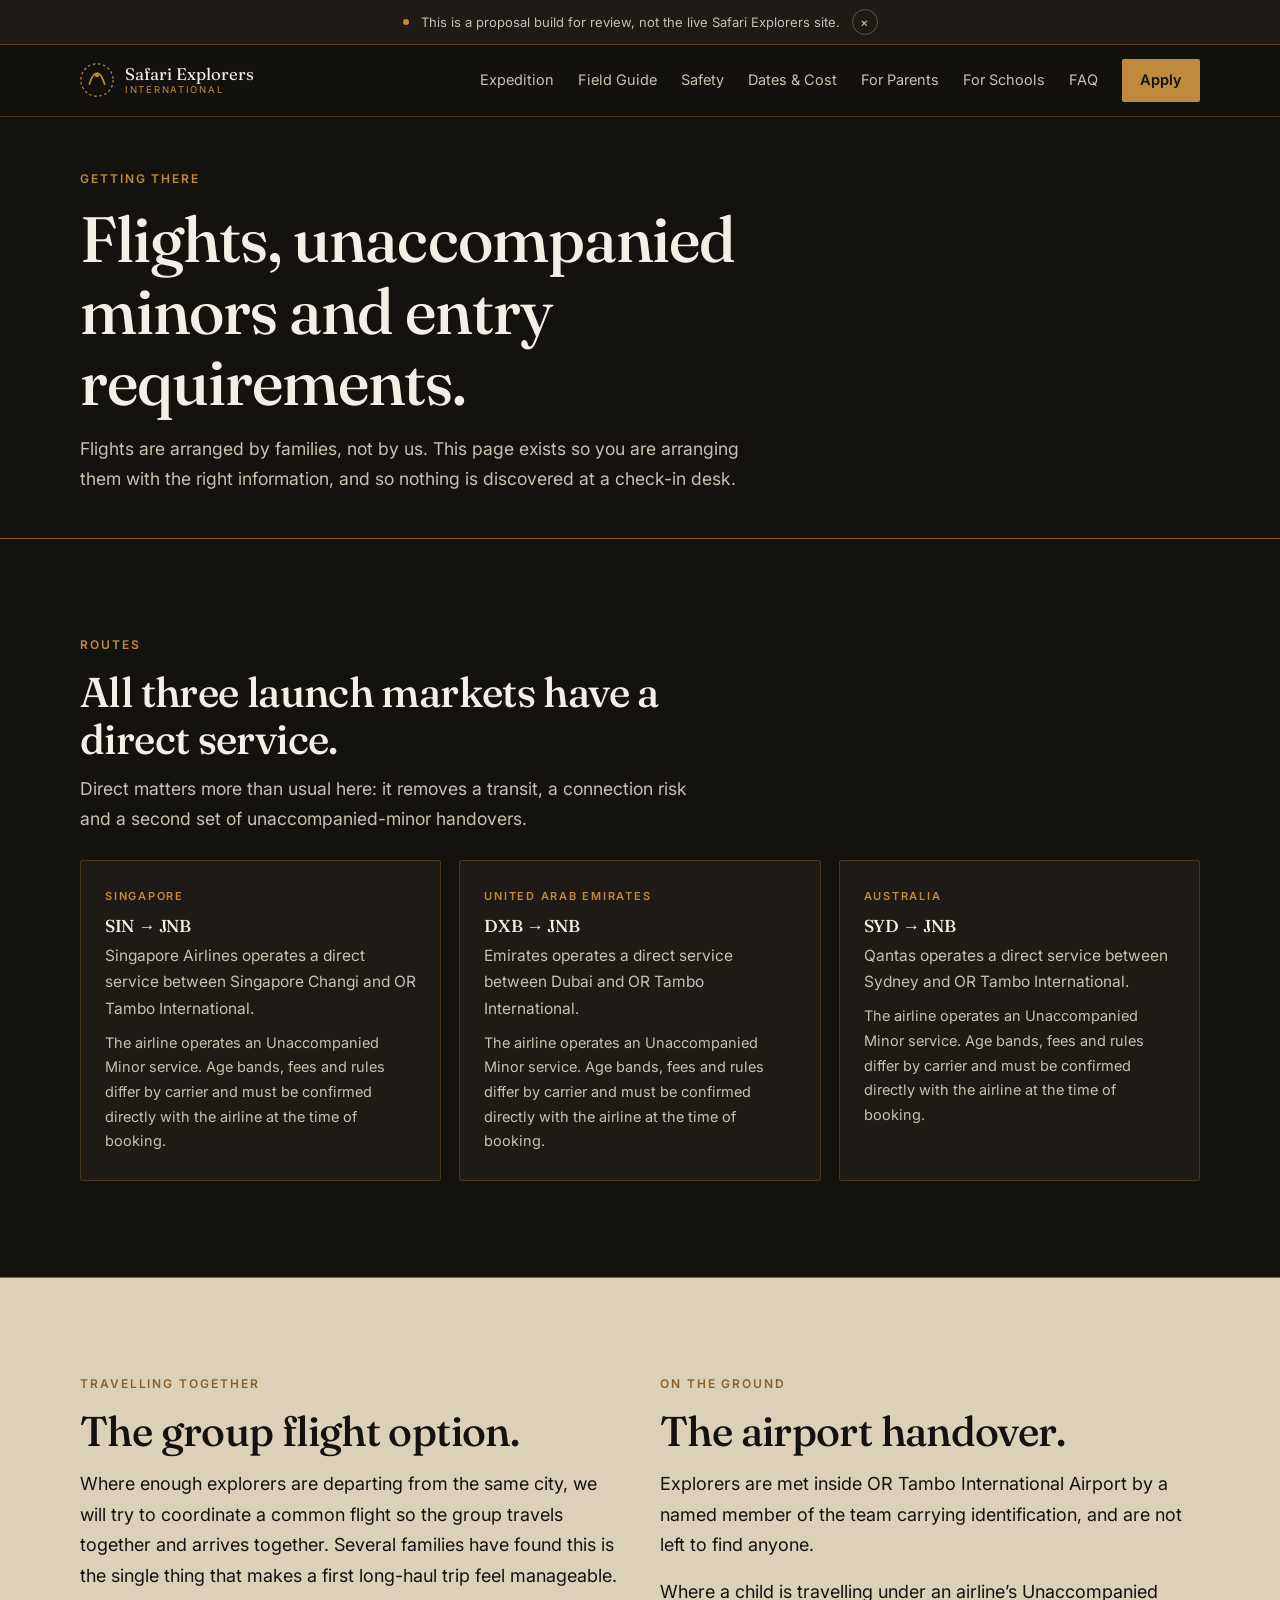
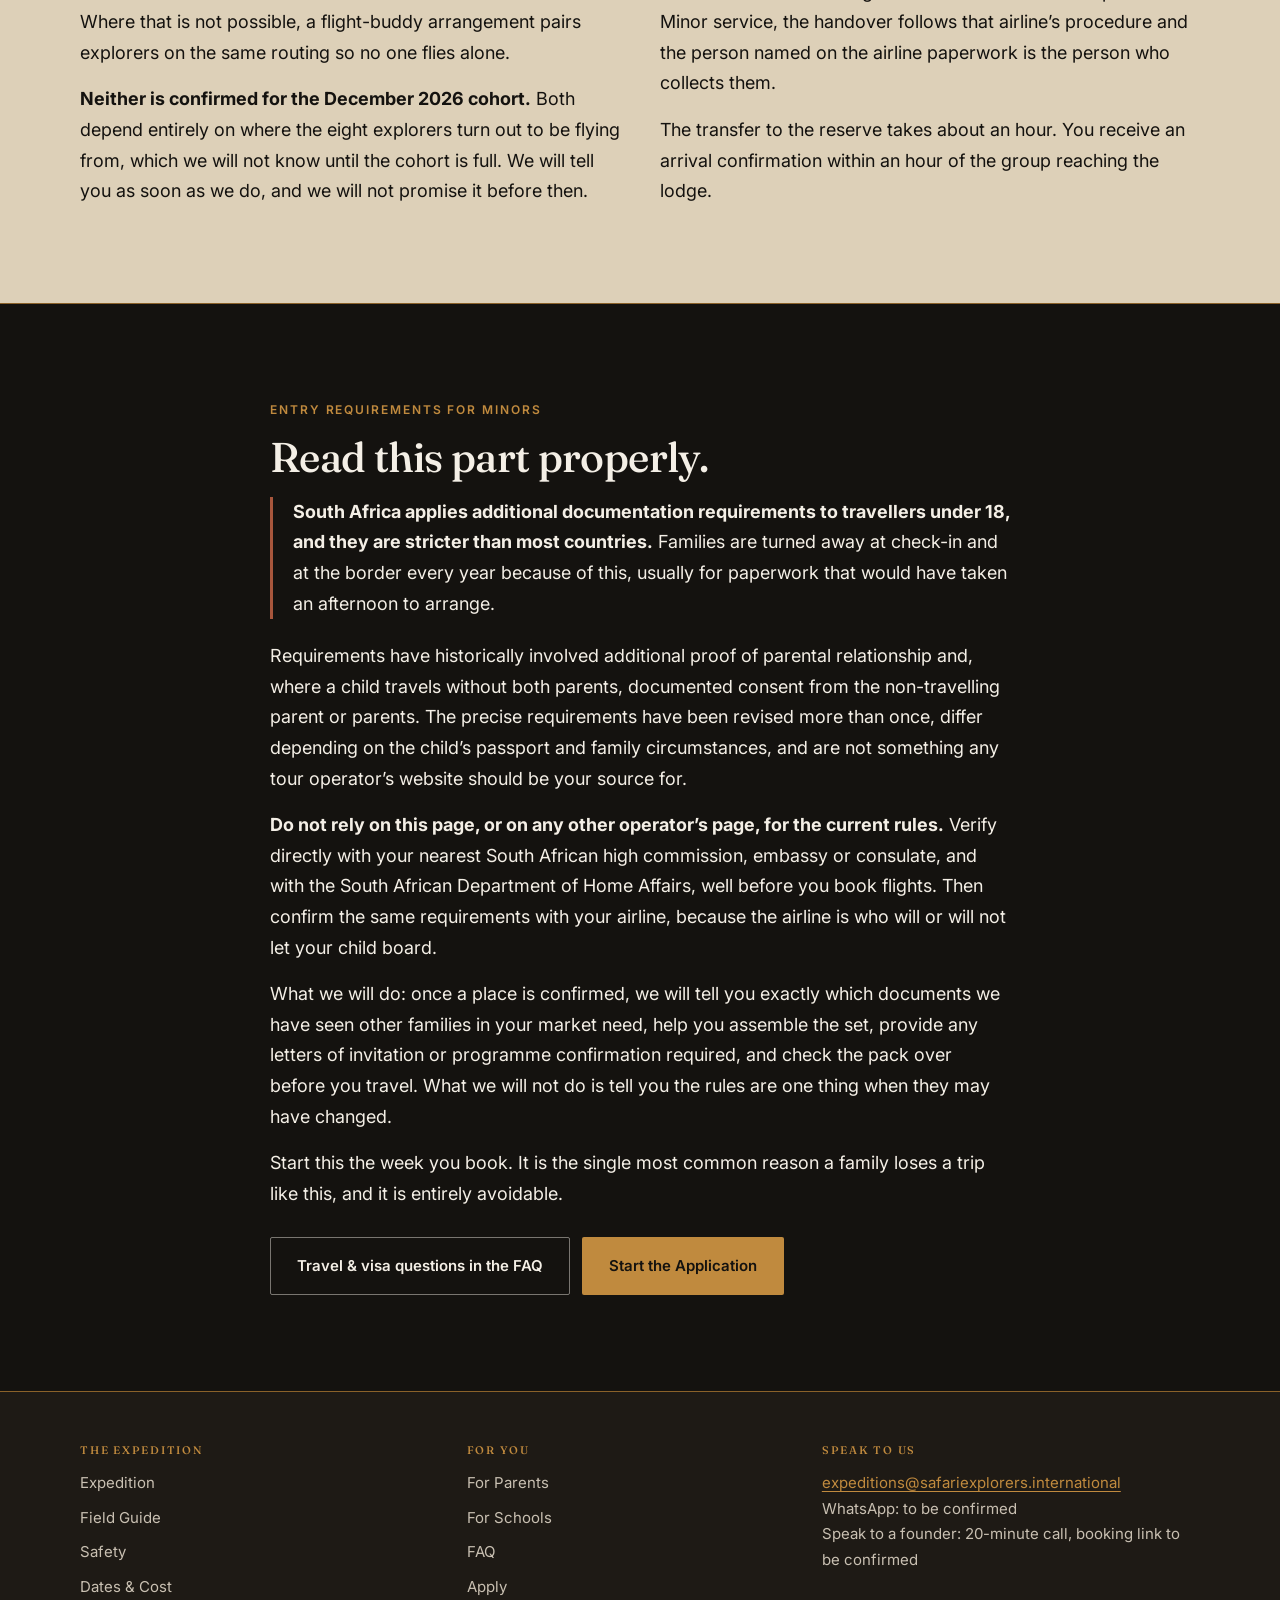
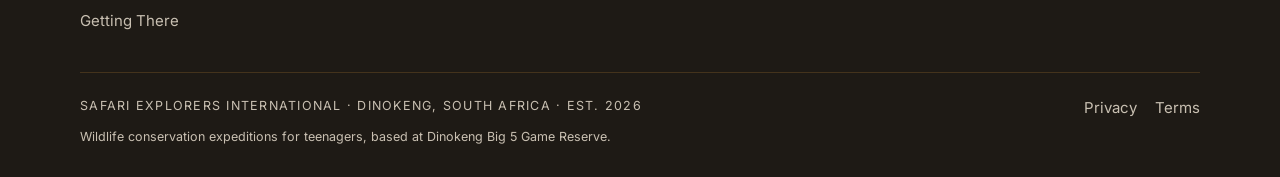
<file: getting-there/index.html>
<!DOCTYPE html>
<html lang="en" class="no-js">
<head>
<meta charset="utf-8">
<meta name="viewport" content="width=device-width, initial-scale=1">
<title>Getting There — Flights & Entry Requirements | Safari Explorers International</title>
<meta name="description" content="Direct routes from Singapore, the UAE and Australia to Johannesburg, unaccompanied minor services, the flight-buddy option and South African entry requirements for minors.">
<link rel="canonical" href="https://devonhasenbroek-cmyk.github.io/safari-explorers-international/getting-there/">
<meta name="theme-color" content="#14120F">
<meta name="robots" content="index,follow">

<meta property="og:type" content="website">
<meta property="og:site_name" content="Safari Explorers International">
<meta property="og:title" content="Getting There — Flights & Entry Requirements | Safari Explorers International">
<meta property="og:description" content="Direct routes from Singapore, the UAE and Australia to Johannesburg, unaccompanied minor services, the flight-buddy option and South African entry requirements for minors.">
<meta property="og:url" content="https://devonhasenbroek-cmyk.github.io/safari-explorers-international/getting-there/">
<meta property="og:image" content="https://devonhasenbroek-cmyk.github.io/safari-explorers-international/assets/img/og-share.jpg">
<meta property="og:image:width" content="1200">
<meta property="og:image:height" content="630">
<meta property="og:image:alt" content="Open bushveld at sunrise in Dinokeng Big 5 Game Reserve, South Africa.">
<meta name="twitter:card" content="summary_large_image">
<meta name="twitter:title" content="Getting There — Flights & Entry Requirements | Safari Explorers International">
<meta name="twitter:description" content="Direct routes from Singapore, the UAE and Australia to Johannesburg, unaccompanied minor services, the flight-buddy option and South African entry requirements for minors.">
<meta name="twitter:image" content="https://devonhasenbroek-cmyk.github.io/safari-explorers-international/assets/img/og-share.jpg">

<link rel="icon" href="data:image/svg+xml,%3Csvg xmlns='http://www.w3.org/2000/svg' viewBox='0 0 40 40'%3E%3Crect width='40' height='40' fill='%2314120F'/%3E%3Cpath d='M11 26c2.6-8.4 6-13 9-13s6.4 4.6 9 13' fill='none' stroke='%23C08A3E' stroke-width='2.4' stroke-linecap='round'/%3E%3Ccircle cx='20' cy='15' r='2.6' fill='%23C08A3E'/%3E%3C/svg%3E">

<link rel="preconnect" href="https://fonts.googleapis.com">
<link rel="preconnect" href="https://fonts.gstatic.com" crossorigin>
<link href="https://fonts.googleapis.com/css2?family=Fraunces:opsz,wght@9..144,400;9..144,500;9..144,600&family=Inter:wght@400;500;600&display=swap" rel="stylesheet">
<link rel="stylesheet" href="../assets/css/site.css">

<!-- Analytics is deliberately absent from this proposal build.
     When the founders are ready, uncomment and set the real domain.
<script defer data-domain="safariexplorers.international" src="https://plausible.io/js/script.js"></script>
-->
</head>
<body data-base="../">
<a class="skip-link" href="#main">Skip to content</a>

<!-- SHARED RIBBON — keep identical across all pages -->
<div class="ribbon">
  <div class="ribbon__inner">
    <span class="ribbon__dot" aria-hidden="true"></span>
    <span>This is a proposal build for review, not the live Safari Explorers site.</span>
    <button class="ribbon__close" type="button" aria-label="Dismiss this notice">&times;</button>
  </div>
</div>
<!-- /SHARED RIBBON -->

<!-- SHARED HEADER — keep identical across all pages -->
<header class="site-header">
  <div class="wrap site-header__inner">
    <a class="brand" href="../index.html">
      <svg class="brand__mark" viewBox="0 0 40 40" aria-hidden="true" focusable="false"><circle cx="20" cy="20" r="19" fill="none" stroke="#C08A3E" stroke-width="1.4" stroke-dasharray="3 3"/><path d="M11 25c2.6-8.4 6-13 9-13s6.4 4.6 9 13" fill="none" stroke="#C08A3E" stroke-width="2" stroke-linecap="round"/><circle cx="20" cy="14.5" r="2.4" fill="#C08A3E"/></svg>
      <span class="brand__text">Safari Explorers<span>International</span></span>
    </a>
    <nav class="nav" aria-label="Primary">
        <a href="../expedition/">Expedition</a>
        <a href="../field-guide/">Field Guide</a>
        <a href="../safety/">Safety</a>
        <a href="../dates-and-cost/">Dates &amp; Cost</a>
        <a href="../for-parents/">For Parents</a>
        <a href="../for-schools/">For Schools</a>
        <a href="../faq/">FAQ</a>
      <a class="nav__cta" href="../apply/">Apply</a>
    </nav>
    <button class="nav-toggle" type="button" aria-expanded="false" aria-controls="menu">
      <svg width="18" height="18" viewBox="0 0 24 24" fill="none" stroke="currentColor" stroke-width="2" aria-hidden="true"><path d="M3 6h18M3 12h18M3 18h18" stroke-linecap="round"/></svg>
      Menu
    </button>
  </div>
</header>

<div class="menu" id="menu" hidden>
  <div class="menu__top">
    <button class="menu__close" type="button" aria-label="Close menu">&times;</button>
  </div>
  <nav class="menu__list" aria-label="Mobile">
      <a href="../expedition/">Expedition</a>
      <a href="../field-guide/">Field Guide</a>
      <a href="../safety/">Safety</a>
      <a href="../dates-and-cost/">Dates &amp; Cost</a>
      <a href="../for-parents/">For Parents</a>
      <a href="../for-schools/">For Schools</a>
      <a href="../faq/">FAQ</a>
  </nav>
  <a class="btn btn--primary menu__cta" href="../apply/">Start the Application</a>
</div>
<!-- /SHARED HEADER -->

<main id="main">

<section class="page-head">
  <div class="wrap">
    <p class="label">Getting there</p>
    <h1>Flights, unaccompanied minors and entry requirements.</h1>
    <p class="lede">Flights are arranged by families, not by us. This page exists so you are arranging them with the right information, and so nothing is discovered at a check-in desk.</p>
  </div>
</section>

<section class="section">
  <div class="wrap">
    <div class="reveal" style="max-width:58ch;margin-bottom:26px">
      <p class="label">Routes</p>
      <h2>All three launch markets have a direct service.</h2>
      <p class="lede" style="margin-top:12px">Direct matters more than usual here: it removes a transit, a connection risk and a second set of unaccompanied-minor handovers.</p>
    </div>
    <!-- CLIENT TO VERIFY: airline routes, schedules and unaccompanied-minor policies change.
         Re-check each carrier's current published policy before publishing, and again each
         season. Do not restate an airline's rules as fact on this site. -->
    <div class="grid grid--3">
      <div class="card reveal">
        <div class="card__n">Singapore</div>
        <h3 style="font-size:1.08rem">SIN &rarr; JNB</h3>
        <p style="margin-top:.5em">Singapore Airlines operates a direct service between Singapore Changi and OR Tambo International.</p>
        <p style="margin-top:.6em;font-size:14.5px;color:var(--bone-dim)">The airline operates an Unaccompanied Minor service. Age bands, fees and rules differ by carrier and must be confirmed directly with the airline at the time of booking.</p>
      </div>
      <div class="card reveal">
        <div class="card__n">United Arab Emirates</div>
        <h3 style="font-size:1.08rem">DXB &rarr; JNB</h3>
        <p style="margin-top:.5em">Emirates operates a direct service between Dubai and OR Tambo International.</p>
        <p style="margin-top:.6em;font-size:14.5px;color:var(--bone-dim)">The airline operates an Unaccompanied Minor service. Age bands, fees and rules differ by carrier and must be confirmed directly with the airline at the time of booking.</p>
      </div>
      <div class="card reveal">
        <div class="card__n">Australia</div>
        <h3 style="font-size:1.08rem">SYD &rarr; JNB</h3>
        <p style="margin-top:.5em">Qantas operates a direct service between Sydney and OR Tambo International.</p>
        <p style="margin-top:.6em;font-size:14.5px;color:var(--bone-dim)">The airline operates an Unaccompanied Minor service. Age bands, fees and rules differ by carrier and must be confirmed directly with the airline at the time of booking.</p>
      </div>
    </div>
  </div>
</section>

<section class="section on-sand">
  <div class="wrap">
    <div class="grid grid--2" style="gap:40px;align-items:start">
      <div class="reveal">
        <p class="label">Travelling together</p>
        <h2>The group flight option.</h2>
        <div class="stack" style="margin-top:14px;max-width:52ch">
          <p>Where enough explorers are departing from the same city, we will try to coordinate a common flight so the group travels together and arrives together. Several families have found this is the single thing that makes a first long-haul trip feel manageable.</p>
          <p>Where that is not possible, a flight-buddy arrangement pairs explorers on the same routing so no one flies alone.</p>
          <p><strong>Neither is confirmed for the December 2026 cohort.</strong> Both depend entirely on where the eight explorers turn out to be flying from, which we will not know until the cohort is full. We will tell you as soon as we do, and we will not promise it before then.</p>
        </div>
      </div>
      <div class="reveal">
        <p class="label">On the ground</p>
        <h2>The airport handover.</h2>
        <div class="stack" style="margin-top:14px;max-width:52ch">
          <p>Explorers are met inside OR Tambo International Airport by a named member of the team carrying identification, and are not left to find anyone.</p>
          <p>Where a child is travelling under an airline&rsquo;s Unaccompanied Minor service, the handover follows that airline&rsquo;s procedure and the person named on the airline paperwork is the person who collects them.</p>
          <p>The transfer to the reserve takes about an hour. You receive an arrival confirmation within an hour of the group reaching the lodge.</p>
        </div>
      </div>
    </div>
  </div>
</section>

<section class="section">
  <div class="wrap-narrow">
    <div class="reveal">
      <p class="label">Entry requirements for minors</p>
      <h2>Read this part properly.</h2>
    </div>

    <!-- CLIENT TO VERIFY WITH THE SA DEPARTMENT OF HOME AFFAIRS AND AN IMMIGRATION
         ADVISOR BEFORE PUBLISHING. Do not publish specific visa or documentation
         requirements sourced from anywhere other than DHA directly. Requirements
         change, and getting this wrong ends a family's trip at the airport. -->

    <div class="note reveal" style="border-color:var(--clay);margin-top:16px">
      <p><strong>South Africa applies additional documentation requirements to travellers under 18, and they are stricter than most countries.</strong> Families are turned away at check-in and at the border every year because of this, usually for paperwork that would have taken an afternoon to arrange.</p>
    </div>

    <div class="stack reveal" style="margin-top:22px">
      <p>Requirements have historically involved additional proof of parental relationship and, where a child travels without both parents, documented consent from the non-travelling parent or parents. The precise requirements have been revised more than once, differ depending on the child&rsquo;s passport and family circumstances, and are not something any tour operator&rsquo;s website should be your source for.</p>
      <p><strong>Do not rely on this page, or on any other operator&rsquo;s page, for the current rules.</strong> Verify directly with your nearest South African high commission, embassy or consulate, and with the South African Department of Home Affairs, well before you book flights. Then confirm the same requirements with your airline, because the airline is who will or will not let your child board.</p>
      <p>What we will do: once a place is confirmed, we will tell you exactly which documents we have seen other families in your market need, help you assemble the set, provide any letters of invitation or programme confirmation required, and check the pack over before you travel. What we will not do is tell you the rules are one thing when they may have changed.</p>
      <p>Start this the week you book. It is the single most common reason a family loses a trip like this, and it is entirely avoidable.</p>
    </div>

    <div class="btn-row reveal" style="margin-top:28px">
      <a class="btn btn--outline" href="../faq/">Travel &amp; visa questions in the FAQ</a>
      <a class="btn btn--primary" href="../apply/">Start the Application</a>
    </div>
  </div>
</section>

</main>

<!-- SHARED FOOTER — keep identical across all pages -->
<footer class="site-footer">
  <div class="wrap">
    <div class="footer-grid">
      <div>
        <h2>The expedition</h2>
        <div class="footer-links">
          <a href="../expedition/">Expedition</a>
          <a href="../field-guide/">Field Guide</a>
          <a href="../safety/">Safety</a>
          <a href="../dates-and-cost/">Dates &amp; Cost</a>
          <a href="../getting-there/">Getting There</a>
        </div>
      </div>
      <div>
        <h2>For you</h2>
        <div class="footer-links">
          <a href="../for-parents/">For Parents</a>
          <a href="../for-schools/">For Schools</a>
          <a href="../faq/">FAQ</a>
          <a href="../apply/">Apply</a>
        </div>
      </div>
      <div class="footer-contact">
        <h2>Speak to us</h2>
        <p>
          <a href="mailto:expeditions@safariexplorers.international">expeditions@safariexplorers.international</a><br>
          <!-- CLIENT TO SUPPLY: WhatsApp business number -->
          WhatsApp: to be confirmed<br>
          <!-- CLIENT TO SUPPLY: scheduling link for founder calls (Calendly or similar) -->
          Speak to a founder: 20-minute call, booking link to be confirmed
        </p>
      </div>
    </div>
    <div class="legal">
      <span class="legal__mark">SAFARI EXPLORERS INTERNATIONAL · DINOKENG, SOUTH AFRICA · EST. 2026</span>
      <span class="footer-links" style="flex-direction:row;gap:18px">
        <a href="../privacy/">Privacy</a>
        <a href="../terms/">Terms</a>
      </span>
    </div>
    <p class="legal" style="border:0;margin-top:6px;padding-top:0">
      Wildlife conservation expeditions for teenagers, based at Dinokeng Big 5 Game Reserve.
    </p>
  </div>
</footer>
<!-- /SHARED FOOTER -->

<script src="../assets/js/site.js"></script>
<script type="application/ld+json">
{
  "@context": "https://schema.org",
  "@type": "BreadcrumbList",
  "itemListElement": [
    { "@type": "ListItem", "position": 1, "name": "Home", "item": "https://devonhasenbroek-cmyk.github.io/safari-explorers-international/" },
    { "@type": "ListItem", "position": 2, "name": "Getting There", "item": "https://devonhasenbroek-cmyk.github.io/safari-explorers-international/getting-there/" }
  ]
}
</script>
</body>
</html>
</file>
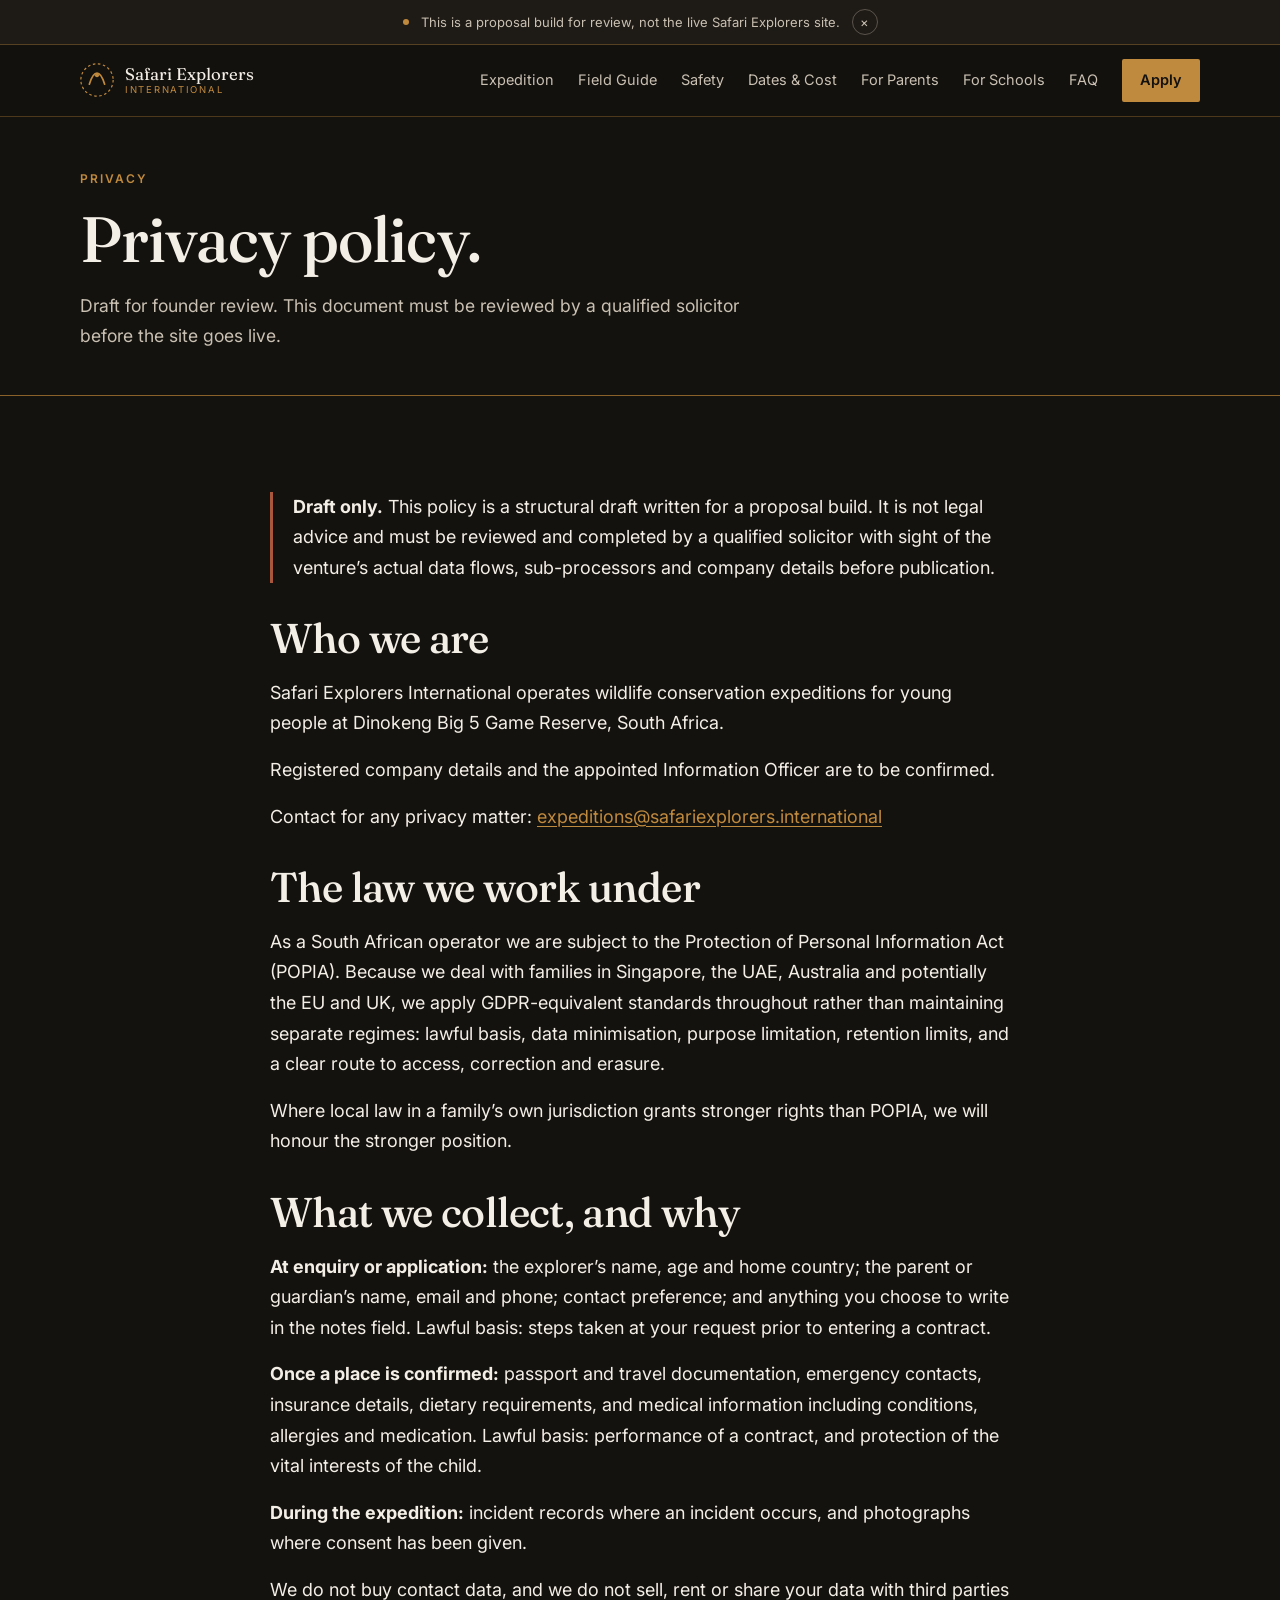
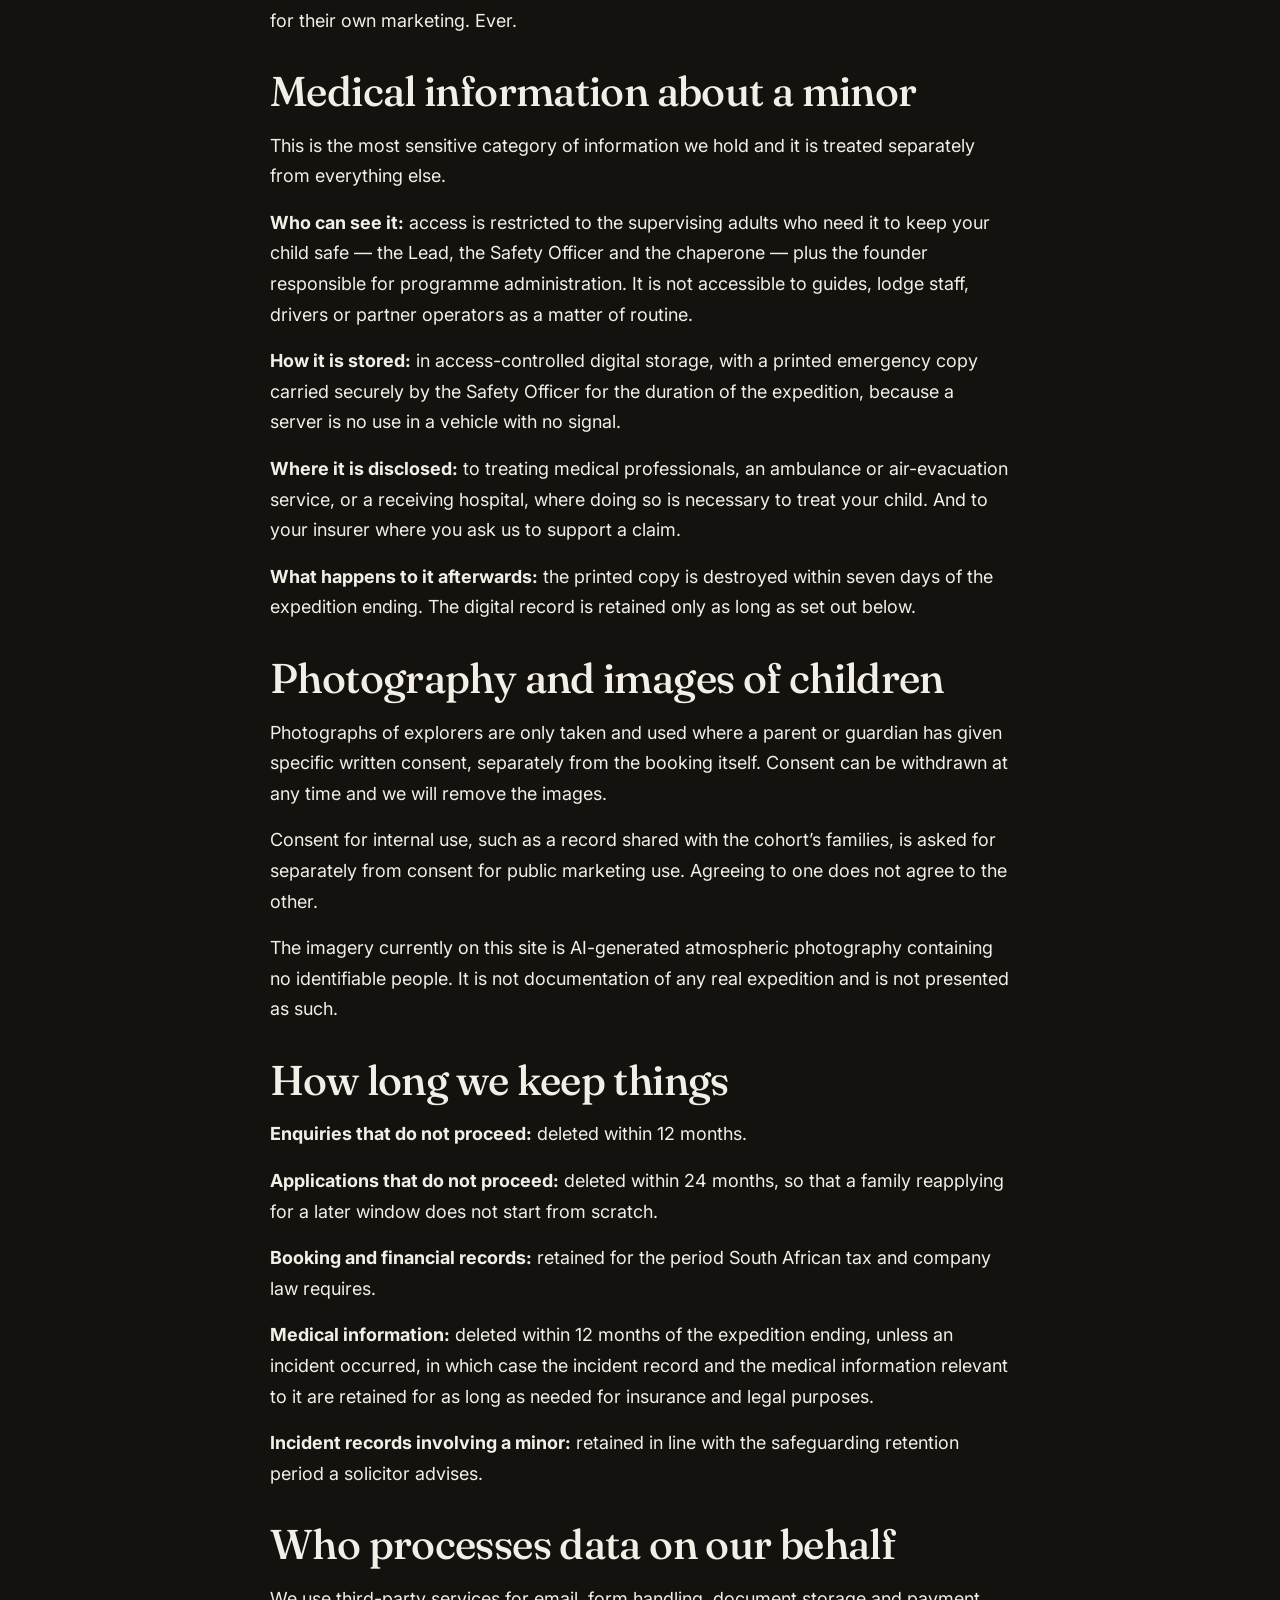
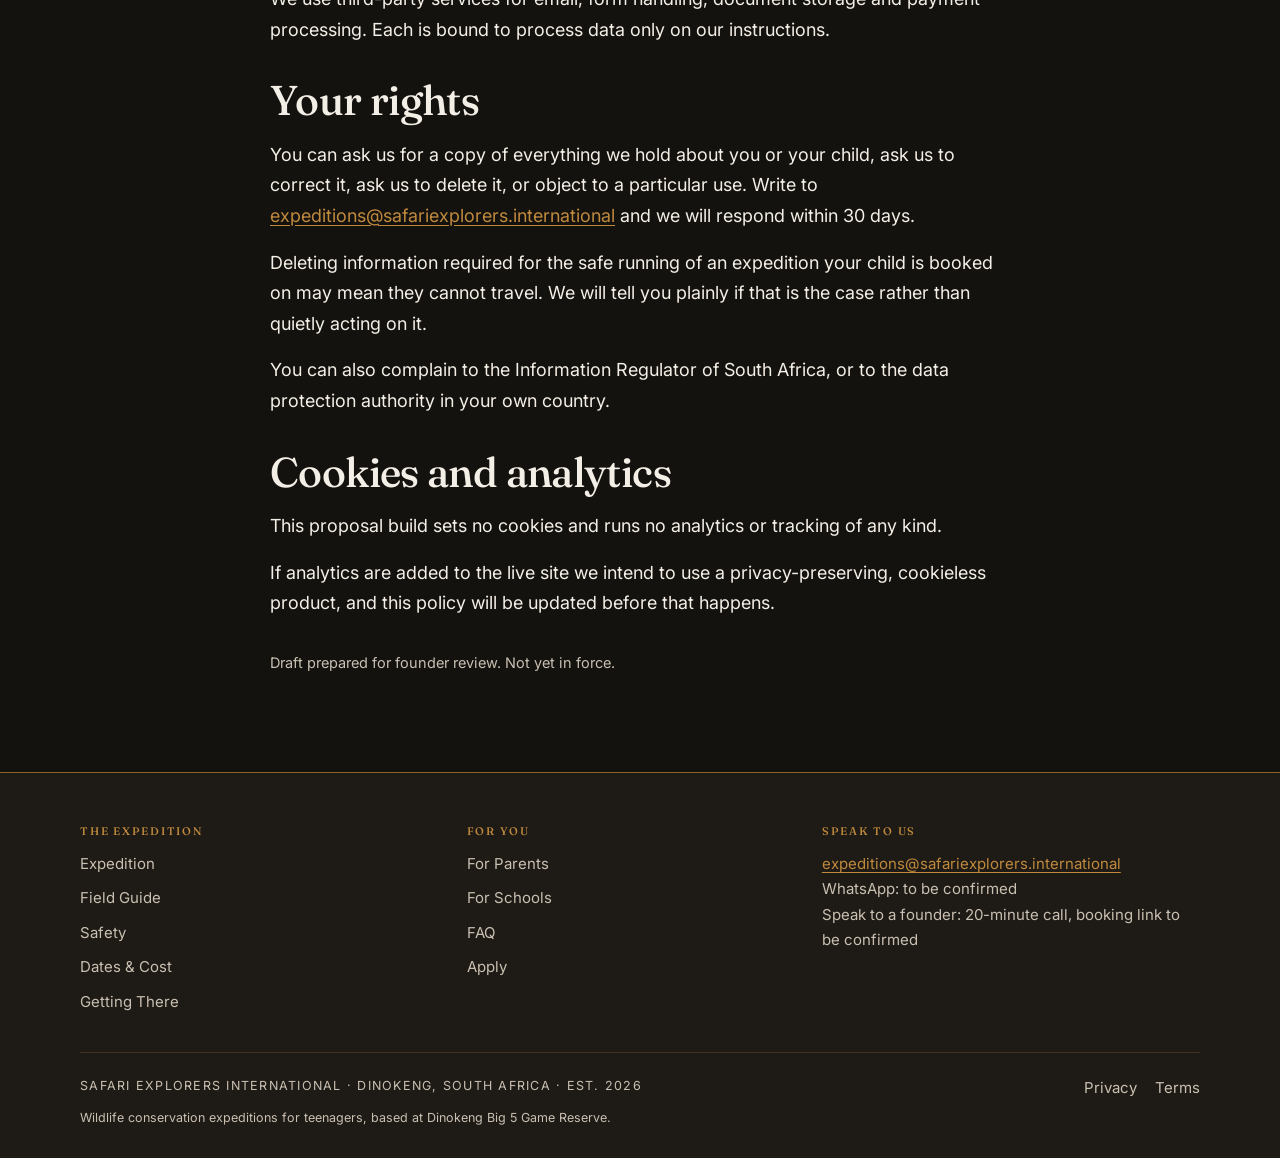
<file: privacy/index.html>
<!DOCTYPE html>
<html lang="en" class="no-js">
<head>
<meta charset="utf-8">
<meta name="viewport" content="width=device-width, initial-scale=1">
<title>Privacy Policy | Safari Explorers International</title>
<meta name="description" content="How Safari Explorers International collects, stores and handles personal information, including the medical information of minors.">
<link rel="canonical" href="https://devonhasenbroek-cmyk.github.io/safari-explorers-international/privacy/">
<meta name="theme-color" content="#14120F">
<meta name="robots" content="index,follow">

<meta property="og:type" content="website">
<meta property="og:site_name" content="Safari Explorers International">
<meta property="og:title" content="Privacy Policy | Safari Explorers International">
<meta property="og:description" content="How Safari Explorers International collects, stores and handles personal information, including the medical information of minors.">
<meta property="og:url" content="https://devonhasenbroek-cmyk.github.io/safari-explorers-international/privacy/">
<meta property="og:image" content="https://devonhasenbroek-cmyk.github.io/safari-explorers-international/assets/img/og-share.jpg">
<meta property="og:image:width" content="1200">
<meta property="og:image:height" content="630">
<meta property="og:image:alt" content="Open bushveld at sunrise in Dinokeng Big 5 Game Reserve, South Africa.">
<meta name="twitter:card" content="summary_large_image">
<meta name="twitter:title" content="Privacy Policy | Safari Explorers International">
<meta name="twitter:description" content="How Safari Explorers International collects, stores and handles personal information, including the medical information of minors.">
<meta name="twitter:image" content="https://devonhasenbroek-cmyk.github.io/safari-explorers-international/assets/img/og-share.jpg">

<link rel="icon" href="data:image/svg+xml,%3Csvg xmlns='http://www.w3.org/2000/svg' viewBox='0 0 40 40'%3E%3Crect width='40' height='40' fill='%2314120F'/%3E%3Cpath d='M11 26c2.6-8.4 6-13 9-13s6.4 4.6 9 13' fill='none' stroke='%23C08A3E' stroke-width='2.4' stroke-linecap='round'/%3E%3Ccircle cx='20' cy='15' r='2.6' fill='%23C08A3E'/%3E%3C/svg%3E">

<link rel="preconnect" href="https://fonts.googleapis.com">
<link rel="preconnect" href="https://fonts.gstatic.com" crossorigin>
<link href="https://fonts.googleapis.com/css2?family=Fraunces:opsz,wght@9..144,400;9..144,500;9..144,600&family=Inter:wght@400;500;600&display=swap" rel="stylesheet">
<link rel="stylesheet" href="../assets/css/site.css">

<!-- Analytics is deliberately absent from this proposal build.
     When the founders are ready, uncomment and set the real domain.
<script defer data-domain="safariexplorers.international" src="https://plausible.io/js/script.js"></script>
-->
</head>
<body data-base="../">
<a class="skip-link" href="#main">Skip to content</a>

<!-- SHARED RIBBON — keep identical across all pages -->
<div class="ribbon">
  <div class="ribbon__inner">
    <span class="ribbon__dot" aria-hidden="true"></span>
    <span>This is a proposal build for review, not the live Safari Explorers site.</span>
    <button class="ribbon__close" type="button" aria-label="Dismiss this notice">&times;</button>
  </div>
</div>
<!-- /SHARED RIBBON -->

<!-- SHARED HEADER — keep identical across all pages -->
<header class="site-header">
  <div class="wrap site-header__inner">
    <a class="brand" href="../index.html">
      <svg class="brand__mark" viewBox="0 0 40 40" aria-hidden="true" focusable="false"><circle cx="20" cy="20" r="19" fill="none" stroke="#C08A3E" stroke-width="1.4" stroke-dasharray="3 3"/><path d="M11 25c2.6-8.4 6-13 9-13s6.4 4.6 9 13" fill="none" stroke="#C08A3E" stroke-width="2" stroke-linecap="round"/><circle cx="20" cy="14.5" r="2.4" fill="#C08A3E"/></svg>
      <span class="brand__text">Safari Explorers<span>International</span></span>
    </a>
    <nav class="nav" aria-label="Primary">
        <a href="../expedition/">Expedition</a>
        <a href="../field-guide/">Field Guide</a>
        <a href="../safety/">Safety</a>
        <a href="../dates-and-cost/">Dates &amp; Cost</a>
        <a href="../for-parents/">For Parents</a>
        <a href="../for-schools/">For Schools</a>
        <a href="../faq/">FAQ</a>
      <a class="nav__cta" href="../apply/">Apply</a>
    </nav>
    <button class="nav-toggle" type="button" aria-expanded="false" aria-controls="menu">
      <svg width="18" height="18" viewBox="0 0 24 24" fill="none" stroke="currentColor" stroke-width="2" aria-hidden="true"><path d="M3 6h18M3 12h18M3 18h18" stroke-linecap="round"/></svg>
      Menu
    </button>
  </div>
</header>

<div class="menu" id="menu" hidden>
  <div class="menu__top">
    <button class="menu__close" type="button" aria-label="Close menu">&times;</button>
  </div>
  <nav class="menu__list" aria-label="Mobile">
      <a href="../expedition/">Expedition</a>
      <a href="../field-guide/">Field Guide</a>
      <a href="../safety/">Safety</a>
      <a href="../dates-and-cost/">Dates &amp; Cost</a>
      <a href="../for-parents/">For Parents</a>
      <a href="../for-schools/">For Schools</a>
      <a href="../faq/">FAQ</a>
  </nav>
  <a class="btn btn--primary menu__cta" href="../apply/">Start the Application</a>
</div>
<!-- /SHARED HEADER -->

<main id="main">

<!-- CLIENT TO HAVE REVIEWED BY A QUALIFIED SOLICITOR BEFORE LAUNCH. Draft, not legal advice. -->
<section class="page-head">
  <div class="wrap">
    <p class="label">Privacy</p>
    <h1>Privacy policy.</h1>
    <p class="lede">Draft for founder review. This document must be reviewed by a qualified solicitor before the site goes live.</p>
  </div>
</section>

<section class="section">
  <div class="wrap-narrow stack-lg">
    <div class="note" style="border-color:var(--clay)">
      <p><strong>Draft only.</strong> This policy is a structural draft written for a proposal build. It is not legal advice and must be reviewed and completed by a qualified solicitor with sight of the venture&rsquo;s actual data flows, sub-processors and company details before publication.</p>
    </div>

    <div class="stack">
      <h2>Who we are</h2>
      <p>Safari Explorers International operates wildlife conservation expeditions for young people at Dinokeng Big 5 Game Reserve, South Africa.</p>
      <p><!-- CLIENT TO SUPPLY: registered company name, registration number, registered address, and the named Information Officer required under POPIA. -->Registered company details and the appointed Information Officer are to be confirmed.</p>
      <p>Contact for any privacy matter: <a href="mailto:expeditions@safariexplorers.international">expeditions@safariexplorers.international</a></p>
    </div>

    <div class="stack">
      <h2>The law we work under</h2>
      <p>As a South African operator we are subject to the Protection of Personal Information Act (POPIA). Because we deal with families in Singapore, the UAE, Australia and potentially the EU and UK, we apply GDPR-equivalent standards throughout rather than maintaining separate regimes: lawful basis, data minimisation, purpose limitation, retention limits, and a clear route to access, correction and erasure.</p>
      <p>Where local law in a family&rsquo;s own jurisdiction grants stronger rights than POPIA, we will honour the stronger position.</p>
    </div>

    <div class="stack">
      <h2>What we collect, and why</h2>
      <p><strong>At enquiry or application:</strong> the explorer&rsquo;s name, age and home country; the parent or guardian&rsquo;s name, email and phone; contact preference; and anything you choose to write in the notes field. Lawful basis: steps taken at your request prior to entering a contract.</p>
      <p><strong>Once a place is confirmed:</strong> passport and travel documentation, emergency contacts, insurance details, dietary requirements, and medical information including conditions, allergies and medication. Lawful basis: performance of a contract, and protection of the vital interests of the child.</p>
      <p><strong>During the expedition:</strong> incident records where an incident occurs, and photographs where consent has been given.</p>
      <p>We do not buy contact data, and we do not sell, rent or share your data with third parties for their own marketing. Ever.</p>
    </div>

    <div class="stack">
      <h2>Medical information about a minor</h2>
      <p>This is the most sensitive category of information we hold and it is treated separately from everything else.</p>
      <p><strong>Who can see it:</strong> access is restricted to the supervising adults who need it to keep your child safe &mdash; the Lead, the Safety Officer and the chaperone &mdash; plus the founder responsible for programme administration. It is not accessible to guides, lodge staff, drivers or partner operators as a matter of routine.</p>
      <p><strong>How it is stored:</strong> in access-controlled digital storage, with a printed emergency copy carried securely by the Safety Officer for the duration of the expedition, because a server is no use in a vehicle with no signal.</p>
      <p><strong>Where it is disclosed:</strong> to treating medical professionals, an ambulance or air-evacuation service, or a receiving hospital, where doing so is necessary to treat your child. And to your insurer where you ask us to support a claim.</p>
      <p><strong>What happens to it afterwards:</strong> the printed copy is destroyed within seven days of the expedition ending. The digital record is retained only as long as set out below.</p>
      <p><!-- CLIENT TO CONFIRM: named storage provider, encryption at rest, access control mechanism, and who administers it. --></p>
    </div>

    <div class="stack">
      <h2>Photography and images of children</h2>
      <p>Photographs of explorers are only taken and used where a parent or guardian has given specific written consent, separately from the booking itself. Consent can be withdrawn at any time and we will remove the images.</p>
      <p>Consent for internal use, such as a record shared with the cohort&rsquo;s families, is asked for separately from consent for public marketing use. Agreeing to one does not agree to the other.</p>
      <p>The imagery currently on this site is AI-generated atmospheric photography containing no identifiable people. It is not documentation of any real expedition and is not presented as such.</p>
    </div>

    <div class="stack">
      <h2>How long we keep things</h2>
      <p><strong>Enquiries that do not proceed:</strong> deleted within 12 months.</p>
      <p><strong>Applications that do not proceed:</strong> deleted within 24 months, so that a family reapplying for a later window does not start from scratch.</p>
      <p><strong>Booking and financial records:</strong> retained for the period South African tax and company law requires.</p>
      <p><strong>Medical information:</strong> deleted within 12 months of the expedition ending, unless an incident occurred, in which case the incident record and the medical information relevant to it are retained for as long as needed for insurance and legal purposes.</p>
      <p><strong>Incident records involving a minor:</strong> retained in line with the safeguarding retention period a solicitor advises. <!-- CLIENT TO CONFIRM with solicitor: safeguarding records concerning minors frequently carry a much longer statutory retention period than ordinary data. --></p>
    </div>

    <div class="stack">
      <h2>Who processes data on our behalf</h2>
      <p>We use third-party services for email, form handling, document storage and payment processing. Each is bound to process data only on our instructions.</p>
      <p><!-- CLIENT TO SUPPLY: list every sub-processor by name, what it processes, and where it stores data. This list is mandatory under both POPIA and GDPR and cannot be left generic at launch. --></p>
    </div>

    <div class="stack">
      <h2>Your rights</h2>
      <p>You can ask us for a copy of everything we hold about you or your child, ask us to correct it, ask us to delete it, or object to a particular use. Write to <a href="mailto:expeditions@safariexplorers.international">expeditions@safariexplorers.international</a> and we will respond within 30 days.</p>
      <p>Deleting information required for the safe running of an expedition your child is booked on may mean they cannot travel. We will tell you plainly if that is the case rather than quietly acting on it.</p>
      <p>You can also complain to the Information Regulator of South Africa, or to the data protection authority in your own country.</p>
    </div>

    <div class="stack">
      <h2>Cookies and analytics</h2>
      <p>This proposal build sets no cookies and runs no analytics or tracking of any kind.</p>
      <p>If analytics are added to the live site we intend to use a privacy-preserving, cookieless product, and this policy will be updated before that happens.</p>
    </div>

    <p style="font-size:14.5px;color:var(--bone-dim)">Draft prepared for founder review. Not yet in force.</p>
  </div>
</section>

</main>

<!-- SHARED FOOTER — keep identical across all pages -->
<footer class="site-footer">
  <div class="wrap">
    <div class="footer-grid">
      <div>
        <h2>The expedition</h2>
        <div class="footer-links">
          <a href="../expedition/">Expedition</a>
          <a href="../field-guide/">Field Guide</a>
          <a href="../safety/">Safety</a>
          <a href="../dates-and-cost/">Dates &amp; Cost</a>
          <a href="../getting-there/">Getting There</a>
        </div>
      </div>
      <div>
        <h2>For you</h2>
        <div class="footer-links">
          <a href="../for-parents/">For Parents</a>
          <a href="../for-schools/">For Schools</a>
          <a href="../faq/">FAQ</a>
          <a href="../apply/">Apply</a>
        </div>
      </div>
      <div class="footer-contact">
        <h2>Speak to us</h2>
        <p>
          <a href="mailto:expeditions@safariexplorers.international">expeditions@safariexplorers.international</a><br>
          <!-- CLIENT TO SUPPLY: WhatsApp business number -->
          WhatsApp: to be confirmed<br>
          <!-- CLIENT TO SUPPLY: scheduling link for founder calls (Calendly or similar) -->
          Speak to a founder: 20-minute call, booking link to be confirmed
        </p>
      </div>
    </div>
    <div class="legal">
      <span class="legal__mark">SAFARI EXPLORERS INTERNATIONAL · DINOKENG, SOUTH AFRICA · EST. 2026</span>
      <span class="footer-links" style="flex-direction:row;gap:18px">
        <a href="../privacy/">Privacy</a>
        <a href="../terms/">Terms</a>
      </span>
    </div>
    <p class="legal" style="border:0;margin-top:6px;padding-top:0">
      Wildlife conservation expeditions for teenagers, based at Dinokeng Big 5 Game Reserve.
    </p>
  </div>
</footer>
<!-- /SHARED FOOTER -->

<script src="../assets/js/site.js"></script>
<script type="application/ld+json">
{
  "@context": "https://schema.org",
  "@type": "BreadcrumbList",
  "itemListElement": [
    { "@type": "ListItem", "position": 1, "name": "Home", "item": "https://devonhasenbroek-cmyk.github.io/safari-explorers-international/" },
    { "@type": "ListItem", "position": 2, "name": "Privacy", "item": "https://devonhasenbroek-cmyk.github.io/safari-explorers-international/privacy/" }
  ]
}
</script>
</body>
</html>
</file>
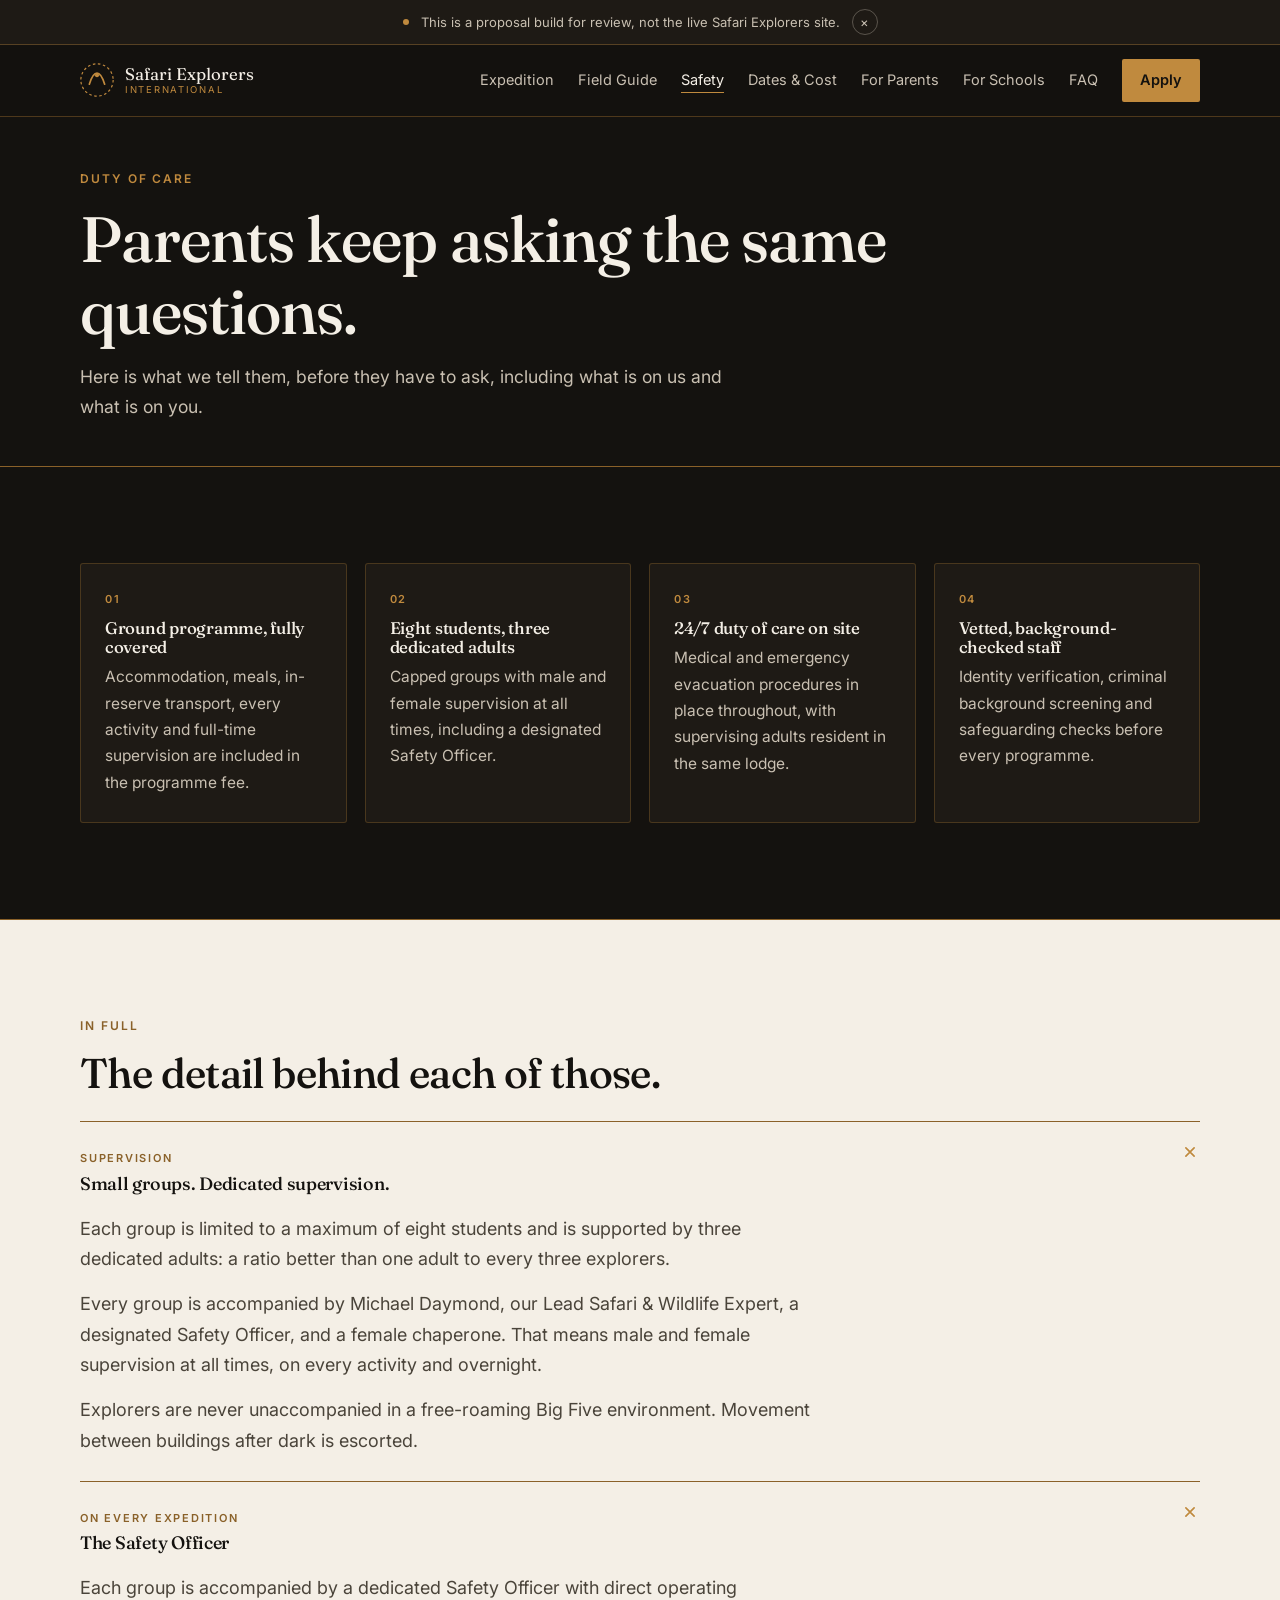
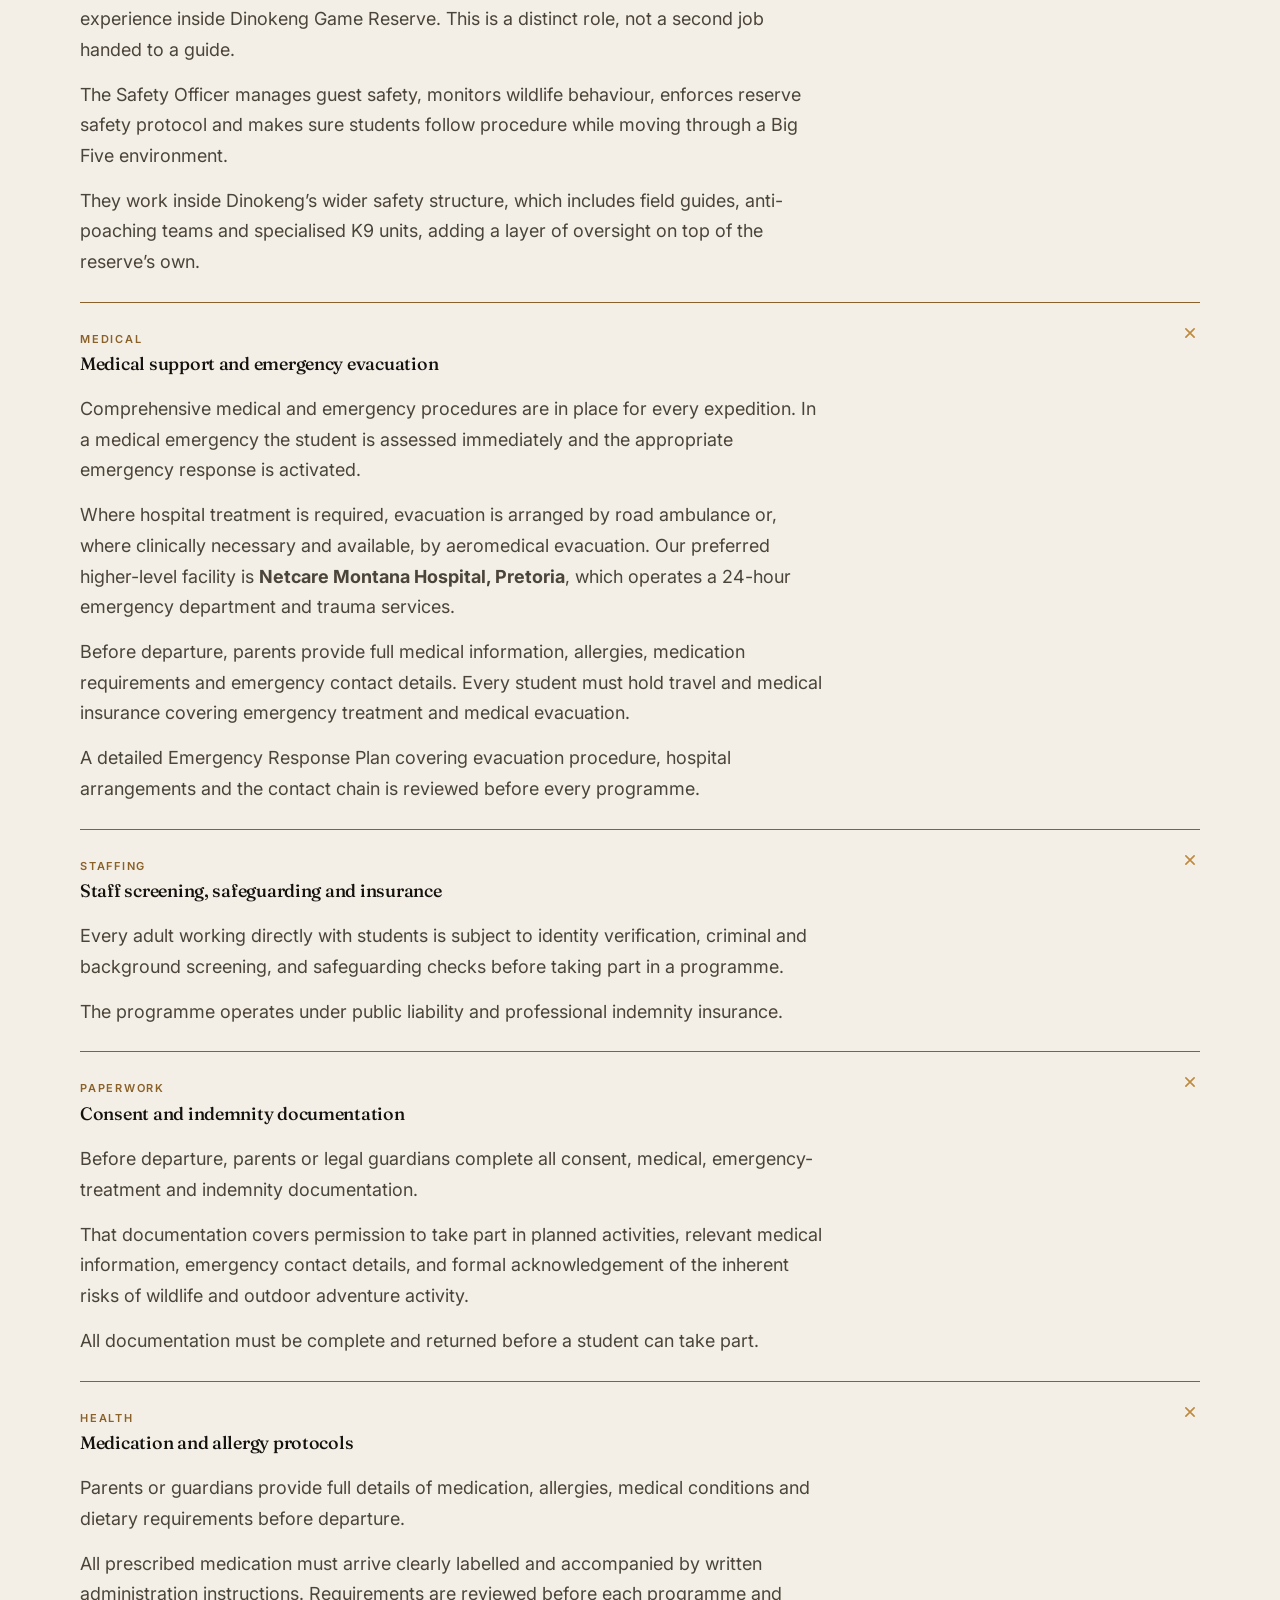
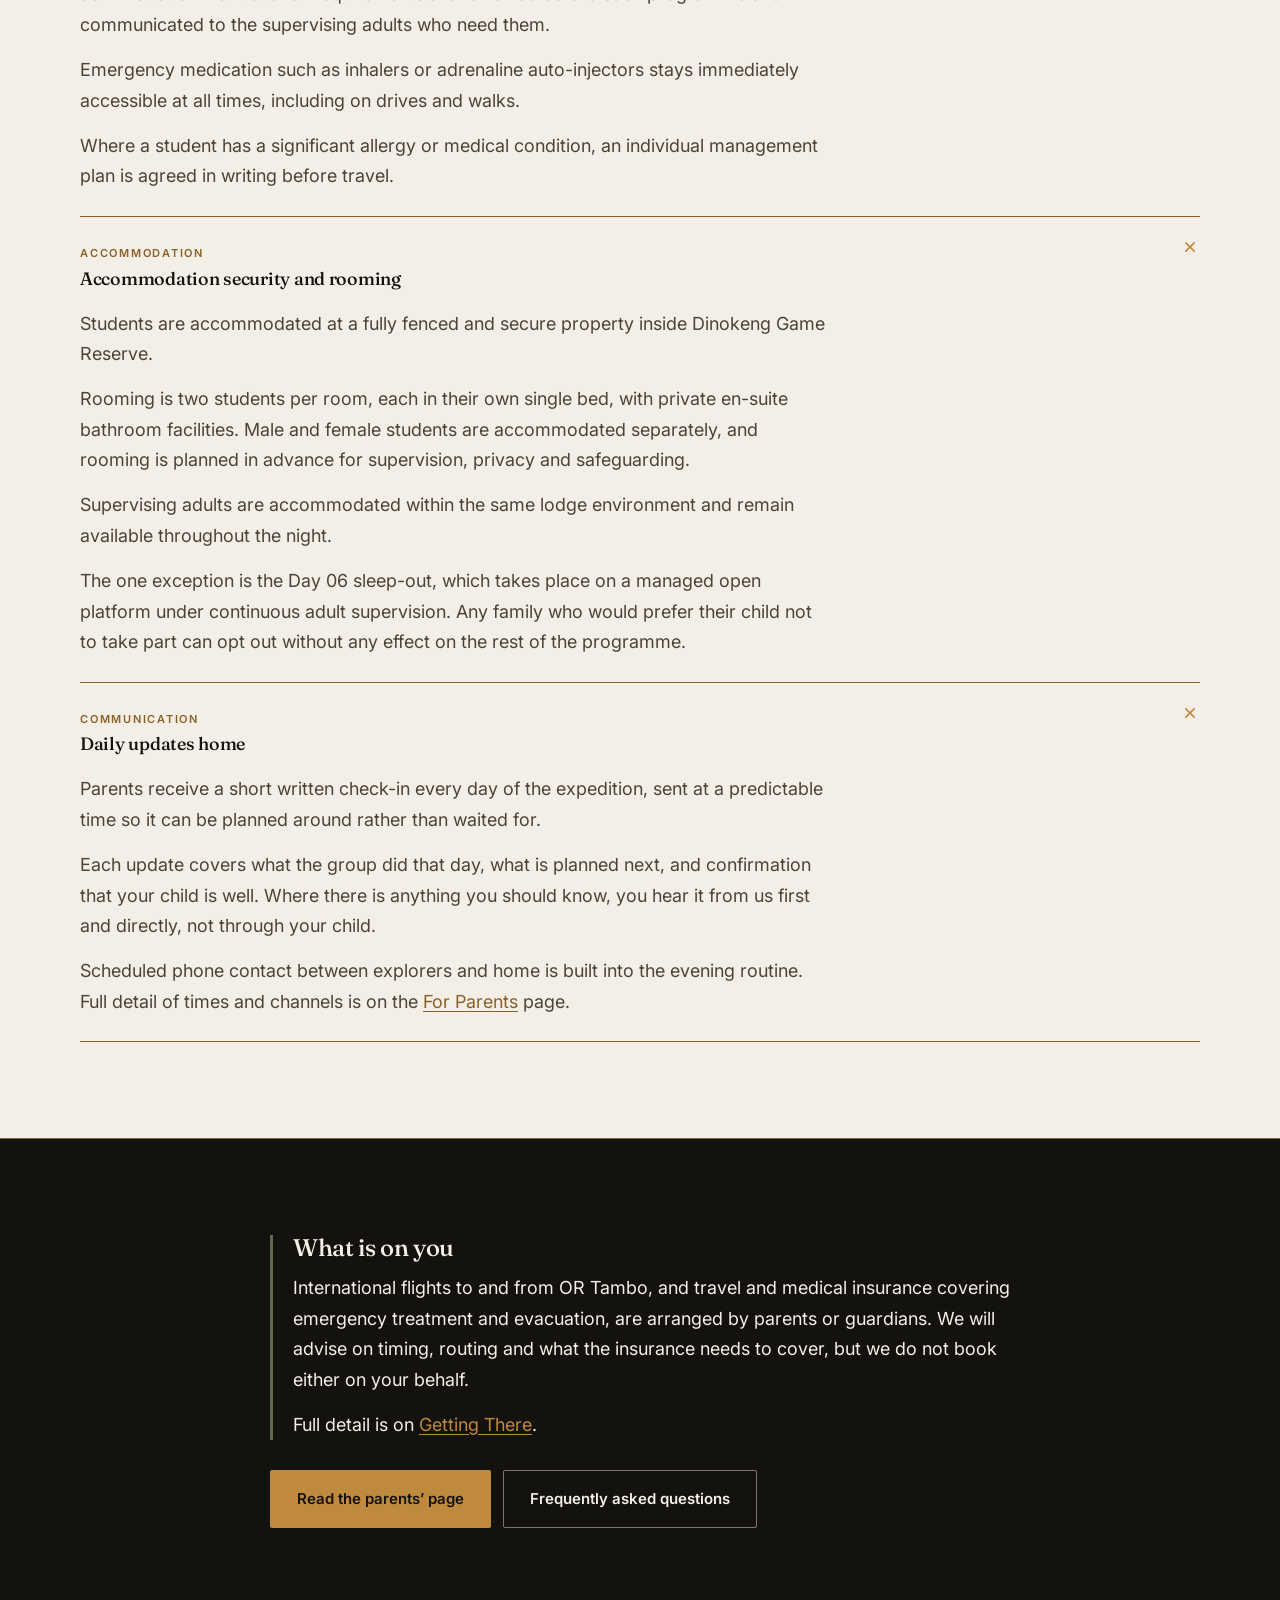
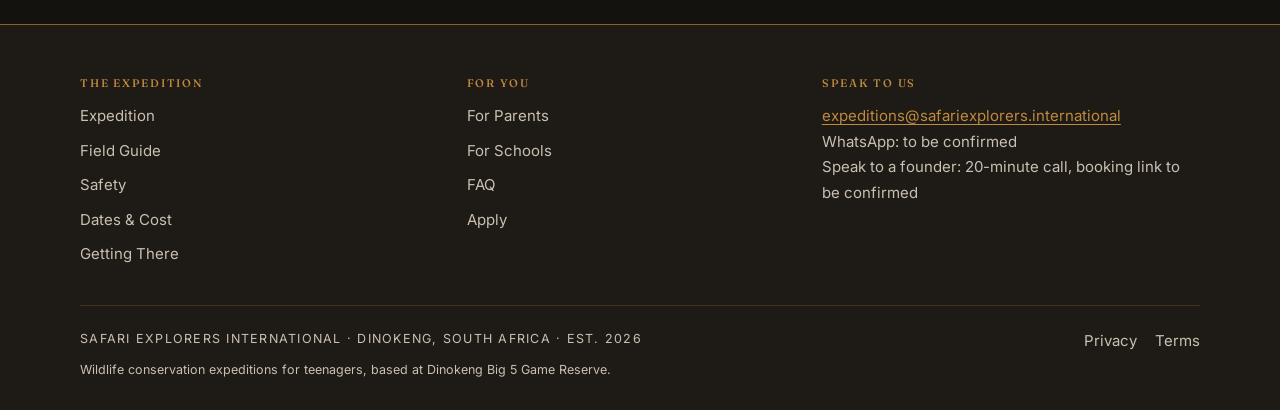
<file: safety/index.html>
<!DOCTYPE html>
<html lang="en" class="no-js">
<head>
<meta charset="utf-8">
<meta name="viewport" content="width=device-width, initial-scale=1">
<title>Safety & Duty of Care | Safari Explorers International</title>
<meta name="description" content="Supervision ratios, the Safety Officer, medical support and evacuation, staff screening, medication protocols, accommodation security and daily updates home.">
<link rel="canonical" href="https://devonhasenbroek-cmyk.github.io/safari-explorers-international/safety/">
<meta name="theme-color" content="#14120F">
<meta name="robots" content="index,follow">

<meta property="og:type" content="website">
<meta property="og:site_name" content="Safari Explorers International">
<meta property="og:title" content="Safety & Duty of Care | Safari Explorers International">
<meta property="og:description" content="Supervision ratios, the Safety Officer, medical support and evacuation, staff screening, medication protocols, accommodation security and daily updates home.">
<meta property="og:url" content="https://devonhasenbroek-cmyk.github.io/safari-explorers-international/safety/">
<meta property="og:image" content="https://devonhasenbroek-cmyk.github.io/safari-explorers-international/assets/img/og-share.jpg">
<meta property="og:image:width" content="1200">
<meta property="og:image:height" content="630">
<meta property="og:image:alt" content="Open bushveld at sunrise in Dinokeng Big 5 Game Reserve, South Africa.">
<meta name="twitter:card" content="summary_large_image">
<meta name="twitter:title" content="Safety & Duty of Care | Safari Explorers International">
<meta name="twitter:description" content="Supervision ratios, the Safety Officer, medical support and evacuation, staff screening, medication protocols, accommodation security and daily updates home.">
<meta name="twitter:image" content="https://devonhasenbroek-cmyk.github.io/safari-explorers-international/assets/img/og-share.jpg">

<link rel="icon" href="data:image/svg+xml,%3Csvg xmlns='http://www.w3.org/2000/svg' viewBox='0 0 40 40'%3E%3Crect width='40' height='40' fill='%2314120F'/%3E%3Cpath d='M11 26c2.6-8.4 6-13 9-13s6.4 4.6 9 13' fill='none' stroke='%23C08A3E' stroke-width='2.4' stroke-linecap='round'/%3E%3Ccircle cx='20' cy='15' r='2.6' fill='%23C08A3E'/%3E%3C/svg%3E">

<link rel="preconnect" href="https://fonts.googleapis.com">
<link rel="preconnect" href="https://fonts.gstatic.com" crossorigin>
<link href="https://fonts.googleapis.com/css2?family=Fraunces:opsz,wght@9..144,400;9..144,500;9..144,600&family=Inter:wght@400;500;600&display=swap" rel="stylesheet">
<link rel="stylesheet" href="../assets/css/site.css">

<!-- Analytics is deliberately absent from this proposal build.
     When the founders are ready, uncomment and set the real domain.
<script defer data-domain="safariexplorers.international" src="https://plausible.io/js/script.js"></script>
-->
</head>
<body data-base="../">
<a class="skip-link" href="#main">Skip to content</a>

<!-- SHARED RIBBON — keep identical across all pages -->
<div class="ribbon">
  <div class="ribbon__inner">
    <span class="ribbon__dot" aria-hidden="true"></span>
    <span>This is a proposal build for review, not the live Safari Explorers site.</span>
    <button class="ribbon__close" type="button" aria-label="Dismiss this notice">&times;</button>
  </div>
</div>
<!-- /SHARED RIBBON -->

<!-- SHARED HEADER — keep identical across all pages -->
<header class="site-header">
  <div class="wrap site-header__inner">
    <a class="brand" href="../index.html">
      <svg class="brand__mark" viewBox="0 0 40 40" aria-hidden="true" focusable="false"><circle cx="20" cy="20" r="19" fill="none" stroke="#C08A3E" stroke-width="1.4" stroke-dasharray="3 3"/><path d="M11 25c2.6-8.4 6-13 9-13s6.4 4.6 9 13" fill="none" stroke="#C08A3E" stroke-width="2" stroke-linecap="round"/><circle cx="20" cy="14.5" r="2.4" fill="#C08A3E"/></svg>
      <span class="brand__text">Safari Explorers<span>International</span></span>
    </a>
    <nav class="nav" aria-label="Primary">
        <a href="../expedition/">Expedition</a>
        <a href="../field-guide/">Field Guide</a>
        <a href="../safety/" aria-current="page">Safety</a>
        <a href="../dates-and-cost/">Dates &amp; Cost</a>
        <a href="../for-parents/">For Parents</a>
        <a href="../for-schools/">For Schools</a>
        <a href="../faq/">FAQ</a>
      <a class="nav__cta" href="../apply/">Apply</a>
    </nav>
    <button class="nav-toggle" type="button" aria-expanded="false" aria-controls="menu">
      <svg width="18" height="18" viewBox="0 0 24 24" fill="none" stroke="currentColor" stroke-width="2" aria-hidden="true"><path d="M3 6h18M3 12h18M3 18h18" stroke-linecap="round"/></svg>
      Menu
    </button>
  </div>
</header>

<div class="menu" id="menu" hidden>
  <div class="menu__top">
    <button class="menu__close" type="button" aria-label="Close menu">&times;</button>
  </div>
  <nav class="menu__list" aria-label="Mobile">
      <a href="../expedition/">Expedition</a>
      <a href="../field-guide/">Field Guide</a>
      <a href="../safety/">Safety</a>
      <a href="../dates-and-cost/">Dates &amp; Cost</a>
      <a href="../for-parents/">For Parents</a>
      <a href="../for-schools/">For Schools</a>
      <a href="../faq/">FAQ</a>
  </nav>
  <a class="btn btn--primary menu__cta" href="../apply/">Start the Application</a>
</div>
<!-- /SHARED HEADER -->

<main id="main">

<section class="page-head">
  <div class="wrap">
    <p class="label">Duty of care</p>
    <h1>Parents keep asking the same questions.</h1>
    <p class="lede">Here is what we tell them, before they have to ask, including what is on us and what is on you.</p>
  </div>
</section>

<section class="section">
  <div class="wrap">
    <div class="grid grid--4">
      <div class="card reveal">
        <div class="card__n">01</div>
        <h3 style="font-size:1.05rem">Ground programme, fully covered</h3>
        <p style="margin-top:.5em">Accommodation, meals, in-reserve transport, every activity and full-time supervision are included in the programme fee.</p>
      </div>
      <div class="card reveal">
        <div class="card__n">02</div>
        <h3 style="font-size:1.05rem">Eight students, three dedicated adults</h3>
        <p style="margin-top:.5em">Capped groups with male and female supervision at all times, including a designated Safety Officer.</p>
      </div>
      <div class="card reveal">
        <div class="card__n">03</div>
        <h3 style="font-size:1.05rem">24/7 duty of care on site</h3>
        <p style="margin-top:.5em">Medical and emergency evacuation procedures in place throughout, with supervising adults resident in the same lodge.</p>
      </div>
      <div class="card reveal">
        <div class="card__n">04</div>
        <h3 style="font-size:1.05rem">Vetted, background-checked staff</h3>
        <p style="margin-top:.5em">Identity verification, criminal background screening and safeguarding checks before every programme.</p>
      </div>
    </div>
  </div>
</section>

<section class="section on-light">
  <div class="wrap">
    <div class="reveal" style="max-width:56ch;margin-bottom:24px">
      <p class="label">In full</p>
      <h2>The detail behind each of those.</h2>
    </div>
    <div class="reveal">
      <div class="acc" data-acc-responsive>
  <details>
    <summary>
      <span>
        <span class="acc__n">Supervision</span>
        <h3>Small groups. Dedicated supervision.</h3>
      </span>
      <svg class="acc__ico" viewBox="0 0 24 24" fill="none" stroke="currentColor" stroke-width="2" aria-hidden="true"><path d="M12 5v14M5 12h14" stroke-linecap="round"/></svg>
    </summary>
    <div class="acc__body"><p>Each group is limited to a maximum of eight students and is supported by three dedicated adults: a ratio better than one adult to every three explorers.</p>
    <p>Every group is accompanied by Michael Daymond, our Lead Safari &amp; Wildlife Expert, a designated Safety Officer, and a female chaperone. That means male and female supervision at all times, on every activity and overnight.</p>
    <p>Explorers are never unaccompanied in a free-roaming Big Five environment. Movement between buildings after dark is escorted.</p></div>
  </details>
  <details>
    <summary>
      <span>
        <span class="acc__n">On every expedition</span>
        <h3>The Safety Officer</h3>
      </span>
      <svg class="acc__ico" viewBox="0 0 24 24" fill="none" stroke="currentColor" stroke-width="2" aria-hidden="true"><path d="M12 5v14M5 12h14" stroke-linecap="round"/></svg>
    </summary>
    <div class="acc__body"><p>Each group is accompanied by a dedicated Safety Officer with direct operating experience inside Dinokeng Game Reserve. This is a distinct role, not a second job handed to a guide.</p>
    <p>The Safety Officer manages guest safety, monitors wildlife behaviour, enforces reserve safety protocol and makes sure students follow procedure while moving through a Big Five environment.</p>
    <p>They work inside Dinokeng&rsquo;s wider safety structure, which includes field guides, anti-poaching teams and specialised K9 units, adding a layer of oversight on top of the reserve&rsquo;s own.</p></div>
  </details>
  <details>
    <summary>
      <span>
        <span class="acc__n">Medical</span>
        <h3>Medical support and emergency evacuation</h3>
      </span>
      <svg class="acc__ico" viewBox="0 0 24 24" fill="none" stroke="currentColor" stroke-width="2" aria-hidden="true"><path d="M12 5v14M5 12h14" stroke-linecap="round"/></svg>
    </summary>
    <div class="acc__body"><p>Comprehensive medical and emergency procedures are in place for every expedition. In a medical emergency the student is assessed immediately and the appropriate emergency response is activated.</p>
    <p>Where hospital treatment is required, evacuation is arranged by road ambulance or, where clinically necessary and available, by aeromedical evacuation. Our preferred higher-level facility is <strong>Netcare Montana Hospital, Pretoria</strong>, which operates a 24-hour emergency department and trauma services.</p>
    <p>Before departure, parents provide full medical information, allergies, medication requirements and emergency contact details. Every student must hold travel and medical insurance covering emergency treatment and medical evacuation.</p>
    <p>A detailed Emergency Response Plan covering evacuation procedure, hospital arrangements and the contact chain is reviewed before every programme.</p></div>
  </details>
  <details>
    <summary>
      <span>
        <span class="acc__n">Staffing</span>
        <h3>Staff screening, safeguarding and insurance</h3>
      </span>
      <svg class="acc__ico" viewBox="0 0 24 24" fill="none" stroke="currentColor" stroke-width="2" aria-hidden="true"><path d="M12 5v14M5 12h14" stroke-linecap="round"/></svg>
    </summary>
    <div class="acc__body"><p>Every adult working directly with students is subject to identity verification, criminal and background screening, and safeguarding checks before taking part in a programme.</p>
    <p>The programme operates under public liability and professional indemnity insurance.
    <!-- CLIENT TO SUPPLY: insurer name, policy numbers and cover limits. --></p></div>
  </details>
  <details>
    <summary>
      <span>
        <span class="acc__n">Paperwork</span>
        <h3>Consent and indemnity documentation</h3>
      </span>
      <svg class="acc__ico" viewBox="0 0 24 24" fill="none" stroke="currentColor" stroke-width="2" aria-hidden="true"><path d="M12 5v14M5 12h14" stroke-linecap="round"/></svg>
    </summary>
    <div class="acc__body"><p>Before departure, parents or legal guardians complete all consent, medical, emergency-treatment and indemnity documentation.</p>
    <p>That documentation covers permission to take part in planned activities, relevant medical information, emergency contact details, and formal acknowledgement of the inherent risks of wildlife and outdoor adventure activity.</p>
    <p>All documentation must be complete and returned before a student can take part.</p></div>
  </details>
  <details>
    <summary>
      <span>
        <span class="acc__n">Health</span>
        <h3>Medication and allergy protocols</h3>
      </span>
      <svg class="acc__ico" viewBox="0 0 24 24" fill="none" stroke="currentColor" stroke-width="2" aria-hidden="true"><path d="M12 5v14M5 12h14" stroke-linecap="round"/></svg>
    </summary>
    <div class="acc__body"><p>Parents or guardians provide full details of medication, allergies, medical conditions and dietary requirements before departure.</p>
    <p>All prescribed medication must arrive clearly labelled and accompanied by written administration instructions. Requirements are reviewed before each programme and communicated to the supervising adults who need them.</p>
    <p>Emergency medication such as inhalers or adrenaline auto-injectors stays immediately accessible at all times, including on drives and walks.</p>
    <p>Where a student has a significant allergy or medical condition, an individual management plan is agreed in writing before travel.</p></div>
  </details>
  <details>
    <summary>
      <span>
        <span class="acc__n">Accommodation</span>
        <h3>Accommodation security and rooming</h3>
      </span>
      <svg class="acc__ico" viewBox="0 0 24 24" fill="none" stroke="currentColor" stroke-width="2" aria-hidden="true"><path d="M12 5v14M5 12h14" stroke-linecap="round"/></svg>
    </summary>
    <div class="acc__body"><p>Students are accommodated at a fully fenced and secure property inside Dinokeng Game Reserve.</p>
    <p>Rooming is two students per room, each in their own single bed, with private en-suite bathroom facilities. Male and female students are accommodated separately, and rooming is planned in advance for supervision, privacy and safeguarding.</p>
    <p>Supervising adults are accommodated within the same lodge environment and remain available throughout the night.</p>
    <p>The one exception is the Day 06 sleep-out, which takes place on a managed open platform under continuous adult supervision. Any family who would prefer their child not to take part can opt out without any effect on the rest of the programme.</p></div>
  </details>
  <details>
    <summary>
      <span>
        <span class="acc__n">Communication</span>
        <h3>Daily updates home</h3>
      </span>
      <svg class="acc__ico" viewBox="0 0 24 24" fill="none" stroke="currentColor" stroke-width="2" aria-hidden="true"><path d="M12 5v14M5 12h14" stroke-linecap="round"/></svg>
    </summary>
    <div class="acc__body"><p>Parents receive a short written check-in every day of the expedition, sent at a predictable time so it can be planned around rather than waited for.</p>
    <p>Each update covers what the group did that day, what is planned next, and confirmation that your child is well. Where there is anything you should know, you hear it from us first and directly, not through your child.</p>
    <p>Scheduled phone contact between explorers and home is built into the evening routine. Full detail of times and channels is on the <a href="../for-parents/">For Parents</a> page.
    <!-- CLIENT TO CONFIRM: exact daily update time, channel (email or WhatsApp broadcast), and who sends it. --></p></div>
  </details>
</div>
    </div>
  </div>
</section>

<section class="section">
  <div class="wrap-narrow">
    <div class="note reveal">
      <h3>What is on you</h3>
      <p style="margin-top:.6em">International flights to and from OR Tambo, and travel and medical insurance covering emergency treatment and evacuation, are arranged by parents or guardians. We will advise on timing, routing and what the insurance needs to cover, but we do not book either on your behalf.</p>
      <p style="margin-top:.8em">Full detail is on <a href="../getting-there/">Getting There</a>.</p>
    </div>
    <div class="btn-row reveal" style="margin-top:30px">
      <a class="btn btn--primary" href="../for-parents/">Read the parents&rsquo; page</a>
      <a class="btn btn--outline" href="../faq/">Frequently asked questions</a>
    </div>
  </div>
</section>

</main>

<!-- SHARED FOOTER — keep identical across all pages -->
<footer class="site-footer">
  <div class="wrap">
    <div class="footer-grid">
      <div>
        <h2>The expedition</h2>
        <div class="footer-links">
          <a href="../expedition/">Expedition</a>
          <a href="../field-guide/">Field Guide</a>
          <a href="../safety/">Safety</a>
          <a href="../dates-and-cost/">Dates &amp; Cost</a>
          <a href="../getting-there/">Getting There</a>
        </div>
      </div>
      <div>
        <h2>For you</h2>
        <div class="footer-links">
          <a href="../for-parents/">For Parents</a>
          <a href="../for-schools/">For Schools</a>
          <a href="../faq/">FAQ</a>
          <a href="../apply/">Apply</a>
        </div>
      </div>
      <div class="footer-contact">
        <h2>Speak to us</h2>
        <p>
          <a href="mailto:expeditions@safariexplorers.international">expeditions@safariexplorers.international</a><br>
          <!-- CLIENT TO SUPPLY: WhatsApp business number -->
          WhatsApp: to be confirmed<br>
          <!-- CLIENT TO SUPPLY: scheduling link for founder calls (Calendly or similar) -->
          Speak to a founder: 20-minute call, booking link to be confirmed
        </p>
      </div>
    </div>
    <div class="legal">
      <span class="legal__mark">SAFARI EXPLORERS INTERNATIONAL · DINOKENG, SOUTH AFRICA · EST. 2026</span>
      <span class="footer-links" style="flex-direction:row;gap:18px">
        <a href="../privacy/">Privacy</a>
        <a href="../terms/">Terms</a>
      </span>
    </div>
    <p class="legal" style="border:0;margin-top:6px;padding-top:0">
      Wildlife conservation expeditions for teenagers, based at Dinokeng Big 5 Game Reserve.
    </p>
  </div>
</footer>
<!-- /SHARED FOOTER -->

<script src="../assets/js/site.js"></script>
<script type="application/ld+json">
{
  "@context": "https://schema.org",
  "@type": "BreadcrumbList",
  "itemListElement": [
    { "@type": "ListItem", "position": 1, "name": "Home", "item": "https://devonhasenbroek-cmyk.github.io/safari-explorers-international/" },
    { "@type": "ListItem", "position": 2, "name": "Safety", "item": "https://devonhasenbroek-cmyk.github.io/safari-explorers-international/safety/" }
  ]
}
</script>
</body>
</html>
</file>
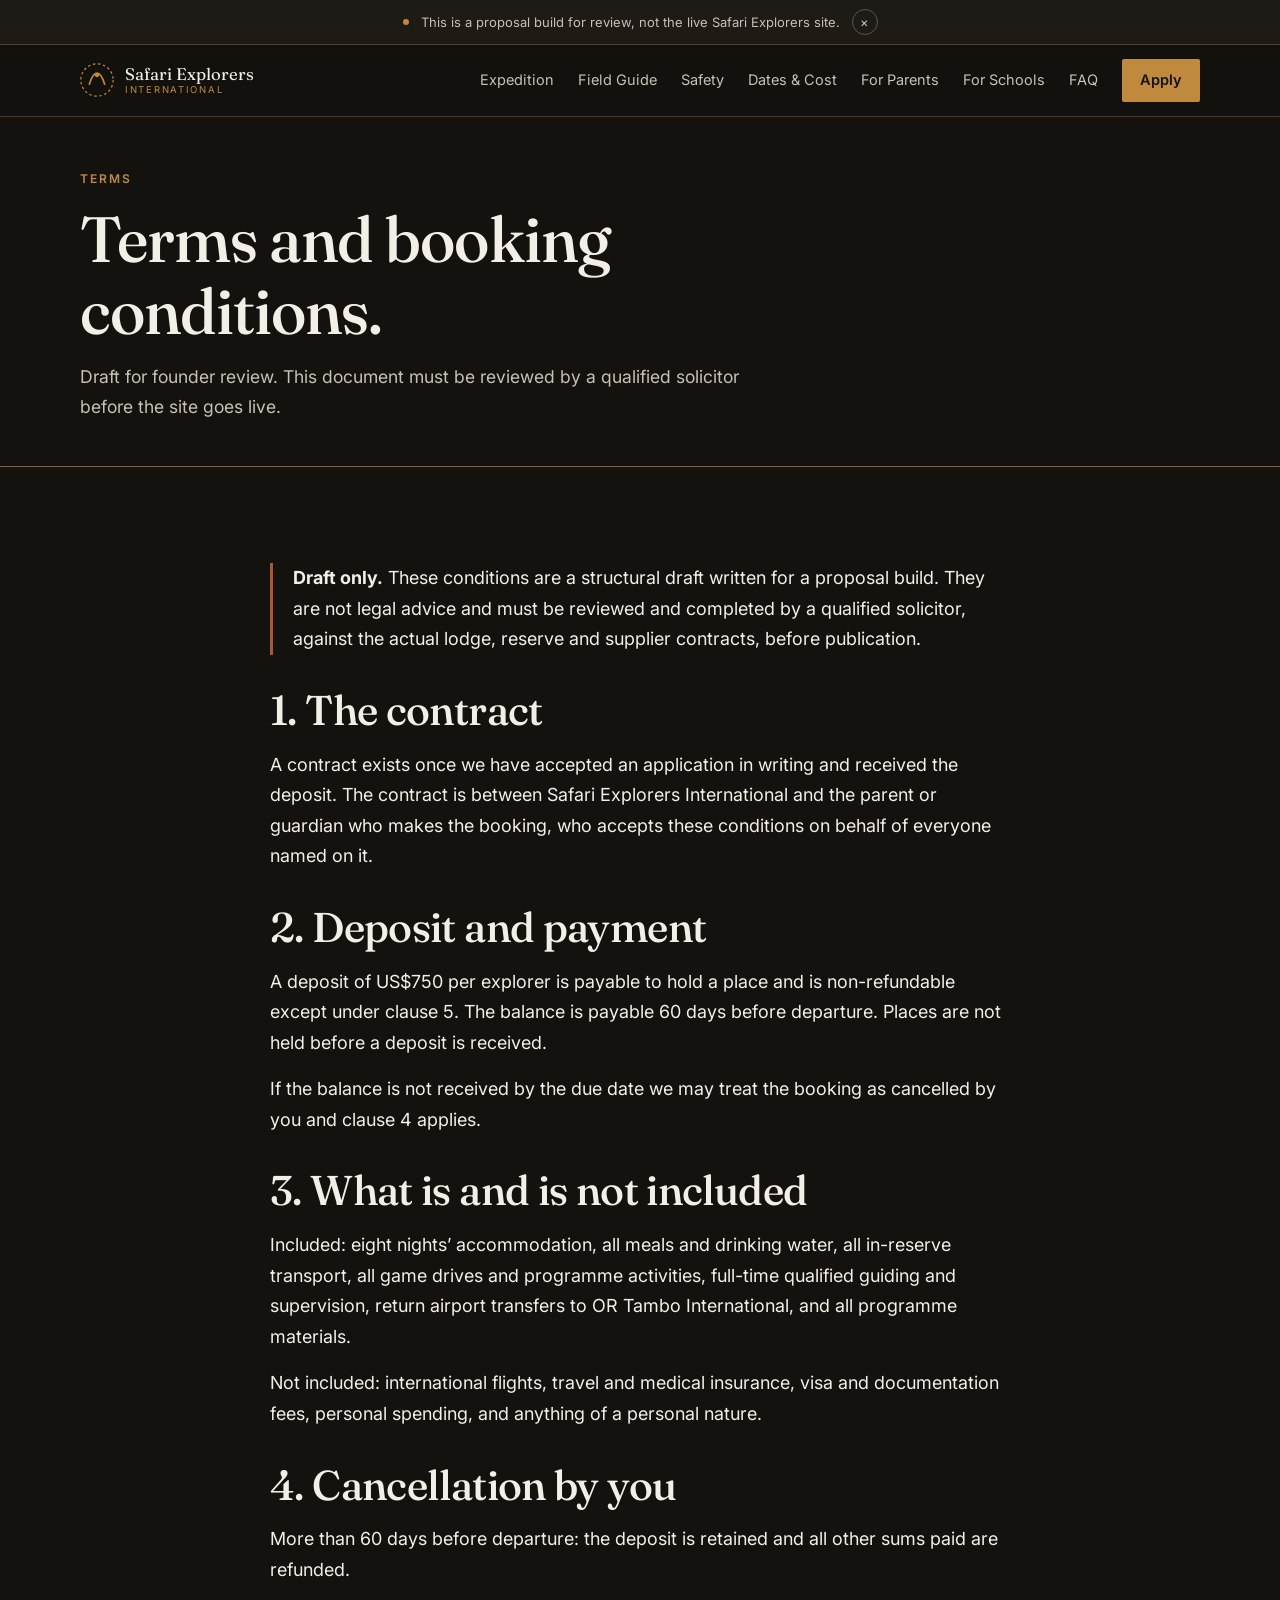
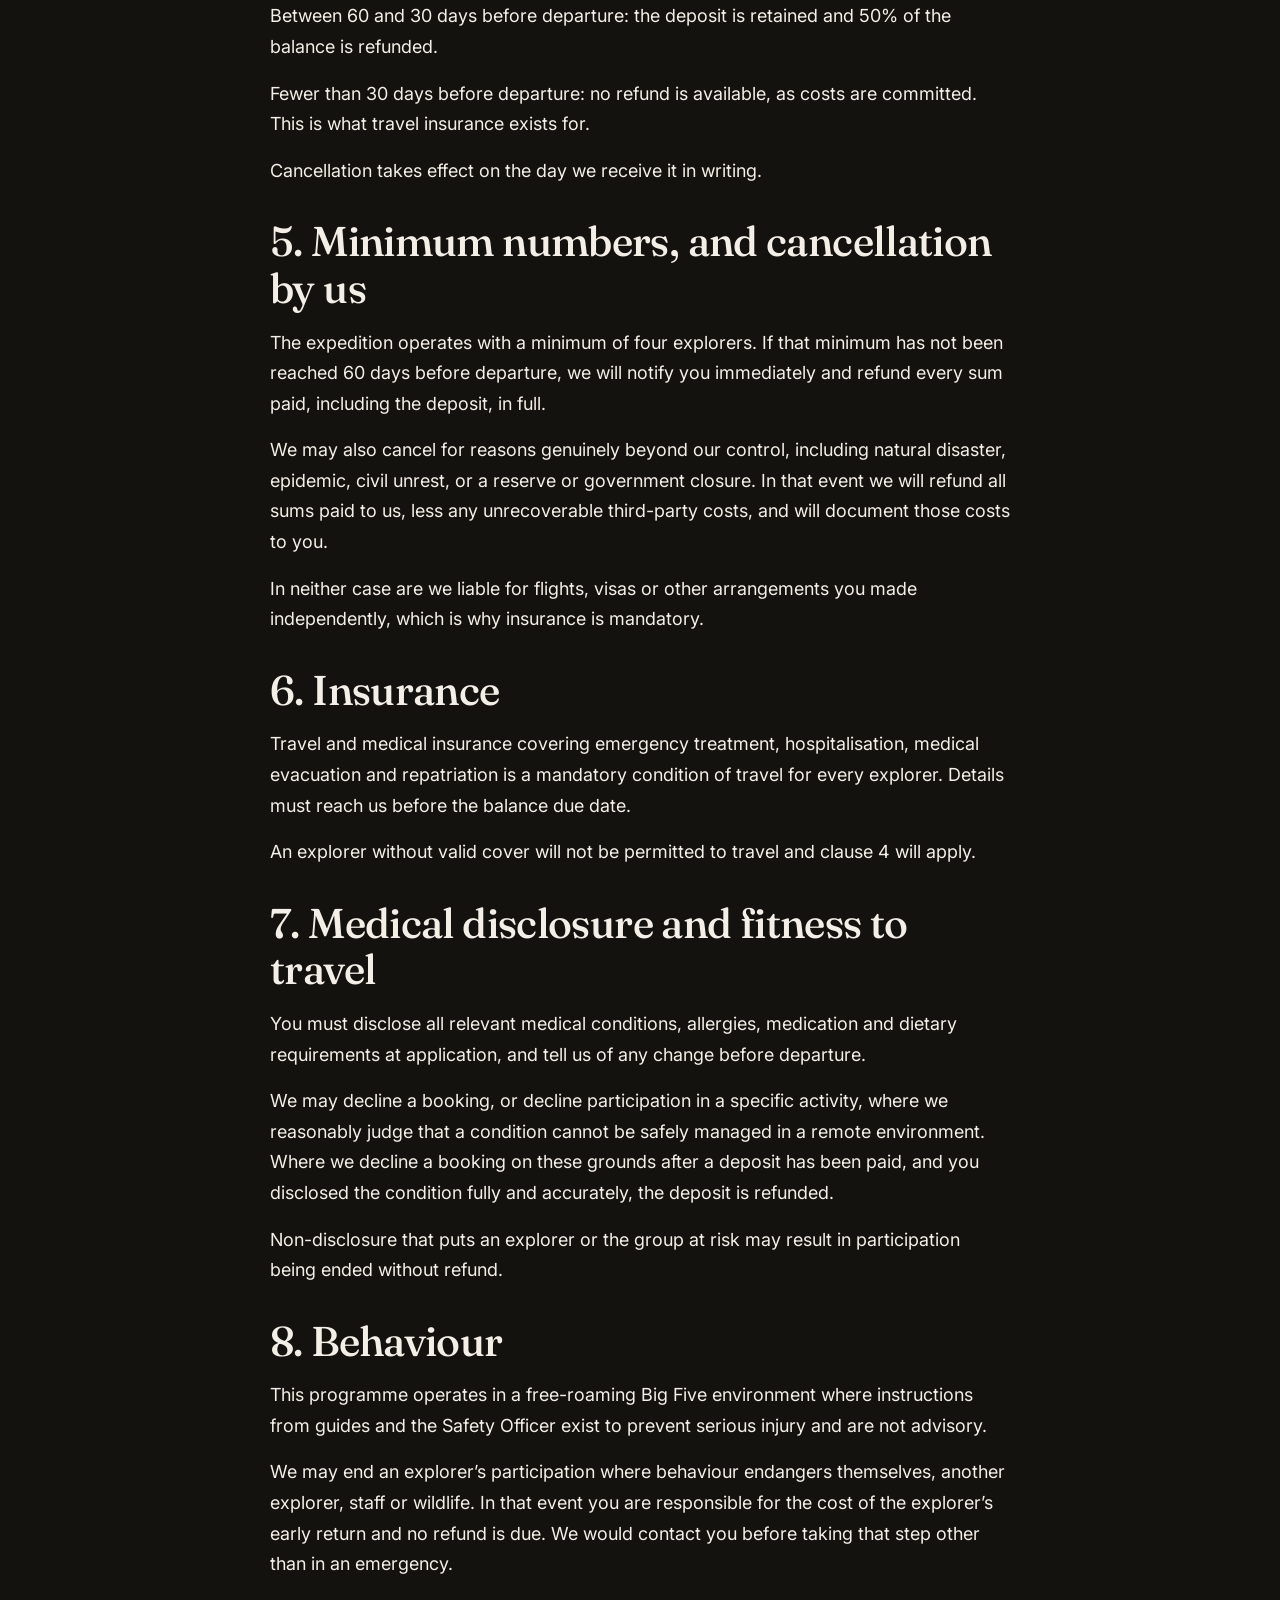
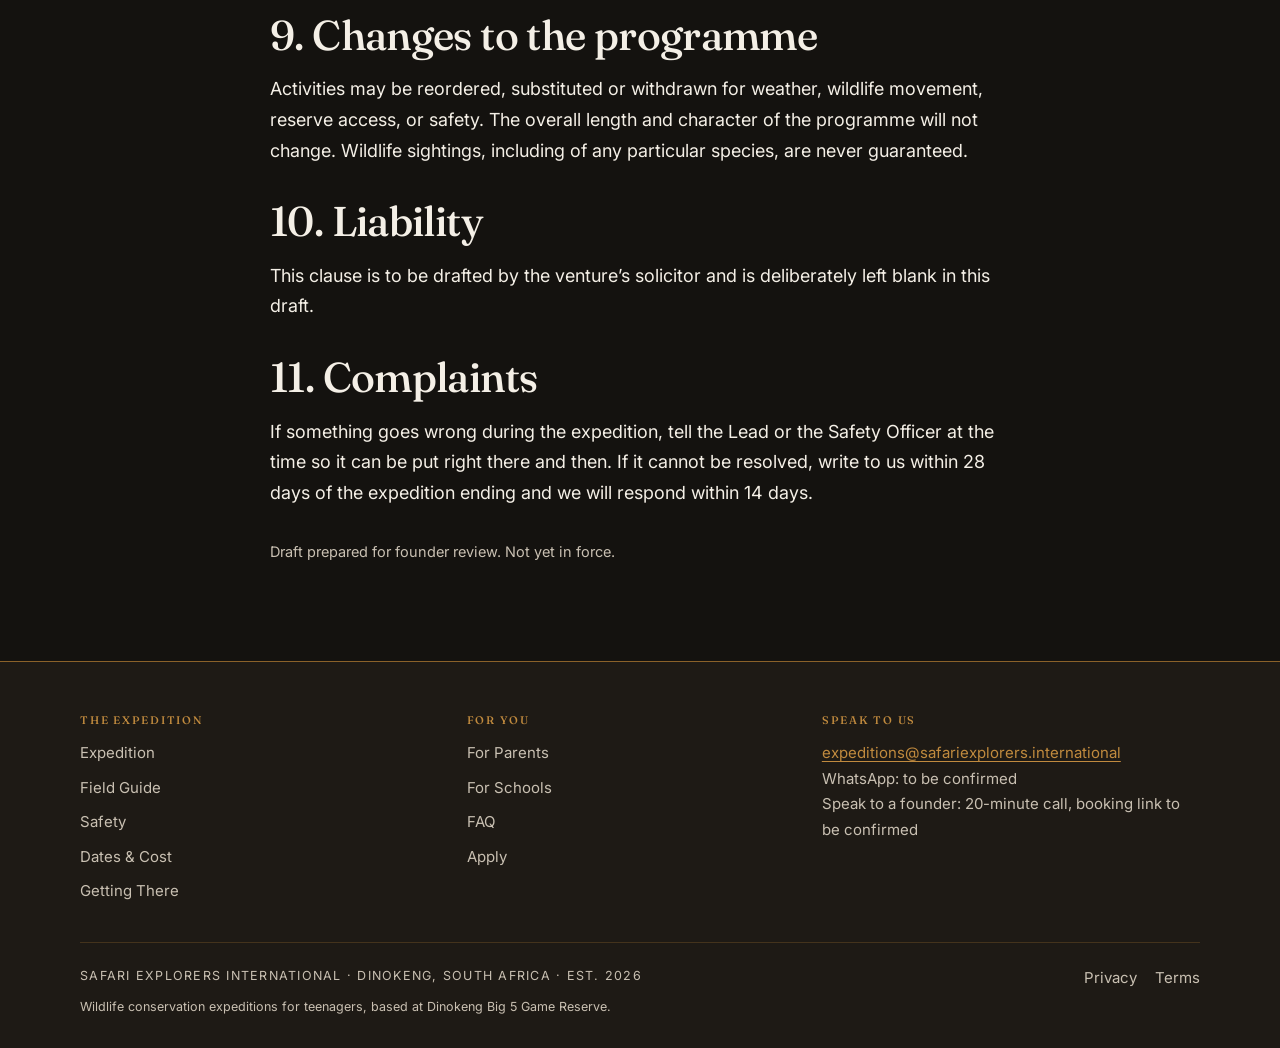
<file: terms/index.html>
<!DOCTYPE html>
<html lang="en" class="no-js">
<head>
<meta charset="utf-8">
<meta name="viewport" content="width=device-width, initial-scale=1">
<title>Terms & Booking Conditions | Safari Explorers International</title>
<meta name="description" content="Draft terms and booking conditions covering deposits, payment, cancellation, insurance requirements, medical disclosure and the minimum numbers guarantee.">
<link rel="canonical" href="https://devonhasenbroek-cmyk.github.io/safari-explorers-international/terms/">
<meta name="theme-color" content="#14120F">
<meta name="robots" content="index,follow">

<meta property="og:type" content="website">
<meta property="og:site_name" content="Safari Explorers International">
<meta property="og:title" content="Terms & Booking Conditions | Safari Explorers International">
<meta property="og:description" content="Draft terms and booking conditions covering deposits, payment, cancellation, insurance requirements, medical disclosure and the minimum numbers guarantee.">
<meta property="og:url" content="https://devonhasenbroek-cmyk.github.io/safari-explorers-international/terms/">
<meta property="og:image" content="https://devonhasenbroek-cmyk.github.io/safari-explorers-international/assets/img/og-share.jpg">
<meta property="og:image:width" content="1200">
<meta property="og:image:height" content="630">
<meta property="og:image:alt" content="Open bushveld at sunrise in Dinokeng Big 5 Game Reserve, South Africa.">
<meta name="twitter:card" content="summary_large_image">
<meta name="twitter:title" content="Terms & Booking Conditions | Safari Explorers International">
<meta name="twitter:description" content="Draft terms and booking conditions covering deposits, payment, cancellation, insurance requirements, medical disclosure and the minimum numbers guarantee.">
<meta name="twitter:image" content="https://devonhasenbroek-cmyk.github.io/safari-explorers-international/assets/img/og-share.jpg">

<link rel="icon" href="data:image/svg+xml,%3Csvg xmlns='http://www.w3.org/2000/svg' viewBox='0 0 40 40'%3E%3Crect width='40' height='40' fill='%2314120F'/%3E%3Cpath d='M11 26c2.6-8.4 6-13 9-13s6.4 4.6 9 13' fill='none' stroke='%23C08A3E' stroke-width='2.4' stroke-linecap='round'/%3E%3Ccircle cx='20' cy='15' r='2.6' fill='%23C08A3E'/%3E%3C/svg%3E">

<link rel="preconnect" href="https://fonts.googleapis.com">
<link rel="preconnect" href="https://fonts.gstatic.com" crossorigin>
<link href="https://fonts.googleapis.com/css2?family=Fraunces:opsz,wght@9..144,400;9..144,500;9..144,600&family=Inter:wght@400;500;600&display=swap" rel="stylesheet">
<link rel="stylesheet" href="../assets/css/site.css">

<!-- Analytics is deliberately absent from this proposal build.
     When the founders are ready, uncomment and set the real domain.
<script defer data-domain="safariexplorers.international" src="https://plausible.io/js/script.js"></script>
-->
</head>
<body data-base="../">
<a class="skip-link" href="#main">Skip to content</a>

<!-- SHARED RIBBON — keep identical across all pages -->
<div class="ribbon">
  <div class="ribbon__inner">
    <span class="ribbon__dot" aria-hidden="true"></span>
    <span>This is a proposal build for review, not the live Safari Explorers site.</span>
    <button class="ribbon__close" type="button" aria-label="Dismiss this notice">&times;</button>
  </div>
</div>
<!-- /SHARED RIBBON -->

<!-- SHARED HEADER — keep identical across all pages -->
<header class="site-header">
  <div class="wrap site-header__inner">
    <a class="brand" href="../index.html">
      <svg class="brand__mark" viewBox="0 0 40 40" aria-hidden="true" focusable="false"><circle cx="20" cy="20" r="19" fill="none" stroke="#C08A3E" stroke-width="1.4" stroke-dasharray="3 3"/><path d="M11 25c2.6-8.4 6-13 9-13s6.4 4.6 9 13" fill="none" stroke="#C08A3E" stroke-width="2" stroke-linecap="round"/><circle cx="20" cy="14.5" r="2.4" fill="#C08A3E"/></svg>
      <span class="brand__text">Safari Explorers<span>International</span></span>
    </a>
    <nav class="nav" aria-label="Primary">
        <a href="../expedition/">Expedition</a>
        <a href="../field-guide/">Field Guide</a>
        <a href="../safety/">Safety</a>
        <a href="../dates-and-cost/">Dates &amp; Cost</a>
        <a href="../for-parents/">For Parents</a>
        <a href="../for-schools/">For Schools</a>
        <a href="../faq/">FAQ</a>
      <a class="nav__cta" href="../apply/">Apply</a>
    </nav>
    <button class="nav-toggle" type="button" aria-expanded="false" aria-controls="menu">
      <svg width="18" height="18" viewBox="0 0 24 24" fill="none" stroke="currentColor" stroke-width="2" aria-hidden="true"><path d="M3 6h18M3 12h18M3 18h18" stroke-linecap="round"/></svg>
      Menu
    </button>
  </div>
</header>

<div class="menu" id="menu" hidden>
  <div class="menu__top">
    <button class="menu__close" type="button" aria-label="Close menu">&times;</button>
  </div>
  <nav class="menu__list" aria-label="Mobile">
      <a href="../expedition/">Expedition</a>
      <a href="../field-guide/">Field Guide</a>
      <a href="../safety/">Safety</a>
      <a href="../dates-and-cost/">Dates &amp; Cost</a>
      <a href="../for-parents/">For Parents</a>
      <a href="../for-schools/">For Schools</a>
      <a href="../faq/">FAQ</a>
  </nav>
  <a class="btn btn--primary menu__cta" href="../apply/">Start the Application</a>
</div>
<!-- /SHARED HEADER -->

<main id="main">

<!-- CLIENT TO HAVE REVIEWED BY A QUALIFIED SOLICITOR BEFORE LAUNCH. Draft, not legal advice. -->
<section class="page-head">
  <div class="wrap">
    <p class="label">Terms</p>
    <h1>Terms and booking conditions.</h1>
    <p class="lede">Draft for founder review. This document must be reviewed by a qualified solicitor before the site goes live.</p>
  </div>
</section>

<section class="section">
  <div class="wrap-narrow stack-lg">
    <div class="note" style="border-color:var(--clay)">
      <p><strong>Draft only.</strong> These conditions are a structural draft written for a proposal build. They are not legal advice and must be reviewed and completed by a qualified solicitor, against the actual lodge, reserve and supplier contracts, before publication.</p>
    </div>

    <div class="stack">
      <h2>1. The contract</h2>
      <p>A contract exists once we have accepted an application in writing and received the deposit. The contract is between Safari Explorers International and the parent or guardian who makes the booking, who accepts these conditions on behalf of everyone named on it.</p>
      <p><!-- CLIENT TO SUPPLY: registered company name and number, and the governing law and jurisdiction clause. Recommend South African law with a clear jurisdiction statement, reviewed against consumer protection rules in Singapore, the UAE and Australia, since a term that is enforceable in one may be void in another. --></p>
    </div>

    <div class="stack">
      <h2>2. Deposit and payment</h2>
      <p>A deposit of US$750 per explorer is payable to hold a place and is non-refundable except under clause 5. The balance is payable 60 days before departure. Places are not held before a deposit is received.</p>
      <p>If the balance is not received by the due date we may treat the booking as cancelled by you and clause 4 applies.</p>
    </div>

    <div class="stack">
      <h2>3. What is and is not included</h2>
      <p>Included: eight nights&rsquo; accommodation, all meals and drinking water, all in-reserve transport, all game drives and programme activities, full-time qualified guiding and supervision, return airport transfers to OR Tambo International, and all programme materials.</p>
      <p>Not included: international flights, travel and medical insurance, visa and documentation fees, personal spending, and anything of a personal nature.</p>
    </div>

    <div class="stack">
      <h2>4. Cancellation by you</h2>
      <p>More than 60 days before departure: the deposit is retained and all other sums paid are refunded.</p>
      <p>Between 60 and 30 days before departure: the deposit is retained and 50% of the balance is refunded.</p>
      <p>Fewer than 30 days before departure: no refund is available, as costs are committed. This is what travel insurance exists for.</p>
      <p>Cancellation takes effect on the day we receive it in writing.</p>
      <p><!-- CLIENT TO CONFIRM these brackets against the lodge and reserve cancellation terms. If a supplier holds you to a longer window, these consumer-facing brackets will cost the business money. --></p>
    </div>

    <div class="stack">
      <h2>5. Minimum numbers, and cancellation by us</h2>
      <p>The expedition operates with a minimum of four explorers. If that minimum has not been reached 60 days before departure, we will notify you immediately and refund every sum paid, including the deposit, in full.</p>
      <p>We may also cancel for reasons genuinely beyond our control, including natural disaster, epidemic, civil unrest, or a reserve or government closure. In that event we will refund all sums paid to us, less any unrecoverable third-party costs, and will document those costs to you.</p>
      <p>In neither case are we liable for flights, visas or other arrangements you made independently, which is why insurance is mandatory.</p>
    </div>

    <div class="stack">
      <h2>6. Insurance</h2>
      <p>Travel and medical insurance covering emergency treatment, hospitalisation, medical evacuation and repatriation is a mandatory condition of travel for every explorer. Details must reach us before the balance due date.</p>
      <p>An explorer without valid cover will not be permitted to travel and clause 4 will apply.</p>
    </div>

    <div class="stack">
      <h2>7. Medical disclosure and fitness to travel</h2>
      <p>You must disclose all relevant medical conditions, allergies, medication and dietary requirements at application, and tell us of any change before departure.</p>
      <p>We may decline a booking, or decline participation in a specific activity, where we reasonably judge that a condition cannot be safely managed in a remote environment. Where we decline a booking on these grounds after a deposit has been paid, and you disclosed the condition fully and accurately, the deposit is refunded.</p>
      <p>Non-disclosure that puts an explorer or the group at risk may result in participation being ended without refund.</p>
    </div>

    <div class="stack">
      <h2>8. Behaviour</h2>
      <p>This programme operates in a free-roaming Big Five environment where instructions from guides and the Safety Officer exist to prevent serious injury and are not advisory.</p>
      <p>We may end an explorer&rsquo;s participation where behaviour endangers themselves, another explorer, staff or wildlife. In that event you are responsible for the cost of the explorer&rsquo;s early return and no refund is due. We would contact you before taking that step other than in an emergency.</p>
    </div>

    <div class="stack">
      <h2>9. Changes to the programme</h2>
      <p>Activities may be reordered, substituted or withdrawn for weather, wildlife movement, reserve access, or safety. The overall length and character of the programme will not change. Wildlife sightings, including of any particular species, are never guaranteed.</p>
    </div>

    <div class="stack">
      <h2>10. Liability</h2>
      <p><!-- CLIENT TO HAVE DRAFTED BY A SOLICITOR. A limitation of liability clause affecting minors in an adventure activity context is the single highest-risk clause in this document and must not be adapted from a template. It also interacts with consumer law in each launch market, where some exclusions will simply be void. -->This clause is to be drafted by the venture&rsquo;s solicitor and is deliberately left blank in this draft.</p>
    </div>

    <div class="stack">
      <h2>11. Complaints</h2>
      <p>If something goes wrong during the expedition, tell the Lead or the Safety Officer at the time so it can be put right there and then. If it cannot be resolved, write to us within 28 days of the expedition ending and we will respond within 14 days.</p>
    </div>

    <p style="font-size:14.5px;color:var(--bone-dim)">Draft prepared for founder review. Not yet in force.</p>
  </div>
</section>

</main>

<!-- SHARED FOOTER — keep identical across all pages -->
<footer class="site-footer">
  <div class="wrap">
    <div class="footer-grid">
      <div>
        <h2>The expedition</h2>
        <div class="footer-links">
          <a href="../expedition/">Expedition</a>
          <a href="../field-guide/">Field Guide</a>
          <a href="../safety/">Safety</a>
          <a href="../dates-and-cost/">Dates &amp; Cost</a>
          <a href="../getting-there/">Getting There</a>
        </div>
      </div>
      <div>
        <h2>For you</h2>
        <div class="footer-links">
          <a href="../for-parents/">For Parents</a>
          <a href="../for-schools/">For Schools</a>
          <a href="../faq/">FAQ</a>
          <a href="../apply/">Apply</a>
        </div>
      </div>
      <div class="footer-contact">
        <h2>Speak to us</h2>
        <p>
          <a href="mailto:expeditions@safariexplorers.international">expeditions@safariexplorers.international</a><br>
          <!-- CLIENT TO SUPPLY: WhatsApp business number -->
          WhatsApp: to be confirmed<br>
          <!-- CLIENT TO SUPPLY: scheduling link for founder calls (Calendly or similar) -->
          Speak to a founder: 20-minute call, booking link to be confirmed
        </p>
      </div>
    </div>
    <div class="legal">
      <span class="legal__mark">SAFARI EXPLORERS INTERNATIONAL · DINOKENG, SOUTH AFRICA · EST. 2026</span>
      <span class="footer-links" style="flex-direction:row;gap:18px">
        <a href="../privacy/">Privacy</a>
        <a href="../terms/">Terms</a>
      </span>
    </div>
    <p class="legal" style="border:0;margin-top:6px;padding-top:0">
      Wildlife conservation expeditions for teenagers, based at Dinokeng Big 5 Game Reserve.
    </p>
  </div>
</footer>
<!-- /SHARED FOOTER -->

<script src="../assets/js/site.js"></script>
<script type="application/ld+json">
{
  "@context": "https://schema.org",
  "@type": "BreadcrumbList",
  "itemListElement": [
    { "@type": "ListItem", "position": 1, "name": "Home", "item": "https://devonhasenbroek-cmyk.github.io/safari-explorers-international/" },
    { "@type": "ListItem", "position": 2, "name": "Terms", "item": "https://devonhasenbroek-cmyk.github.io/safari-explorers-international/terms/" }
  ]
}
</script>
</body>
</html>
</file>
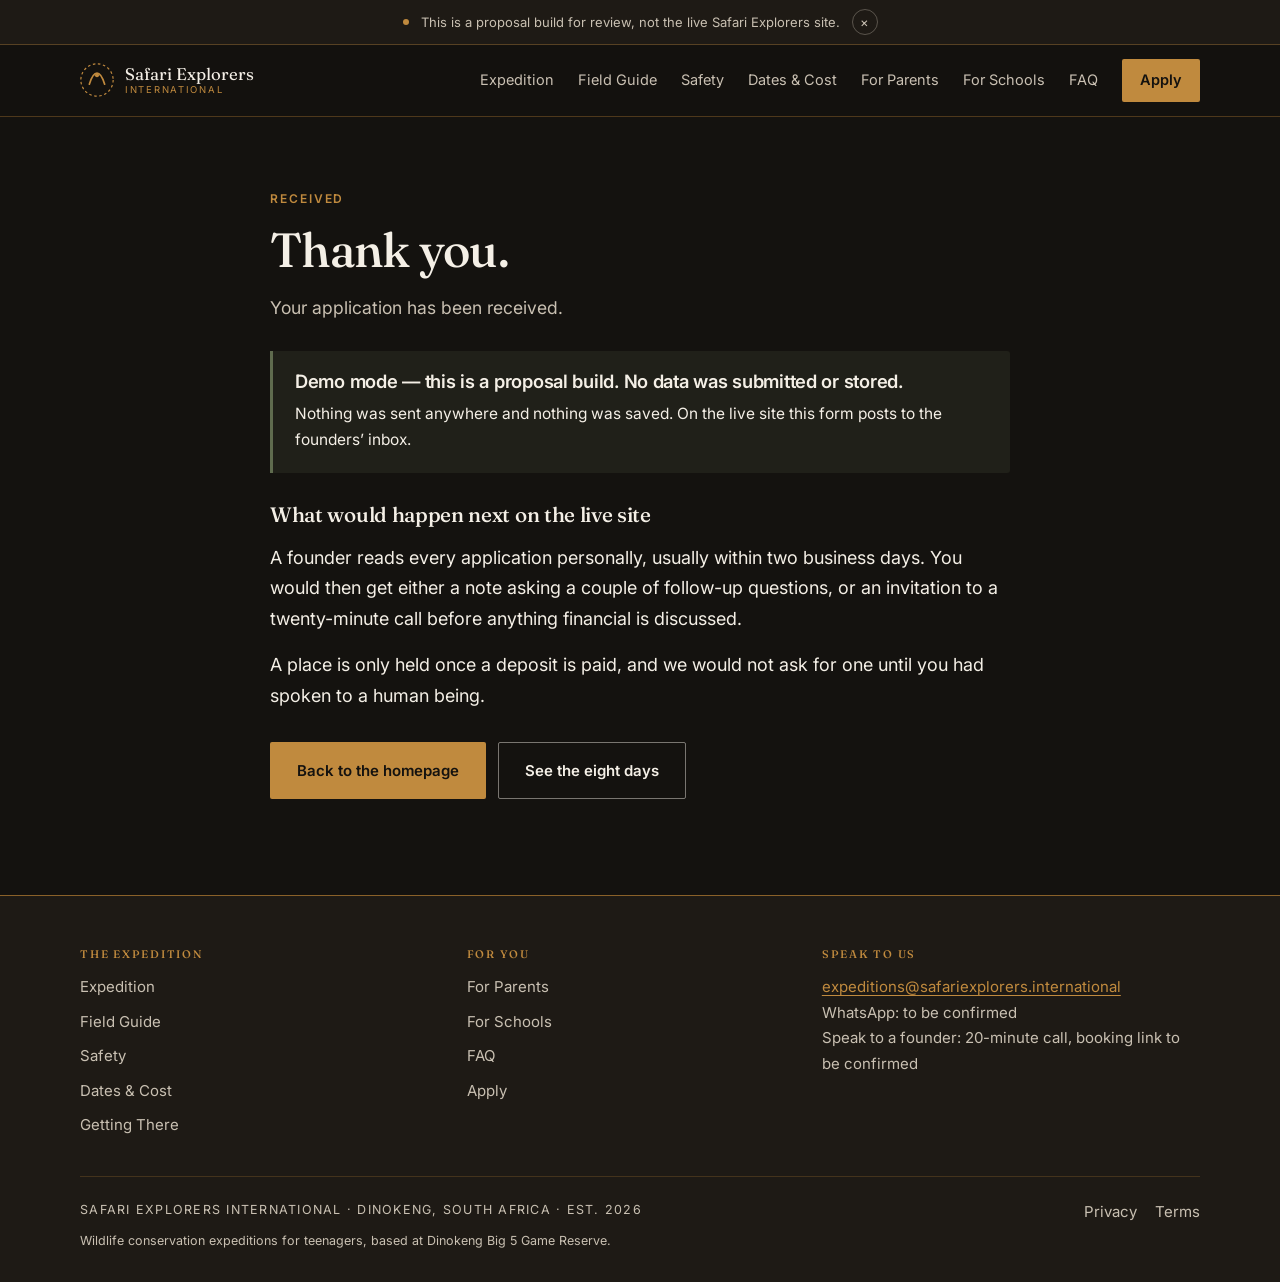
<file: thank-you/index.html>
<!DOCTYPE html>
<html lang="en" class="no-js">
<head>
<meta charset="utf-8">
<meta name="viewport" content="width=device-width, initial-scale=1">
<title>Thank You | Safari Explorers International</title>
<meta name="description" content="Confirmation page for applications and enquiries submitted through the Safari Explorers site.">
<link rel="canonical" href="https://devonhasenbroek-cmyk.github.io/safari-explorers-international/thank-you/">
<meta name="theme-color" content="#14120F">
<meta name="robots" content="noindex,follow">

<meta property="og:type" content="website">
<meta property="og:site_name" content="Safari Explorers International">
<meta property="og:title" content="Thank You | Safari Explorers International">
<meta property="og:description" content="Confirmation page for applications and enquiries submitted through the Safari Explorers site.">
<meta property="og:url" content="https://devonhasenbroek-cmyk.github.io/safari-explorers-international/thank-you/">
<meta property="og:image" content="https://devonhasenbroek-cmyk.github.io/safari-explorers-international/assets/img/og-share.jpg">
<meta property="og:image:width" content="1200">
<meta property="og:image:height" content="630">
<meta property="og:image:alt" content="Open bushveld at sunrise in Dinokeng Big 5 Game Reserve, South Africa.">
<meta name="twitter:card" content="summary_large_image">
<meta name="twitter:title" content="Thank You | Safari Explorers International">
<meta name="twitter:description" content="Confirmation page for applications and enquiries submitted through the Safari Explorers site.">
<meta name="twitter:image" content="https://devonhasenbroek-cmyk.github.io/safari-explorers-international/assets/img/og-share.jpg">

<link rel="icon" href="data:image/svg+xml,%3Csvg xmlns='http://www.w3.org/2000/svg' viewBox='0 0 40 40'%3E%3Crect width='40' height='40' fill='%2314120F'/%3E%3Cpath d='M11 26c2.6-8.4 6-13 9-13s6.4 4.6 9 13' fill='none' stroke='%23C08A3E' stroke-width='2.4' stroke-linecap='round'/%3E%3Ccircle cx='20' cy='15' r='2.6' fill='%23C08A3E'/%3E%3C/svg%3E">

<link rel="preconnect" href="https://fonts.googleapis.com">
<link rel="preconnect" href="https://fonts.gstatic.com" crossorigin>
<link href="https://fonts.googleapis.com/css2?family=Fraunces:opsz,wght@9..144,400;9..144,500;9..144,600&family=Inter:wght@400;500;600&display=swap" rel="stylesheet">
<link rel="stylesheet" href="../assets/css/site.css">

<!-- Analytics is deliberately absent from this proposal build.
     When the founders are ready, uncomment and set the real domain.
<script defer data-domain="safariexplorers.international" src="https://plausible.io/js/script.js"></script>
-->
</head>
<body data-base="../">
<a class="skip-link" href="#main">Skip to content</a>

<!-- SHARED RIBBON — keep identical across all pages -->
<div class="ribbon">
  <div class="ribbon__inner">
    <span class="ribbon__dot" aria-hidden="true"></span>
    <span>This is a proposal build for review, not the live Safari Explorers site.</span>
    <button class="ribbon__close" type="button" aria-label="Dismiss this notice">&times;</button>
  </div>
</div>
<!-- /SHARED RIBBON -->

<!-- SHARED HEADER — keep identical across all pages -->
<header class="site-header">
  <div class="wrap site-header__inner">
    <a class="brand" href="../index.html">
      <svg class="brand__mark" viewBox="0 0 40 40" aria-hidden="true" focusable="false"><circle cx="20" cy="20" r="19" fill="none" stroke="#C08A3E" stroke-width="1.4" stroke-dasharray="3 3"/><path d="M11 25c2.6-8.4 6-13 9-13s6.4 4.6 9 13" fill="none" stroke="#C08A3E" stroke-width="2" stroke-linecap="round"/><circle cx="20" cy="14.5" r="2.4" fill="#C08A3E"/></svg>
      <span class="brand__text">Safari Explorers<span>International</span></span>
    </a>
    <nav class="nav" aria-label="Primary">
        <a href="../expedition/">Expedition</a>
        <a href="../field-guide/">Field Guide</a>
        <a href="../safety/">Safety</a>
        <a href="../dates-and-cost/">Dates &amp; Cost</a>
        <a href="../for-parents/">For Parents</a>
        <a href="../for-schools/">For Schools</a>
        <a href="../faq/">FAQ</a>
      <a class="nav__cta" href="../apply/">Apply</a>
    </nav>
    <button class="nav-toggle" type="button" aria-expanded="false" aria-controls="menu">
      <svg width="18" height="18" viewBox="0 0 24 24" fill="none" stroke="currentColor" stroke-width="2" aria-hidden="true"><path d="M3 6h18M3 12h18M3 18h18" stroke-linecap="round"/></svg>
      Menu
    </button>
  </div>
</header>

<div class="menu" id="menu" hidden>
  <div class="menu__top">
    <button class="menu__close" type="button" aria-label="Close menu">&times;</button>
  </div>
  <nav class="menu__list" aria-label="Mobile">
      <a href="../expedition/">Expedition</a>
      <a href="../field-guide/">Field Guide</a>
      <a href="../safety/">Safety</a>
      <a href="../dates-and-cost/">Dates &amp; Cost</a>
      <a href="../for-parents/">For Parents</a>
      <a href="../for-schools/">For Schools</a>
      <a href="../faq/">FAQ</a>
  </nav>
  <a class="btn btn--primary menu__cta" href="../apply/">Start the Application</a>
</div>
<!-- /SHARED HEADER -->

<main id="main">

<section class="section" style="padding-top:72px">
  <div class="wrap-narrow">
    <p class="label">Received</p>
    <h1 style="font-size:clamp(1.9rem,4.6vw,3rem)">Thank you.</h1>
    <p class="lede" style="margin-top:16px" data-thanks-kind>Your application has been received.</p>

    <div class="note note--demo" style="margin-top:28px">
      <h2 style="font-size:1.15rem;font-family:Inter,sans-serif;font-weight:600">Demo mode &mdash; this is a proposal build. No data was submitted or stored.</h2>
      <p style="margin-top:.6em;font-size:15.5px">Nothing was sent anywhere and nothing was saved. On the live site this form posts to the founders&rsquo; inbox.</p>
    </div>

    <div class="stack" style="margin-top:30px">
      <h2 style="font-size:1.3rem">What would happen next on the live site</h2>
      <p>A founder reads every application personally, usually within two business days. You would then get either a note asking a couple of follow-up questions, or an invitation to a twenty-minute call before anything financial is discussed.</p>
      <p>A place is only held once a deposit is paid, and we would not ask for one until you had spoken to a human being.</p>
    </div>

    <div class="btn-row" style="margin-top:30px">
      <a class="btn btn--primary" href="../index.html">Back to the homepage</a>
      <a class="btn btn--outline" href="../expedition/">See the eight days</a>
    </div>
  </div>
</section>

</main>

<!-- SHARED FOOTER — keep identical across all pages -->
<footer class="site-footer">
  <div class="wrap">
    <div class="footer-grid">
      <div>
        <h2>The expedition</h2>
        <div class="footer-links">
          <a href="../expedition/">Expedition</a>
          <a href="../field-guide/">Field Guide</a>
          <a href="../safety/">Safety</a>
          <a href="../dates-and-cost/">Dates &amp; Cost</a>
          <a href="../getting-there/">Getting There</a>
        </div>
      </div>
      <div>
        <h2>For you</h2>
        <div class="footer-links">
          <a href="../for-parents/">For Parents</a>
          <a href="../for-schools/">For Schools</a>
          <a href="../faq/">FAQ</a>
          <a href="../apply/">Apply</a>
        </div>
      </div>
      <div class="footer-contact">
        <h2>Speak to us</h2>
        <p>
          <a href="mailto:expeditions@safariexplorers.international">expeditions@safariexplorers.international</a><br>
          <!-- CLIENT TO SUPPLY: WhatsApp business number -->
          WhatsApp: to be confirmed<br>
          <!-- CLIENT TO SUPPLY: scheduling link for founder calls (Calendly or similar) -->
          Speak to a founder: 20-minute call, booking link to be confirmed
        </p>
      </div>
    </div>
    <div class="legal">
      <span class="legal__mark">SAFARI EXPLORERS INTERNATIONAL · DINOKENG, SOUTH AFRICA · EST. 2026</span>
      <span class="footer-links" style="flex-direction:row;gap:18px">
        <a href="../privacy/">Privacy</a>
        <a href="../terms/">Terms</a>
      </span>
    </div>
    <p class="legal" style="border:0;margin-top:6px;padding-top:0">
      Wildlife conservation expeditions for teenagers, based at Dinokeng Big 5 Game Reserve.
    </p>
  </div>
</footer>
<!-- /SHARED FOOTER -->

<script src="../assets/js/site.js"></script>
<script type="application/ld+json">
{
  "@context": "https://schema.org",
  "@type": "BreadcrumbList",
  "itemListElement": [
    { "@type": "ListItem", "position": 1, "name": "Home", "item": "https://devonhasenbroek-cmyk.github.io/safari-explorers-international/" },
    { "@type": "ListItem", "position": 2, "name": "Thank you", "item": "https://devonhasenbroek-cmyk.github.io/safari-explorers-international/thank-you/" }
  ]
}
</script>
</body>
</html>
</file>
<file: assets/css/site.css>
/* ==========================================================================
   Safari Explorers International — proposal build
   Design system. Plain CSS, no build step, no preprocessor.

   Contrast notes (measured, WCAG AA):
     bone     on ink   16.3:1
     bone-dim on ink   10.4:1
     brass    on ink    6.2:1   -> safe for text on DARK sections only
     brass    on bone   2.6:1   -> FAILS. On LIGHT sections use --brass-lo (4.8:1)
     ink      on bone  16.3:1
     ink      on sand  12.3:1
   ========================================================================== */

:root{
  --ink:        #14120F;
  --ink-soft:   #1E1A15;
  --bone:       #F4EFE6;
  --bone-dim:   #C9C0B2;
  --brass:      #C08A3E;
  --brass-lo:   #8A6129;
  --olive:      #5F6B4E;
  --clay:       #A8563C;
  --sand:       #DDD0B8;

  --measure: 68ch;
  --pad-x: 24px;
  --section-y: 56px;
  --rule: 1px solid var(--brass-lo);
  --ease: cubic-bezier(.22,.9,.32,1);
}

@media (min-width: 900px){
  :root{ --pad-x: 40px; --section-y: 96px; }
}

/* ---------- reset ---------- */
*,*::before,*::after{ box-sizing:border-box; }
html{ -webkit-text-size-adjust:100%; }
body,h1,h2,h3,h4,p,figure,blockquote,dl,dd,ul,ol{ margin:0; }
ul[class],ol[class]{ list-style:none; padding:0; }
img,svg,video{ display:block; max-width:100%; }
/* images ship as <picture><source webp><img jpg></picture>. The wrapper is inline
   by default, which breaks every height:100% + object-fit container it sits in. */
picture{ display:contents; }
button,input,select,textarea{ font:inherit; color:inherit; }
html,body{ overflow-x:hidden; overflow-x:clip; }

body{
  background:var(--ink);
  color:var(--bone);
  font-family:Inter,system-ui,-apple-system,"Segoe UI",Roboto,sans-serif;
  font-size:17px;
  line-height:1.7;
  -webkit-font-smoothing:antialiased;
}
@media (min-width:900px){ body{ font-size:18px; } }

h1,h2,h3{
  font-family:Fraunces,Georgia,"Times New Roman",serif;
  font-weight:500;
  font-optical-sizing:auto;
  line-height:1.12;
  letter-spacing:-.015em;
}
h1{ font-size:clamp(2.1rem,6vw,4rem); }
h2{ font-size:clamp(1.6rem,3.6vw,2.6rem); }
h3{ font-size:clamp(1.15rem,2vw,1.5rem); }
h4{ font-family:Inter,system-ui,sans-serif; font-weight:600; font-size:1rem; }
em.accent{ font-style:italic; color:var(--brass); }

a{ color:inherit; }
p a,li a{ color:var(--brass); text-decoration:underline; text-underline-offset:.18em; }
.on-light p a,.on-light li a{ color:var(--brass-lo); }
p a:hover,li a:hover{ text-decoration-thickness:2px; }

:focus-visible{ outline:3px solid var(--brass); outline-offset:3px; border-radius:2px; }

.skip-link{
  position:absolute; left:-9999px; top:0; z-index:200;
  background:var(--brass); color:var(--ink); padding:12px 20px; font-weight:600;
}
.skip-link:focus{ left:0; }

.sr-only{
  position:absolute; width:1px; height:1px; padding:0; margin:-1px;
  overflow:hidden; clip:rect(0,0,0,0); white-space:nowrap; border:0;
}

/* ---------- layout ---------- */
.wrap{ width:100%; max-width:1200px; margin-inline:auto; padding-inline:var(--pad-x); }
.wrap-narrow{ width:100%; max-width:820px; margin-inline:auto; padding-inline:var(--pad-x); }
.section{ padding-block:var(--section-y); }
.section + .section{ border-top:var(--rule); }
.measure{ max-width:var(--measure); }
.stack > * + *{ margin-top:1rem; }
.stack-lg > * + *{ margin-top:2rem; }

.on-light{ background:var(--bone); color:var(--ink); }
.on-light .label{ color:var(--brass-lo); }
.on-light .hairline{ border-color:rgba(20,18,15,.18); }
.on-sand{ background:var(--sand); color:var(--ink); }
.on-sand .label{ color:var(--brass-lo); }
.on-soft{ background:var(--ink-soft); }

.label{
  font-family:Inter,system-ui,sans-serif;
  font-size:11px; font-weight:600; letter-spacing:.16em; text-transform:uppercase;
  color:var(--brass); margin:0 0 14px;
}
@media (min-width:900px){ .label{ font-size:12px; } }

.lede{ font-size:1.1rem; color:var(--bone-dim); }
.on-light .lede,.on-sand .lede{ color:#4A443A; }
.hairline{ border:0; border-top:var(--rule); margin-block:0; }

/* ---------- proposal ribbon ---------- */
.ribbon{
  position:relative; z-index:60;
  background:var(--ink-soft); color:var(--bone-dim);
  border-bottom:1px solid rgba(192,138,62,.35);
  font-size:13px;
}
.ribbon__inner{ display:flex; align-items:center; gap:12px; justify-content:center;
  padding:9px var(--pad-x); text-align:center; }
.ribbon__dot{ width:6px; height:6px; border-radius:50%; background:var(--brass); flex:none; }
.ribbon__close{
  background:none; border:1px solid rgba(201,192,178,.35); color:var(--bone-dim);
  width:26px; height:26px; border-radius:50%; cursor:pointer; line-height:1; flex:none;
}
.ribbon__close:hover{ border-color:var(--brass); color:var(--brass); }
.ribbon[hidden]{ display:none; }

/* ---------- header ---------- */
.site-header{
  position:sticky; top:0; z-index:50;
  background:rgba(20,18,15,.94);
  backdrop-filter:blur(10px);
  border-bottom:1px solid rgba(138,97,41,.5);
}
.site-header__inner{ display:flex; align-items:center; justify-content:space-between; gap:16px;
  padding-block:14px; }
.brand{ display:flex; align-items:center; gap:11px; text-decoration:none; flex:none; }
.brand__mark{ width:34px; height:34px; flex:none; }
.brand__text{ font-family:Fraunces,Georgia,serif; font-size:1.05rem; line-height:1.1; color:var(--bone); }
.brand__text span{ display:block; font-family:Inter,sans-serif; font-size:9.5px; letter-spacing:.18em;
  text-transform:uppercase; color:var(--brass); margin-top:2px; }

.nav{ display:none; }
.nav-toggle{
  display:inline-flex; align-items:center; gap:9px; background:none;
  border:1px solid rgba(201,192,178,.4); color:var(--bone);
  padding:9px 14px; border-radius:2px; cursor:pointer; font-size:14px;
}
.nav-toggle:hover{ border-color:var(--brass); }

/* desktop nav takes over. This block must come AFTER the base .nav-toggle rule:
   equal specificity means source order decides, and the toggle would otherwise
   stay visible alongside the full nav. */
@media (min-width:1060px){
  .nav{ display:flex; align-items:center; gap:24px; }
  .nav a{ text-decoration:none; font-size:14.5px; color:var(--bone-dim); }
  .nav a:hover,.nav a[aria-current="page"]{ color:var(--bone); }
  .nav a[aria-current="page"]{ box-shadow:inset 0 -1px 0 var(--brass); }
  .nav__cta{ background:var(--brass); color:var(--ink) !important; font-weight:600;
    padding:9px 18px; border-radius:2px; }
  .nav__cta:hover{ background:#D79C48; }
  .nav-toggle{ display:none; }
}

/* mobile overlay menu */
.menu{
  position:fixed; inset:0; z-index:80; background:var(--ink);
  display:flex; flex-direction:column; padding:22px var(--pad-x) 40px;
  overflow-y:auto;
}
.menu[hidden]{ display:none; }
.menu__top{ display:flex; justify-content:flex-end; }
.menu__close{ background:none; border:1px solid rgba(201,192,178,.4); color:var(--bone);
  width:44px; height:44px; border-radius:2px; cursor:pointer; font-size:20px; }
.menu__list{ margin-top:24px; display:flex; flex-direction:column; }
.menu__list a{
  text-decoration:none; font-family:Fraunces,Georgia,serif; font-size:1.7rem;
  padding:15px 0; border-bottom:1px solid rgba(138,97,41,.35); color:var(--bone);
}
.menu__list a:last-child{ border-bottom:0; }
.menu__cta{ margin-top:26px; }

/* ---------- buttons ---------- */
.btn{
  display:inline-flex; align-items:center; justify-content:center; gap:9px;
  padding:15px 26px; border-radius:2px; border:1px solid transparent;
  font-weight:600; font-size:15px; text-decoration:none; cursor:pointer;
  transition:background .2s var(--ease), color .2s var(--ease), border-color .2s var(--ease);
  min-height:48px;
}
.btn--primary{ background:var(--brass); color:var(--ink); }
.btn--primary:hover{ background:#D79C48; }
.btn--outline{ border-color:rgba(244,239,230,.45); color:var(--bone); }
.btn--outline:hover{ border-color:var(--brass); color:var(--brass); }
.on-light .btn--outline,.on-sand .btn--outline{ border-color:rgba(20,18,15,.4); color:var(--ink); }
.on-light .btn--outline:hover,.on-sand .btn--outline:hover{ border-color:var(--brass-lo); color:var(--brass-lo); }
.btn-row{ display:flex; flex-wrap:wrap; gap:12px; }

/* ---------- hero ---------- */
.hero{ position:relative; isolation:isolate; min-height:min(78vh,720px); display:flex; align-items:flex-start; }
.hero__media{ position:absolute; inset:0; z-index:-2; overflow:hidden; }
.hero__media img{ width:100%; height:100%; object-fit:cover; object-position:center 60%; }
/* the film sits over the still and fades in only once it is genuinely playing,
   so a slow or failed load degrades to the poster rather than to a black box */
.hero__video{
  position:absolute; inset:0; width:100%; height:100%;
  object-fit:cover; object-position:center 58%;
  opacity:0; transition:opacity 1.1s ease-out;
}
.hero.video-on .hero__video{ opacity:1; }
@media (prefers-reduced-motion:reduce){ .hero__video{ display:none; } }
/* Two layers, both full-bleed so neither can clip against an edge and show a seam:
   a pool of shade where the words sit, over a base top-and-bottom gradient.
   Tuned against the BRIGHTEST frame of the film, not against the still. */
.hero__veil{
  position:absolute; inset:0; z-index:-1;
  background:
    radial-gradient(ellipse 62% 84% at 14% 42%,rgba(8,7,5,.93) 0%,rgba(8,7,5,.66) 44%,rgba(8,7,5,0) 80%),
    linear-gradient(to bottom,rgba(20,18,15,.76) 0%,rgba(20,18,15,.36) 36%,rgba(20,18,15,.16) 58%,rgba(20,18,15,.52) 100%);
}
@media (max-width:860px){
  .hero__veil{
    background:
      radial-gradient(ellipse 110% 70% at 50% 44%,rgba(8,7,5,.94) 0%,rgba(8,7,5,.82) 46%,rgba(8,7,5,0) 84%),
      linear-gradient(to bottom,rgba(20,18,15,.88) 0%,rgba(20,18,15,.62) 38%,rgba(20,18,15,.42) 62%,rgba(20,18,15,.7) 100%);
  }
}
.hero__inner{ padding-block:44px 72px; width:100%; }
/* brass sits mid-luminance and cannot reach 4.5:1 over moving footage at any
   sane scrim depth, so the hero eyebrow is cream here. The brass rule stays. */
.hero .label{ color:var(--bone); }
.hero h1{ margin-bottom:.4em; text-shadow:0 2px 22px rgba(10,9,7,.75); }
.hero .lede{ color:var(--bone); max-width:56ch; text-shadow:0 1px 14px rgba(10,9,7,.85); }
.hero .btn-row{ margin-top:30px; }

/* page header (inner pages) */
.page-head{ position:relative; isolation:isolate; padding-block:52px 44px; border-bottom:var(--rule); }
.page-head--img{ min-height:340px; display:flex; align-items:flex-end; }
.page-head--img .hero__media img{ object-position:center 55%; }
.page-head h1{ max-width:20ch; }
.page-head .lede{ margin-top:16px; max-width:60ch; }

/* ---------- stat bar ---------- */
.statbar{ display:grid; grid-template-columns:repeat(2,1fr); border-top:var(--rule); }
@media (min-width:820px){ .statbar{ grid-template-columns:repeat(4,1fr); } }
.statbar__item{ padding:22px var(--pad-x); border-bottom:var(--rule); }
.statbar__item + .statbar__item{ border-left:var(--rule); }
@media (max-width:819px){ .statbar__item:nth-child(odd){ border-left:0; } }
.statbar__n{ font-family:Fraunces,Georgia,serif; font-size:1.5rem; color:var(--brass); line-height:1.1; }
.statbar__l{ font-size:13px; color:var(--bone-dim); margin-top:5px; }

/* ---------- generic card grid ---------- */
.grid{ display:grid; gap:18px; }
.grid--2{ grid-template-columns:1fr; }
.grid--3{ grid-template-columns:1fr; }
.grid--4{ grid-template-columns:1fr; }
@media (min-width:700px){
  .grid--2{ grid-template-columns:repeat(2,1fr); }
  .grid--3{ grid-template-columns:repeat(2,1fr); }
  .grid--4{ grid-template-columns:repeat(2,1fr); }
}
@media (min-width:1000px){
  .grid--3{ grid-template-columns:repeat(3,1fr); }
  .grid--4{ grid-template-columns:repeat(4,1fr); }
}

.card{
  background:var(--ink-soft); border:1px solid rgba(138,97,41,.4);
  border-radius:3px; padding:26px 24px;
}
.on-light .card,.on-sand .card{ background:#FFFDF8; border-color:rgba(20,18,15,.14); }
.card h3{ margin-bottom:.45em; }
.card p{ color:var(--bone-dim); font-size:15.5px; }
.on-light .card p,.on-sand .card p{ color:#4A443A; }
.card__n{ font-family:Inter,sans-serif; font-size:11px; font-weight:600; letter-spacing:.16em;
  text-transform:uppercase; color:var(--brass); margin-bottom:10px; }
.on-light .card__n,.on-sand .card__n{ color:var(--brass-lo); }

/* trust grid */
.trust{ display:grid; gap:1px; background:rgba(138,97,41,.4); border:1px solid rgba(138,97,41,.4); }
@media (min-width:700px){ .trust{ grid-template-columns:repeat(2,1fr); } }
@media (min-width:1050px){ .trust{ grid-template-columns:repeat(3,1fr); } }
.trust__item{ background:var(--ink); padding:26px 24px; }
.trust__item h3{ font-family:Inter,sans-serif; font-weight:600; font-size:16px; letter-spacing:-.01em;
  color:var(--bone); margin-bottom:8px; }
.trust__item p{ font-size:15px; color:var(--bone-dim); }
.trust__tick{ width:22px; height:22px; color:var(--brass); margin-bottom:12px; }

/* pillars over image */
.band{ position:relative; isolation:isolate; }
.band__media{ position:absolute; inset:0; z-index:-2; }
.band__media img{ width:100%; height:100%; object-fit:cover; }
.band__veil{ position:absolute; inset:0; z-index:-1; background:rgba(20,18,15,.82); }

/* full-bleed image band */
.bleed{ position:relative; height:clamp(240px,42vw,460px); }
.bleed img{ width:100%; height:100%; object-fit:cover; }
.bleed__cap{
  position:absolute; left:0; right:0; bottom:0; padding:26px var(--pad-x);
  background:linear-gradient(to top,rgba(20,18,15,.9),transparent);
  font-size:13px; color:var(--bone-dim);
}

/* ---------- team ---------- */
.person__mono{
  width:100%; aspect-ratio:4/5; background:var(--olive); color:var(--bone);
  display:flex; align-items:center; justify-content:center;
  font-family:Fraunces,Georgia,serif; font-size:2.4rem; letter-spacing:.04em;
  border-radius:3px 3px 0 0;
}
.person__body{ padding:20px 20px 24px; }
.person{ background:var(--ink-soft); border:1px solid rgba(138,97,41,.4); border-radius:3px; overflow:hidden; }
.person h3{ font-size:1.15rem; margin-bottom:4px; }
.person__role{ font-size:12px; letter-spacing:.1em; text-transform:uppercase; color:var(--brass); margin-bottom:10px; }
.person p{ font-size:15px; color:var(--bone-dim); }

/* ---------- founders' statement ---------- */
.statement{ border-left:3px solid var(--brass); padding:6px 0 6px 26px; }
.statement p{ font-family:Fraunces,Georgia,serif; font-size:clamp(1.05rem,1.7vw,1.3rem); line-height:1.55; }
.statement__sign{ margin-top:20px; font-size:14px; letter-spacing:.06em; color:var(--brass); }

/* ---------- horizontal scroller ---------- */
.scroller{ display:flex; gap:14px; overflow-x:auto; padding-bottom:12px; scroll-snap-type:x mandatory;
  scrollbar-width:thin; }
.scroller > *{ flex:0 0 260px; scroll-snap-align:start; }
.scroller::-webkit-scrollbar{ height:8px; }
.scroller::-webkit-scrollbar-thumb{ background:rgba(192,138,62,.5); border-radius:4px; }

/* ---------- accordion ---------- */
.acc{ border-top:var(--rule); }
.acc details{ border-bottom:var(--rule); }
.acc summary{
  list-style:none; cursor:pointer; padding:20px 0; display:flex; gap:18px;
  align-items:baseline; justify-content:space-between;
}
.acc summary::-webkit-details-marker{ display:none; }
.acc summary h3{ font-size:1.12rem; }
.acc__n{ font-family:Inter,sans-serif; font-size:11px; font-weight:600; letter-spacing:.16em;
  text-transform:uppercase; color:var(--brass); display:block; margin-bottom:6px; }
.on-light .acc__n{ color:var(--brass-lo); }
.acc__ico{ flex:none; width:20px; height:20px; color:var(--brass); transition:transform .25s var(--ease); }
.acc details[open] .acc__ico{ transform:rotate(45deg); }
.acc__body{ padding-bottom:24px; }
.acc__body p{ color:var(--bone-dim); max-width:var(--measure); }
.on-light .acc__body p{ color:#4A443A; }
.acc__body p + p{ margin-top:.9rem; }

/* ---------- timetable ---------- */
.timetable{ width:100%; border-collapse:collapse; font-size:15.5px; }
.timetable th,.timetable td{ text-align:left; padding:12px 14px; border-bottom:1px solid rgba(138,97,41,.35); vertical-align:top; }
.timetable th{ font-size:11px; letter-spacing:.14em; text-transform:uppercase; color:var(--brass); font-weight:600; }
.timetable td:first-child{ font-family:Inter,sans-serif; font-variant-numeric:tabular-nums; color:var(--brass); white-space:nowrap; width:1%; }
.on-light .timetable td:first-child{ color:var(--brass-lo); }
.on-light .timetable th{ color:var(--brass-lo); }
.on-light .timetable th,.on-light .timetable td{ border-color:rgba(20,18,15,.16); }

/* ---------- intensity meter ---------- */
.intensity{ display:flex; align-items:center; gap:10px; margin-bottom:16px; }
.intensity__ico{ width:30px; height:30px; color:rgba(201,192,178,.28); }
.intensity__ico--on{ color:var(--brass); }
.intensity__score{ font-family:Fraunces,Georgia,serif; font-size:1.4rem; margin-left:6px; }

/* ---------- species ---------- */
.species{ background:var(--ink-soft); border:1px solid rgba(138,97,41,.4); border-radius:3px; overflow:hidden;
  display:flex; flex-direction:column; }
.species__fig{ position:relative; aspect-ratio:4/3; overflow:hidden; background:var(--ink); }
/* absolutely positioned rather than height:100%. A percentage height does not
   resolve against an aspect-ratio-derived parent, so the image falls back to its
   auto height: harmless for a landscape source, but a portrait source then forces
   the card taller than its siblings and breaks the whole row. */
.species__fig img{ position:absolute; inset:0; width:100%; height:100%; object-fit:cover; }
.species__body{ padding:22px 22px 24px; display:flex; flex-direction:column; gap:9px; flex:1; }
.species h3{ font-size:1.2rem; }
.species__sci{ font-style:italic; font-size:14px; color:var(--bone-dim); margin-top:-6px; }
.species p{ font-size:15px; color:var(--bone-dim); }
.species__field{ margin-top:auto; padding-top:14px; border-top:1px solid rgba(138,97,41,.4); font-size:14.5px; color:var(--bone-dim); }
.species__field b{ display:block; font-size:11px; letter-spacing:.14em; text-transform:uppercase;
  color:var(--brass); font-weight:600; margin-bottom:5px; }
.iucn{
  display:inline-block; font-size:11px; font-weight:600; letter-spacing:.1em; text-transform:uppercase;
  padding:5px 11px; border-radius:100px; border:1px solid transparent; align-self:flex-start;
}
.iucn--en{ background:var(--clay); color:var(--bone); }
.iucn--vu{ background:#B8792F; color:#14120F; }
.iucn--nt{ background:var(--sand); color:#14120F; }
.iucn--lc{ background:var(--olive); color:var(--bone); }

/* ---------- pricing ---------- */
.price{ border:1px solid var(--brass-lo); border-radius:3px; padding:30px 26px; background:var(--ink-soft); }
.price__now{ font-family:Fraunces,Georgia,serif; font-size:clamp(2rem,4.6vw,2.9rem); color:var(--brass); line-height:1.05; }
.price__unit{ font-size:14px; color:var(--bone-dim); margin-top:8px; }
.price__row{ display:flex; justify-content:space-between; gap:18px; padding:11px 0;
  border-bottom:1px solid rgba(138,97,41,.35); font-size:15.5px; }
.price__row:last-child{ border-bottom:0; }
.price__row dt{ color:var(--bone-dim); }
.price__row dd{ margin:0; text-align:right; }
.fx{ font-size:14px; color:var(--bone-dim); }

.guarantee{ border:2px solid var(--brass); border-radius:3px; padding:26px 24px; background:rgba(192,138,62,.08); }
.guarantee h3{ color:var(--brass); margin-bottom:.4em; }

.note{ border-left:3px solid var(--olive); padding-left:20px; }
.note--demo{ border-color:var(--olive); background:rgba(95,107,78,.16); border-left-width:3px;
  padding:20px 22px; border-radius:0 3px 3px 0; }

/* ---------- comparison table ---------- */
.table-scroll{ overflow-x:auto; }
.cmp{ width:100%; border-collapse:collapse; font-size:15px; min-width:640px; }
.cmp th,.cmp td{ padding:14px 16px; text-align:left; border-bottom:1px solid rgba(138,97,41,.35); vertical-align:top; }
.cmp thead th{ font-size:11px; letter-spacing:.14em; text-transform:uppercase; color:var(--brass); }
.cmp tbody th{ font-weight:500; color:var(--bone); width:26%; }
.cmp td{ color:var(--bone-dim); }
.cmp .is-us{ background:rgba(192,138,62,.1); }
.on-light .cmp th,.on-light .cmp td{ border-color:rgba(20,18,15,.16); }
.on-light .cmp thead th{ color:var(--brass-lo); }
.on-light .cmp tbody th{ color:var(--ink); }
.on-light .cmp td{ color:#4A443A; }

/* ---------- places remaining ---------- */
.places{ display:flex; flex-wrap:wrap; align-items:baseline; gap:10px 18px; }
.places__n{ font-family:Fraunces,Georgia,serif; font-size:clamp(1.8rem,4vw,2.6rem); color:var(--brass); }
.places__dots{ display:flex; gap:7px; margin-top:14px; }
.places__dot{ width:13px; height:13px; border-radius:50%; border:1px solid var(--brass); }
.places__dot--taken{ background:var(--brass); }

/* ---------- forms ---------- */
.form{ display:flex; flex-direction:column; gap:18px; }
.field{ display:flex; flex-direction:column; gap:7px; }
.field label{ font-size:14px; font-weight:600; }
.field .hint{ font-size:13px; color:var(--bone-dim); }
.on-light .field .hint{ color:#4A443A; }
.field input,.field select,.field textarea{
  background:rgba(244,239,230,.06); border:1px solid rgba(201,192,178,.4); color:var(--bone);
  padding:13px 14px; border-radius:2px; font-size:16px; width:100%;
}
.on-light .field input,.on-light .field select,.on-light .field textarea{
  background:#FFFDF8; border-color:rgba(20,18,15,.3); color:var(--ink);
}
.field input:focus,.field select:focus,.field textarea:focus{ border-color:var(--brass); }
.field--error input,.field--error select,.field--error textarea{ border-color:var(--clay); }
.field__err{ font-size:13.5px; color:#E08A6E; }
.on-light .field__err{ color:#8E3A22; }
.field__err[hidden]{ display:none; }
.row-2{ display:grid; gap:18px; grid-template-columns:1fr; }
@media (min-width:640px){ .row-2{ grid-template-columns:1fr 1fr; } }
.hp{ position:absolute; left:-9999px; width:1px; height:1px; overflow:hidden; }

.steps{ display:flex; gap:8px; margin-bottom:26px; flex-wrap:wrap; }
.steps__i{ display:flex; align-items:center; gap:9px; font-size:13px; color:var(--bone-dim);
  padding:8px 14px; border:1px solid rgba(201,192,178,.3); border-radius:100px; }
.steps__i[aria-current="step"]{ border-color:var(--brass); color:var(--bone); }
.steps__i b{ color:var(--brass); font-variant-numeric:tabular-nums; }
.fieldset[hidden]{ display:none; }
fieldset{ border:0; padding:0; margin:0; }
legend{ padding:0; margin-bottom:14px; font-family:Fraunces,Georgia,serif; font-size:1.4rem; }

.form__status{ font-size:14.5px; }
.btn[aria-busy="true"]{ opacity:.7; pointer-events:none; }

/* ---------- footer ---------- */
.site-footer{ background:var(--ink-soft); border-top:var(--rule); padding-block:52px 30px; }
.footer-grid{ display:grid; gap:34px; grid-template-columns:1fr; }
@media (min-width:800px){ .footer-grid{ grid-template-columns:1.1fr 1fr 1.2fr; gap:40px; } }
.footer-grid h2{ font-size:11px; letter-spacing:.16em; text-transform:uppercase; color:var(--brass); margin-bottom:14px; }
.footer-links{ display:flex; flex-direction:column; gap:9px; }
.footer-links a{ font-size:15px; color:var(--bone-dim); text-decoration:none; }
.footer-links a:hover{ color:var(--bone); }
.footer-contact p{ font-size:15px; color:var(--bone-dim); }
.footer-contact a{ color:var(--brass); }
.legal{ margin-top:38px; padding-top:22px; border-top:1px solid rgba(138,97,41,.35);
  font-size:12.5px; color:var(--bone-dim); display:flex; flex-wrap:wrap; gap:8px 22px;
  justify-content:space-between; }
.legal__mark{ letter-spacing:.1em; }

/* ---------- scroll reveal ---------- */
.reveal{ opacity:0; transform:translateY(12px); transition:opacity .4s ease-out, transform .4s ease-out; }
.reveal.is-in{ opacity:1; transform:none; }
.no-js .reveal{ opacity:1; transform:none; }

@media (prefers-reduced-motion:reduce){
  *,*::before,*::after{ animation-duration:.01ms !important; animation-iteration-count:1 !important;
    transition-duration:.01ms !important; scroll-behavior:auto !important; }
  .reveal{ opacity:1 !important; transform:none !important; }
}

/* ---------- print ---------- */
@media print{
  .ribbon,.site-header,.menu,.nav-toggle,.btn-row,.site-footer{ display:none !important; }
  body{ background:#fff; color:#000; }
}
</file>
